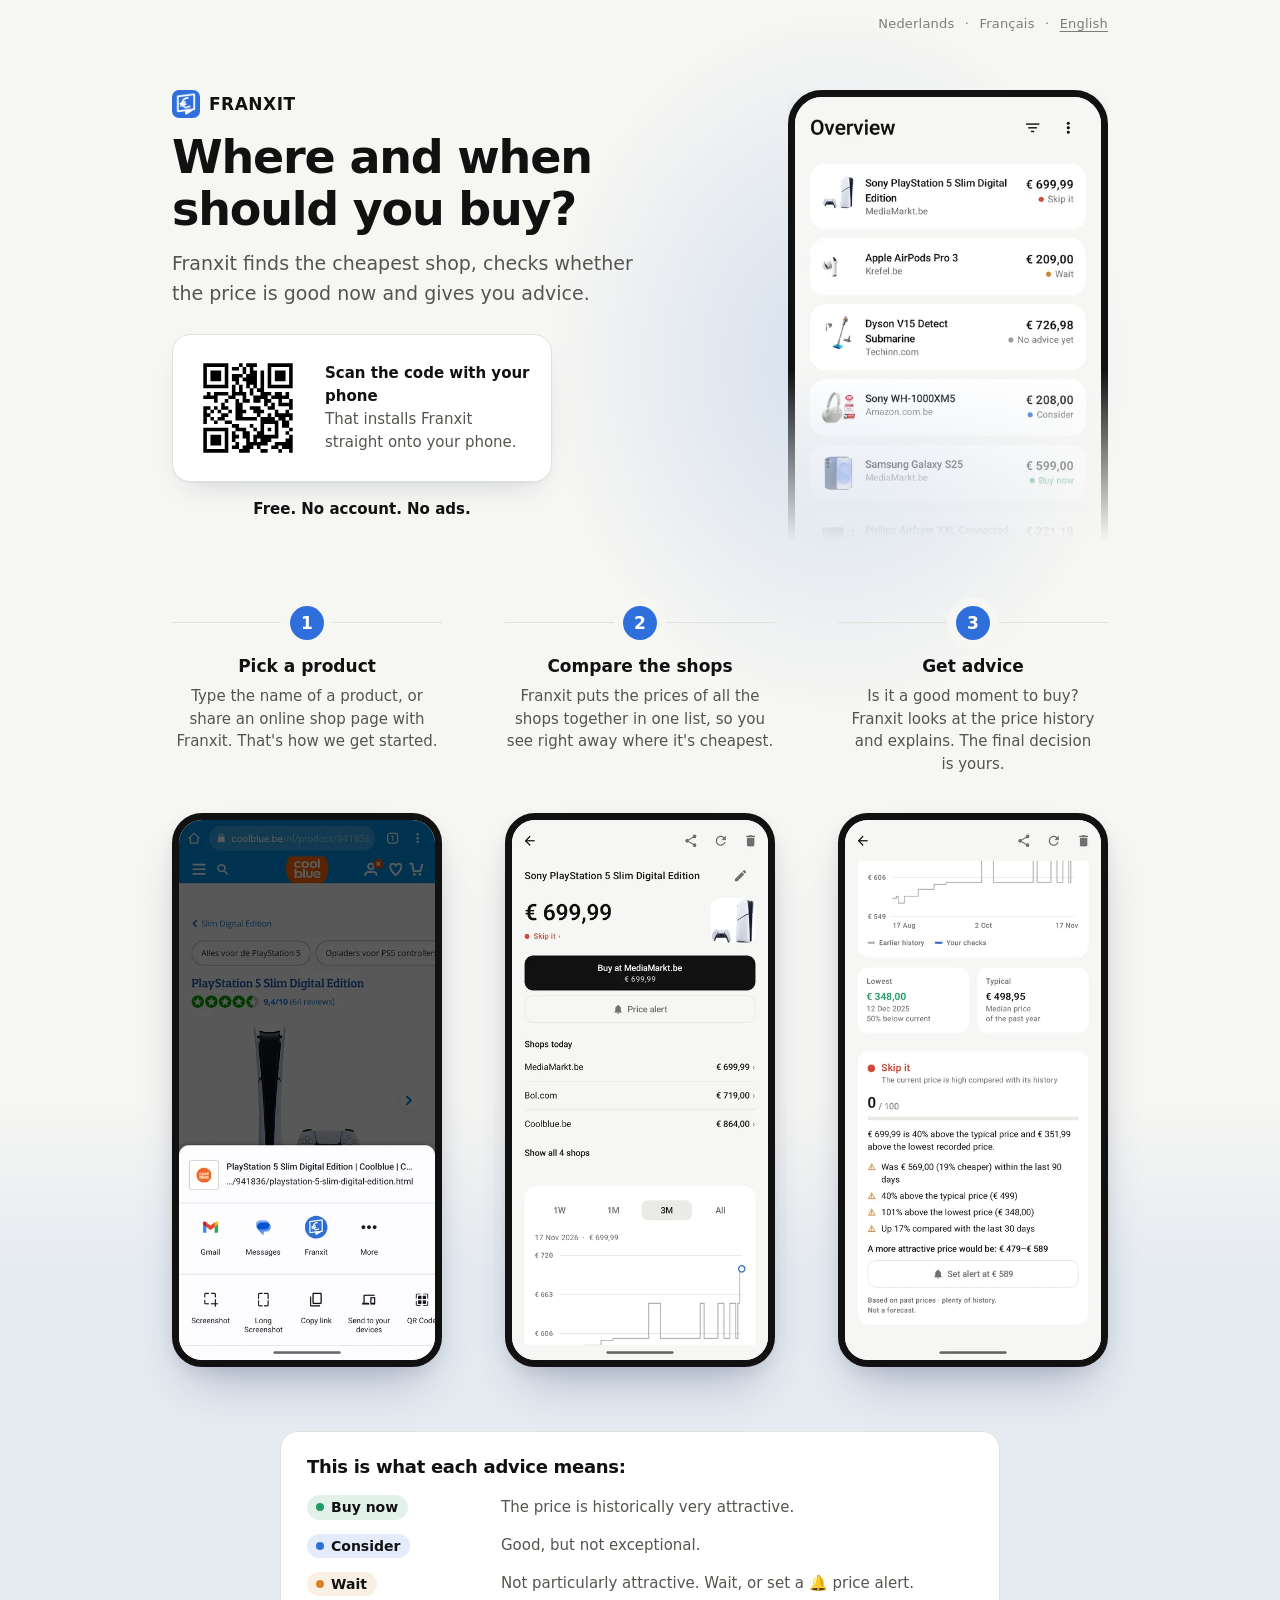
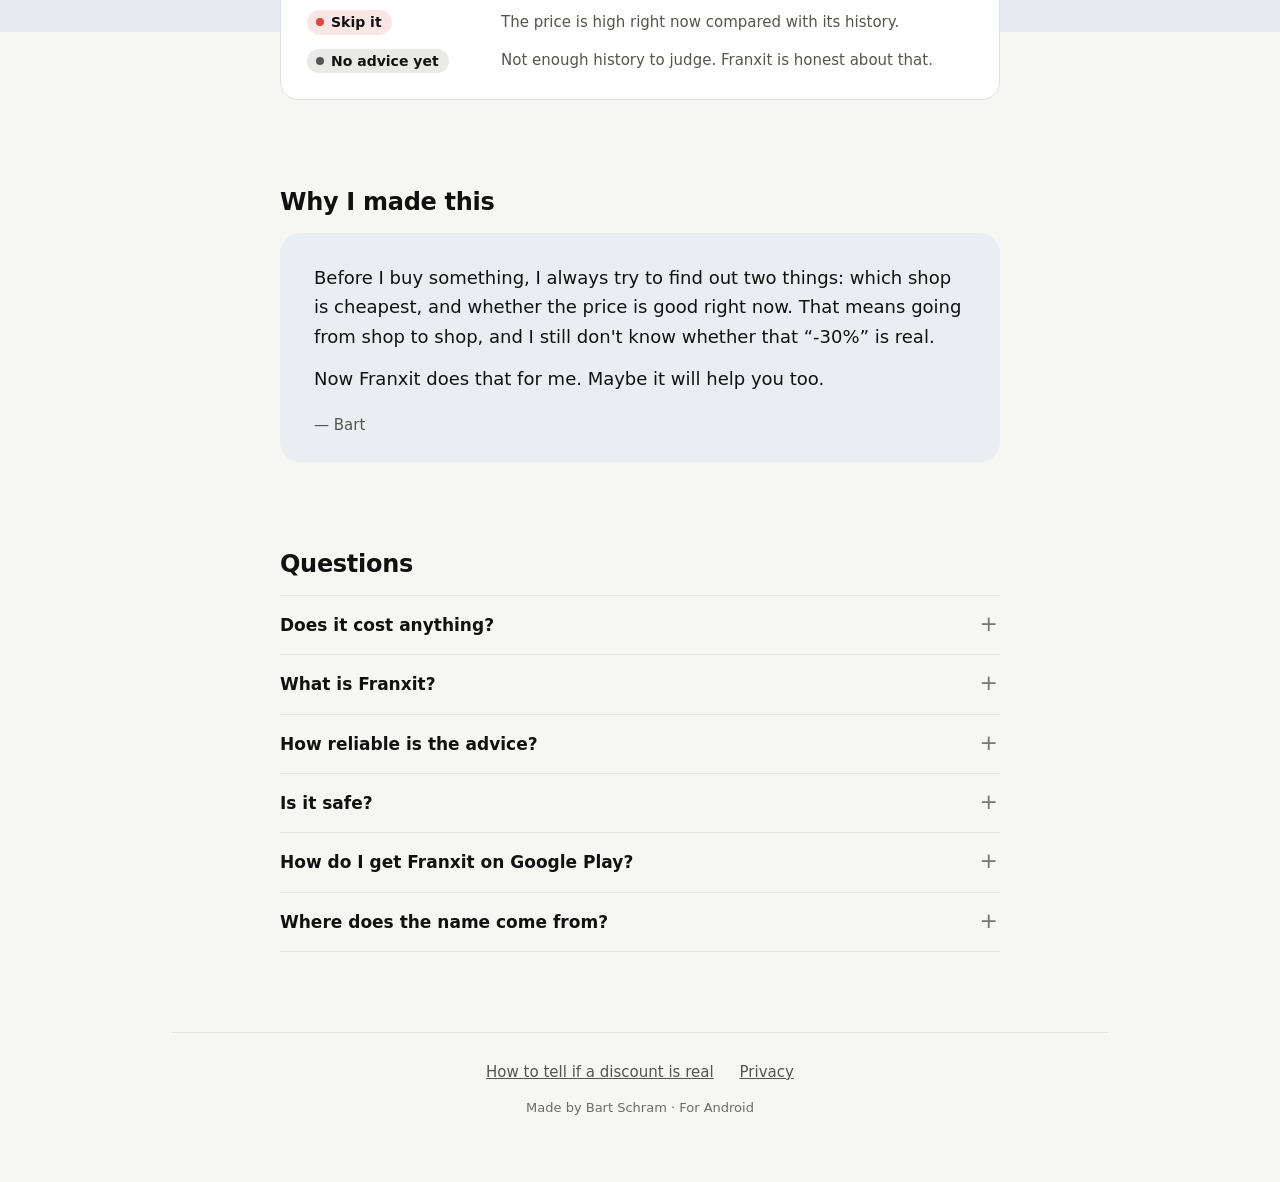
<file: index.html>
<!doctype html>
<html lang="nl">
<head>
<meta charset="utf-8">
<meta name="viewport" content="width=device-width, initial-scale=1">
<title>Franxit – gratis Android-app: waar en wanneer koop je best?</title>
<meta name="description" content="Zie in welke winkel het goedkoopst is en of de prijs nu goed zit: nu kopen of wachten. Gratis, zonder account en zonder reclame, voor Android.">
<meta name="theme-color" content="#2f6fdb">
<meta property="og:type" content="website">
<meta property="og:url" content="https://franxit.be/">
<meta property="og:locale" content="nl_BE">
<meta property="og:title" content="Franxit: waar en wanneer koop je best?">
<meta property="og:description" content="Zie in welke winkel het goedkoopst is en of de prijs nu goed zit: nu kopen of wachten. Gratis, zonder account en zonder reclame, voor Android.">
<meta property="og:image" content="https://franxit.be/preview.png?v=3">
<meta property="og:image:width" content="1200">
<meta property="og:image:height" content="630">
<meta property="og:site_name" content="Franxit">
<meta property="og:image:alt" content="Franxit: waar en wanneer koop je best?">
<meta name="twitter:card" content="summary_large_image">
<meta name="twitter:title" content="Franxit: waar en wanneer koop je best?">
<meta name="twitter:description" content="Zie in welke winkel het goedkoopst is en of de prijs nu goed zit: nu kopen of wachten. Gratis, zonder account en zonder reclame, voor Android.">
<meta name="twitter:image" content="https://franxit.be/preview.png?v=3">
<link rel="canonical" href="https://franxit.be/">
<meta name="robots" content="index,follow,max-snippet:-1,max-image-preview:large,max-video-preview:-1">
<script type="application/ld+json">{"@context": "https://schema.org", "@type": "SoftwareApplication", "name": "Franxit", "url": "https://franxit.be/", "inLanguage": "nl", "applicationCategory": "ShoppingApplication", "operatingSystem": "Android 8.0 or newer", "description": "Zie in welke winkel het goedkoopst is en of de prijs nu goed zit: nu kopen of wachten. Gratis, zonder account en zonder reclame, voor Android.", "image": "https://franxit.be/icon.png", "installUrl": "https://play.google.com/store/apps/details?id=com.bartschram.franxit", "offers": {"@type": "Offer", "price": "0", "priceCurrency": "EUR"}, "screenshot": ["https://franxit.be/screens/share.webp", "https://franxit.be/screens/nl/overview.webp", "https://franxit.be/screens/nl/advice.webp", "https://franxit.be/screens/nl/details.webp"], "featureList": ["Kies een product", "Vergelijk de winkels", "Krijg advies", "Volg het op"], "dateModified": "2026-11-20"}</script>
<script type="application/ld+json">{"@context": "https://schema.org", "@type": "WebSite", "name": "Franxit", "url": "https://franxit.be/", "inLanguage": "nl"}</script>
<script type="application/ld+json">{"@context": "https://schema.org", "@type": "FAQPage", "inLanguage": "nl", "mainEntity": [{"@type": "Question", "name": "Kost het iets?", "acceptedAnswer": {"@type": "Answer", "text": "Nee. Geen abonnement en geen reclame."}}, {"@type": "Question", "name": "Wat is Franxit?", "acceptedAnswer": {"@type": "Answer", "text": "Franxit is een gratis Android-app voor wie iets wil kopen. Je kiest een product. Franxit zoekt de goedkoopste winkel, kijkt of de prijs nu goed zit en geeft advies, zoals “nu kopen” of “wachten”. Geen account en geen reclame."}}, {"@type": "Question", "name": "Hoe betrouwbaar is het advies?", "acceptedAnswer": {"@type": "Answer", "text": "Zo betrouwbaar als de prijsgeschiedenis. Heeft een product te weinig geschiedenis, dan zegt Franxit “Nog geen advies” in plaats van te gokken. Het advies rust op wat er al gebeurd is, niet op een voorspelling."}}, {"@type": "Question", "name": "Is het veilig?", "acceptedAnswer": {"@type": "Answer", "text": "Franxit vraagt enkel toegang tot internet en meldingen. Er is geen account en je producten blijven op je gsm. De app meet niets over hoe je ze gebruikt. Het volledige verhaal staat hier."}}, {"@type": "Question", "name": "Hoe krijg ik Franxit via Google Play?", "acceptedAnswer": {"@type": "Answer", "text": "Franxit zit nog in early access. Stuur een mailtje naar hello@franxit.be met het e-mailadres van je Google-account. Dan krijg je toegang en kan je de app installeren via Google Play. Is Franxit voor iedereen beschikbaar, dan staat het gewoon in de Play Store."}}, {"@type": "Question", "name": "Waar komt de naam vandaan?", "acceptedAnswer": {"@type": "Answer", "text": "Van de Belgische frank en het Engelse “sit”. Op je geld blijven zitten tot het de moeite is."}}]}</script>
<link rel="alternate" hreflang="nl" href="https://franxit.be/">
<link rel="alternate" hreflang="fr" href="https://franxit.be/fr/">
<link rel="alternate" hreflang="en" href="https://franxit.be/en/">
<link rel="alternate" hreflang="x-default" href="https://franxit.be/">
<link rel="icon" href="/favicon.ico" sizes="48x48">
<link rel="icon" type="image/png" href="icon.png" sizes="256x256">
<link rel="apple-touch-icon" href="icon.png">
<script>try{if(!localStorage.getItem("lang")){var l=(navigator.language||"").slice(0,2);if(l==="fr")location.replace("/fr/");else if(l==="en")location.replace("/en/");}}catch(e){}</script>
<script>(function(){var u=navigator.userAgent||"",d=document.documentElement;d.className=/iPhone|iPad|iPod/.test(u)||(/Macintosh/.test(u)&&navigator.maxTouchPoints>1)?"ios":/Android/.test(u)?"android":"desktop";})();</script>
<style>
  :root {
    --bg: #f6f6f3; --card: #ffffff; --ink: #111111; --muted: #5d5d58; --line: #e2e2dc;
    --blue: #2f6fdb; --on-blue: #ffffff; --green: #1f9d61; --orange: #d9822b; --red: #d9483b;
    --track: #e6e6e0;
  }
  @media (prefers-color-scheme: dark) {
    :root { --bg: #0f0f10; --card: #1a1a1c; --ink: #f2f2ee; --muted: #a2a29c; --line: #2c2c2f; --track: #2e2e31; }
  }
  * { box-sizing: border-box; }
  /* No lonely words at the end of a line: short texts are balanced, longer ones kept even. */
  h1, h2, .lead, .sub, .note, .calm, .source, figcaption, .feature strong, .advice .what, summary { text-wrap: balance; }
  p, li, .feature p, details p, .advice p { text-wrap: pretty; }
  html { scroll-behavior: smooth; }
  body { margin: 0; background: var(--bg); color: var(--ink); font: 17px/1.55 system-ui, -apple-system, "Segoe UI", Roboto, sans-serif; }
  main { max-width: 1200px; margin: 0 auto; padding: 0 22px 64px; }
  .narrow { max-width: none; }
  a { color: var(--blue); }

  .hero { padding: 36px 0 8px; text-align: center; }
  .hero-shot { margin: 34px auto 0; width: 230px; height: 300px; overflow: hidden; -webkit-mask-image: linear-gradient(#000 70%, transparent); mask-image: linear-gradient(#000 70%, transparent); }
  .hero-shot img { display: block; width: 100%; height: auto; border: 7px solid #111; border-radius: 34px; box-shadow: 0 8px 24px rgba(0,0,0,.14); background: var(--card); }
  @media (min-width: 900px) {
    .hero { display: grid; grid-template-columns: 1fr 340px; gap: 96px; align-items: center; text-align: left; padding: 40px 0 0; }
    .hero-shot { margin: 0; width: 380px; height: 590px; overflow: hidden; -webkit-mask-image: linear-gradient(#000 80%, transparent); mask-image: linear-gradient(#000 80%, transparent); }
    .hero .lead { margin-left: 0; }
    h1 { font-size: 56px; }
    .lead { font-size: 21px; }
    h2 { margin-top: 96px; font-size: 28px; }
    .desktop .qr { max-width: 520px; }
    .qr img { width: 160px; height: 160px; }
    .hero .calm, .hero .source { max-width: 520px; }
    .desktop .copy { display: block; width: 100%; max-width: 440px; text-align: center; }
    .desktop .qr, .calm, .source { margin-left: 0; margin-right: 0; text-align: left; }
    .desktop .hero .qr { margin: 0 0 14px; }
    .hero .calm, .hero .source { margin-left: 0; margin-right: 0; max-width: 440px; text-align: center; }
  }
  .logo { width: 84px; height: 84px; border-radius: 21px; display: block; margin: 0 auto 18px; box-shadow: 0 6px 20px rgba(47,111,219,.28); }
  .brand { display: flex; align-items: center; justify-content: center; gap: 9px; font-weight: 700; letter-spacing: .5px; color: var(--ink); margin: 0 0 14px; }
  .brand img { width: 28px; height: 28px; border-radius: 7px; }
  @media (min-width: 900px) { .brand { justify-content: flex-start; } }
  h1 { font-size: 36px; line-height: 1.12; margin: 0 0 14px; letter-spacing: -0.6px; }
  .lead { color: var(--muted); font-size: 19px; margin: 0 auto 26px; max-width: 540px; }
  .get { display: block; max-width: 440px; margin: 0 auto; text-align: left; text-decoration: none; color: var(--ink); background: var(--card); border: 1px solid var(--line); border-radius: 18px; padding: 16px; }
  .get-top { display: flex; align-items: center; gap: 14px; }
  .get-icon { width: 52px; height: 52px; border-radius: 13px; flex: none; }
  .get-text strong { display: block; font-size: 18px; line-height: 1.25; }
  .get-text small { display: block; color: var(--muted); font-size: 14px; line-height: 1.4; margin-top: 3px; }
  .get-text small span { display: block; white-space: nowrap; }
  .get-text small #meta:empty, .get-text small #meta:not(.on) { display: none; }
  .get-go { display: block; margin-top: 14px; text-align: center; background: var(--blue); color: var(--on-blue); font-weight: 600; font-size: 17px; padding: 12px; border-radius: 12px; }
  .get:hover .get-go { filter: brightness(1.06); }
  .source { color: var(--muted); font-size: 14px; text-align: center; margin: 6px auto 0; max-width: 440px; }
  .version { color: var(--muted); font-size: 14px; text-align: center; margin: 10px 0 0; min-height: 1.4em; }
  .calm { color: var(--ink); font-size: 15px; font-weight: 600; text-align: center; margin: 16px auto 0; max-width: 420px; }

  .ios-note, .qr { display: none; }
  .ios .ios-note { display: block; max-width: 440px; margin: 0 auto 14px; background: var(--card); border: 1px solid var(--line); border-radius: 14px; padding: 12px 16px; font-size: 15px; color: var(--muted); text-align: left; }
  .ios .get, .ios .source { display: none; }
  .desktop .qr { display: flex; align-items: center; gap: 16px; max-width: 440px; margin: 0 auto 14px; text-align: left; color: var(--muted); font-size: 15px; background: var(--card); border: 1px solid var(--line); border-radius: 18px; padding: 14px 16px; }
  .qr strong { color: var(--ink); }
  .qr img { width: 124px; height: 124px; flex: none; background: #fff; image-rendering: pixelated; }
.steps { list-style: none; padding: 0; margin: 20px 0 0; display: grid; gap: 20px; counter-reset: s; }
  .steps li { counter-increment: s; display: grid; grid-template-columns: 34px 1fr; gap: 14px; align-items: start; margin: 0; }
  .steps li::before { content: counter(s); width: 34px; height: 34px; border-radius: 50%; background: var(--blue); color: var(--on-blue); font-weight: 700; display: grid; place-items: center; }
  @media (min-width: 900px) { .steps { grid-template-columns: repeat(3, 1fr); gap: 32px; } .steps li { grid-template-columns: 1fr; gap: 12px; align-content: start; } }
    .steps strong { display: block; }
  a:focus-visible, summary:focus-visible { outline: 3px solid var(--blue); outline-offset: 3px; border-radius: 6px; }
  .steps span { color: var(--muted); font-size: 15px; }
  .dl2 { display: block; max-width: 440px; margin: 16px auto 0; text-align: center; background: var(--blue); color: var(--on-blue); font-weight: 600; padding: 12px; border-radius: 12px; text-decoration: none; }
  .ios .dl2, .desktop .dl2, .desktop .get, .desktop .source { display: none; }
  .share { display: inline-block; margin-top: 10px; }

  h2 { font-size: 24px; line-height: 1.2; margin: 64px 0 8px; letter-spacing: -0.3px; }
  .sub { color: var(--muted); margin: 0 0 20px; }
  .note { color: var(--muted); font-size: 14px; margin: 12px 0 0; }

  /* The advice card, as the app shows it */
  .advice { background: var(--card); border: 1px solid var(--line); border-radius: 20px; padding: 18px 20px; }
  .advice .head { display: flex; align-items: flex-start; gap: 10px; }
  .advice .dot { flex: none; width: 10px; height: 10px; border-radius: 50%; background: var(--green); margin-top: 9px; }
  .advice .title { font-size: 21px; font-weight: 600; color: var(--green); line-height: 1.3; }
  .advice .what { color: var(--muted); font-size: 14px; margin-top: 1px; }
  .bar { margin: 14px 0 12px; height: 8px; border-radius: 6px; background: var(--track); overflow: hidden; }
  .bar span { display: block; height: 100%; width: 82%; background: var(--green); border-radius: 6px; }
  .advice p { margin: 0 0 10px; font-size: 16px; }
  .reasons { list-style: none; padding: 0; margin: 0 0 12px; }
  .reasons li { position: relative; padding-left: 22px; margin: 0 0 6px; font-size: 15px; }
  .reasons li::before { content: "+"; position: absolute; left: 4px; top: 0; font-weight: 700; color: var(--green); }
  .advice .foot { color: var(--muted); font-size: 13px; margin: 0; }

  .shots { display: flex; gap: 14px; overflow-x: auto; scroll-snap-type: x mandatory; margin: 0 -22px; padding: 4px 22px 14px; scrollbar-width: none; }
  .shots::-webkit-scrollbar { display: none; }
  .phone { flex: 0 0 70%; scroll-snap-align: center; margin: 0; text-align: center; }
  .phone img { display: block; width: 100%; height: auto; border: 7px solid #111; border-radius: 30px; box-shadow: 0 8px 24px rgba(0,0,0,.14); background: var(--card); }
  .phone figcaption { color: var(--muted); font-size: 14px; margin-top: 10px; }
  .dots { display: flex; justify-content: center; gap: 7px; margin: 2px 0 0; }
  .dots span { width: 7px; height: 7px; border-radius: 50%; background: var(--line); }
  .dots span.on { background: var(--ink); }
  /* Tablet or a narrow window: two by two, nothing to scroll. On a computer all four in a row. */
  @media (min-width: 900px) { .shots { display: grid; grid-template-columns: 1fr 1fr; gap: 24px; overflow: visible; margin: 0; padding: 4px 0 14px; } .phone { flex: none; } .dots { display: none; } }
  @media (min-width: 900px) { .shots { grid-template-columns: repeat(3, minmax(0, 330px)); justify-content: space-between; } .phone { max-width: 330px; } }
    /* The advice names: the label with its dot, and its explanation under it. The same on every screen and in every language. */
  /* The five advice names as coloured labels, each with its explanation. The same on every screen and language. */
  .advice-h { margin: 36px 0 14px; font-weight: 700; font-size: 17px; }
  .legend { list-style: none; padding: 0; margin: 0; display: grid; gap: 12px; }
  .legend li { display: grid; grid-template-columns: 1fr; gap: 3px; margin: 0; font-size: 15px; line-height: 1.45; }
  .legend strong { justify-self: start; display: inline-flex; align-items: center; gap: 7px; padding: 2px 10px 2px 9px; border-radius: 999px; font-size: 14px; font-weight: 600; background: color-mix(in srgb, var(--c) 13%, transparent); }
  .legend i { flex: none; width: 8px; height: 8px; border-radius: 50%; background: var(--c); }
  .legend span { color: var(--muted); }
  @media (min-width: 900px) { .legend li { grid-template-columns: 170px 1fr; gap: 16px; align-items: center; } }

    .features { display: grid; gap: 28px 40px; grid-template-columns: 1fr; padding: 0; margin: 0; list-style: none; }
  @media (min-width: 560px) { .features { grid-template-columns: 1fr 1fr; } }
  @media (min-width: 900px) { .features { grid-template-columns: repeat(4, 1fr); } }
  .feature { margin: 0; padding-top: 14px; border-top: 1px solid var(--line); }
  .feature strong { display: block; font-size: 17px; margin-bottom: 4px; text-wrap: wrap; }
  .feature p { margin: 0; color: var(--muted); font-size: 15px; }

  /* The story: plain text, no panel. */
  .story p { font-size: 17px; line-height: 1.65; margin: 0 0 12px; }
  @media (min-width: 900px) { .story p { font-size: 18px; } }
  .signature { color: var(--muted); font-size: 15px !important; margin: 16px 0 0 !important; }
  .signature::before { content: "— "; }

    .card { background: var(--card); border: 1px solid var(--line); border-radius: 18px; padding: 18px 20px; }
  .card p { margin: 0 0 10px; } .card p:last-child { margin: 0; }
  ol { padding-left: 22px; margin: 0; } li { margin: 0 0 10px; }
  .small { color: var(--muted); font-size: 15px; }

  details { border-top: 1px solid var(--line); padding: 0; margin: 0; }
  details:last-of-type { border-bottom: 1px solid var(--line); }
  summary { cursor: pointer; font-weight: 600; padding: 16px 0; list-style: none; position: relative; padding-right: 28px; }
  summary::-webkit-details-marker { display: none; }
  summary::after { content: "+"; position: absolute; right: 2px; top: 11px; font-size: 22px; font-weight: 400; color: var(--muted); }
  details[open] summary::after { content: "–"; }
  details p { margin: 0 0 14px; color: var(--muted); }

  footer { margin-top: 56px; color: var(--muted); font-size: 14px; text-align: center; }
  footer p { margin: 0 0 6px; }
  footer a { color: var(--muted); }

  /* The language choice: there for whoever looks for it, not competing with the page. */
  .langs { text-align: right; font-size: 13px; padding-top: 6px; color: var(--muted); opacity: .75; letter-spacing: .2px; }
  .langs { margin-right: -6px; }
  .langs a { color: var(--muted); text-decoration: none; display: inline-block; padding: 8px 6px; }
  .langs a:hover { text-decoration: underline; opacity: 1; }
  .langs b { color: var(--muted); font-weight: 500; display: inline-block; padding: 8px 6px; text-decoration: underline; text-underline-offset: 3px; }

  /* On a computer the whole width is used: the blocks sit side by side instead of in one narrow column. */
  @media (min-width: 900px) {
    .legend { grid-template-columns: repeat(5, 1fr); gap: 28px; }
    .legend li { grid-template-columns: 1fr; gap: 8px; align-items: start; align-content: start; }
    .story { display: grid; grid-template-columns: 1.5fr 1fr; column-gap: 64px; padding: 34px 40px 30px 36px; }
    .story::before { left: 32px; }
    .story p { margin: 0; }
    .story p:first-of-type { grid-row: 1 / span 2; }
    .story p:nth-of-type(2) { padding-top: 14px; align-self: start; font-size: 22px; line-height: 1.5; }
    .story .signature { align-self: end; margin: 0 !important; }
    .install { padding: 26px 32px; }
    .install ol { display: grid; grid-template-columns: repeat(3, 1fr); gap: 36px; list-style: none; padding: 0; counter-reset: i; }
    .install ol li { counter-increment: i; margin: 0; }
    .install ol li::before { content: counter(i); display: grid; place-items: center; width: 30px; height: 30px; border-radius: 50%; background: var(--blue); color: var(--on-blue); font-weight: 700; margin-bottom: 10px; }
    .install .small { margin-top: 22px !important; }
    .faq { display: grid; grid-template-columns: 1fr 1fr; column-gap: 56px; align-items: start; }
    .faq details:last-of-type { border-bottom: 0; }
    .faq details:nth-last-of-type(-n+2) { border-bottom: 1px solid var(--line); }
  }

  @media (min-width: 900px) { footer { margin-top: 80px; padding-top: 28px; border-top: 1px solid var(--line); } }

  /* Each screen has its step on top. */
  .step { display: grid; grid-template-columns: 34px 1fr; gap: 14px; align-items: start; text-align: left; margin-bottom: 18px; }
  .step b { width: 34px; height: 34px; border-radius: 50%; background: var(--blue); color: var(--on-blue); display: grid; place-items: center; }
  .step strong { display: block; }
  .step span { color: var(--muted); font-size: 15px; display: block; }
  .phone figcaption { display: none; }
  .minor { font-size: 20px; }
  .copy, .closing { display: none; }
  .copy { font: inherit; font-size: 14px; color: var(--muted); background: none; border: 0; padding: 8px 0 0; cursor: pointer; text-decoration: underline; text-underline-offset: 3px; }
  .desktop .copy { display: inline-block; }
  .desktop .closing { display: block; }
  .closing { margin: 96px 0 0; padding: 44px 24px; border-radius: 24px; text-align: center; background: color-mix(in srgb, var(--blue) 9%, var(--bg)); }
  .closing h2 { margin: 0 0 22px; }
  .closing-qr { display: inline-flex; align-items: center; gap: 22px; text-align: left; color: var(--muted); font-size: 15px; background: var(--card); border: 1px solid var(--line); border-radius: 18px; padding: 16px 22px; }
  .closing-qr strong { color: var(--ink); }
  .closing-qr img { width: 140px; height: 140px; image-rendering: pixelated; background: #fff; }
  @media (min-width: 900px) {
    .hero { grid-template-columns: minmax(0, 1fr) 380px; gap: 64px; }
    .hero-shot { position: relative; }
    .step { min-height: 92px; }
    .minor { margin-top: 80px; }
  }

  @media (min-width: 900px) { .desktop .hero .qr { max-width: 440px; } .desktop .hero .qr img { width: 150px; height: 150px; flex: none; } }

  .story { padding: 0; }
  @media (min-width: 900px) {
    .story { display: block; max-width: 760px; }
    .story p, .story p:nth-of-type(2) { font-size: 18px; line-height: 1.65; padding: 0; margin: 0 0 12px; grid-row: auto; }
  }
  details p { margin: 0 0 12px; }
  .install-steps { margin: 0 0 12px; padding-left: 22px; color: var(--muted); }
  .install-steps li { margin: 0 0 8px; }
  .install-steps strong { color: var(--ink); }

  /* Phone: the cards line up on the left margin, only the next one peeks in (faded), nothing is cut off on the left. */
  @media (max-width: 899px) {
    .shots { gap: 24px; scroll-padding-left: 22px; -webkit-mask-image: linear-gradient(to right, #000 86%, transparent); mask-image: linear-gradient(to right, #000 86%, transparent); }
    .shots.end { -webkit-mask-image: none; mask-image: none; }
    .phone { flex: 0 0 76%; scroll-snap-align: start; }
  }

  /* Every step text box is as tall as the tallest one, so the screens below start on the same line. */
  .phone { display: flex; flex-direction: column; }
  .step { flex: 1 1 auto; align-content: start; }
  .phone img { flex: none; }

  /* The overview: in the carousel as the last card on phones and tablets, big in the hero on a computer. */
  .step.plain { grid-template-columns: 1fr; }
  @media (max-width: 899px) { .hero-shot { display: none; } }
  @media (min-width: 900px) { .phone.extra { display: none; } }

  .wide .shots { margin-top: 56px; }
  @media (min-width: 900px) { .wide .shots { margin-top: 72px; } }

  /* The step text sits under its screen. */
  .step { margin: 18px 0 0; flex: none; }
  .phone img { order: 0; }

  /* Finishing touches */
  :root { --muted: #55554f; }
  @media (prefers-color-scheme: dark) { :root { --muted: #a8a8a2; } }
  .advice-h { margin-top: 48px; font-size: 18px; }
  @media (min-width: 900px) {
    .step span, .legend span, details p, .install-steps { font-size: 16px; }
    .legend li { font-size: 16px; }
    .advice-h { margin-top: 72px; }
    .hero-copy { padding-bottom: 28px; }
    .story { columns: 2; column-gap: 56px; max-width: none; display: block; }
    .story p { break-inside: avoid; }
    .story .signature { column-span: all; margin-top: 8px !important; }
    footer { display: flex; flex-wrap: wrap; justify-content: center; gap: 0; }
    footer p { margin: 0; }
    footer p + p::before { content: "·"; margin: 0 12px; }
  }
  @media (min-width: 900px) {
    footer .share { margin-top: 0; }
    .story p:nth-of-type(2) { font-size: 22px; line-height: 1.5; }
  }

  /* Polish: depth, a soft glow behind the hero phone, and phones that still show up in dark mode. */
  :root { color-scheme: light dark; }
  ::selection { background: color-mix(in srgb, var(--blue) 25%, transparent); }
  .hero { position: relative; }
  .phone img, .hero-shot img { box-shadow: 0 28px 50px -18px rgba(22, 44, 96, .30), 0 6px 16px rgba(0, 0, 0, .07); }
  .qr, .get, .ios .ios-note { box-shadow: 0 1px 2px rgba(0, 0, 0, .04), 0 14px 30px -18px rgba(22, 44, 96, .25); }
  .step b { box-shadow: 0 0 0 5px color-mix(in srgb, var(--blue) 14%, transparent); }
  @media (min-width: 900px) {
    .hero::before { content: ""; position: absolute; right: -20px; top: -30px; width: 580px; height: 700px; z-index: -1; pointer-events: none;
      background: radial-gradient(closest-side, color-mix(in srgb, var(--blue) 17%, transparent), transparent); }
    h1 { letter-spacing: -1.2px; }
    .hero-shot { -webkit-mask-image: linear-gradient(#000 62%, transparent); mask-image: linear-gradient(#000 62%, transparent); }
  }
  @media (prefers-color-scheme: dark) {
    .phone img, .hero-shot img { border-color: #3a3a40; box-shadow: 0 28px 50px -18px rgba(0, 0, 0, .8), 0 0 0 1px #4a4a52; }
    .qr, .get { box-shadow: none; }
  }
  .qr img { border-radius: 10px; }

  /* Dark mode: no grey fade on the hero phone, a clean rounded cut instead. */
  @media (prefers-color-scheme: dark) and (min-width: 900px) {
    .hero-shot { -webkit-mask-image: none; mask-image: none; border-radius: 36px; box-shadow: 0 0 0 1px #4a4a52, 0 28px 50px -18px rgba(0,0,0,.8); }
    .hero-shot img { box-shadow: none; border-bottom: 0; border-radius: 36px 36px 0 0; }
  }
  @media (min-width: 900px) { .story p:nth-of-type(2) { font-size: 18px; line-height: 1.65; } }
  .step { margin-top: 34px; }

  /* Steps: above their screen on tablet and computer; on a phone one shared caption under the carousel follows the screen in view. */
  .step { margin: 0 0 24px; flex: 1 1 auto; }
  .live { display: none; }
  @media (max-width: 899px) {
    .phone .step { display: none; }
    .phone { flex: 0 0 66%; }
    .live { display: block; margin-top: 18px; min-height: 96px; }
    .live .live-step { display: none; margin: 0; }
    .live .live-step.on { display: grid; }
  }
  @media (max-width: 899px) { .shots { padding-bottom: 36px; margin-bottom: -22px; } }

  @media (max-width: 899px) { .live { min-height: 128px; } }
  @media (max-width: 899px) { .dots { margin-top: 18px; } }
  /* Phone: the chosen screen snaps to the middle, a sliver of its neighbours on both sides. */
  @media (max-width: 899px) {
    .shots { padding-left: 17vw; padding-right: 17vw; scroll-padding: 0; gap: 20px;
      -webkit-mask-image: linear-gradient(to right, transparent, #000 9%, #000 91%, transparent); mask-image: linear-gradient(to right, transparent, #000 9%, #000 91%, transparent); }
    .shots.end { -webkit-mask-image: linear-gradient(to right, transparent, #000 9%, #000 91%, transparent); mask-image: linear-gradient(to right, transparent, #000 9%, #000 91%, transparent); }
    .phone { flex: 0 0 66vw; scroll-snap-align: center; }
  }
  /* Phone: tighter rhythm between the blocks, and the shared caption is only as tall as its longest step. */
  @media (max-width: 899px) {
    .live { display: grid; min-height: 0; margin-top: 10px; }
    .live .live-step, .live .live-step.on { display: grid; grid-area: 1 / 1; visibility: hidden; }
    .live .live-step.on { visibility: visible; }
    .wide .shots { margin-top: 36px; }
    .advice-h { margin-top: 36px; }
    h2 { margin-top: 44px; }
    .dots { margin-top: 14px; }
    footer { margin-top: 40px; }
  }

  /* Desktop: a narrower, centred column. The FAQ, story and legend stack instead of sitting side by side. */
  @media (min-width: 900px) {
    main { max-width: 980px; }
    .hero { grid-template-columns: minmax(0, 1fr) 320px; gap: 56px; }
    .hero-shot { width: 320px; height: 500px; }
    h1 { font-size: 46px; }
    .shots { grid-template-columns: repeat(3, minmax(0, 270px)); }
    .phone { max-width: 270px; }
    .narrow { max-width: 720px; margin-left: auto; margin-right: auto; }
    .legend { grid-template-columns: 1fr; gap: 14px; max-width: 720px; margin-left: auto; margin-right: auto; }
    .advice-h { max-width: 720px; margin-left: auto; margin-right: auto; }
    .legend li { grid-template-columns: 190px 1fr; gap: 18px; align-items: center; }
    .story { columns: 1; max-width: none; }
    .story p, .story p:nth-of-type(2) { font-size: 18px; }
    .faq { grid-template-columns: 1fr; }
    .faq details:nth-last-of-type(-n+2) { border-bottom: 0; }
    .faq details:last-of-type { border-bottom: 1px solid var(--line); }
  }

  .sr-only { position: absolute; width: 1px; height: 1px; margin: -1px; padding: 0; overflow: hidden; clip: rect(0 0 0 0); white-space: nowrap; border: 0; }

  /* Desktop and tablet: each step is anchored to its screen, same width, with a thin rule on top; less air above. */
  @media (min-width: 900px) {
    .phone .step { width: 100%; padding-top: 16px; border-top: 1px solid var(--line); margin-bottom: 20px; align-content: start; }
    .step b { box-shadow: none; }
    .wide .shots { margin-top: 48px; }
  }

  /* Footer: the links on one line, the small print under it. */
  footer, footer p { display: block; }
  footer .foot-links { display: flex; flex-wrap: wrap; justify-content: center; gap: 8px 26px; margin: 0 0 14px; font-size: 15px; }
  footer .foot-links a { margin: 0; white-space: nowrap; }
  footer .foot-meta { margin: 0; font-size: 13px; opacity: .85; }
  footer p + p::before { content: none; }
  @media (max-width: 899px) { footer .foot-links { flex-direction: column; align-items: center; gap: 10px; } }

  @media (max-width: 899px) { .dots { margin-top: 4px; } .live { margin-top: 28px; } }
  @media (max-width: 899px) { .shots { padding-bottom: 72px; margin-bottom: -58px; } }

  /* Last refinements: fewer questions, the legend as a quiet card on desktop, the story as a soft panel, the date on its own line. */
  .story { background: color-mix(in srgb, var(--blue) 6%, var(--bg)); border-radius: 20px; padding: 24px 24px 18px; }
  .story p:last-child { margin-bottom: 0; }
  #updated { display: block; margin-top: 4px; }
  @media (min-width: 900px) {
    .legend-card { max-width: none; margin: 72px 0 0; background: var(--card); border: 1px solid var(--line); border-radius: 18px; padding: 26px 30px 28px; }
    .legend-card .advice-h { margin: 0 0 18px; max-width: none; }
    .legend-card .legend { max-width: none; margin: 0; }
    .hero-shot { height: 450px; }
    .story { padding: 30px 34px 24px; }
  }

  /* Phone: label on the left, explanation on the right, so the list is about half as tall. */
  @media (max-width: 899px) {
    .legend { gap: 16px; }
    .legend li { grid-template-columns: 42% 1fr; gap: 14px; align-items: start; font-size: 15px; line-height: 1.45; }
    .legend strong { white-space: normal; align-items: center; }
    .legend span { padding-top: 2px; }
  }
  @media (max-width: 899px) { .legend li { grid-template-columns: 40% 1fr; gap: 12px; } .legend strong { border-radius: 16px; padding: 4px 11px 4px 10px; } }
  /* Phone, second attempt: a plain coloured dot and bold label, the explanation right under it; no pills, tight rhythm. */
  @media (max-width: 899px) {
    .legend { gap: 14px; }
    .legend li { grid-template-columns: 1fr; gap: 1px; font-size: 15px; line-height: 1.45; }
    .legend strong { background: none; border-radius: 0; padding: 0; gap: 9px; font-size: 16px; display: flex; justify-self: start; }
    .legend i { width: 9px; height: 9px; }
    .legend span { padding: 0 0 0 18px; }
  }

  /* Phone: the phone is sized to the available height so it and its caption fit together (see the nudge in the page script). */
  @media (max-width: 899px) {
    .shots { --pw: min(66vw, 360px, calc((100svh - 190px) / 2.05)); padding-left: calc((100vw - var(--pw)) / 2); padding-right: calc((100vw - var(--pw)) / 2); }
    .phone { flex: 0 0 var(--pw); }
  }

  /* Desktop refinements: hero text and phone share their top edge, even spacing before the legend, one-line footer, the money question first. */
  @media (min-width: 900px) {
    .hero { align-items: start; }
    .hero-copy { padding-bottom: 0; }
    .legend-card { margin-top: 48px; }
    footer .foot-meta #updated { display: inline; margin: 0; }
    footer .foot-meta #updated:not(:empty)::before { content: " · "; }
  }

  .ios-note .ios-b { display: block; margin-top: 6px; }

  /* Desktop legend: every row is as tall as the tallest, so the labels sit at an even distance. */
  @media (min-width: 900px) {
    .legend-card .legend { gap: 14px; }
    .legend-card .legend li { grid-template-columns: 190px 1fr; }
    .legend-card .legend li { align-items: center; align-content: center; }
  }

  /* Desktop polish: no lone words on the last line of a step, a hover cue on the questions, a slightly higher start, equal section headings. */
  @media (min-width: 900px) {
    .step span { text-wrap: pretty; }
    summary::after { right: 2px; color: var(--ink); opacity: .55; }
    summary:hover { color: var(--blue); }
    summary:hover::after { opacity: 1; }
    details[open] summary::after { opacity: 1; }
    .hero { padding-top: 22px; }
    .wide .shots { margin-top: 40px; }
    h2, .minor { font-size: 24px; margin-top: 88px; margin-bottom: 16px; }
  }

  /* Desktop: number and title on one line, the text under them over the full column width, so it stays short (three lines). */
  @media (min-width: 900px) {
    .phone .step > div { display: contents; }
    .phone .step { grid-template-columns: 34px 1fr; column-gap: 14px; row-gap: 8px; align-items: center; }
    .phone .step strong { grid-column: 2; align-self: center; }
    .phone .step span { grid-column: 1 / -1; }
    .phone .step { min-height: 0; }
  }
  @media (min-width: 900px) { .phone .step span { font-size: 15px; line-height: 1.5; } }

  /* Desktop, final: the number sits centred on the thin line above each step, title and text centred under it. */
  @media (min-width: 900px) {
    .phone .step { display: block; position: relative; text-align: center; padding-top: 30px; }
    .phone .step > div { display: block; }
    .phone .step b { position: absolute; top: -17px; left: 50%; transform: translateX(-50%); box-shadow: 0 0 0 9px var(--bg); }
    .phone .step strong { display: block; margin-bottom: 6px; }
    .phone .step span { display: block; max-width: 270px; margin: 0 auto; }
  }
  @media (min-width: 900px) { .wide .shots { margin-top: 68px; } }
  @media (min-width: 900px) { .wide .shots { margin-top: 88px; } }
  @media (min-width: 900px) { .phone .step { margin-bottom: 38px; } }

  /* Desktop: a smaller QR code and a narrower card around it. */
  @media (min-width: 900px) {
    .desktop .hero .qr { max-width: 380px; padding: 14px 20px 14px 16px; gap: 18px; }
    .desktop .hero .qr img { width: 118px; height: 118px; }
    .hero .calm, .hero .source { max-width: 380px; }
  }
  @media (min-width: 900px) { .hero { padding-top: 48px; } }
  @media (min-width: 900px) { .wide .shots { margin-top: 78px; } }

  /* Desktop: the legend card has the same width as the story and the questions under it. */
  @media (min-width: 900px) {
    .legend-card { max-width: 720px; margin-left: auto; margin-right: auto; padding: 24px 26px 26px; }
    .legend-card .legend li { grid-template-columns: 182px 1fr; gap: 12px; }
    .legend-card .legend li span { font-size: 15px; }
  }
  @media (min-width: 900px) { .legend-card { margin-top: 74px; } }

  /* The band: full width, light blue like the story panel; it starts two thirds down the phones and ends three quarters down the legend card. */
  html { overflow-x: clip; }
  .bandwrap { position: relative; isolation: isolate; }
  @media (min-width: 900px) {
    .bandwrap::before { content: ""; position: absolute; z-index: -1; left: 50%; width: 100vw; margin-left: -50vw; top: var(--band-top, 0); height: var(--band-h, 0);
      background: linear-gradient(to bottom, transparent 0, color-mix(in srgb, var(--blue) 8%, var(--bg)) 170px); }
  }
  @media (min-width: 900px) { .legend-card { margin-top: 50px; } }

  /* Phone rhythm: more air between the blocks, a heading sits closer to its own content than to the block above, a bit more room around the buttons. */
  @media (max-width: 899px) {
    h2 { margin-top: 60px; margin-bottom: 14px; }
    .advice-h { margin-top: 46px; margin-bottom: 16px; }
    .hero .lead { margin-bottom: 30px; }
    .calm { margin-top: 18px; }
    .dl2 { margin-top: 30px; }
    footer { margin-top: 44px; }
  }

  /* Footer. Desktop: the small print on one line with dots. Phone: a thin rule, the links side by side, every small-print line a complete sentence. */
  footer .foot-meta span { display: inline; }
  @media (min-width: 900px) {
    footer .foot-meta span + span::before { content: " · "; }
    footer .foot-meta #updated:empty::before { content: none; }
  }
  @media (max-width: 899px) {
    footer { margin-top: 48px; padding-top: 28px; border-top: 1px solid var(--line); }
    footer .foot-links { flex-direction: row; flex-wrap: wrap; justify-content: center; gap: 10px 24px; margin-bottom: 18px; }
    footer .foot-meta span, footer .foot-meta #updated { display: block; margin: 0; line-height: 1.7; }
    footer .foot-meta #updated::before { content: none; }
    main { padding-bottom: 36px; }
  }
  @media (max-width: 899px) { .faq details:last-of-type { border-bottom: 0; } }
</style>
</head>
<body>
<main>

  <nav class="langs" aria-label="Language"><b>Nederlands</b> · <a href="/fr/" hreflang="fr" data-lang="fr">Français</a> · <a href="/en/" hreflang="en" data-lang="en">English</a></nav>

  <section class="hero">
   <div class="hero-copy">
    <p class="brand"><img src="icon.png" alt="" width="28" height="28">FRANXIT</p>
    <h1>Waar en wanneer koop je best?</h1>
    <p class="lead">Franxit zoekt de goedkoopste winkel, kijkt of de prijs nu goed zit en geeft je advies.</p>
    <p class="ios-note"><span>Franxit werkt helaas nog niet op iPhone.</span> <span class="ios-b">Heb je een Android-gsm? Ga daarmee naar franxit.be om het te installeren.</span></p>
    <div class="qr"><img src="qr.svg" alt="QR-code naar franxit.be" width="160" height="160"><span><strong>Scan de code met je gsm</strong><br>Dan installeer je Franxit meteen op je telefoon.</span></div>
    <a class="get" id="download" href="https://play.google.com/store/apps/details?id=com.bartschram.franxit">
      <span class="get-top">
        <img class="get-icon" src="icon.png" alt="">
        <span class="get-text"><strong>Franxit voor Android</strong><small><span>Android 8 of nieuwer</span></small></span>
      </span>
      <span class="get-go">Ophalen op Google Play</span>
    </a>
    <p class="calm">Gratis. Geen account. Geen reclame.</p>
    <p class="source">Franxit zit in early access. Toegang aanvragen kan via <a href="mailto:hello@franxit.be">hello@franxit.be</a>.</p>
   </div>
   <div class="hero-shot"><img src="screens/nl/overview.webp?v=0b0e60ac" alt="Franxit-overzicht met producten en hun advies" width="460" height="969" fetchpriority="high"></div>
  </section>

  <section class="wide">
  <h2 class="sr-only">Zo werkt het</h2>

  <div class="bandwrap" id="bandwrap">
  <div class="shots" id="shots">
    <figure class="phone"><div class="step"><b>1</b><div><strong>Kies een product</strong><span>Typ de naam van een product, of deel de pagina van een webshop met Franxit. Zo gaan we van start.</span></div></div><img src="screens/share.webp?v=479d4881" alt="Een winkelpagina delen met Franxit" width="460" height="969" loading="lazy"></figure>
    <figure class="phone"><div class="step"><b>2</b><div><strong>Vergelijk de winkels</strong><span>Franxit zet de prijzen van alle winkels onder elkaar, zodat je meteen ziet waar je het goedkoopst koopt.</span></div></div><img src="screens/nl/advice.webp?v=c82d7d6b" alt="Productscherm met de goedkoopste winkel" width="460" height="969" loading="lazy"></figure>
    <figure class="phone"><div class="step"><b>3</b><div><strong>Krijg advies</strong><span>Is het een goed moment om te kopen? Franxit legt uit, op basis van de prijsgeschiedenis. Jij beslist zelf.</span></div></div><img src="screens/nl/details.webp?v=efcc8a6c" alt="Advies met uitleg en prijsgeschiedenis" width="460" height="969" loading="lazy"></figure>
    <figure class="phone extra"><div class="step"><b>4</b><div><strong>Volg het op</strong><span>Al je producten op één scherm. Geef je maximumprijs aan en krijg een melding wanneer het zover is.</span></div></div><img src="screens/nl/overview.webp?v=0b0e60ac" alt="Franxit-overzicht met producten en hun advies" width="460" height="969" loading="lazy"></figure>
  </div>
  <div class="dots" id="dots" aria-hidden="true"><span></span><span></span><span></span><span></span></div>
  <div class="live" id="live" aria-live="polite">
    <div class="step live-step on"><b>1</b><div><strong>Kies een product</strong><span>Typ de naam van een product, of deel de pagina van een webshop met Franxit. Zo gaan we van start.</span></div></div>
    <div class="step live-step"><b>2</b><div><strong>Vergelijk de winkels</strong><span>Franxit zet de prijzen van alle winkels onder elkaar, zodat je meteen ziet waar je het goedkoopst koopt.</span></div></div>
    <div class="step live-step"><b>3</b><div><strong>Krijg advies</strong><span>Is het een goed moment om te kopen? Franxit legt uit, op basis van de prijsgeschiedenis. Jij beslist zelf.</span></div></div>
    <div class="step live-step"><b>4</b><div><strong>Volg het op</strong><span>Al je producten op één scherm. Geef je maximumprijs aan en krijg een melding wanneer het zover is.</span></div></div>
  </div>
  <div class="legend-card">
  <h2 class="advice-h">Dit betekent elk advies:</h2>
  <ul class="legend">
    <li><strong style="--c:var(--green)"><i></i>Nu kopen</strong><span>De prijs is historisch erg aantrekkelijk.</span></li>
    <li><strong style="--c:var(--blue)"><i></i>Overwegen</strong><span>Goed, maar niet uitzonderlijk.</span></li>
    <li><strong style="--c:var(--orange)"><i></i>Wachten</strong><span>Niet bijzonder aantrekkelijk. Wacht, of zet een 🔔 prijsalert.</span></li>
    <li><strong style="--c:var(--red)"><i></i>Beter niet</strong><span>De prijs is nu hoog vergeleken met de prijsgeschiedenis.</span></li>
    <li><strong style="--c:var(--muted)"><i></i>Nog geen advies</strong><span>Te weinig geschiedenis om te oordelen. Franxit is daar eerlijk over.</span></li>
  </ul>
  </div>
  </div>

  </section>

  <section class="narrow">
  <h2>Waarom ik dit maakte</h2>
  <div class="story">
    <p>Voor ik iets koop, probeer ik telkens twee dingen uit te zoeken: in welke winkel het goedkoopst is en of de prijs nu goed zit. Dat betekent winkel na winkel afgaan, en dan weet ik nog niet of die “-30%” wel echt is.</p>
    <p>Nu doet Franxit dat voor mij. Misschien helpt het jou ook.</p>
    <p class="signature">Bart</p>
  </div>

  <h2 class="minor">Vragen</h2>
  <div class="faq">
  <details>
    <summary>Kost het iets?</summary>
    <p>Nee. Geen abonnement en geen reclame.</p>
  </details>
  <details>
    <summary>Wat is Franxit?</summary>
    <p>Franxit is een gratis Android-app voor wie iets wil kopen. Je kiest een product. Franxit zoekt de goedkoopste winkel, kijkt of de prijs nu goed zit en geeft advies, zoals “nu kopen” of “wachten”. Geen account en geen reclame.</p>
  </details>
  <details>
    <summary>Hoe betrouwbaar is het advies?</summary>
    <p>Zo betrouwbaar als de prijsgeschiedenis. Heeft een product te weinig geschiedenis, dan zegt Franxit “Nog geen advies” in plaats van te gokken. Het advies rust op wat er al gebeurd is, niet op een voorspelling.</p>
  </details>
  <details>
    <summary>Is het veilig?</summary>
    <p>Franxit vraagt enkel toegang tot internet en meldingen. Er is geen account en je producten blijven op je gsm. De app meet niets over hoe je ze gebruikt. <a href="privacy.html#nl">Het volledige verhaal staat hier</a>.</p>
  </details>
  <details>
    <summary>Hoe krijg ik Franxit via Google Play?</summary>
    <p>Franxit zit nog in early access. Stuur een mailtje naar <a href="mailto:hello@franxit.be">hello@franxit.be</a> met het e-mailadres van je Google-account. Dan krijg je toegang en kan je de app installeren via Google Play. Is Franxit voor iedereen beschikbaar, dan staat het gewoon in de Play Store.</p>
  </details>
  <details>
    <summary>Waar komt de naam vandaan?</summary>
    <p>Van de Belgische frank en het Engelse “sit”. Op je geld blijven zitten tot het de moeite is.</p>
  </details>
  </div>

  <a class="dl2" href="https://play.google.com/store/apps/details?id=com.bartschram.franxit">Ophalen op Google Play</a>

  </section>

  <footer>
    <nav class="foot-links" aria-label="Links">
      <a href="/korting/">Hoe herken je een echte korting?</a>
      <a href="privacy.html#nl">Privacy</a>
    </nav>
    <p class="foot-meta"><span>Gemaakt door Bart Schram</span><span>Voor Android</span></p>
  </footer>
</main>
<script>
  // Remember a language chosen by hand, so the page doesn't switch it back.
  document.querySelectorAll(".langs a").forEach(function (a) {
    a.addEventListener("click", function () { try { localStorage.setItem("lang", a.getAttribute("data-lang")); } catch (e) {} });
  });
  try { localStorage.setItem("lang", "nl"); } catch (e) {}
  // Phone: when you stop scrolling with the phone screen in view (all but its last 10%) but its caption cut off at the bottom,
  // nudge the page down just enough to show it. Never upwards, never when it is already visible.
  (function () {
    var sh = document.getElementById("shots"), lv = document.getElementById("live");
    if (!sh || !lv || !window.matchMedia) return;
    var timer;
    function nudge() {
      if (!matchMedia("(max-width: 899px)").matches || matchMedia("(prefers-reduced-motion: reduce)").matches) return;
      var vh = window.innerHeight; if (vh < 520) return;
      var ph = sh.querySelector(".phone img"); if (!ph) return;
      var pr = ph.getBoundingClientRect(), top = sh.getBoundingClientRect().top, bottom = lv.getBoundingClientRect().bottom;
      if (pr.top < 0 || pr.bottom > vh + pr.height * 0.1 || top < 14) return;   // phone in view (its last 10% may still be below), never when already past it
      var need = bottom - (vh - 16), room = top - 14;               // how far to go, how far we may go
      var d = Math.min(need, room);
      if (d > 6) window.scrollBy({ top: d, behavior: "smooth" });
    }
    window.addEventListener("scroll", function () { clearTimeout(timer); timer = setTimeout(nudge, 160); }, { passive: true });
  })();
  // Desktop: a soft band behind the lower half of the phones and the whole legend card.
  (function () {
    var w = document.getElementById("bandwrap");
    if (!w || !window.matchMedia) return;
    function band() {
      var ph = w.querySelector(".phone img"), card = w.querySelector(".legend-card");
      if (!ph || !card || !matchMedia("(min-width: 900px)").matches) return;
      var wr = w.getBoundingClientRect(), p = ph.getBoundingClientRect(), c = card.getBoundingClientRect();
      var top = p.top - wr.top + p.height * 0.52, bottom = c.top - wr.top + c.height * 0.75;   // fades in from just over half of the phones, ends behind the legend card
      w.style.setProperty("--band-top", Math.round(top) + "px");
      w.style.setProperty("--band-h", Math.max(0, Math.round(bottom - top)) + "px");
    }
    band();
    window.addEventListener("resize", band);
    window.addEventListener("load", band);
    if (document.fonts && document.fonts.ready) document.fonts.ready.then(band);
    if (window.ResizeObserver) new ResizeObserver(band).observe(w);
  })();
  // A link to the install steps opens them.
  function openInstall() { if (location.hash === "#installeren") { var d = document.getElementById("installeren"); if (d) d.open = true; } }
  window.addEventListener("hashchange", openInstall);
  // Dots under the screens (phones only): which one is in view.
  (function () {
    var s = document.getElementById("shots"), d = document.querySelectorAll("#dots span");
    if (!s || !d.length) return;
    function mark() {
      var w = s.scrollWidth - s.clientWidth, i = w > 0 ? Math.round(s.scrollLeft / w * (d.length - 1)) : 0;
      d.forEach(function (x, n) { x.className = n === i ? "on" : ""; });
      s.className = "shots" + (w > 0 && s.scrollLeft >= w - 4 ? " end" : "");
      document.querySelectorAll("#live .live-step").forEach(function (x, n) { x.className = "step live-step" + (n === i ? " on" : ""); });
    }
    s.addEventListener("scroll", mark, { passive: true }); mark();
  })();
</script>
</body>
</html>
</file>
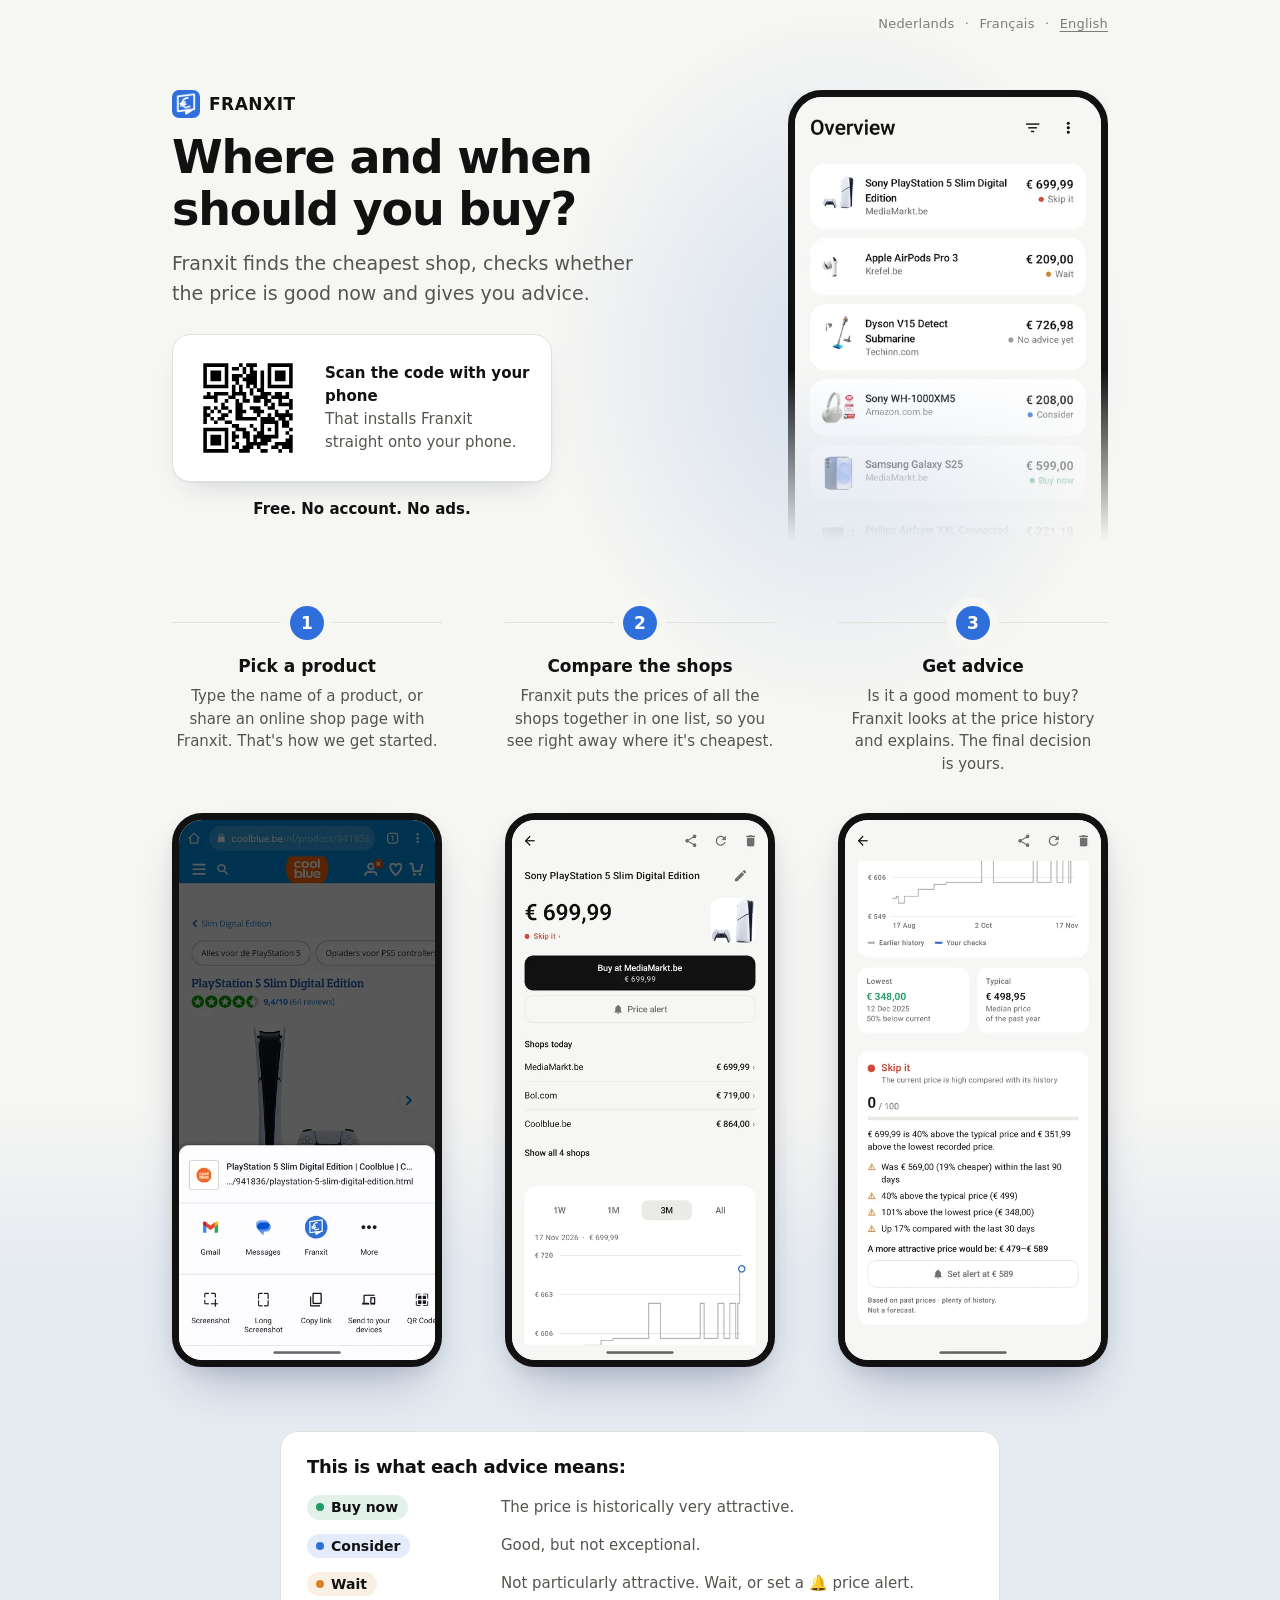
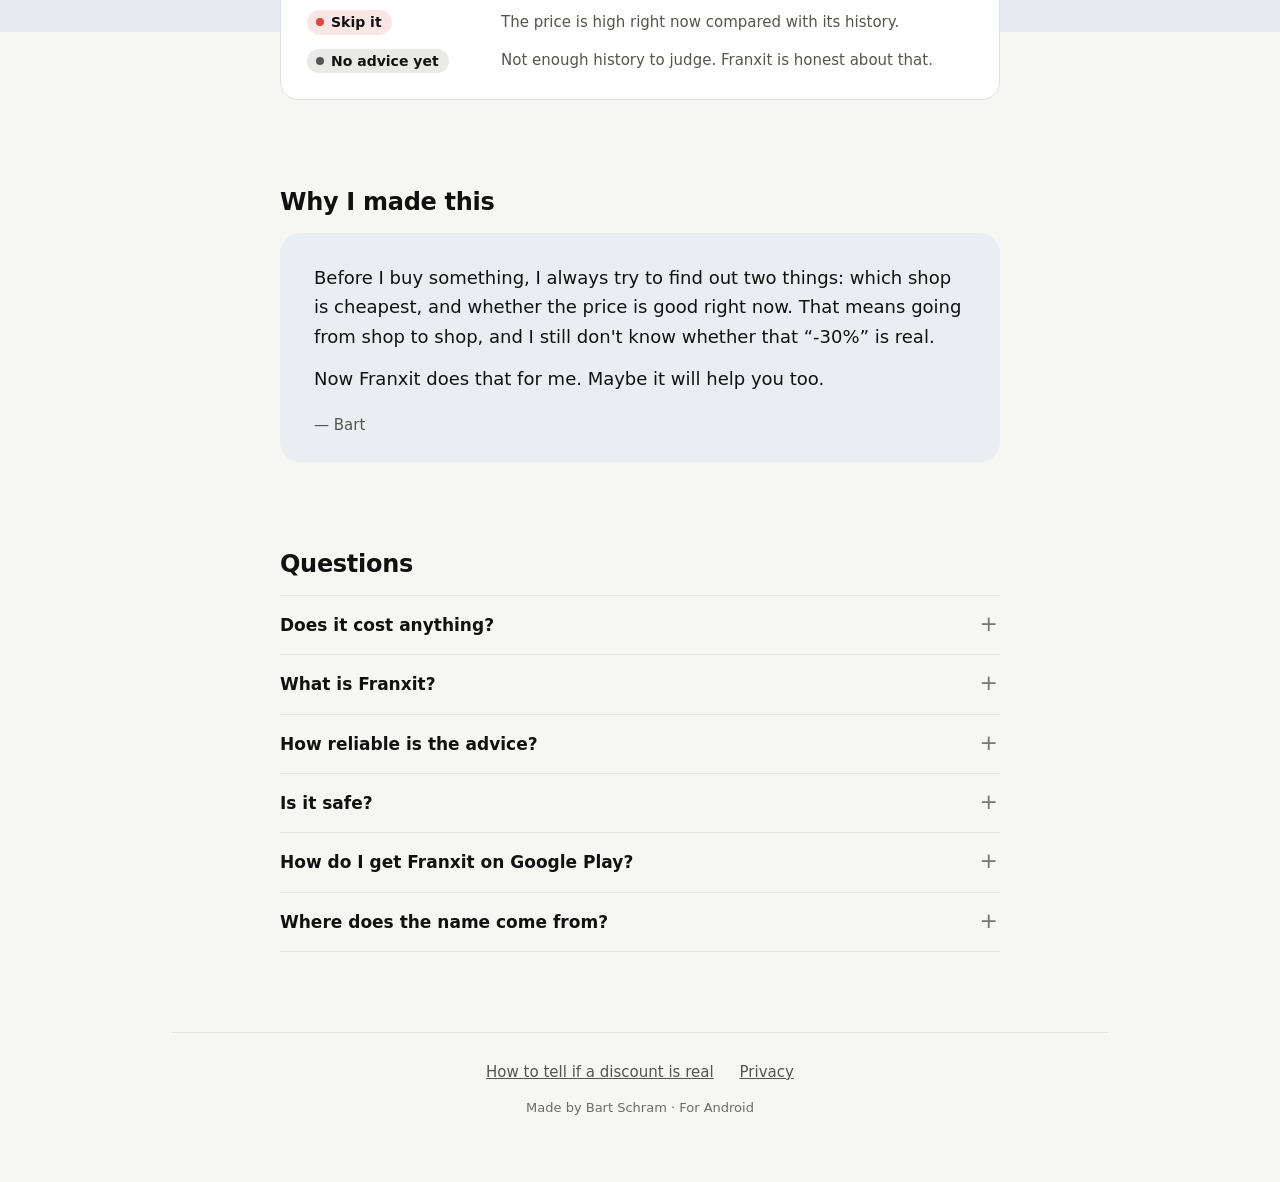
<file: en/index.html>
<!doctype html>
<html lang="en">
<head>
<meta charset="utf-8">
<meta name="viewport" content="width=device-width, initial-scale=1">
<title>Franxit – free Android app: where and when to buy?</title>
<meta name="description" content="See which shop is cheapest and whether the price is good now: buy or wait. Free, with no account and no ads, for Android.">
<meta name="theme-color" content="#2f6fdb">
<meta property="og:type" content="website">
<meta property="og:url" content="https://franxit.be/en/">
<meta property="og:locale" content="en_GB">
<meta property="og:title" content="Franxit: where and when to buy?">
<meta property="og:description" content="See which shop is cheapest and whether the price is good now: buy or wait. Free, with no account and no ads, for Android.">
<meta property="og:image" content="https://franxit.be/preview-en.png?v=3">
<meta property="og:image:width" content="1200">
<meta property="og:image:height" content="630">
<meta property="og:site_name" content="Franxit">
<meta property="og:image:alt" content="Franxit: where and when to buy?">
<meta name="twitter:card" content="summary_large_image">
<meta name="twitter:title" content="Franxit: where and when to buy?">
<meta name="twitter:description" content="See which shop is cheapest and whether the price is good now: buy or wait. Free, with no account and no ads, for Android.">
<meta name="twitter:image" content="https://franxit.be/preview-en.png?v=3">
<link rel="canonical" href="https://franxit.be/en/">
<meta name="robots" content="index,follow,max-snippet:-1,max-image-preview:large,max-video-preview:-1">
<script type="application/ld+json">{"@context": "https://schema.org", "@type": "SoftwareApplication", "name": "Franxit", "url": "https://franxit.be/en/", "inLanguage": "en", "applicationCategory": "ShoppingApplication", "operatingSystem": "Android 8.0 or newer", "description": "See which shop is cheapest and whether the price is good now: buy or wait. Free, with no account and no ads, for Android.", "image": "https://franxit.be/icon.png", "installUrl": "https://play.google.com/store/apps/details?id=com.bartschram.franxit", "offers": {"@type": "Offer", "price": "0", "priceCurrency": "EUR"}, "screenshot": ["https://franxit.be/screens/share.webp", "https://franxit.be/screens/en/overview.webp", "https://franxit.be/screens/en/advice.webp", "https://franxit.be/screens/en/details.webp"], "featureList": ["Pick a product", "Compare the shops", "Get advice", "Keep track"], "dateModified": "2026-11-20"}</script>
<script type="application/ld+json">{"@context": "https://schema.org", "@type": "WebSite", "name": "Franxit", "url": "https://franxit.be/", "inLanguage": "en"}</script>
<script type="application/ld+json">{"@context": "https://schema.org", "@type": "FAQPage", "inLanguage": "en", "mainEntity": [{"@type": "Question", "name": "Does it cost anything?", "acceptedAnswer": {"@type": "Answer", "text": "No. No subscription and no ads."}}, {"@type": "Question", "name": "What is Franxit?", "acceptedAnswer": {"@type": "Answer", "text": "Franxit is a free Android app for anyone about to buy something. You pick a product. Franxit finds the cheapest shop, checks whether the price is good right now and gives advice, like “buy now” or “wait”. No account and no ads."}}, {"@type": "Question", "name": "How reliable is the advice?", "acceptedAnswer": {"@type": "Answer", "text": "As reliable as the price history. If a product has too little history, Franxit says “No advice yet” instead of guessing. The advice rests on what has already happened, not on a prediction."}}, {"@type": "Question", "name": "Is it safe?", "acceptedAnswer": {"@type": "Answer", "text": "Franxit only asks for internet access and notifications. There's no account and your products stay on your phone. The app measures nothing about how you use it. The full story is here."}}, {"@type": "Question", "name": "How do I get Franxit on Google Play?", "acceptedAnswer": {"@type": "Answer", "text": "Franxit is still in early access. Send an email to hello@franxit.be with the email address of your Google account. You then get access and can install the app through Google Play. Once Franxit is available to everyone, it will simply be in the Play Store."}}, {"@type": "Question", "name": "Where does the name come from?", "acceptedAnswer": {"@type": "Answer", "text": "From the Belgian franc and the English “sit”. Sitting on your money until it's worth it."}}]}</script>
<link rel="alternate" hreflang="nl" href="https://franxit.be/">
<link rel="alternate" hreflang="fr" href="https://franxit.be/fr/">
<link rel="alternate" hreflang="en" href="https://franxit.be/en/">
<link rel="alternate" hreflang="x-default" href="https://franxit.be/">
<link rel="icon" href="/favicon.ico" sizes="48x48">
<link rel="icon" type="image/png" href="../icon.png" sizes="256x256">
<link rel="apple-touch-icon" href="../icon.png">
<script>(function(){var u=navigator.userAgent||"",d=document.documentElement;d.className=/iPhone|iPad|iPod/.test(u)||(/Macintosh/.test(u)&&navigator.maxTouchPoints>1)?"ios":/Android/.test(u)?"android":"desktop";})();</script>
<style>
  :root {
    --bg: #f6f6f3; --card: #ffffff; --ink: #111111; --muted: #5d5d58; --line: #e2e2dc;
    --blue: #2f6fdb; --on-blue: #ffffff; --green: #1f9d61; --orange: #d9822b; --red: #d9483b;
    --track: #e6e6e0;
  }
  @media (prefers-color-scheme: dark) {
    :root { --bg: #0f0f10; --card: #1a1a1c; --ink: #f2f2ee; --muted: #a2a29c; --line: #2c2c2f; --track: #2e2e31; }
  }
  * { box-sizing: border-box; }
  /* No lonely words at the end of a line: short texts are balanced, longer ones kept even. */
  h1, h2, .lead, .sub, .note, .calm, .source, figcaption, .feature strong, .advice .what, summary { text-wrap: balance; }
  p, li, .feature p, details p, .advice p { text-wrap: pretty; }
  html { scroll-behavior: smooth; }
  body { margin: 0; background: var(--bg); color: var(--ink); font: 17px/1.55 system-ui, -apple-system, "Segoe UI", Roboto, sans-serif; }
  main { max-width: 1200px; margin: 0 auto; padding: 0 22px 64px; }
  .narrow { max-width: none; }
  a { color: var(--blue); }

  .hero { padding: 36px 0 8px; text-align: center; }
  .hero-shot { margin: 34px auto 0; width: 230px; height: 300px; overflow: hidden; -webkit-mask-image: linear-gradient(#000 70%, transparent); mask-image: linear-gradient(#000 70%, transparent); }
  .hero-shot img { display: block; width: 100%; height: auto; border: 7px solid #111; border-radius: 34px; box-shadow: 0 8px 24px rgba(0,0,0,.14); background: var(--card); }
  @media (min-width: 900px) {
    .hero { display: grid; grid-template-columns: 1fr 340px; gap: 96px; align-items: center; text-align: left; padding: 40px 0 0; }
    .hero-shot { margin: 0; width: 380px; height: 590px; overflow: hidden; -webkit-mask-image: linear-gradient(#000 80%, transparent); mask-image: linear-gradient(#000 80%, transparent); }
    .hero .lead { margin-left: 0; }
    h1 { font-size: 56px; }
    .lead { font-size: 21px; }
    h2 { margin-top: 96px; font-size: 28px; }
    .desktop .qr { max-width: 520px; }
    .qr img { width: 160px; height: 160px; }
    .hero .calm, .hero .source { max-width: 520px; }
    .desktop .copy { display: block; width: 100%; max-width: 440px; text-align: center; }
    .desktop .qr, .calm, .source { margin-left: 0; margin-right: 0; text-align: left; }
    .desktop .hero .qr { margin: 0 0 14px; }
    .hero .calm, .hero .source { margin-left: 0; margin-right: 0; max-width: 440px; text-align: center; }
  }
  .logo { width: 84px; height: 84px; border-radius: 21px; display: block; margin: 0 auto 18px; box-shadow: 0 6px 20px rgba(47,111,219,.28); }
  .brand { display: flex; align-items: center; justify-content: center; gap: 9px; font-weight: 700; letter-spacing: .5px; color: var(--ink); margin: 0 0 14px; }
  .brand img { width: 28px; height: 28px; border-radius: 7px; }
  @media (min-width: 900px) { .brand { justify-content: flex-start; } }
  h1 { font-size: 36px; line-height: 1.12; margin: 0 0 14px; letter-spacing: -0.6px; }
  .lead { color: var(--muted); font-size: 19px; margin: 0 auto 26px; max-width: 540px; }
  .get { display: block; max-width: 440px; margin: 0 auto; text-align: left; text-decoration: none; color: var(--ink); background: var(--card); border: 1px solid var(--line); border-radius: 18px; padding: 16px; }
  .get-top { display: flex; align-items: center; gap: 14px; }
  .get-icon { width: 52px; height: 52px; border-radius: 13px; flex: none; }
  .get-text strong { display: block; font-size: 18px; line-height: 1.25; }
  .get-text small { display: block; color: var(--muted); font-size: 14px; line-height: 1.4; margin-top: 3px; }
  .get-text small span { display: block; white-space: nowrap; }
  .get-text small #meta:empty, .get-text small #meta:not(.on) { display: none; }
  .get-go { display: block; margin-top: 14px; text-align: center; background: var(--blue); color: var(--on-blue); font-weight: 600; font-size: 17px; padding: 12px; border-radius: 12px; }
  .get:hover .get-go { filter: brightness(1.06); }
  .source { color: var(--muted); font-size: 14px; text-align: center; margin: 6px auto 0; max-width: 440px; }
  .version { color: var(--muted); font-size: 14px; text-align: center; margin: 10px 0 0; min-height: 1.4em; }
  .calm { color: var(--ink); font-size: 15px; font-weight: 600; text-align: center; margin: 16px auto 0; max-width: 420px; }

  .ios-note, .qr { display: none; }
  .ios .ios-note { display: block; max-width: 440px; margin: 0 auto 14px; background: var(--card); border: 1px solid var(--line); border-radius: 14px; padding: 12px 16px; font-size: 15px; color: var(--muted); text-align: left; }
  .ios .get, .ios .source { display: none; }
  .desktop .qr { display: flex; align-items: center; gap: 16px; max-width: 440px; margin: 0 auto 14px; text-align: left; color: var(--muted); font-size: 15px; background: var(--card); border: 1px solid var(--line); border-radius: 18px; padding: 14px 16px; }
  .qr strong { color: var(--ink); }
  .qr img { width: 124px; height: 124px; flex: none; background: #fff; image-rendering: pixelated; }
.steps { list-style: none; padding: 0; margin: 20px 0 0; display: grid; gap: 20px; counter-reset: s; }
  .steps li { counter-increment: s; display: grid; grid-template-columns: 34px 1fr; gap: 14px; align-items: start; margin: 0; }
  .steps li::before { content: counter(s); width: 34px; height: 34px; border-radius: 50%; background: var(--blue); color: var(--on-blue); font-weight: 700; display: grid; place-items: center; }
  @media (min-width: 900px) { .steps { grid-template-columns: repeat(3, 1fr); gap: 32px; } .steps li { grid-template-columns: 1fr; gap: 12px; align-content: start; } }
    .steps strong { display: block; }
  a:focus-visible, summary:focus-visible { outline: 3px solid var(--blue); outline-offset: 3px; border-radius: 6px; }
  .steps span { color: var(--muted); font-size: 15px; }
  .dl2 { display: block; max-width: 440px; margin: 16px auto 0; text-align: center; background: var(--blue); color: var(--on-blue); font-weight: 600; padding: 12px; border-radius: 12px; text-decoration: none; }
  .ios .dl2, .desktop .dl2, .desktop .get, .desktop .source { display: none; }
  .share { display: inline-block; margin-top: 10px; }

  h2 { font-size: 24px; line-height: 1.2; margin: 64px 0 8px; letter-spacing: -0.3px; }
  .sub { color: var(--muted); margin: 0 0 20px; }
  .note { color: var(--muted); font-size: 14px; margin: 12px 0 0; }

  /* The advice card, as the app shows it */
  .advice { background: var(--card); border: 1px solid var(--line); border-radius: 20px; padding: 18px 20px; }
  .advice .head { display: flex; align-items: flex-start; gap: 10px; }
  .advice .dot { flex: none; width: 10px; height: 10px; border-radius: 50%; background: var(--green); margin-top: 9px; }
  .advice .title { font-size: 21px; font-weight: 600; color: var(--green); line-height: 1.3; }
  .advice .what { color: var(--muted); font-size: 14px; margin-top: 1px; }
  .bar { margin: 14px 0 12px; height: 8px; border-radius: 6px; background: var(--track); overflow: hidden; }
  .bar span { display: block; height: 100%; width: 82%; background: var(--green); border-radius: 6px; }
  .advice p { margin: 0 0 10px; font-size: 16px; }
  .reasons { list-style: none; padding: 0; margin: 0 0 12px; }
  .reasons li { position: relative; padding-left: 22px; margin: 0 0 6px; font-size: 15px; }
  .reasons li::before { content: "+"; position: absolute; left: 4px; top: 0; font-weight: 700; color: var(--green); }
  .advice .foot { color: var(--muted); font-size: 13px; margin: 0; }

  .shots { display: flex; gap: 14px; overflow-x: auto; scroll-snap-type: x mandatory; margin: 0 -22px; padding: 4px 22px 14px; scrollbar-width: none; }
  .shots::-webkit-scrollbar { display: none; }
  .phone { flex: 0 0 70%; scroll-snap-align: center; margin: 0; text-align: center; }
  .phone img { display: block; width: 100%; height: auto; border: 7px solid #111; border-radius: 30px; box-shadow: 0 8px 24px rgba(0,0,0,.14); background: var(--card); }
  .phone figcaption { color: var(--muted); font-size: 14px; margin-top: 10px; }
  .dots { display: flex; justify-content: center; gap: 7px; margin: 2px 0 0; }
  .dots span { width: 7px; height: 7px; border-radius: 50%; background: var(--line); }
  .dots span.on { background: var(--ink); }
  /* Tablet or a narrow window: two by two, nothing to scroll. On a computer all four in a row. */
  @media (min-width: 900px) { .shots { display: grid; grid-template-columns: 1fr 1fr; gap: 24px; overflow: visible; margin: 0; padding: 4px 0 14px; } .phone { flex: none; } .dots { display: none; } }
  @media (min-width: 900px) { .shots { grid-template-columns: repeat(3, minmax(0, 330px)); justify-content: space-between; } .phone { max-width: 330px; } }
    /* The advice names: the label with its dot, and its explanation under it. The same on every screen and in every language. */
  /* The five advice names as coloured labels, each with its explanation. The same on every screen and language. */
  .advice-h { margin: 36px 0 14px; font-weight: 700; font-size: 17px; }
  .legend { list-style: none; padding: 0; margin: 0; display: grid; gap: 12px; }
  .legend li { display: grid; grid-template-columns: 1fr; gap: 3px; margin: 0; font-size: 15px; line-height: 1.45; }
  .legend strong { justify-self: start; display: inline-flex; align-items: center; gap: 7px; padding: 2px 10px 2px 9px; border-radius: 999px; font-size: 14px; font-weight: 600; background: color-mix(in srgb, var(--c) 13%, transparent); }
  .legend i { flex: none; width: 8px; height: 8px; border-radius: 50%; background: var(--c); }
  .legend span { color: var(--muted); }
  @media (min-width: 900px) { .legend li { grid-template-columns: 170px 1fr; gap: 16px; align-items: center; } }

    .features { display: grid; gap: 28px 40px; grid-template-columns: 1fr; padding: 0; margin: 0; list-style: none; }
  @media (min-width: 560px) { .features { grid-template-columns: 1fr 1fr; } }
  @media (min-width: 900px) { .features { grid-template-columns: repeat(4, 1fr); } }
  .feature { margin: 0; padding-top: 14px; border-top: 1px solid var(--line); }
  .feature strong { display: block; font-size: 17px; margin-bottom: 4px; text-wrap: wrap; }
  .feature p { margin: 0; color: var(--muted); font-size: 15px; }

  /* The story: plain text, no panel. */
  .story p { font-size: 17px; line-height: 1.65; margin: 0 0 12px; }
  @media (min-width: 900px) { .story p { font-size: 18px; } }
  .signature { color: var(--muted); font-size: 15px !important; margin: 16px 0 0 !important; }
  .signature::before { content: "— "; }

    .card { background: var(--card); border: 1px solid var(--line); border-radius: 18px; padding: 18px 20px; }
  .card p { margin: 0 0 10px; } .card p:last-child { margin: 0; }
  ol { padding-left: 22px; margin: 0; } li { margin: 0 0 10px; }
  .small { color: var(--muted); font-size: 15px; }

  details { border-top: 1px solid var(--line); padding: 0; margin: 0; }
  details:last-of-type { border-bottom: 1px solid var(--line); }
  summary { cursor: pointer; font-weight: 600; padding: 16px 0; list-style: none; position: relative; padding-right: 28px; }
  summary::-webkit-details-marker { display: none; }
  summary::after { content: "+"; position: absolute; right: 2px; top: 11px; font-size: 22px; font-weight: 400; color: var(--muted); }
  details[open] summary::after { content: "–"; }
  details p { margin: 0 0 14px; color: var(--muted); }

  footer { margin-top: 56px; color: var(--muted); font-size: 14px; text-align: center; }
  footer p { margin: 0 0 6px; }
  footer a { color: var(--muted); }

  /* The language choice: there for whoever looks for it, not competing with the page. */
  .langs { text-align: right; font-size: 13px; padding-top: 6px; color: var(--muted); opacity: .75; letter-spacing: .2px; }
  .langs { margin-right: -6px; }
  .langs a { color: var(--muted); text-decoration: none; display: inline-block; padding: 8px 6px; }
  .langs a:hover { text-decoration: underline; opacity: 1; }
  .langs b { color: var(--muted); font-weight: 500; display: inline-block; padding: 8px 6px; text-decoration: underline; text-underline-offset: 3px; }

  /* On a computer the whole width is used: the blocks sit side by side instead of in one narrow column. */
  @media (min-width: 900px) {
    .legend { grid-template-columns: repeat(5, 1fr); gap: 28px; }
    .legend li { grid-template-columns: 1fr; gap: 8px; align-items: start; align-content: start; }
    .story { display: grid; grid-template-columns: 1.5fr 1fr; column-gap: 64px; padding: 34px 40px 30px 36px; }
    .story::before { left: 32px; }
    .story p { margin: 0; }
    .story p:first-of-type { grid-row: 1 / span 2; }
    .story p:nth-of-type(2) { padding-top: 14px; align-self: start; font-size: 22px; line-height: 1.5; }
    .story .signature { align-self: end; margin: 0 !important; }
    .install { padding: 26px 32px; }
    .install ol { display: grid; grid-template-columns: repeat(3, 1fr); gap: 36px; list-style: none; padding: 0; counter-reset: i; }
    .install ol li { counter-increment: i; margin: 0; }
    .install ol li::before { content: counter(i); display: grid; place-items: center; width: 30px; height: 30px; border-radius: 50%; background: var(--blue); color: var(--on-blue); font-weight: 700; margin-bottom: 10px; }
    .install .small { margin-top: 22px !important; }
    .faq { display: grid; grid-template-columns: 1fr 1fr; column-gap: 56px; align-items: start; }
    .faq details:last-of-type { border-bottom: 0; }
    .faq details:nth-last-of-type(-n+2) { border-bottom: 1px solid var(--line); }
  }

  @media (min-width: 900px) { footer { margin-top: 80px; padding-top: 28px; border-top: 1px solid var(--line); } }

  /* Each screen has its step on top. */
  .step { display: grid; grid-template-columns: 34px 1fr; gap: 14px; align-items: start; text-align: left; margin-bottom: 18px; }
  .step b { width: 34px; height: 34px; border-radius: 50%; background: var(--blue); color: var(--on-blue); display: grid; place-items: center; }
  .step strong { display: block; }
  .step span { color: var(--muted); font-size: 15px; display: block; }
  .phone figcaption { display: none; }
  .minor { font-size: 20px; }
  .copy, .closing { display: none; }
  .copy { font: inherit; font-size: 14px; color: var(--muted); background: none; border: 0; padding: 8px 0 0; cursor: pointer; text-decoration: underline; text-underline-offset: 3px; }
  .desktop .copy { display: inline-block; }
  .desktop .closing { display: block; }
  .closing { margin: 96px 0 0; padding: 44px 24px; border-radius: 24px; text-align: center; background: color-mix(in srgb, var(--blue) 9%, var(--bg)); }
  .closing h2 { margin: 0 0 22px; }
  .closing-qr { display: inline-flex; align-items: center; gap: 22px; text-align: left; color: var(--muted); font-size: 15px; background: var(--card); border: 1px solid var(--line); border-radius: 18px; padding: 16px 22px; }
  .closing-qr strong { color: var(--ink); }
  .closing-qr img { width: 140px; height: 140px; image-rendering: pixelated; background: #fff; }
  @media (min-width: 900px) {
    .hero { grid-template-columns: minmax(0, 1fr) 380px; gap: 64px; }
    .hero-shot { position: relative; }
    .step { min-height: 92px; }
    .minor { margin-top: 80px; }
  }

  @media (min-width: 900px) { .desktop .hero .qr { max-width: 440px; } .desktop .hero .qr img { width: 150px; height: 150px; flex: none; } }

  .story { padding: 0; }
  @media (min-width: 900px) {
    .story { display: block; max-width: 760px; }
    .story p, .story p:nth-of-type(2) { font-size: 18px; line-height: 1.65; padding: 0; margin: 0 0 12px; grid-row: auto; }
  }
  details p { margin: 0 0 12px; }
  .install-steps { margin: 0 0 12px; padding-left: 22px; color: var(--muted); }
  .install-steps li { margin: 0 0 8px; }
  .install-steps strong { color: var(--ink); }

  /* Phone: the cards line up on the left margin, only the next one peeks in (faded), nothing is cut off on the left. */
  @media (max-width: 899px) {
    .shots { gap: 24px; scroll-padding-left: 22px; -webkit-mask-image: linear-gradient(to right, #000 86%, transparent); mask-image: linear-gradient(to right, #000 86%, transparent); }
    .shots.end { -webkit-mask-image: none; mask-image: none; }
    .phone { flex: 0 0 76%; scroll-snap-align: start; }
  }

  /* Every step text box is as tall as the tallest one, so the screens below start on the same line. */
  .phone { display: flex; flex-direction: column; }
  .step { flex: 1 1 auto; align-content: start; }
  .phone img { flex: none; }

  /* The overview: in the carousel as the last card on phones and tablets, big in the hero on a computer. */
  .step.plain { grid-template-columns: 1fr; }
  @media (max-width: 899px) { .hero-shot { display: none; } }
  @media (min-width: 900px) { .phone.extra { display: none; } }

  .wide .shots { margin-top: 56px; }
  @media (min-width: 900px) { .wide .shots { margin-top: 72px; } }

  /* The step text sits under its screen. */
  .step { margin: 18px 0 0; flex: none; }
  .phone img { order: 0; }

  /* Finishing touches */
  :root { --muted: #55554f; }
  @media (prefers-color-scheme: dark) { :root { --muted: #a8a8a2; } }
  .advice-h { margin-top: 48px; font-size: 18px; }
  @media (min-width: 900px) {
    .step span, .legend span, details p, .install-steps { font-size: 16px; }
    .legend li { font-size: 16px; }
    .advice-h { margin-top: 72px; }
    .hero-copy { padding-bottom: 28px; }
    .story { columns: 2; column-gap: 56px; max-width: none; display: block; }
    .story p { break-inside: avoid; }
    .story .signature { column-span: all; margin-top: 8px !important; }
    footer { display: flex; flex-wrap: wrap; justify-content: center; gap: 0; }
    footer p { margin: 0; }
    footer p + p::before { content: "·"; margin: 0 12px; }
  }
  @media (min-width: 900px) {
    footer .share { margin-top: 0; }
    .story p:nth-of-type(2) { font-size: 22px; line-height: 1.5; }
  }

  /* Polish: depth, a soft glow behind the hero phone, and phones that still show up in dark mode. */
  :root { color-scheme: light dark; }
  ::selection { background: color-mix(in srgb, var(--blue) 25%, transparent); }
  .hero { position: relative; }
  .phone img, .hero-shot img { box-shadow: 0 28px 50px -18px rgba(22, 44, 96, .30), 0 6px 16px rgba(0, 0, 0, .07); }
  .qr, .get, .ios .ios-note { box-shadow: 0 1px 2px rgba(0, 0, 0, .04), 0 14px 30px -18px rgba(22, 44, 96, .25); }
  .step b { box-shadow: 0 0 0 5px color-mix(in srgb, var(--blue) 14%, transparent); }
  @media (min-width: 900px) {
    .hero::before { content: ""; position: absolute; right: -20px; top: -30px; width: 580px; height: 700px; z-index: -1; pointer-events: none;
      background: radial-gradient(closest-side, color-mix(in srgb, var(--blue) 17%, transparent), transparent); }
    h1 { letter-spacing: -1.2px; }
    .hero-shot { -webkit-mask-image: linear-gradient(#000 62%, transparent); mask-image: linear-gradient(#000 62%, transparent); }
  }
  @media (prefers-color-scheme: dark) {
    .phone img, .hero-shot img { border-color: #3a3a40; box-shadow: 0 28px 50px -18px rgba(0, 0, 0, .8), 0 0 0 1px #4a4a52; }
    .qr, .get { box-shadow: none; }
  }
  .qr img { border-radius: 10px; }

  /* Dark mode: no grey fade on the hero phone, a clean rounded cut instead. */
  @media (prefers-color-scheme: dark) and (min-width: 900px) {
    .hero-shot { -webkit-mask-image: none; mask-image: none; border-radius: 36px; box-shadow: 0 0 0 1px #4a4a52, 0 28px 50px -18px rgba(0,0,0,.8); }
    .hero-shot img { box-shadow: none; border-bottom: 0; border-radius: 36px 36px 0 0; }
  }
  @media (min-width: 900px) { .story p:nth-of-type(2) { font-size: 18px; line-height: 1.65; } }
  .step { margin-top: 34px; }

  /* Steps: above their screen on tablet and computer; on a phone one shared caption under the carousel follows the screen in view. */
  .step { margin: 0 0 24px; flex: 1 1 auto; }
  .live { display: none; }
  @media (max-width: 899px) {
    .phone .step { display: none; }
    .phone { flex: 0 0 66%; }
    .live { display: block; margin-top: 18px; min-height: 96px; }
    .live .live-step { display: none; margin: 0; }
    .live .live-step.on { display: grid; }
  }
  @media (max-width: 899px) { .shots { padding-bottom: 36px; margin-bottom: -22px; } }

  @media (max-width: 899px) { .live { min-height: 128px; } }
  @media (max-width: 899px) { .dots { margin-top: 18px; } }
  /* Phone: the chosen screen snaps to the middle, a sliver of its neighbours on both sides. */
  @media (max-width: 899px) {
    .shots { padding-left: 17vw; padding-right: 17vw; scroll-padding: 0; gap: 20px;
      -webkit-mask-image: linear-gradient(to right, transparent, #000 9%, #000 91%, transparent); mask-image: linear-gradient(to right, transparent, #000 9%, #000 91%, transparent); }
    .shots.end { -webkit-mask-image: linear-gradient(to right, transparent, #000 9%, #000 91%, transparent); mask-image: linear-gradient(to right, transparent, #000 9%, #000 91%, transparent); }
    .phone { flex: 0 0 66vw; scroll-snap-align: center; }
  }
  /* Phone: tighter rhythm between the blocks, and the shared caption is only as tall as its longest step. */
  @media (max-width: 899px) {
    .live { display: grid; min-height: 0; margin-top: 10px; }
    .live .live-step, .live .live-step.on { display: grid; grid-area: 1 / 1; visibility: hidden; }
    .live .live-step.on { visibility: visible; }
    .wide .shots { margin-top: 36px; }
    .advice-h { margin-top: 36px; }
    h2 { margin-top: 44px; }
    .dots { margin-top: 14px; }
    footer { margin-top: 40px; }
  }

  /* Desktop: a narrower, centred column. The FAQ, story and legend stack instead of sitting side by side. */
  @media (min-width: 900px) {
    main { max-width: 980px; }
    .hero { grid-template-columns: minmax(0, 1fr) 320px; gap: 56px; }
    .hero-shot { width: 320px; height: 500px; }
    h1 { font-size: 46px; }
    .shots { grid-template-columns: repeat(3, minmax(0, 270px)); }
    .phone { max-width: 270px; }
    .narrow { max-width: 720px; margin-left: auto; margin-right: auto; }
    .legend { grid-template-columns: 1fr; gap: 14px; max-width: 720px; margin-left: auto; margin-right: auto; }
    .advice-h { max-width: 720px; margin-left: auto; margin-right: auto; }
    .legend li { grid-template-columns: 190px 1fr; gap: 18px; align-items: center; }
    .story { columns: 1; max-width: none; }
    .story p, .story p:nth-of-type(2) { font-size: 18px; }
    .faq { grid-template-columns: 1fr; }
    .faq details:nth-last-of-type(-n+2) { border-bottom: 0; }
    .faq details:last-of-type { border-bottom: 1px solid var(--line); }
  }

  .sr-only { position: absolute; width: 1px; height: 1px; margin: -1px; padding: 0; overflow: hidden; clip: rect(0 0 0 0); white-space: nowrap; border: 0; }

  /* Desktop and tablet: each step is anchored to its screen, same width, with a thin rule on top; less air above. */
  @media (min-width: 900px) {
    .phone .step { width: 100%; padding-top: 16px; border-top: 1px solid var(--line); margin-bottom: 20px; align-content: start; }
    .step b { box-shadow: none; }
    .wide .shots { margin-top: 48px; }
  }

  /* Footer: the links on one line, the small print under it. */
  footer, footer p { display: block; }
  footer .foot-links { display: flex; flex-wrap: wrap; justify-content: center; gap: 8px 26px; margin: 0 0 14px; font-size: 15px; }
  footer .foot-links a { margin: 0; white-space: nowrap; }
  footer .foot-meta { margin: 0; font-size: 13px; opacity: .85; }
  footer p + p::before { content: none; }
  @media (max-width: 899px) { footer .foot-links { flex-direction: column; align-items: center; gap: 10px; } }

  @media (max-width: 899px) { .dots { margin-top: 4px; } .live { margin-top: 28px; } }
  @media (max-width: 899px) { .shots { padding-bottom: 72px; margin-bottom: -58px; } }

  /* Last refinements: fewer questions, the legend as a quiet card on desktop, the story as a soft panel, the date on its own line. */
  .story { background: color-mix(in srgb, var(--blue) 6%, var(--bg)); border-radius: 20px; padding: 24px 24px 18px; }
  .story p:last-child { margin-bottom: 0; }
  #updated { display: block; margin-top: 4px; }
  @media (min-width: 900px) {
    .legend-card { max-width: none; margin: 72px 0 0; background: var(--card); border: 1px solid var(--line); border-radius: 18px; padding: 26px 30px 28px; }
    .legend-card .advice-h { margin: 0 0 18px; max-width: none; }
    .legend-card .legend { max-width: none; margin: 0; }
    .hero-shot { height: 450px; }
    .story { padding: 30px 34px 24px; }
  }

  /* Phone: label on the left, explanation on the right, so the list is about half as tall. */
  @media (max-width: 899px) {
    .legend { gap: 16px; }
    .legend li { grid-template-columns: 42% 1fr; gap: 14px; align-items: start; font-size: 15px; line-height: 1.45; }
    .legend strong { white-space: normal; align-items: center; }
    .legend span { padding-top: 2px; }
  }
  @media (max-width: 899px) { .legend li { grid-template-columns: 40% 1fr; gap: 12px; } .legend strong { border-radius: 16px; padding: 4px 11px 4px 10px; } }
  /* Phone, second attempt: a plain coloured dot and bold label, the explanation right under it; no pills, tight rhythm. */
  @media (max-width: 899px) {
    .legend { gap: 14px; }
    .legend li { grid-template-columns: 1fr; gap: 1px; font-size: 15px; line-height: 1.45; }
    .legend strong { background: none; border-radius: 0; padding: 0; gap: 9px; font-size: 16px; display: flex; justify-self: start; }
    .legend i { width: 9px; height: 9px; }
    .legend span { padding: 0 0 0 18px; }
  }

  /* Phone: the phone is sized to the available height so it and its caption fit together (see the nudge in the page script). */
  @media (max-width: 899px) {
    .shots { --pw: min(66vw, 360px, calc((100svh - 190px) / 2.05)); padding-left: calc((100vw - var(--pw)) / 2); padding-right: calc((100vw - var(--pw)) / 2); }
    .phone { flex: 0 0 var(--pw); }
  }

  /* Desktop refinements: hero text and phone share their top edge, even spacing before the legend, one-line footer, the money question first. */
  @media (min-width: 900px) {
    .hero { align-items: start; }
    .hero-copy { padding-bottom: 0; }
    .legend-card { margin-top: 48px; }
    footer .foot-meta #updated { display: inline; margin: 0; }
    footer .foot-meta #updated:not(:empty)::before { content: " · "; }
  }

  .ios-note .ios-b { display: block; margin-top: 6px; }

  /* Desktop legend: every row is as tall as the tallest, so the labels sit at an even distance. */
  @media (min-width: 900px) {
    .legend-card .legend { gap: 14px; }
    .legend-card .legend li { grid-template-columns: 190px 1fr; }
    .legend-card .legend li { align-items: center; align-content: center; }
  }

  /* Desktop polish: no lone words on the last line of a step, a hover cue on the questions, a slightly higher start, equal section headings. */
  @media (min-width: 900px) {
    .step span { text-wrap: pretty; }
    summary::after { right: 2px; color: var(--ink); opacity: .55; }
    summary:hover { color: var(--blue); }
    summary:hover::after { opacity: 1; }
    details[open] summary::after { opacity: 1; }
    .hero { padding-top: 22px; }
    .wide .shots { margin-top: 40px; }
    h2, .minor { font-size: 24px; margin-top: 88px; margin-bottom: 16px; }
  }

  /* Desktop: number and title on one line, the text under them over the full column width, so it stays short (three lines). */
  @media (min-width: 900px) {
    .phone .step > div { display: contents; }
    .phone .step { grid-template-columns: 34px 1fr; column-gap: 14px; row-gap: 8px; align-items: center; }
    .phone .step strong { grid-column: 2; align-self: center; }
    .phone .step span { grid-column: 1 / -1; }
    .phone .step { min-height: 0; }
  }
  @media (min-width: 900px) { .phone .step span { font-size: 15px; line-height: 1.5; } }

  /* Desktop, final: the number sits centred on the thin line above each step, title and text centred under it. */
  @media (min-width: 900px) {
    .phone .step { display: block; position: relative; text-align: center; padding-top: 30px; }
    .phone .step > div { display: block; }
    .phone .step b { position: absolute; top: -17px; left: 50%; transform: translateX(-50%); box-shadow: 0 0 0 9px var(--bg); }
    .phone .step strong { display: block; margin-bottom: 6px; }
    .phone .step span { display: block; max-width: 270px; margin: 0 auto; }
  }
  @media (min-width: 900px) { .wide .shots { margin-top: 68px; } }
  @media (min-width: 900px) { .wide .shots { margin-top: 88px; } }
  @media (min-width: 900px) { .phone .step { margin-bottom: 38px; } }

  /* Desktop: a smaller QR code and a narrower card around it. */
  @media (min-width: 900px) {
    .desktop .hero .qr { max-width: 380px; padding: 14px 20px 14px 16px; gap: 18px; }
    .desktop .hero .qr img { width: 118px; height: 118px; }
    .hero .calm, .hero .source { max-width: 380px; }
  }
  @media (min-width: 900px) { .hero { padding-top: 48px; } }
  @media (min-width: 900px) { .wide .shots { margin-top: 78px; } }

  /* Desktop: the legend card has the same width as the story and the questions under it. */
  @media (min-width: 900px) {
    .legend-card { max-width: 720px; margin-left: auto; margin-right: auto; padding: 24px 26px 26px; }
    .legend-card .legend li { grid-template-columns: 182px 1fr; gap: 12px; }
    .legend-card .legend li span { font-size: 15px; }
  }
  @media (min-width: 900px) { .legend-card { margin-top: 74px; } }

  /* The band: full width, light blue like the story panel; it starts two thirds down the phones and ends three quarters down the legend card. */
  html { overflow-x: clip; }
  .bandwrap { position: relative; isolation: isolate; }
  @media (min-width: 900px) {
    .bandwrap::before { content: ""; position: absolute; z-index: -1; left: 50%; width: 100vw; margin-left: -50vw; top: var(--band-top, 0); height: var(--band-h, 0);
      background: linear-gradient(to bottom, transparent 0, color-mix(in srgb, var(--blue) 8%, var(--bg)) 170px); }
  }
  @media (min-width: 900px) { .legend-card { margin-top: 50px; } }

  /* Phone rhythm: more air between the blocks, a heading sits closer to its own content than to the block above, a bit more room around the buttons. */
  @media (max-width: 899px) {
    h2 { margin-top: 60px; margin-bottom: 14px; }
    .advice-h { margin-top: 46px; margin-bottom: 16px; }
    .hero .lead { margin-bottom: 30px; }
    .calm { margin-top: 18px; }
    .dl2 { margin-top: 30px; }
    footer { margin-top: 44px; }
  }

  /* Footer. Desktop: the small print on one line with dots. Phone: a thin rule, the links side by side, every small-print line a complete sentence. */
  footer .foot-meta span { display: inline; }
  @media (min-width: 900px) {
    footer .foot-meta span + span::before { content: " · "; }
    footer .foot-meta #updated:empty::before { content: none; }
  }
  @media (max-width: 899px) {
    footer { margin-top: 48px; padding-top: 28px; border-top: 1px solid var(--line); }
    footer .foot-links { flex-direction: row; flex-wrap: wrap; justify-content: center; gap: 10px 24px; margin-bottom: 18px; }
    footer .foot-meta span, footer .foot-meta #updated { display: block; margin: 0; line-height: 1.7; }
    footer .foot-meta #updated::before { content: none; }
    main { padding-bottom: 36px; }
  }
  @media (max-width: 899px) { .faq details:last-of-type { border-bottom: 0; } }
</style>
</head>
<body>
<main>

  <nav class="langs" aria-label="Language"><a href="/" hreflang="nl" data-lang="nl">Nederlands</a> · <a href="/fr/" hreflang="fr" data-lang="fr">Français</a> · <b>English</b></nav>

  <section class="hero">
   <div class="hero-copy">
    <p class="brand"><img src="../icon.png" alt="" width="28" height="28">FRANXIT</p>
    <h1>Where and when should you buy?</h1>
    <p class="lead">Franxit finds the cheapest shop, checks whether the price is good now and gives you advice.</p>
    <p class="ios-note"><span>Franxit unfortunately doesn't work on iPhone yet.</span> <span class="ios-b">Got an Android phone? Go to franxit.be on it to install.</span></p>
    <div class="qr"><img src="../qr.svg" alt="QR code to franxit.be" width="160" height="160"><span><strong>Scan the code with your phone</strong><br>That installs Franxit straight onto your phone.</span></div>
    <a class="get" id="download" href="https://play.google.com/store/apps/details?id=com.bartschram.franxit">
      <span class="get-top">
        <img class="get-icon" src="../icon.png" alt="">
        <span class="get-text"><strong>Franxit for Android</strong><small><span>Android 8 or newer</span></small></span>
      </span>
      <span class="get-go">Get it on Google Play</span>
    </a>
    <p class="calm">Free. No account. No ads.</p>
    <p class="source">Franxit is in early access. Request access at <a href="mailto:hello@franxit.be">hello@franxit.be</a>.</p>
   </div>
   <div class="hero-shot"><img src="../screens/en/overview.webp?v=a24243c1" alt="Franxit overview with products and their advice" width="460" height="969" fetchpriority="high"></div>
  </section>

  <section class="wide">
  <h2 class="sr-only">How it works</h2>

  <div class="bandwrap" id="bandwrap">
  <div class="shots" id="shots">
    <figure class="phone"><div class="step"><b>1</b><div><strong>Pick a product</strong><span>Type the name of a product, or share an online shop page with Franxit. That's how we get started.</span></div></div><img src="../screens/share.webp?v=479d4881" alt="Sharing a shop page with Franxit" width="460" height="969" loading="lazy"></figure>
    <figure class="phone"><div class="step"><b>2</b><div><strong>Compare the shops</strong><span>Franxit puts the prices of all the shops together in one list, so you see right away where it's cheapest.</span></div></div><img src="../screens/en/advice.webp?v=e0182332" alt="Product screen with the cheapest shop" width="460" height="969" loading="lazy"></figure>
    <figure class="phone"><div class="step"><b>3</b><div><strong>Get advice</strong><span>Is it a good moment to buy? Franxit looks at the price history and explains. The final decision is yours.</span></div></div><img src="../screens/en/details.webp?v=ded0316a" alt="Advice with explanation and price history" width="460" height="969" loading="lazy"></figure>
    <figure class="phone extra"><div class="step"><b>4</b><div><strong>Keep track</strong><span>All your products on one screen. Set your maximum price and get notified when it's reached.</span></div></div><img src="../screens/en/overview.webp?v=a24243c1" alt="Franxit overview with products and their advice" width="460" height="969" loading="lazy"></figure>
  </div>
  <div class="dots" id="dots" aria-hidden="true"><span></span><span></span><span></span><span></span></div>
  <div class="live" id="live" aria-live="polite">
    <div class="step live-step on"><b>1</b><div><strong>Pick a product</strong><span>Type the name of a product, or share an online shop page with Franxit. That's how we get started.</span></div></div>
    <div class="step live-step"><b>2</b><div><strong>Compare the shops</strong><span>Franxit puts the prices of all the shops together in one list, so you see right away where it's cheapest.</span></div></div>
    <div class="step live-step"><b>3</b><div><strong>Get advice</strong><span>Is it a good moment to buy? Franxit looks at the price history and explains. The final decision is yours.</span></div></div>
    <div class="step live-step"><b>4</b><div><strong>Keep track</strong><span>All your products on one screen. Set your maximum price and get notified when it's reached.</span></div></div>
  </div>
  <div class="legend-card">
  <h2 class="advice-h">This is what each advice means:</h2>
  <ul class="legend">
    <li><strong style="--c:var(--green)"><i></i>Buy now</strong><span>The price is historically very attractive.</span></li>
    <li><strong style="--c:var(--blue)"><i></i>Consider</strong><span>Good, but not exceptional.</span></li>
    <li><strong style="--c:var(--orange)"><i></i>Wait</strong><span>Not particularly attractive. Wait, or set a 🔔 price alert.</span></li>
    <li><strong style="--c:var(--red)"><i></i>Skip it</strong><span>The price is high right now compared with its history.</span></li>
    <li><strong style="--c:var(--muted)"><i></i>No advice yet</strong><span>Not enough history to judge. Franxit is honest about that.</span></li>
  </ul>
  </div>
  </div>

  </section>

  <section class="narrow">
  <h2>Why I made this</h2>
  <div class="story">
    <p>Before I buy something, I always try to find out two things: which shop is cheapest, and whether the price is good right now. That means going from shop to shop, and I still don't know whether that “-30%” is real.</p>
    <p>Now Franxit does that for me. Maybe it will help you too.</p>
    <p class="signature">Bart</p>
  </div>

  <h2 class="minor">Questions</h2>
  <div class="faq">
  <details>
    <summary>Does it cost anything?</summary>
    <p>No. No subscription and no ads.</p>
  </details>
  <details>
    <summary>What is Franxit?</summary>
    <p>Franxit is a free Android app for anyone about to buy something. You pick a product. Franxit finds the cheapest shop, checks whether the price is good right now and gives advice, like “buy now” or “wait”. No account and no ads.</p>
  </details>
  <details>
    <summary>How reliable is the advice?</summary>
    <p>As reliable as the price history. If a product has too little history, Franxit says “No advice yet” instead of guessing. The advice rests on what has already happened, not on a prediction.</p>
  </details>
  <details>
    <summary>Is it safe?</summary>
    <p>Franxit only asks for internet access and notifications. There's no account and your products stay on your phone. The app measures nothing about how you use it. <a href="../privacy.html#en">The full story is here</a>.</p>
  </details>
  <details>
    <summary>How do I get Franxit on Google Play?</summary>
    <p>Franxit is still in early access. Send an email to <a href="mailto:hello@franxit.be">hello@franxit.be</a> with the email address of your Google account. You then get access and can install the app through Google Play. Once Franxit is available to everyone, it will simply be in the Play Store.</p>
  </details>
  <details>
    <summary>Where does the name come from?</summary>
    <p>From the Belgian franc and the English “sit”. Sitting on your money until it's worth it.</p>
  </details>
  </div>

  <a class="dl2" href="https://play.google.com/store/apps/details?id=com.bartschram.franxit">Get it on Google Play</a>

  </section>

  <footer>
    <nav class="foot-links" aria-label="Links">
      <a href="/en/real-discounts/">How to tell if a discount is real</a>
      <a href="../privacy.html#en">Privacy</a>
    </nav>
    <p class="foot-meta"><span>Made by Bart Schram</span><span>For Android</span></p>
  </footer>
</main>
<script>
  // Remember a language chosen by hand, so the page doesn't switch it back.
  document.querySelectorAll(".langs a").forEach(function (a) {
    a.addEventListener("click", function () { try { localStorage.setItem("lang", a.getAttribute("data-lang")); } catch (e) {} });
  });
  try { localStorage.setItem("lang", "en"); } catch (e) {}
  // Phone: when you stop scrolling with the phone screen in view (all but its last 10%) but its caption cut off at the bottom,
  // nudge the page down just enough to show it. Never upwards, never when it is already visible.
  (function () {
    var sh = document.getElementById("shots"), lv = document.getElementById("live");
    if (!sh || !lv || !window.matchMedia) return;
    var timer;
    function nudge() {
      if (!matchMedia("(max-width: 899px)").matches || matchMedia("(prefers-reduced-motion: reduce)").matches) return;
      var vh = window.innerHeight; if (vh < 520) return;
      var ph = sh.querySelector(".phone img"); if (!ph) return;
      var pr = ph.getBoundingClientRect(), top = sh.getBoundingClientRect().top, bottom = lv.getBoundingClientRect().bottom;
      if (pr.top < 0 || pr.bottom > vh + pr.height * 0.1 || top < 14) return;   // phone in view (its last 10% may still be below), never when already past it
      var need = bottom - (vh - 16), room = top - 14;               // how far to go, how far we may go
      var d = Math.min(need, room);
      if (d > 6) window.scrollBy({ top: d, behavior: "smooth" });
    }
    window.addEventListener("scroll", function () { clearTimeout(timer); timer = setTimeout(nudge, 160); }, { passive: true });
  })();
  // Desktop: a soft band behind the lower half of the phones and the whole legend card.
  (function () {
    var w = document.getElementById("bandwrap");
    if (!w || !window.matchMedia) return;
    function band() {
      var ph = w.querySelector(".phone img"), card = w.querySelector(".legend-card");
      if (!ph || !card || !matchMedia("(min-width: 900px)").matches) return;
      var wr = w.getBoundingClientRect(), p = ph.getBoundingClientRect(), c = card.getBoundingClientRect();
      var top = p.top - wr.top + p.height * 0.52, bottom = c.top - wr.top + c.height * 0.75;   // fades in from just over half of the phones, ends behind the legend card
      w.style.setProperty("--band-top", Math.round(top) + "px");
      w.style.setProperty("--band-h", Math.max(0, Math.round(bottom - top)) + "px");
    }
    band();
    window.addEventListener("resize", band);
    window.addEventListener("load", band);
    if (document.fonts && document.fonts.ready) document.fonts.ready.then(band);
    if (window.ResizeObserver) new ResizeObserver(band).observe(w);
  })();
  // A link to the install steps opens them.
  function openInstall() { if (location.hash === "#installeren") { var d = document.getElementById("installeren"); if (d) d.open = true; } }
  window.addEventListener("hashchange", openInstall);
  // Dots under the screens (phones only): which one is in view.
  (function () {
    var s = document.getElementById("shots"), d = document.querySelectorAll("#dots span");
    if (!s || !d.length) return;
    function mark() {
      var w = s.scrollWidth - s.clientWidth, i = w > 0 ? Math.round(s.scrollLeft / w * (d.length - 1)) : 0;
      d.forEach(function (x, n) { x.className = n === i ? "on" : ""; });
      s.className = "shots" + (w > 0 && s.scrollLeft >= w - 4 ? " end" : "");
      document.querySelectorAll("#live .live-step").forEach(function (x, n) { x.className = "step live-step" + (n === i ? " on" : ""); });
    }
    s.addEventListener("scroll", mark, { passive: true }); mark();
  })();
</script>
</body>
</html>
</file>
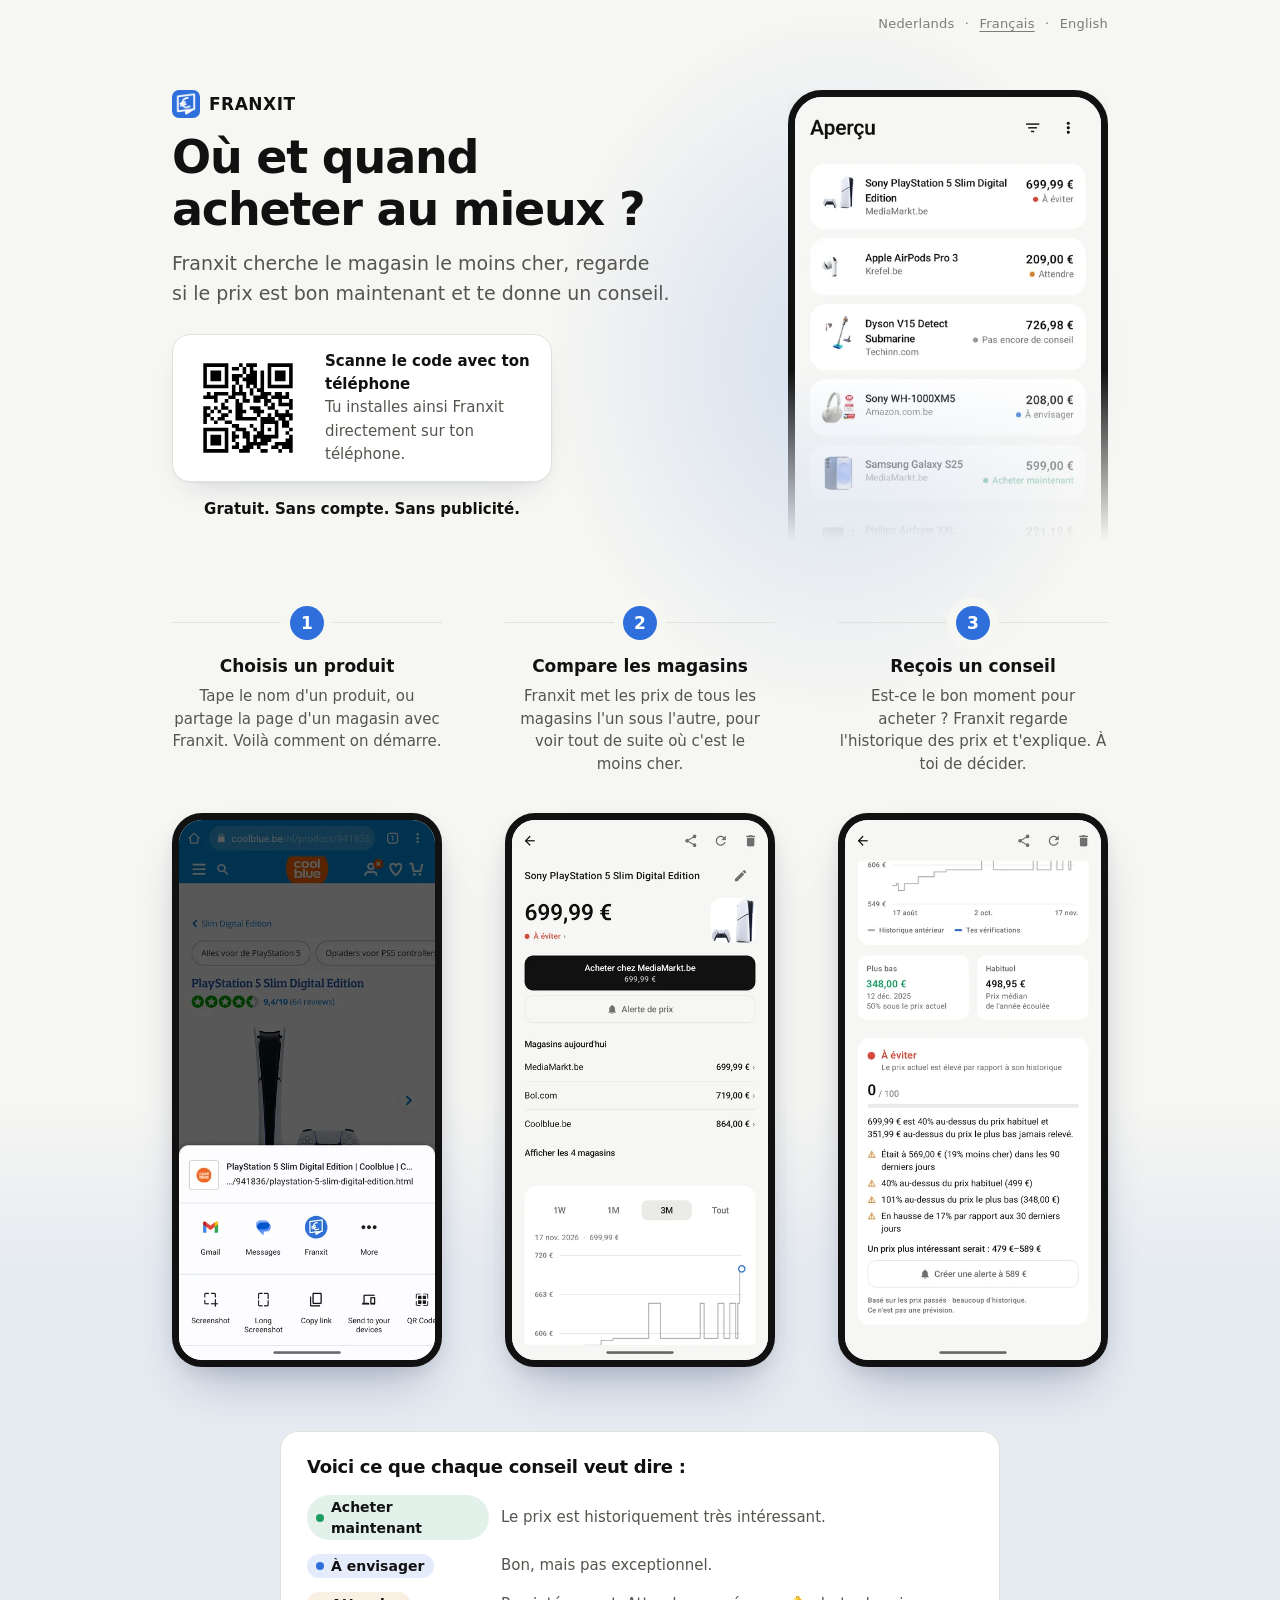
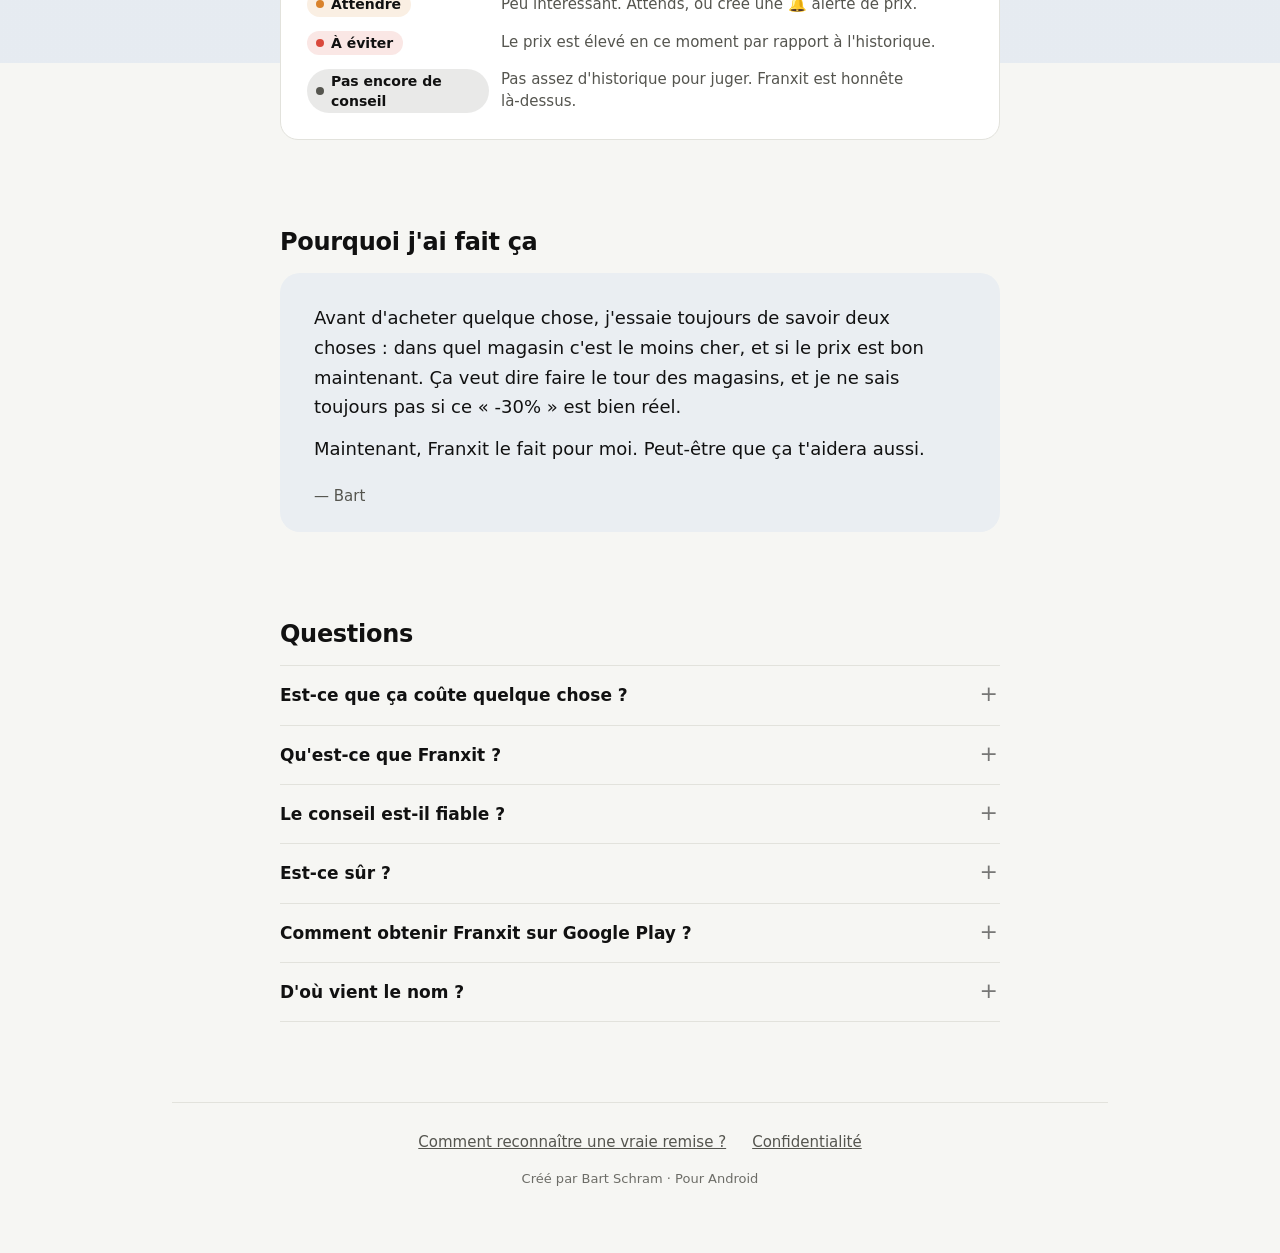
<file: fr/index.html>
<!doctype html>
<html lang="fr">
<head>
<meta charset="utf-8">
<meta name="viewport" content="width=device-width, initial-scale=1">
<title>Franxit – appli Android gratuite : où et quand acheter au mieux ?</title>
<meta name="description" content="Vois où c'est le moins cher et si le prix est bon maintenant : acheter ou attendre. Gratuit, sans compte et sans publicité, pour Android.">
<meta name="theme-color" content="#2f6fdb">
<meta property="og:type" content="website">
<meta property="og:url" content="https://franxit.be/fr/">
<meta property="og:locale" content="fr_BE">
<meta property="og:title" content="Franxit : où et quand acheter au mieux ?">
<meta property="og:description" content="Vois où c'est le moins cher et si le prix est bon maintenant : acheter ou attendre. Gratuit, sans compte et sans publicité, pour Android.">
<meta property="og:image" content="https://franxit.be/preview-fr.png?v=3">
<meta property="og:image:width" content="1200">
<meta property="og:image:height" content="630">
<meta property="og:site_name" content="Franxit">
<meta property="og:image:alt" content="Franxit : où et quand acheter au mieux ?">
<meta name="twitter:card" content="summary_large_image">
<meta name="twitter:title" content="Franxit : où et quand acheter au mieux ?">
<meta name="twitter:description" content="Vois où c'est le moins cher et si le prix est bon maintenant : acheter ou attendre. Gratuit, sans compte et sans publicité, pour Android.">
<meta name="twitter:image" content="https://franxit.be/preview-fr.png?v=3">
<link rel="canonical" href="https://franxit.be/fr/">
<meta name="robots" content="index,follow,max-snippet:-1,max-image-preview:large,max-video-preview:-1">
<script type="application/ld+json">{"@context": "https://schema.org", "@type": "SoftwareApplication", "name": "Franxit", "url": "https://franxit.be/fr/", "inLanguage": "fr", "applicationCategory": "ShoppingApplication", "operatingSystem": "Android 8.0 or newer", "description": "Vois où c'est le moins cher et si le prix est bon maintenant : acheter ou attendre. Gratuit, sans compte et sans publicité, pour Android.", "image": "https://franxit.be/icon.png", "installUrl": "https://play.google.com/store/apps/details?id=com.bartschram.franxit", "offers": {"@type": "Offer", "price": "0", "priceCurrency": "EUR"}, "screenshot": ["https://franxit.be/screens/share.webp", "https://franxit.be/screens/fr/overview.webp", "https://franxit.be/screens/fr/advice.webp", "https://franxit.be/screens/fr/details.webp"], "featureList": ["Choisis un produit", "Compare les magasins", "Reçois un conseil", "Suis tes produits"], "dateModified": "2026-11-20"}</script>
<script type="application/ld+json">{"@context": "https://schema.org", "@type": "WebSite", "name": "Franxit", "url": "https://franxit.be/", "inLanguage": "fr"}</script>
<script type="application/ld+json">{"@context": "https://schema.org", "@type": "FAQPage", "inLanguage": "fr", "mainEntity": [{"@type": "Question", "name": "Est-ce que ça coûte quelque chose ?", "acceptedAnswer": {"@type": "Answer", "text": "Non. Pas d'abonnement et pas de publicité."}}, {"@type": "Question", "name": "Qu'est-ce que Franxit ?", "acceptedAnswer": {"@type": "Answer", "text": "Franxit est une appli Android gratuite pour celles et ceux qui veulent acheter quelque chose. Tu choisis un produit. Franxit trouve le magasin le moins cher, regarde si le prix est bon en ce moment et donne un conseil, comme « acheter maintenant » ou « attendre ». Pas de compte et pas de publicité."}}, {"@type": "Question", "name": "Le conseil est-il fiable ?", "acceptedAnswer": {"@type": "Answer", "text": "Aussi fiable que l'historique des prix. Si un produit a trop peu d'historique, Franxit dit « Pas encore de conseil » au lieu de deviner. Le conseil repose sur ce qui s'est déjà passé, pas sur une prédiction."}}, {"@type": "Question", "name": "Est-ce sûr ?", "acceptedAnswer": {"@type": "Answer", "text": "Franxit demande seulement l'accès à internet et aux notifications. Il n'y a pas de compte et tes produits restent sur ton téléphone. L'appli ne mesure rien de la façon dont tu l'utilises. Toute l'histoire est ici."}}, {"@type": "Question", "name": "Comment obtenir Franxit sur Google Play ?", "acceptedAnswer": {"@type": "Answer", "text": "Franxit est encore en accès anticipé. Envoie un mail à hello@franxit.be avec l'adresse e-mail de ton compte Google. Tu reçois alors l'accès et tu peux installer l'appli via Google Play. Quand Franxit sera disponible pour tout le monde, il sera simplement dans le Play Store."}}, {"@type": "Question", "name": "D'où vient le nom ?", "acceptedAnswer": {"@type": "Answer", "text": "Du franc belge et de l'anglais « sit ». Rester assis sur son argent jusqu'à ce que ça en vaille la peine."}}]}</script>
<link rel="alternate" hreflang="nl" href="https://franxit.be/">
<link rel="alternate" hreflang="fr" href="https://franxit.be/fr/">
<link rel="alternate" hreflang="en" href="https://franxit.be/en/">
<link rel="alternate" hreflang="x-default" href="https://franxit.be/">
<link rel="icon" href="/favicon.ico" sizes="48x48">
<link rel="icon" type="image/png" href="../icon.png" sizes="256x256">
<link rel="apple-touch-icon" href="../icon.png">
<script>(function(){var u=navigator.userAgent||"",d=document.documentElement;d.className=/iPhone|iPad|iPod/.test(u)||(/Macintosh/.test(u)&&navigator.maxTouchPoints>1)?"ios":/Android/.test(u)?"android":"desktop";})();</script>
<style>
  :root {
    --bg: #f6f6f3; --card: #ffffff; --ink: #111111; --muted: #5d5d58; --line: #e2e2dc;
    --blue: #2f6fdb; --on-blue: #ffffff; --green: #1f9d61; --orange: #d9822b; --red: #d9483b;
    --track: #e6e6e0;
  }
  @media (prefers-color-scheme: dark) {
    :root { --bg: #0f0f10; --card: #1a1a1c; --ink: #f2f2ee; --muted: #a2a29c; --line: #2c2c2f; --track: #2e2e31; }
  }
  * { box-sizing: border-box; }
  /* No lonely words at the end of a line: short texts are balanced, longer ones kept even. */
  h1, h2, .lead, .sub, .note, .calm, .source, figcaption, .feature strong, .advice .what, summary { text-wrap: balance; }
  p, li, .feature p, details p, .advice p { text-wrap: pretty; }
  html { scroll-behavior: smooth; }
  body { margin: 0; background: var(--bg); color: var(--ink); font: 17px/1.55 system-ui, -apple-system, "Segoe UI", Roboto, sans-serif; }
  main { max-width: 1200px; margin: 0 auto; padding: 0 22px 64px; }
  .narrow { max-width: none; }
  a { color: var(--blue); }

  .hero { padding: 36px 0 8px; text-align: center; }
  .hero-shot { margin: 34px auto 0; width: 230px; height: 300px; overflow: hidden; -webkit-mask-image: linear-gradient(#000 70%, transparent); mask-image: linear-gradient(#000 70%, transparent); }
  .hero-shot img { display: block; width: 100%; height: auto; border: 7px solid #111; border-radius: 34px; box-shadow: 0 8px 24px rgba(0,0,0,.14); background: var(--card); }
  @media (min-width: 900px) {
    .hero { display: grid; grid-template-columns: 1fr 340px; gap: 96px; align-items: center; text-align: left; padding: 40px 0 0; }
    .hero-shot { margin: 0; width: 380px; height: 590px; overflow: hidden; -webkit-mask-image: linear-gradient(#000 80%, transparent); mask-image: linear-gradient(#000 80%, transparent); }
    .hero .lead { margin-left: 0; }
    h1 { font-size: 56px; }
    .lead { font-size: 21px; }
    h2 { margin-top: 96px; font-size: 28px; }
    .desktop .qr { max-width: 520px; }
    .qr img { width: 160px; height: 160px; }
    .hero .calm, .hero .source { max-width: 520px; }
    .desktop .copy { display: block; width: 100%; max-width: 440px; text-align: center; }
    .desktop .qr, .calm, .source { margin-left: 0; margin-right: 0; text-align: left; }
    .desktop .hero .qr { margin: 0 0 14px; }
    .hero .calm, .hero .source { margin-left: 0; margin-right: 0; max-width: 440px; text-align: center; }
  }
  .logo { width: 84px; height: 84px; border-radius: 21px; display: block; margin: 0 auto 18px; box-shadow: 0 6px 20px rgba(47,111,219,.28); }
  .brand { display: flex; align-items: center; justify-content: center; gap: 9px; font-weight: 700; letter-spacing: .5px; color: var(--ink); margin: 0 0 14px; }
  .brand img { width: 28px; height: 28px; border-radius: 7px; }
  @media (min-width: 900px) { .brand { justify-content: flex-start; } }
  h1 { font-size: 36px; line-height: 1.12; margin: 0 0 14px; letter-spacing: -0.6px; }
  .lead { color: var(--muted); font-size: 19px; margin: 0 auto 26px; max-width: 540px; }
  .get { display: block; max-width: 440px; margin: 0 auto; text-align: left; text-decoration: none; color: var(--ink); background: var(--card); border: 1px solid var(--line); border-radius: 18px; padding: 16px; }
  .get-top { display: flex; align-items: center; gap: 14px; }
  .get-icon { width: 52px; height: 52px; border-radius: 13px; flex: none; }
  .get-text strong { display: block; font-size: 18px; line-height: 1.25; }
  .get-text small { display: block; color: var(--muted); font-size: 14px; line-height: 1.4; margin-top: 3px; }
  .get-text small span { display: block; white-space: nowrap; }
  .get-text small #meta:empty, .get-text small #meta:not(.on) { display: none; }
  .get-go { display: block; margin-top: 14px; text-align: center; background: var(--blue); color: var(--on-blue); font-weight: 600; font-size: 17px; padding: 12px; border-radius: 12px; }
  .get:hover .get-go { filter: brightness(1.06); }
  .source { color: var(--muted); font-size: 14px; text-align: center; margin: 6px auto 0; max-width: 440px; }
  .version { color: var(--muted); font-size: 14px; text-align: center; margin: 10px 0 0; min-height: 1.4em; }
  .calm { color: var(--ink); font-size: 15px; font-weight: 600; text-align: center; margin: 16px auto 0; max-width: 420px; }

  .ios-note, .qr { display: none; }
  .ios .ios-note { display: block; max-width: 440px; margin: 0 auto 14px; background: var(--card); border: 1px solid var(--line); border-radius: 14px; padding: 12px 16px; font-size: 15px; color: var(--muted); text-align: left; }
  .ios .get, .ios .source { display: none; }
  .desktop .qr { display: flex; align-items: center; gap: 16px; max-width: 440px; margin: 0 auto 14px; text-align: left; color: var(--muted); font-size: 15px; background: var(--card); border: 1px solid var(--line); border-radius: 18px; padding: 14px 16px; }
  .qr strong { color: var(--ink); }
  .qr img { width: 124px; height: 124px; flex: none; background: #fff; image-rendering: pixelated; }
.steps { list-style: none; padding: 0; margin: 20px 0 0; display: grid; gap: 20px; counter-reset: s; }
  .steps li { counter-increment: s; display: grid; grid-template-columns: 34px 1fr; gap: 14px; align-items: start; margin: 0; }
  .steps li::before { content: counter(s); width: 34px; height: 34px; border-radius: 50%; background: var(--blue); color: var(--on-blue); font-weight: 700; display: grid; place-items: center; }
  @media (min-width: 900px) { .steps { grid-template-columns: repeat(3, 1fr); gap: 32px; } .steps li { grid-template-columns: 1fr; gap: 12px; align-content: start; } }
    .steps strong { display: block; }
  a:focus-visible, summary:focus-visible { outline: 3px solid var(--blue); outline-offset: 3px; border-radius: 6px; }
  .steps span { color: var(--muted); font-size: 15px; }
  .dl2 { display: block; max-width: 440px; margin: 16px auto 0; text-align: center; background: var(--blue); color: var(--on-blue); font-weight: 600; padding: 12px; border-radius: 12px; text-decoration: none; }
  .ios .dl2, .desktop .dl2, .desktop .get, .desktop .source { display: none; }
  .share { display: inline-block; margin-top: 10px; }

  h2 { font-size: 24px; line-height: 1.2; margin: 64px 0 8px; letter-spacing: -0.3px; }
  .sub { color: var(--muted); margin: 0 0 20px; }
  .note { color: var(--muted); font-size: 14px; margin: 12px 0 0; }

  /* The advice card, as the app shows it */
  .advice { background: var(--card); border: 1px solid var(--line); border-radius: 20px; padding: 18px 20px; }
  .advice .head { display: flex; align-items: flex-start; gap: 10px; }
  .advice .dot { flex: none; width: 10px; height: 10px; border-radius: 50%; background: var(--green); margin-top: 9px; }
  .advice .title { font-size: 21px; font-weight: 600; color: var(--green); line-height: 1.3; }
  .advice .what { color: var(--muted); font-size: 14px; margin-top: 1px; }
  .bar { margin: 14px 0 12px; height: 8px; border-radius: 6px; background: var(--track); overflow: hidden; }
  .bar span { display: block; height: 100%; width: 82%; background: var(--green); border-radius: 6px; }
  .advice p { margin: 0 0 10px; font-size: 16px; }
  .reasons { list-style: none; padding: 0; margin: 0 0 12px; }
  .reasons li { position: relative; padding-left: 22px; margin: 0 0 6px; font-size: 15px; }
  .reasons li::before { content: "+"; position: absolute; left: 4px; top: 0; font-weight: 700; color: var(--green); }
  .advice .foot { color: var(--muted); font-size: 13px; margin: 0; }

  .shots { display: flex; gap: 14px; overflow-x: auto; scroll-snap-type: x mandatory; margin: 0 -22px; padding: 4px 22px 14px; scrollbar-width: none; }
  .shots::-webkit-scrollbar { display: none; }
  .phone { flex: 0 0 70%; scroll-snap-align: center; margin: 0; text-align: center; }
  .phone img { display: block; width: 100%; height: auto; border: 7px solid #111; border-radius: 30px; box-shadow: 0 8px 24px rgba(0,0,0,.14); background: var(--card); }
  .phone figcaption { color: var(--muted); font-size: 14px; margin-top: 10px; }
  .dots { display: flex; justify-content: center; gap: 7px; margin: 2px 0 0; }
  .dots span { width: 7px; height: 7px; border-radius: 50%; background: var(--line); }
  .dots span.on { background: var(--ink); }
  /* Tablet or a narrow window: two by two, nothing to scroll. On a computer all four in a row. */
  @media (min-width: 900px) { .shots { display: grid; grid-template-columns: 1fr 1fr; gap: 24px; overflow: visible; margin: 0; padding: 4px 0 14px; } .phone { flex: none; } .dots { display: none; } }
  @media (min-width: 900px) { .shots { grid-template-columns: repeat(3, minmax(0, 330px)); justify-content: space-between; } .phone { max-width: 330px; } }
    /* The advice names: the label with its dot, and its explanation under it. The same on every screen and in every language. */
  /* The five advice names as coloured labels, each with its explanation. The same on every screen and language. */
  .advice-h { margin: 36px 0 14px; font-weight: 700; font-size: 17px; }
  .legend { list-style: none; padding: 0; margin: 0; display: grid; gap: 12px; }
  .legend li { display: grid; grid-template-columns: 1fr; gap: 3px; margin: 0; font-size: 15px; line-height: 1.45; }
  .legend strong { justify-self: start; display: inline-flex; align-items: center; gap: 7px; padding: 2px 10px 2px 9px; border-radius: 999px; font-size: 14px; font-weight: 600; background: color-mix(in srgb, var(--c) 13%, transparent); }
  .legend i { flex: none; width: 8px; height: 8px; border-radius: 50%; background: var(--c); }
  .legend span { color: var(--muted); }
  @media (min-width: 900px) { .legend li { grid-template-columns: 170px 1fr; gap: 16px; align-items: center; } }

    .features { display: grid; gap: 28px 40px; grid-template-columns: 1fr; padding: 0; margin: 0; list-style: none; }
  @media (min-width: 560px) { .features { grid-template-columns: 1fr 1fr; } }
  @media (min-width: 900px) { .features { grid-template-columns: repeat(4, 1fr); } }
  .feature { margin: 0; padding-top: 14px; border-top: 1px solid var(--line); }
  .feature strong { display: block; font-size: 17px; margin-bottom: 4px; text-wrap: wrap; }
  .feature p { margin: 0; color: var(--muted); font-size: 15px; }

  /* The story: plain text, no panel. */
  .story p { font-size: 17px; line-height: 1.65; margin: 0 0 12px; }
  @media (min-width: 900px) { .story p { font-size: 18px; } }
  .signature { color: var(--muted); font-size: 15px !important; margin: 16px 0 0 !important; }
  .signature::before { content: "— "; }

    .card { background: var(--card); border: 1px solid var(--line); border-radius: 18px; padding: 18px 20px; }
  .card p { margin: 0 0 10px; } .card p:last-child { margin: 0; }
  ol { padding-left: 22px; margin: 0; } li { margin: 0 0 10px; }
  .small { color: var(--muted); font-size: 15px; }

  details { border-top: 1px solid var(--line); padding: 0; margin: 0; }
  details:last-of-type { border-bottom: 1px solid var(--line); }
  summary { cursor: pointer; font-weight: 600; padding: 16px 0; list-style: none; position: relative; padding-right: 28px; }
  summary::-webkit-details-marker { display: none; }
  summary::after { content: "+"; position: absolute; right: 2px; top: 11px; font-size: 22px; font-weight: 400; color: var(--muted); }
  details[open] summary::after { content: "–"; }
  details p { margin: 0 0 14px; color: var(--muted); }

  footer { margin-top: 56px; color: var(--muted); font-size: 14px; text-align: center; }
  footer p { margin: 0 0 6px; }
  footer a { color: var(--muted); }

  /* The language choice: there for whoever looks for it, not competing with the page. */
  .langs { text-align: right; font-size: 13px; padding-top: 6px; color: var(--muted); opacity: .75; letter-spacing: .2px; }
  .langs { margin-right: -6px; }
  .langs a { color: var(--muted); text-decoration: none; display: inline-block; padding: 8px 6px; }
  .langs a:hover { text-decoration: underline; opacity: 1; }
  .langs b { color: var(--muted); font-weight: 500; display: inline-block; padding: 8px 6px; text-decoration: underline; text-underline-offset: 3px; }

  /* On a computer the whole width is used: the blocks sit side by side instead of in one narrow column. */
  @media (min-width: 900px) {
    .legend { grid-template-columns: repeat(5, 1fr); gap: 28px; }
    .legend li { grid-template-columns: 1fr; gap: 8px; align-items: start; align-content: start; }
    .story { display: grid; grid-template-columns: 1.5fr 1fr; column-gap: 64px; padding: 34px 40px 30px 36px; }
    .story::before { left: 32px; }
    .story p { margin: 0; }
    .story p:first-of-type { grid-row: 1 / span 2; }
    .story p:nth-of-type(2) { padding-top: 14px; align-self: start; font-size: 22px; line-height: 1.5; }
    .story .signature { align-self: end; margin: 0 !important; }
    .install { padding: 26px 32px; }
    .install ol { display: grid; grid-template-columns: repeat(3, 1fr); gap: 36px; list-style: none; padding: 0; counter-reset: i; }
    .install ol li { counter-increment: i; margin: 0; }
    .install ol li::before { content: counter(i); display: grid; place-items: center; width: 30px; height: 30px; border-radius: 50%; background: var(--blue); color: var(--on-blue); font-weight: 700; margin-bottom: 10px; }
    .install .small { margin-top: 22px !important; }
    .faq { display: grid; grid-template-columns: 1fr 1fr; column-gap: 56px; align-items: start; }
    .faq details:last-of-type { border-bottom: 0; }
    .faq details:nth-last-of-type(-n+2) { border-bottom: 1px solid var(--line); }
  }

  @media (min-width: 900px) { footer { margin-top: 80px; padding-top: 28px; border-top: 1px solid var(--line); } }

  /* Each screen has its step on top. */
  .step { display: grid; grid-template-columns: 34px 1fr; gap: 14px; align-items: start; text-align: left; margin-bottom: 18px; }
  .step b { width: 34px; height: 34px; border-radius: 50%; background: var(--blue); color: var(--on-blue); display: grid; place-items: center; }
  .step strong { display: block; }
  .step span { color: var(--muted); font-size: 15px; display: block; }
  .phone figcaption { display: none; }
  .minor { font-size: 20px; }
  .copy, .closing { display: none; }
  .copy { font: inherit; font-size: 14px; color: var(--muted); background: none; border: 0; padding: 8px 0 0; cursor: pointer; text-decoration: underline; text-underline-offset: 3px; }
  .desktop .copy { display: inline-block; }
  .desktop .closing { display: block; }
  .closing { margin: 96px 0 0; padding: 44px 24px; border-radius: 24px; text-align: center; background: color-mix(in srgb, var(--blue) 9%, var(--bg)); }
  .closing h2 { margin: 0 0 22px; }
  .closing-qr { display: inline-flex; align-items: center; gap: 22px; text-align: left; color: var(--muted); font-size: 15px; background: var(--card); border: 1px solid var(--line); border-radius: 18px; padding: 16px 22px; }
  .closing-qr strong { color: var(--ink); }
  .closing-qr img { width: 140px; height: 140px; image-rendering: pixelated; background: #fff; }
  @media (min-width: 900px) {
    .hero { grid-template-columns: minmax(0, 1fr) 380px; gap: 64px; }
    .hero-shot { position: relative; }
    .step { min-height: 92px; }
    .minor { margin-top: 80px; }
  }

  @media (min-width: 900px) { .desktop .hero .qr { max-width: 440px; } .desktop .hero .qr img { width: 150px; height: 150px; flex: none; } }

  .story { padding: 0; }
  @media (min-width: 900px) {
    .story { display: block; max-width: 760px; }
    .story p, .story p:nth-of-type(2) { font-size: 18px; line-height: 1.65; padding: 0; margin: 0 0 12px; grid-row: auto; }
  }
  details p { margin: 0 0 12px; }
  .install-steps { margin: 0 0 12px; padding-left: 22px; color: var(--muted); }
  .install-steps li { margin: 0 0 8px; }
  .install-steps strong { color: var(--ink); }

  /* Phone: the cards line up on the left margin, only the next one peeks in (faded), nothing is cut off on the left. */
  @media (max-width: 899px) {
    .shots { gap: 24px; scroll-padding-left: 22px; -webkit-mask-image: linear-gradient(to right, #000 86%, transparent); mask-image: linear-gradient(to right, #000 86%, transparent); }
    .shots.end { -webkit-mask-image: none; mask-image: none; }
    .phone { flex: 0 0 76%; scroll-snap-align: start; }
  }

  /* Every step text box is as tall as the tallest one, so the screens below start on the same line. */
  .phone { display: flex; flex-direction: column; }
  .step { flex: 1 1 auto; align-content: start; }
  .phone img { flex: none; }

  /* The overview: in the carousel as the last card on phones and tablets, big in the hero on a computer. */
  .step.plain { grid-template-columns: 1fr; }
  @media (max-width: 899px) { .hero-shot { display: none; } }
  @media (min-width: 900px) { .phone.extra { display: none; } }

  .wide .shots { margin-top: 56px; }
  @media (min-width: 900px) { .wide .shots { margin-top: 72px; } }

  /* The step text sits under its screen. */
  .step { margin: 18px 0 0; flex: none; }
  .phone img { order: 0; }

  /* Finishing touches */
  :root { --muted: #55554f; }
  @media (prefers-color-scheme: dark) { :root { --muted: #a8a8a2; } }
  .advice-h { margin-top: 48px; font-size: 18px; }
  @media (min-width: 900px) {
    .step span, .legend span, details p, .install-steps { font-size: 16px; }
    .legend li { font-size: 16px; }
    .advice-h { margin-top: 72px; }
    .hero-copy { padding-bottom: 28px; }
    .story { columns: 2; column-gap: 56px; max-width: none; display: block; }
    .story p { break-inside: avoid; }
    .story .signature { column-span: all; margin-top: 8px !important; }
    footer { display: flex; flex-wrap: wrap; justify-content: center; gap: 0; }
    footer p { margin: 0; }
    footer p + p::before { content: "·"; margin: 0 12px; }
  }
  @media (min-width: 900px) {
    footer .share { margin-top: 0; }
    .story p:nth-of-type(2) { font-size: 22px; line-height: 1.5; }
  }

  /* Polish: depth, a soft glow behind the hero phone, and phones that still show up in dark mode. */
  :root { color-scheme: light dark; }
  ::selection { background: color-mix(in srgb, var(--blue) 25%, transparent); }
  .hero { position: relative; }
  .phone img, .hero-shot img { box-shadow: 0 28px 50px -18px rgba(22, 44, 96, .30), 0 6px 16px rgba(0, 0, 0, .07); }
  .qr, .get, .ios .ios-note { box-shadow: 0 1px 2px rgba(0, 0, 0, .04), 0 14px 30px -18px rgba(22, 44, 96, .25); }
  .step b { box-shadow: 0 0 0 5px color-mix(in srgb, var(--blue) 14%, transparent); }
  @media (min-width: 900px) {
    .hero::before { content: ""; position: absolute; right: -20px; top: -30px; width: 580px; height: 700px; z-index: -1; pointer-events: none;
      background: radial-gradient(closest-side, color-mix(in srgb, var(--blue) 17%, transparent), transparent); }
    h1 { letter-spacing: -1.2px; }
    .hero-shot { -webkit-mask-image: linear-gradient(#000 62%, transparent); mask-image: linear-gradient(#000 62%, transparent); }
  }
  @media (prefers-color-scheme: dark) {
    .phone img, .hero-shot img { border-color: #3a3a40; box-shadow: 0 28px 50px -18px rgba(0, 0, 0, .8), 0 0 0 1px #4a4a52; }
    .qr, .get { box-shadow: none; }
  }
  .qr img { border-radius: 10px; }

  /* Dark mode: no grey fade on the hero phone, a clean rounded cut instead. */
  @media (prefers-color-scheme: dark) and (min-width: 900px) {
    .hero-shot { -webkit-mask-image: none; mask-image: none; border-radius: 36px; box-shadow: 0 0 0 1px #4a4a52, 0 28px 50px -18px rgba(0,0,0,.8); }
    .hero-shot img { box-shadow: none; border-bottom: 0; border-radius: 36px 36px 0 0; }
  }
  @media (min-width: 900px) { .story p:nth-of-type(2) { font-size: 18px; line-height: 1.65; } }
  .step { margin-top: 34px; }

  /* Steps: above their screen on tablet and computer; on a phone one shared caption under the carousel follows the screen in view. */
  .step { margin: 0 0 24px; flex: 1 1 auto; }
  .live { display: none; }
  @media (max-width: 899px) {
    .phone .step { display: none; }
    .phone { flex: 0 0 66%; }
    .live { display: block; margin-top: 18px; min-height: 96px; }
    .live .live-step { display: none; margin: 0; }
    .live .live-step.on { display: grid; }
  }
  @media (max-width: 899px) { .shots { padding-bottom: 36px; margin-bottom: -22px; } }

  @media (max-width: 899px) { .live { min-height: 128px; } }
  @media (max-width: 899px) { .dots { margin-top: 18px; } }
  /* Phone: the chosen screen snaps to the middle, a sliver of its neighbours on both sides. */
  @media (max-width: 899px) {
    .shots { padding-left: 17vw; padding-right: 17vw; scroll-padding: 0; gap: 20px;
      -webkit-mask-image: linear-gradient(to right, transparent, #000 9%, #000 91%, transparent); mask-image: linear-gradient(to right, transparent, #000 9%, #000 91%, transparent); }
    .shots.end { -webkit-mask-image: linear-gradient(to right, transparent, #000 9%, #000 91%, transparent); mask-image: linear-gradient(to right, transparent, #000 9%, #000 91%, transparent); }
    .phone { flex: 0 0 66vw; scroll-snap-align: center; }
  }
  /* Phone: tighter rhythm between the blocks, and the shared caption is only as tall as its longest step. */
  @media (max-width: 899px) {
    .live { display: grid; min-height: 0; margin-top: 10px; }
    .live .live-step, .live .live-step.on { display: grid; grid-area: 1 / 1; visibility: hidden; }
    .live .live-step.on { visibility: visible; }
    .wide .shots { margin-top: 36px; }
    .advice-h { margin-top: 36px; }
    h2 { margin-top: 44px; }
    .dots { margin-top: 14px; }
    footer { margin-top: 40px; }
  }

  /* Desktop: a narrower, centred column. The FAQ, story and legend stack instead of sitting side by side. */
  @media (min-width: 900px) {
    main { max-width: 980px; }
    .hero { grid-template-columns: minmax(0, 1fr) 320px; gap: 56px; }
    .hero-shot { width: 320px; height: 500px; }
    h1 { font-size: 46px; }
    .shots { grid-template-columns: repeat(3, minmax(0, 270px)); }
    .phone { max-width: 270px; }
    .narrow { max-width: 720px; margin-left: auto; margin-right: auto; }
    .legend { grid-template-columns: 1fr; gap: 14px; max-width: 720px; margin-left: auto; margin-right: auto; }
    .advice-h { max-width: 720px; margin-left: auto; margin-right: auto; }
    .legend li { grid-template-columns: 190px 1fr; gap: 18px; align-items: center; }
    .story { columns: 1; max-width: none; }
    .story p, .story p:nth-of-type(2) { font-size: 18px; }
    .faq { grid-template-columns: 1fr; }
    .faq details:nth-last-of-type(-n+2) { border-bottom: 0; }
    .faq details:last-of-type { border-bottom: 1px solid var(--line); }
  }

  .sr-only { position: absolute; width: 1px; height: 1px; margin: -1px; padding: 0; overflow: hidden; clip: rect(0 0 0 0); white-space: nowrap; border: 0; }

  /* Desktop and tablet: each step is anchored to its screen, same width, with a thin rule on top; less air above. */
  @media (min-width: 900px) {
    .phone .step { width: 100%; padding-top: 16px; border-top: 1px solid var(--line); margin-bottom: 20px; align-content: start; }
    .step b { box-shadow: none; }
    .wide .shots { margin-top: 48px; }
  }

  /* Footer: the links on one line, the small print under it. */
  footer, footer p { display: block; }
  footer .foot-links { display: flex; flex-wrap: wrap; justify-content: center; gap: 8px 26px; margin: 0 0 14px; font-size: 15px; }
  footer .foot-links a { margin: 0; white-space: nowrap; }
  footer .foot-meta { margin: 0; font-size: 13px; opacity: .85; }
  footer p + p::before { content: none; }
  @media (max-width: 899px) { footer .foot-links { flex-direction: column; align-items: center; gap: 10px; } }

  @media (max-width: 899px) { .dots { margin-top: 4px; } .live { margin-top: 28px; } }
  @media (max-width: 899px) { .shots { padding-bottom: 72px; margin-bottom: -58px; } }

  /* Last refinements: fewer questions, the legend as a quiet card on desktop, the story as a soft panel, the date on its own line. */
  .story { background: color-mix(in srgb, var(--blue) 6%, var(--bg)); border-radius: 20px; padding: 24px 24px 18px; }
  .story p:last-child { margin-bottom: 0; }
  #updated { display: block; margin-top: 4px; }
  @media (min-width: 900px) {
    .legend-card { max-width: none; margin: 72px 0 0; background: var(--card); border: 1px solid var(--line); border-radius: 18px; padding: 26px 30px 28px; }
    .legend-card .advice-h { margin: 0 0 18px; max-width: none; }
    .legend-card .legend { max-width: none; margin: 0; }
    .hero-shot { height: 450px; }
    .story { padding: 30px 34px 24px; }
  }

  /* Phone: label on the left, explanation on the right, so the list is about half as tall. */
  @media (max-width: 899px) {
    .legend { gap: 16px; }
    .legend li { grid-template-columns: 42% 1fr; gap: 14px; align-items: start; font-size: 15px; line-height: 1.45; }
    .legend strong { white-space: normal; align-items: center; }
    .legend span { padding-top: 2px; }
  }
  @media (max-width: 899px) { .legend li { grid-template-columns: 40% 1fr; gap: 12px; } .legend strong { border-radius: 16px; padding: 4px 11px 4px 10px; } }
  /* Phone, second attempt: a plain coloured dot and bold label, the explanation right under it; no pills, tight rhythm. */
  @media (max-width: 899px) {
    .legend { gap: 14px; }
    .legend li { grid-template-columns: 1fr; gap: 1px; font-size: 15px; line-height: 1.45; }
    .legend strong { background: none; border-radius: 0; padding: 0; gap: 9px; font-size: 16px; display: flex; justify-self: start; }
    .legend i { width: 9px; height: 9px; }
    .legend span { padding: 0 0 0 18px; }
  }

  /* Phone: the phone is sized to the available height so it and its caption fit together (see the nudge in the page script). */
  @media (max-width: 899px) {
    .shots { --pw: min(66vw, 360px, calc((100svh - 190px) / 2.05)); padding-left: calc((100vw - var(--pw)) / 2); padding-right: calc((100vw - var(--pw)) / 2); }
    .phone { flex: 0 0 var(--pw); }
  }

  /* Desktop refinements: hero text and phone share their top edge, even spacing before the legend, one-line footer, the money question first. */
  @media (min-width: 900px) {
    .hero { align-items: start; }
    .hero-copy { padding-bottom: 0; }
    .legend-card { margin-top: 48px; }
    footer .foot-meta #updated { display: inline; margin: 0; }
    footer .foot-meta #updated:not(:empty)::before { content: " · "; }
  }

  .ios-note .ios-b { display: block; margin-top: 6px; }

  /* Desktop legend: every row is as tall as the tallest, so the labels sit at an even distance. */
  @media (min-width: 900px) {
    .legend-card .legend { gap: 14px; }
    .legend-card .legend li { grid-template-columns: 190px 1fr; }
    .legend-card .legend li { align-items: center; align-content: center; }
  }

  /* Desktop polish: no lone words on the last line of a step, a hover cue on the questions, a slightly higher start, equal section headings. */
  @media (min-width: 900px) {
    .step span { text-wrap: pretty; }
    summary::after { right: 2px; color: var(--ink); opacity: .55; }
    summary:hover { color: var(--blue); }
    summary:hover::after { opacity: 1; }
    details[open] summary::after { opacity: 1; }
    .hero { padding-top: 22px; }
    .wide .shots { margin-top: 40px; }
    h2, .minor { font-size: 24px; margin-top: 88px; margin-bottom: 16px; }
  }

  /* Desktop: number and title on one line, the text under them over the full column width, so it stays short (three lines). */
  @media (min-width: 900px) {
    .phone .step > div { display: contents; }
    .phone .step { grid-template-columns: 34px 1fr; column-gap: 14px; row-gap: 8px; align-items: center; }
    .phone .step strong { grid-column: 2; align-self: center; }
    .phone .step span { grid-column: 1 / -1; }
    .phone .step { min-height: 0; }
  }
  @media (min-width: 900px) { .phone .step span { font-size: 15px; line-height: 1.5; } }

  /* Desktop, final: the number sits centred on the thin line above each step, title and text centred under it. */
  @media (min-width: 900px) {
    .phone .step { display: block; position: relative; text-align: center; padding-top: 30px; }
    .phone .step > div { display: block; }
    .phone .step b { position: absolute; top: -17px; left: 50%; transform: translateX(-50%); box-shadow: 0 0 0 9px var(--bg); }
    .phone .step strong { display: block; margin-bottom: 6px; }
    .phone .step span { display: block; max-width: 270px; margin: 0 auto; }
  }
  @media (min-width: 900px) { .wide .shots { margin-top: 68px; } }
  @media (min-width: 900px) { .wide .shots { margin-top: 88px; } }
  @media (min-width: 900px) { .phone .step { margin-bottom: 38px; } }

  /* Desktop: a smaller QR code and a narrower card around it. */
  @media (min-width: 900px) {
    .desktop .hero .qr { max-width: 380px; padding: 14px 20px 14px 16px; gap: 18px; }
    .desktop .hero .qr img { width: 118px; height: 118px; }
    .hero .calm, .hero .source { max-width: 380px; }
  }
  @media (min-width: 900px) { .hero { padding-top: 48px; } }
  @media (min-width: 900px) { .wide .shots { margin-top: 78px; } }

  /* Desktop: the legend card has the same width as the story and the questions under it. */
  @media (min-width: 900px) {
    .legend-card { max-width: 720px; margin-left: auto; margin-right: auto; padding: 24px 26px 26px; }
    .legend-card .legend li { grid-template-columns: 182px 1fr; gap: 12px; }
    .legend-card .legend li span { font-size: 15px; }
  }
  @media (min-width: 900px) { .legend-card { margin-top: 74px; } }

  /* The band: full width, light blue like the story panel; it starts two thirds down the phones and ends three quarters down the legend card. */
  html { overflow-x: clip; }
  .bandwrap { position: relative; isolation: isolate; }
  @media (min-width: 900px) {
    .bandwrap::before { content: ""; position: absolute; z-index: -1; left: 50%; width: 100vw; margin-left: -50vw; top: var(--band-top, 0); height: var(--band-h, 0);
      background: linear-gradient(to bottom, transparent 0, color-mix(in srgb, var(--blue) 8%, var(--bg)) 170px); }
  }
  @media (min-width: 900px) { .legend-card { margin-top: 50px; } }

  /* Phone rhythm: more air between the blocks, a heading sits closer to its own content than to the block above, a bit more room around the buttons. */
  @media (max-width: 899px) {
    h2 { margin-top: 60px; margin-bottom: 14px; }
    .advice-h { margin-top: 46px; margin-bottom: 16px; }
    .hero .lead { margin-bottom: 30px; }
    .calm { margin-top: 18px; }
    .dl2 { margin-top: 30px; }
    footer { margin-top: 44px; }
  }

  /* Footer. Desktop: the small print on one line with dots. Phone: a thin rule, the links side by side, every small-print line a complete sentence. */
  footer .foot-meta span { display: inline; }
  @media (min-width: 900px) {
    footer .foot-meta span + span::before { content: " · "; }
    footer .foot-meta #updated:empty::before { content: none; }
  }
  @media (max-width: 899px) {
    footer { margin-top: 48px; padding-top: 28px; border-top: 1px solid var(--line); }
    footer .foot-links { flex-direction: row; flex-wrap: wrap; justify-content: center; gap: 10px 24px; margin-bottom: 18px; }
    footer .foot-meta span, footer .foot-meta #updated { display: block; margin: 0; line-height: 1.7; }
    footer .foot-meta #updated::before { content: none; }
    main { padding-bottom: 36px; }
  }
  @media (max-width: 899px) { .faq details:last-of-type { border-bottom: 0; } }
</style>
</head>
<body>
<main>

  <nav class="langs" aria-label="Language"><a href="/" hreflang="nl" data-lang="nl">Nederlands</a> · <b>Français</b> · <a href="/en/" hreflang="en" data-lang="en">English</a></nav>

  <section class="hero">
   <div class="hero-copy">
    <p class="brand"><img src="../icon.png" alt="" width="28" height="28">FRANXIT</p>
    <h1>Où et quand acheter au mieux ?</h1>
    <p class="lead">Franxit cherche le magasin le moins cher, regarde si le prix est bon maintenant et te donne un conseil.</p>
    <p class="ios-note"><span>Franxit ne fonctionne hélas pas encore sur iPhone.</span> <span class="ios-b">Tu as un téléphone Android ? Utilise-le pour aller sur franxit.be et l'installer.</span></p>
    <div class="qr"><img src="../qr.svg" alt="Code QR vers franxit.be" width="160" height="160"><span><strong>Scanne le code avec ton téléphone</strong><br>Tu installes ainsi Franxit directement sur ton téléphone.</span></div>
    <a class="get" id="download" href="https://play.google.com/store/apps/details?id=com.bartschram.franxit">
      <span class="get-top">
        <img class="get-icon" src="../icon.png" alt="">
        <span class="get-text"><strong>Franxit pour Android</strong><small><span>Android 8 ou plus récent</span></small></span>
      </span>
      <span class="get-go">Disponible sur Google Play</span>
    </a>
    <p class="calm">Gratuit. Sans compte. Sans publicité.</p>
    <p class="source">Franxit est en accès anticipé. Demande l'accès via <a href="mailto:hello@franxit.be">hello@franxit.be</a>.</p>
   </div>
   <div class="hero-shot"><img src="../screens/fr/overview.webp?v=accd3209" alt="Aperçu de Franxit avec les produits et leur conseil" width="460" height="969" fetchpriority="high"></div>
  </section>

  <section class="wide">
  <h2 class="sr-only">Comment ça marche</h2>

  <div class="bandwrap" id="bandwrap">
  <div class="shots" id="shots">
    <figure class="phone"><div class="step"><b>1</b><div><strong>Choisis un produit</strong><span>Tape le nom d'un produit, ou partage la page d'un magasin avec Franxit. Voilà comment on démarre.</span></div></div><img src="../screens/share.webp?v=479d4881" alt="Partager une page de magasin avec Franxit" width="460" height="969" loading="lazy"></figure>
    <figure class="phone"><div class="step"><b>2</b><div><strong>Compare les magasins</strong><span>Franxit met les prix de tous les magasins l'un sous l'autre, pour voir tout de suite où c'est le moins cher.</span></div></div><img src="../screens/fr/advice.webp?v=32bad1f6" alt="Écran d'un produit avec le magasin le moins cher" width="460" height="969" loading="lazy"></figure>
    <figure class="phone"><div class="step"><b>3</b><div><strong>Reçois un conseil</strong><span>Est-ce le bon moment pour acheter ? Franxit regarde l'historique des prix et t'explique. À toi de décider.</span></div></div><img src="../screens/fr/details.webp?v=8c03989f" alt="Conseil expliqué et historique des prix" width="460" height="969" loading="lazy"></figure>
    <figure class="phone extra"><div class="step"><b>4</b><div><strong>Suis tes produits</strong><span>Tous tes produits sur un seul écran. Indique ton prix maximum et reçois une alerte le moment venu.</span></div></div><img src="../screens/fr/overview.webp?v=accd3209" alt="Aperçu de Franxit avec les produits et leur conseil" width="460" height="969" loading="lazy"></figure>
  </div>
  <div class="dots" id="dots" aria-hidden="true"><span></span><span></span><span></span><span></span></div>
  <div class="live" id="live" aria-live="polite">
    <div class="step live-step on"><b>1</b><div><strong>Choisis un produit</strong><span>Tape le nom d'un produit, ou partage la page d'un magasin avec Franxit. Voilà comment on démarre.</span></div></div>
    <div class="step live-step"><b>2</b><div><strong>Compare les magasins</strong><span>Franxit met les prix de tous les magasins l'un sous l'autre, pour voir tout de suite où c'est le moins cher.</span></div></div>
    <div class="step live-step"><b>3</b><div><strong>Reçois un conseil</strong><span>Est-ce le bon moment pour acheter ? Franxit regarde l'historique des prix et t'explique. À toi de décider.</span></div></div>
    <div class="step live-step"><b>4</b><div><strong>Suis tes produits</strong><span>Tous tes produits sur un seul écran. Indique ton prix maximum et reçois une alerte le moment venu.</span></div></div>
  </div>
  <div class="legend-card">
  <h2 class="advice-h">Voici ce que chaque conseil veut dire :</h2>
  <ul class="legend">
    <li><strong style="--c:var(--green)"><i></i>Acheter maintenant</strong><span>Le prix est historiquement très intéressant.</span></li>
    <li><strong style="--c:var(--blue)"><i></i>À envisager</strong><span>Bon, mais pas exceptionnel.</span></li>
    <li><strong style="--c:var(--orange)"><i></i>Attendre</strong><span>Peu intéressant. Attends, ou crée une 🔔 alerte de prix.</span></li>
    <li><strong style="--c:var(--red)"><i></i>À éviter</strong><span>Le prix est élevé en ce moment par rapport à l'historique.</span></li>
    <li><strong style="--c:var(--muted)"><i></i>Pas encore de conseil</strong><span>Pas assez d'historique pour juger. Franxit est honnête là-dessus.</span></li>
  </ul>
  </div>
  </div>

  </section>

  <section class="narrow">
  <h2>Pourquoi j'ai fait ça</h2>
  <div class="story">
    <p>Avant d'acheter quelque chose, j'essaie toujours de savoir deux choses : dans quel magasin c'est le moins cher, et si le prix est bon maintenant. Ça veut dire faire le tour des magasins, et je ne sais toujours pas si ce « -30% » est bien réel.</p>
    <p>Maintenant, Franxit le fait pour moi. Peut-être que ça t'aidera aussi.</p>
    <p class="signature">Bart</p>
  </div>

  <h2 class="minor">Questions</h2>
  <div class="faq">
  <details>
    <summary>Est-ce que ça coûte quelque chose ?</summary>
    <p>Non. Pas d'abonnement et pas de publicité.</p>
  </details>
  <details>
    <summary>Qu'est-ce que Franxit ?</summary>
    <p>Franxit est une appli Android gratuite pour celles et ceux qui veulent acheter quelque chose. Tu choisis un produit. Franxit trouve le magasin le moins cher, regarde si le prix est bon en ce moment et donne un conseil, comme « acheter maintenant » ou « attendre ». Pas de compte et pas de publicité.</p>
  </details>
  <details>
    <summary>Le conseil est-il fiable ?</summary>
    <p>Aussi fiable que l'historique des prix. Si un produit a trop peu d'historique, Franxit dit « Pas encore de conseil » au lieu de deviner. Le conseil repose sur ce qui s'est déjà passé, pas sur une prédiction.</p>
  </details>
  <details>
    <summary>Est-ce sûr ?</summary>
    <p>Franxit demande seulement l'accès à internet et aux notifications. Il n'y a pas de compte et tes produits restent sur ton téléphone. L'appli ne mesure rien de la façon dont tu l'utilises. <a href="../privacy.html#fr">Toute l'histoire est ici</a>.</p>
  </details>
  <details>
    <summary>Comment obtenir Franxit sur Google Play ?</summary>
    <p>Franxit est encore en accès anticipé. Envoie un mail à <a href="mailto:hello@franxit.be">hello@franxit.be</a> avec l'adresse e-mail de ton compte Google. Tu reçois alors l'accès et tu peux installer l'appli via Google Play. Quand Franxit sera disponible pour tout le monde, il sera simplement dans le Play Store.</p>
  </details>
  <details>
    <summary>D'où vient le nom ?</summary>
    <p>Du franc belge et de l'anglais « sit ». Rester assis sur son argent jusqu'à ce que ça en vaille la peine.</p>
  </details>
  </div>

  <a class="dl2" href="https://play.google.com/store/apps/details?id=com.bartschram.franxit">Disponible sur Google Play</a>

  </section>

  <footer>
    <nav class="foot-links" aria-label="Links">
      <a href="/fr/remise/">Comment reconnaître une vraie remise ?</a>
      <a href="../privacy.html#fr">Confidentialité</a>
    </nav>
    <p class="foot-meta"><span>Créé par Bart Schram</span><span>Pour Android</span></p>
  </footer>
</main>
<script>
  // Remember a language chosen by hand, so the page doesn't switch it back.
  document.querySelectorAll(".langs a").forEach(function (a) {
    a.addEventListener("click", function () { try { localStorage.setItem("lang", a.getAttribute("data-lang")); } catch (e) {} });
  });
  try { localStorage.setItem("lang", "fr"); } catch (e) {}
  // Phone: when you stop scrolling with the phone screen in view (all but its last 10%) but its caption cut off at the bottom,
  // nudge the page down just enough to show it. Never upwards, never when it is already visible.
  (function () {
    var sh = document.getElementById("shots"), lv = document.getElementById("live");
    if (!sh || !lv || !window.matchMedia) return;
    var timer;
    function nudge() {
      if (!matchMedia("(max-width: 899px)").matches || matchMedia("(prefers-reduced-motion: reduce)").matches) return;
      var vh = window.innerHeight; if (vh < 520) return;
      var ph = sh.querySelector(".phone img"); if (!ph) return;
      var pr = ph.getBoundingClientRect(), top = sh.getBoundingClientRect().top, bottom = lv.getBoundingClientRect().bottom;
      if (pr.top < 0 || pr.bottom > vh + pr.height * 0.1 || top < 14) return;   // phone in view (its last 10% may still be below), never when already past it
      var need = bottom - (vh - 16), room = top - 14;               // how far to go, how far we may go
      var d = Math.min(need, room);
      if (d > 6) window.scrollBy({ top: d, behavior: "smooth" });
    }
    window.addEventListener("scroll", function () { clearTimeout(timer); timer = setTimeout(nudge, 160); }, { passive: true });
  })();
  // Desktop: a soft band behind the lower half of the phones and the whole legend card.
  (function () {
    var w = document.getElementById("bandwrap");
    if (!w || !window.matchMedia) return;
    function band() {
      var ph = w.querySelector(".phone img"), card = w.querySelector(".legend-card");
      if (!ph || !card || !matchMedia("(min-width: 900px)").matches) return;
      var wr = w.getBoundingClientRect(), p = ph.getBoundingClientRect(), c = card.getBoundingClientRect();
      var top = p.top - wr.top + p.height * 0.52, bottom = c.top - wr.top + c.height * 0.75;   // fades in from just over half of the phones, ends behind the legend card
      w.style.setProperty("--band-top", Math.round(top) + "px");
      w.style.setProperty("--band-h", Math.max(0, Math.round(bottom - top)) + "px");
    }
    band();
    window.addEventListener("resize", band);
    window.addEventListener("load", band);
    if (document.fonts && document.fonts.ready) document.fonts.ready.then(band);
    if (window.ResizeObserver) new ResizeObserver(band).observe(w);
  })();
  // A link to the install steps opens them.
  function openInstall() { if (location.hash === "#installeren") { var d = document.getElementById("installeren"); if (d) d.open = true; } }
  window.addEventListener("hashchange", openInstall);
  // Dots under the screens (phones only): which one is in view.
  (function () {
    var s = document.getElementById("shots"), d = document.querySelectorAll("#dots span");
    if (!s || !d.length) return;
    function mark() {
      var w = s.scrollWidth - s.clientWidth, i = w > 0 ? Math.round(s.scrollLeft / w * (d.length - 1)) : 0;
      d.forEach(function (x, n) { x.className = n === i ? "on" : ""; });
      s.className = "shots" + (w > 0 && s.scrollLeft >= w - 4 ? " end" : "");
      document.querySelectorAll("#live .live-step").forEach(function (x, n) { x.className = "step live-step" + (n === i ? " on" : ""); });
    }
    s.addEventListener("scroll", mark, { passive: true }); mark();
  })();
</script>
</body>
</html>
</file>
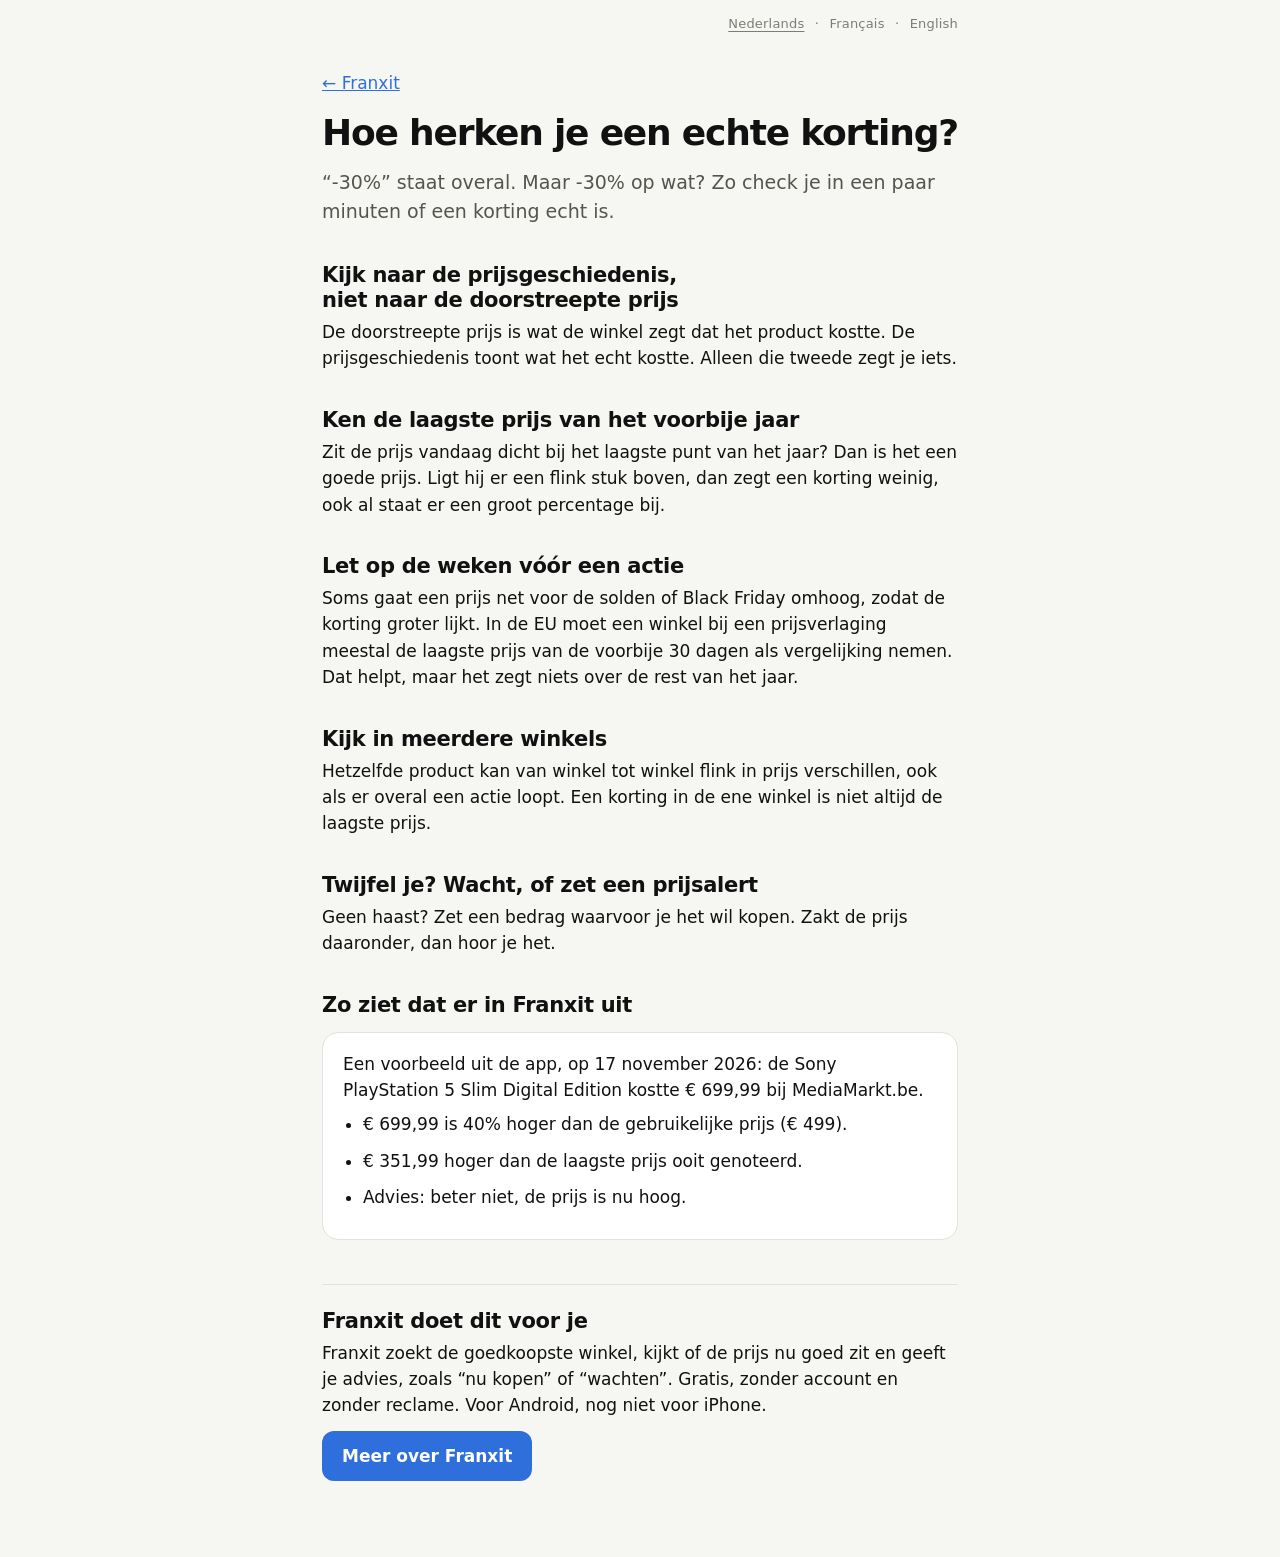
<file: korting/index.html>
<!doctype html>
<html lang="nl">
<head>
<meta charset="utf-8">
<meta name="viewport" content="width=device-width, initial-scale=1">
<title>Hoe herken je een echte korting? Zo check je het in 5 minuten · Franxit</title>
<meta name="description" content="“-30%” staat overal, maar -30% op wat? Zo check je met de prijsgeschiedenis of een korting echt is, en wanneer je beter wacht.">
<meta name="theme-color" content="#2f6fdb">
<meta name="robots" content="index,follow,max-snippet:-1,max-image-preview:large">
<link rel="canonical" href="https://franxit.be/korting/">
<link rel="alternate" hreflang="nl" href="https://franxit.be/korting/">
<link rel="alternate" hreflang="fr" href="https://franxit.be/fr/remise/">
<link rel="alternate" hreflang="en" href="https://franxit.be/en/real-discounts/">
<link rel="alternate" hreflang="x-default" href="https://franxit.be/korting/">
<meta property="og:type" content="article">
<meta property="og:site_name" content="Franxit">
<meta property="og:url" content="https://franxit.be/korting/">
<meta property="og:locale" content="nl_BE">
<meta property="og:title" content="Hoe herken je een echte korting?">
<meta property="og:description" content="“-30%” staat overal, maar -30% op wat? Zo check je met de prijsgeschiedenis of een korting echt is, en wanneer je beter wacht.">
<meta property="og:image" content="https://franxit.be/preview.png?v=3">
<meta name="twitter:card" content="summary_large_image">
<link rel="icon" href="/favicon.ico" sizes="48x48"><link rel="icon" type="image/png" href="/icon.png" sizes="256x256">
<link rel="apple-touch-icon" href="/icon.png">
<script type="application/ld+json">{"@context": "https://schema.org", "@type": "Article", "headline": "Hoe herken je een echte korting?", "description": "“-30%” staat overal, maar -30% op wat? Zo check je met de prijsgeschiedenis of een korting echt is, en wanneer je beter wacht.", "inLanguage": "nl", "datePublished": "2026-11-17", "dateModified": "2026-11-20", "mainEntityOfPage": "https://franxit.be/korting/", "image": "https://franxit.be/screens/nl/details.webp", "author": {"@type": "Organization", "name": "Franxit", "url": "https://franxit.be/"}, "publisher": {"@type": "Organization", "name": "Franxit", "url": "https://franxit.be/", "logo": {"@type": "ImageObject", "url": "https://franxit.be/icon.png"}}}</script>
<style>
  :root {
    --bg: #f6f6f3; --card: #ffffff; --ink: #111111; --muted: #5d5d58; --line: #e2e2dc;
    --blue: #2f6fdb; --on-blue: #ffffff; --green: #1f9d61; --orange: #d9822b; --red: #d9483b;
    --track: #e6e6e0;
  }
  @media (prefers-color-scheme: dark) {
    :root { --bg: #0f0f10; --card: #1a1a1c; --ink: #f2f2ee; --muted: #a2a29c; --line: #2c2c2f; --track: #2e2e31; }
  }
  * { box-sizing: border-box; }
  /* No lonely words at the end of a line: short texts are balanced, longer ones kept even. */
  h1, h2, .lead, .sub, .note, .calm, .source, figcaption, .feature strong, .advice .what, summary { text-wrap: balance; }
  p, li, .feature p, details p, .advice p { text-wrap: pretty; }
  html { scroll-behavior: smooth; }
  body { margin: 0; background: var(--bg); color: var(--ink); font: 17px/1.55 system-ui, -apple-system, "Segoe UI", Roboto, sans-serif; }
  main { max-width: 1200px; margin: 0 auto; padding: 0 22px 64px; }
  .narrow { max-width: none; }
  a { color: var(--blue); }

  .hero { padding: 36px 0 8px; text-align: center; }
  .hero-shot { margin: 34px auto 0; width: 230px; height: 300px; overflow: hidden; -webkit-mask-image: linear-gradient(#000 70%, transparent); mask-image: linear-gradient(#000 70%, transparent); }
  .hero-shot img { display: block; width: 100%; height: auto; border: 7px solid #111; border-radius: 34px; box-shadow: 0 8px 24px rgba(0,0,0,.14); background: var(--card); }
  @media (min-width: 900px) {
    .hero { display: grid; grid-template-columns: 1fr 340px; gap: 96px; align-items: center; text-align: left; padding: 40px 0 0; }
    .hero-shot { margin: 0; width: 380px; height: 590px; overflow: hidden; -webkit-mask-image: linear-gradient(#000 80%, transparent); mask-image: linear-gradient(#000 80%, transparent); }
    .hero .lead { margin-left: 0; }
    h1 { font-size: 56px; }
    .lead { font-size: 21px; }
    h2 { margin-top: 96px; font-size: 28px; }
    .desktop .qr { max-width: 520px; }
    .qr img { width: 160px; height: 160px; }
    .hero .calm, .hero .source { max-width: 520px; }
    .desktop .copy { display: block; width: 100%; max-width: 440px; text-align: center; }
    .desktop .qr, .calm, .source { margin-left: 0; margin-right: 0; text-align: left; }
    .desktop .hero .qr { margin: 0 0 14px; }
    .hero .calm, .hero .source { margin-left: 0; margin-right: 0; max-width: 440px; text-align: center; }
  }
  .logo { width: 84px; height: 84px; border-radius: 21px; display: block; margin: 0 auto 18px; box-shadow: 0 6px 20px rgba(47,111,219,.28); }
  .brand { display: flex; align-items: center; justify-content: center; gap: 9px; font-weight: 700; letter-spacing: .5px; color: var(--ink); margin: 0 0 14px; }
  .brand img { width: 28px; height: 28px; border-radius: 7px; }
  @media (min-width: 900px) { .brand { justify-content: flex-start; } }
  h1 { font-size: 36px; line-height: 1.12; margin: 0 0 14px; letter-spacing: -0.6px; }
  .lead { color: var(--muted); font-size: 19px; margin: 0 auto 26px; max-width: 540px; }
  .get { display: block; max-width: 440px; margin: 0 auto; text-align: left; text-decoration: none; color: var(--ink); background: var(--card); border: 1px solid var(--line); border-radius: 18px; padding: 16px; }
  .get-top { display: flex; align-items: center; gap: 14px; }
  .get-icon { width: 52px; height: 52px; border-radius: 13px; flex: none; }
  .get-text strong { display: block; font-size: 18px; line-height: 1.25; }
  .get-text small { display: block; color: var(--muted); font-size: 14px; line-height: 1.4; margin-top: 3px; }
  .get-text small span { display: block; white-space: nowrap; }
  .get-text small #meta:empty, .get-text small #meta:not(.on) { display: none; }
  .get-go { display: block; margin-top: 14px; text-align: center; background: var(--blue); color: var(--on-blue); font-weight: 600; font-size: 17px; padding: 12px; border-radius: 12px; }
  .get:hover .get-go { filter: brightness(1.06); }
  .source { color: var(--muted); font-size: 14px; text-align: center; margin: 6px auto 0; max-width: 440px; }
  .version { color: var(--muted); font-size: 14px; text-align: center; margin: 10px 0 0; min-height: 1.4em; }
  .calm { color: var(--ink); font-size: 15px; font-weight: 600; text-align: center; margin: 16px auto 0; max-width: 420px; }

  .ios-note, .qr { display: none; }
  .ios .ios-note { display: block; max-width: 440px; margin: 0 auto 14px; background: var(--card); border: 1px solid var(--line); border-radius: 14px; padding: 12px 16px; font-size: 15px; color: var(--muted); text-align: left; }
  .ios .get, .ios .source { display: none; }
  .desktop .qr { display: flex; align-items: center; gap: 16px; max-width: 440px; margin: 0 auto 14px; text-align: left; color: var(--muted); font-size: 15px; background: var(--card); border: 1px solid var(--line); border-radius: 18px; padding: 14px 16px; }
  .qr strong { color: var(--ink); }
  .qr img { width: 124px; height: 124px; flex: none; background: #fff; image-rendering: pixelated; }
.steps { list-style: none; padding: 0; margin: 20px 0 0; display: grid; gap: 20px; counter-reset: s; }
  .steps li { counter-increment: s; display: grid; grid-template-columns: 34px 1fr; gap: 14px; align-items: start; margin: 0; }
  .steps li::before { content: counter(s); width: 34px; height: 34px; border-radius: 50%; background: var(--blue); color: var(--on-blue); font-weight: 700; display: grid; place-items: center; }
  @media (min-width: 900px) { .steps { grid-template-columns: repeat(3, 1fr); gap: 32px; } .steps li { grid-template-columns: 1fr; gap: 12px; align-content: start; } }
    .steps strong { display: block; }
  a:focus-visible, summary:focus-visible { outline: 3px solid var(--blue); outline-offset: 3px; border-radius: 6px; }
  .steps span { color: var(--muted); font-size: 15px; }
  .dl2 { display: block; max-width: 440px; margin: 16px auto 0; text-align: center; background: var(--blue); color: var(--on-blue); font-weight: 600; padding: 12px; border-radius: 12px; text-decoration: none; }
  .ios .dl2, .desktop .dl2, .desktop .get, .desktop .source { display: none; }
  .share { display: inline-block; margin-top: 10px; }

  h2 { font-size: 24px; line-height: 1.2; margin: 64px 0 8px; letter-spacing: -0.3px; }
  .sub { color: var(--muted); margin: 0 0 20px; }
  .note { color: var(--muted); font-size: 14px; margin: 12px 0 0; }

  /* The advice card, as the app shows it */
  .advice { background: var(--card); border: 1px solid var(--line); border-radius: 20px; padding: 18px 20px; }
  .advice .head { display: flex; align-items: flex-start; gap: 10px; }
  .advice .dot { flex: none; width: 10px; height: 10px; border-radius: 50%; background: var(--green); margin-top: 9px; }
  .advice .title { font-size: 21px; font-weight: 600; color: var(--green); line-height: 1.3; }
  .advice .what { color: var(--muted); font-size: 14px; margin-top: 1px; }
  .bar { margin: 14px 0 12px; height: 8px; border-radius: 6px; background: var(--track); overflow: hidden; }
  .bar span { display: block; height: 100%; width: 82%; background: var(--green); border-radius: 6px; }
  .advice p { margin: 0 0 10px; font-size: 16px; }
  .reasons { list-style: none; padding: 0; margin: 0 0 12px; }
  .reasons li { position: relative; padding-left: 22px; margin: 0 0 6px; font-size: 15px; }
  .reasons li::before { content: "+"; position: absolute; left: 4px; top: 0; font-weight: 700; color: var(--green); }
  .advice .foot { color: var(--muted); font-size: 13px; margin: 0; }

  .shots { display: flex; gap: 14px; overflow-x: auto; scroll-snap-type: x mandatory; margin: 0 -22px; padding: 4px 22px 14px; scrollbar-width: none; }
  .shots::-webkit-scrollbar { display: none; }
  .phone { flex: 0 0 70%; scroll-snap-align: center; margin: 0; text-align: center; }
  .phone img { display: block; width: 100%; height: auto; border: 7px solid #111; border-radius: 30px; box-shadow: 0 8px 24px rgba(0,0,0,.14); background: var(--card); }
  .phone figcaption { color: var(--muted); font-size: 14px; margin-top: 10px; }
  .dots { display: flex; justify-content: center; gap: 7px; margin: 2px 0 0; }
  .dots span { width: 7px; height: 7px; border-radius: 50%; background: var(--line); }
  .dots span.on { background: var(--ink); }
  /* Tablet or a narrow window: two by two, nothing to scroll. On a computer all four in a row. */
  @media (min-width: 900px) { .shots { display: grid; grid-template-columns: 1fr 1fr; gap: 24px; overflow: visible; margin: 0; padding: 4px 0 14px; } .phone { flex: none; } .dots { display: none; } }
  @media (min-width: 900px) { .shots { grid-template-columns: repeat(3, minmax(0, 330px)); justify-content: space-between; } .phone { max-width: 330px; } }
    /* The advice names: the label with its dot, and its explanation under it. The same on every screen and in every language. */
  /* The five advice names as coloured labels, each with its explanation. The same on every screen and language. */
  .advice-h { margin: 36px 0 14px; font-weight: 700; font-size: 17px; }
  .legend { list-style: none; padding: 0; margin: 0; display: grid; gap: 12px; }
  .legend li { display: grid; grid-template-columns: 1fr; gap: 3px; margin: 0; font-size: 15px; line-height: 1.45; }
  .legend strong { justify-self: start; display: inline-flex; align-items: center; gap: 7px; padding: 2px 10px 2px 9px; border-radius: 999px; font-size: 14px; font-weight: 600; background: color-mix(in srgb, var(--c) 13%, transparent); }
  .legend i { flex: none; width: 8px; height: 8px; border-radius: 50%; background: var(--c); }
  .legend span { color: var(--muted); }
  @media (min-width: 900px) { .legend li { grid-template-columns: 170px 1fr; gap: 16px; align-items: center; } }

    .features { display: grid; gap: 28px 40px; grid-template-columns: 1fr; padding: 0; margin: 0; list-style: none; }
  @media (min-width: 560px) { .features { grid-template-columns: 1fr 1fr; } }
  @media (min-width: 900px) { .features { grid-template-columns: repeat(4, 1fr); } }
  .feature { margin: 0; padding-top: 14px; border-top: 1px solid var(--line); }
  .feature strong { display: block; font-size: 17px; margin-bottom: 4px; text-wrap: wrap; }
  .feature p { margin: 0; color: var(--muted); font-size: 15px; }

  /* The story: plain text, no panel. */
  .story p { font-size: 17px; line-height: 1.65; margin: 0 0 12px; }
  @media (min-width: 900px) { .story p { font-size: 18px; } }
  .signature { color: var(--muted); font-size: 15px !important; margin: 16px 0 0 !important; }
  .signature::before { content: "— "; }

    .card { background: var(--card); border: 1px solid var(--line); border-radius: 18px; padding: 18px 20px; }
  .card p { margin: 0 0 10px; } .card p:last-child { margin: 0; }
  ol { padding-left: 22px; margin: 0; } li { margin: 0 0 10px; }
  .small { color: var(--muted); font-size: 15px; }

  details { border-top: 1px solid var(--line); padding: 0; margin: 0; }
  details:last-of-type { border-bottom: 1px solid var(--line); }
  summary { cursor: pointer; font-weight: 600; padding: 16px 0; list-style: none; position: relative; padding-right: 28px; }
  summary::-webkit-details-marker { display: none; }
  summary::after { content: "+"; position: absolute; right: 2px; top: 11px; font-size: 22px; font-weight: 400; color: var(--muted); }
  details[open] summary::after { content: "–"; }
  details p { margin: 0 0 14px; color: var(--muted); }

  footer { margin-top: 56px; color: var(--muted); font-size: 14px; text-align: center; }
  footer p { margin: 0 0 6px; }
  footer a { color: var(--muted); }

  /* The language choice: there for whoever looks for it, not competing with the page. */
  .langs { text-align: right; font-size: 13px; padding-top: 6px; color: var(--muted); opacity: .75; letter-spacing: .2px; }
  .langs { margin-right: -6px; }
  .langs a { color: var(--muted); text-decoration: none; display: inline-block; padding: 8px 6px; }
  .langs a:hover { text-decoration: underline; opacity: 1; }
  .langs b { color: var(--muted); font-weight: 500; display: inline-block; padding: 8px 6px; text-decoration: underline; text-underline-offset: 3px; }

  /* On a computer the whole width is used: the blocks sit side by side instead of in one narrow column. */
  @media (min-width: 900px) {
    .legend { grid-template-columns: repeat(5, 1fr); gap: 28px; }
    .legend li { grid-template-columns: 1fr; gap: 8px; align-items: start; align-content: start; }
    .story { display: grid; grid-template-columns: 1.5fr 1fr; column-gap: 64px; padding: 34px 40px 30px 36px; }
    .story::before { left: 32px; }
    .story p { margin: 0; }
    .story p:first-of-type { grid-row: 1 / span 2; }
    .story p:nth-of-type(2) { padding-top: 14px; align-self: start; font-size: 22px; line-height: 1.5; }
    .story .signature { align-self: end; margin: 0 !important; }
    .install { padding: 26px 32px; }
    .install ol { display: grid; grid-template-columns: repeat(3, 1fr); gap: 36px; list-style: none; padding: 0; counter-reset: i; }
    .install ol li { counter-increment: i; margin: 0; }
    .install ol li::before { content: counter(i); display: grid; place-items: center; width: 30px; height: 30px; border-radius: 50%; background: var(--blue); color: var(--on-blue); font-weight: 700; margin-bottom: 10px; }
    .install .small { margin-top: 22px !important; }
    .faq { display: grid; grid-template-columns: 1fr 1fr; column-gap: 56px; align-items: start; }
    .faq details:last-of-type { border-bottom: 0; }
    .faq details:nth-last-of-type(-n+2) { border-bottom: 1px solid var(--line); }
  }

  @media (min-width: 900px) { footer { margin-top: 80px; padding-top: 28px; border-top: 1px solid var(--line); } }

  /* Each screen has its step on top. */
  .step { display: grid; grid-template-columns: 34px 1fr; gap: 14px; align-items: start; text-align: left; margin-bottom: 18px; }
  .step b { width: 34px; height: 34px; border-radius: 50%; background: var(--blue); color: var(--on-blue); display: grid; place-items: center; }
  .step strong { display: block; }
  .step span { color: var(--muted); font-size: 15px; display: block; }
  .phone figcaption { display: none; }
  .minor { font-size: 20px; }
  .copy, .closing { display: none; }
  .copy { font: inherit; font-size: 14px; color: var(--muted); background: none; border: 0; padding: 8px 0 0; cursor: pointer; text-decoration: underline; text-underline-offset: 3px; }
  .desktop .copy { display: inline-block; }
  .desktop .closing { display: block; }
  .closing { margin: 96px 0 0; padding: 44px 24px; border-radius: 24px; text-align: center; background: color-mix(in srgb, var(--blue) 9%, var(--bg)); }
  .closing h2 { margin: 0 0 22px; }
  .closing-qr { display: inline-flex; align-items: center; gap: 22px; text-align: left; color: var(--muted); font-size: 15px; background: var(--card); border: 1px solid var(--line); border-radius: 18px; padding: 16px 22px; }
  .closing-qr strong { color: var(--ink); }
  .closing-qr img { width: 140px; height: 140px; image-rendering: pixelated; background: #fff; }
  @media (min-width: 900px) {
    .hero { grid-template-columns: minmax(0, 1fr) 380px; gap: 64px; }
    .hero-shot { position: relative; }
    .step { min-height: 92px; }
    .minor { margin-top: 80px; }
  }

  @media (min-width: 900px) { .desktop .hero .qr { max-width: 440px; } .desktop .hero .qr img { width: 150px; height: 150px; flex: none; } }

  .story { padding: 0; }
  @media (min-width: 900px) {
    .story { display: block; max-width: 760px; }
    .story p, .story p:nth-of-type(2) { font-size: 18px; line-height: 1.65; padding: 0; margin: 0 0 12px; grid-row: auto; }
  }
  details p { margin: 0 0 12px; }
  .install-steps { margin: 0 0 12px; padding-left: 22px; color: var(--muted); }
  .install-steps li { margin: 0 0 8px; }
  .install-steps strong { color: var(--ink); }

  /* Phone: the cards line up on the left margin, only the next one peeks in (faded), nothing is cut off on the left. */
  @media (max-width: 899px) {
    .shots { gap: 24px; scroll-padding-left: 22px; -webkit-mask-image: linear-gradient(to right, #000 86%, transparent); mask-image: linear-gradient(to right, #000 86%, transparent); }
    .shots.end { -webkit-mask-image: none; mask-image: none; }
    .phone { flex: 0 0 76%; scroll-snap-align: start; }
  }

  /* Every step text box is as tall as the tallest one, so the screens below start on the same line. */
  .phone { display: flex; flex-direction: column; }
  .step { flex: 1 1 auto; align-content: start; }
  .phone img { flex: none; }

  /* The overview: in the carousel as the last card on phones and tablets, big in the hero on a computer. */
  .step.plain { grid-template-columns: 1fr; }
  @media (max-width: 899px) { .hero-shot { display: none; } }
  @media (min-width: 900px) { .phone.extra { display: none; } }

  .wide .shots { margin-top: 56px; }
  @media (min-width: 900px) { .wide .shots { margin-top: 72px; } }

  /* The step text sits under its screen. */
  .step { margin: 18px 0 0; flex: none; }
  .phone img { order: 0; }

  /* Finishing touches */
  :root { --muted: #55554f; }
  @media (prefers-color-scheme: dark) { :root { --muted: #a8a8a2; } }
  .advice-h { margin-top: 48px; font-size: 18px; }
  @media (min-width: 900px) {
    .step span, .legend span, details p, .install-steps { font-size: 16px; }
    .legend li { font-size: 16px; }
    .advice-h { margin-top: 72px; }
    .hero-copy { padding-bottom: 28px; }
    .story { columns: 2; column-gap: 56px; max-width: none; display: block; }
    .story p { break-inside: avoid; }
    .story .signature { column-span: all; margin-top: 8px !important; }
    footer { display: flex; flex-wrap: wrap; justify-content: center; gap: 0; }
    footer p { margin: 0; }
    footer p + p::before { content: "·"; margin: 0 12px; }
  }
  @media (min-width: 900px) {
    footer .share { margin-top: 0; }
    .story p:nth-of-type(2) { font-size: 22px; line-height: 1.5; }
  }

  /* Polish: depth, a soft glow behind the hero phone, and phones that still show up in dark mode. */
  :root { color-scheme: light dark; }
  ::selection { background: color-mix(in srgb, var(--blue) 25%, transparent); }
  .hero { position: relative; }
  .phone img, .hero-shot img { box-shadow: 0 28px 50px -18px rgba(22, 44, 96, .30), 0 6px 16px rgba(0, 0, 0, .07); }
  .qr, .get, .ios .ios-note { box-shadow: 0 1px 2px rgba(0, 0, 0, .04), 0 14px 30px -18px rgba(22, 44, 96, .25); }
  .step b { box-shadow: 0 0 0 5px color-mix(in srgb, var(--blue) 14%, transparent); }
  @media (min-width: 900px) {
    .hero::before { content: ""; position: absolute; right: -20px; top: -30px; width: 580px; height: 700px; z-index: -1; pointer-events: none;
      background: radial-gradient(closest-side, color-mix(in srgb, var(--blue) 17%, transparent), transparent); }
    h1 { letter-spacing: -1.2px; }
    .hero-shot { -webkit-mask-image: linear-gradient(#000 62%, transparent); mask-image: linear-gradient(#000 62%, transparent); }
  }
  @media (prefers-color-scheme: dark) {
    .phone img, .hero-shot img { border-color: #3a3a40; box-shadow: 0 28px 50px -18px rgba(0, 0, 0, .8), 0 0 0 1px #4a4a52; }
    .qr, .get { box-shadow: none; }
  }
  .qr img { border-radius: 10px; }

  /* Dark mode: no grey fade on the hero phone, a clean rounded cut instead. */
  @media (prefers-color-scheme: dark) and (min-width: 900px) {
    .hero-shot { -webkit-mask-image: none; mask-image: none; border-radius: 36px; box-shadow: 0 0 0 1px #4a4a52, 0 28px 50px -18px rgba(0,0,0,.8); }
    .hero-shot img { box-shadow: none; border-bottom: 0; border-radius: 36px 36px 0 0; }
  }
  @media (min-width: 900px) { .story p:nth-of-type(2) { font-size: 18px; line-height: 1.65; } }
  .step { margin-top: 34px; }

  /* Steps: above their screen on tablet and computer; on a phone one shared caption under the carousel follows the screen in view. */
  .step { margin: 0 0 24px; flex: 1 1 auto; }
  .live { display: none; }
  @media (max-width: 899px) {
    .phone .step { display: none; }
    .phone { flex: 0 0 66%; }
    .live { display: block; margin-top: 18px; min-height: 96px; }
    .live .live-step { display: none; margin: 0; }
    .live .live-step.on { display: grid; }
  }
  @media (max-width: 899px) { .shots { padding-bottom: 36px; margin-bottom: -22px; } }

  @media (max-width: 899px) { .live { min-height: 128px; } }
  @media (max-width: 899px) { .dots { margin-top: 18px; } }
  /* Phone: the chosen screen snaps to the middle, a sliver of its neighbours on both sides. */
  @media (max-width: 899px) {
    .shots { padding-left: 17vw; padding-right: 17vw; scroll-padding: 0; gap: 20px;
      -webkit-mask-image: linear-gradient(to right, transparent, #000 9%, #000 91%, transparent); mask-image: linear-gradient(to right, transparent, #000 9%, #000 91%, transparent); }
    .shots.end { -webkit-mask-image: linear-gradient(to right, transparent, #000 9%, #000 91%, transparent); mask-image: linear-gradient(to right, transparent, #000 9%, #000 91%, transparent); }
    .phone { flex: 0 0 66vw; scroll-snap-align: center; }
  }
  /* Phone: tighter rhythm between the blocks, and the shared caption is only as tall as its longest step. */
  @media (max-width: 899px) {
    .live { display: grid; min-height: 0; margin-top: 10px; }
    .live .live-step, .live .live-step.on { display: grid; grid-area: 1 / 1; visibility: hidden; }
    .live .live-step.on { visibility: visible; }
    .wide .shots { margin-top: 36px; }
    .advice-h { margin-top: 36px; }
    h2 { margin-top: 44px; }
    .dots { margin-top: 14px; }
    footer { margin-top: 40px; }
  }

  /* Desktop: a narrower, centred column. The FAQ, story and legend stack instead of sitting side by side. */
  @media (min-width: 900px) {
    main { max-width: 980px; }
    .hero { grid-template-columns: minmax(0, 1fr) 320px; gap: 56px; }
    .hero-shot { width: 320px; height: 500px; }
    h1 { font-size: 46px; }
    .shots { grid-template-columns: repeat(3, minmax(0, 270px)); }
    .phone { max-width: 270px; }
    .narrow { max-width: 720px; margin-left: auto; margin-right: auto; }
    .legend { grid-template-columns: 1fr; gap: 14px; max-width: 720px; margin-left: auto; margin-right: auto; }
    .advice-h { max-width: 720px; margin-left: auto; margin-right: auto; }
    .legend li { grid-template-columns: 190px 1fr; gap: 18px; align-items: center; }
    .story { columns: 1; max-width: none; }
    .story p, .story p:nth-of-type(2) { font-size: 18px; }
    .faq { grid-template-columns: 1fr; }
    .faq details:nth-last-of-type(-n+2) { border-bottom: 0; }
    .faq details:last-of-type { border-bottom: 1px solid var(--line); }
  }

  .sr-only { position: absolute; width: 1px; height: 1px; margin: -1px; padding: 0; overflow: hidden; clip: rect(0 0 0 0); white-space: nowrap; border: 0; }

  /* Desktop and tablet: each step is anchored to its screen, same width, with a thin rule on top; less air above. */
  @media (min-width: 900px) {
    .phone .step { width: 100%; padding-top: 16px; border-top: 1px solid var(--line); margin-bottom: 20px; align-content: start; }
    .step b { box-shadow: none; }
    .wide .shots { margin-top: 48px; }
  }

  /* Footer: the links on one line, the small print under it. */
  footer, footer p { display: block; }
  footer .foot-links { display: flex; flex-wrap: wrap; justify-content: center; gap: 8px 26px; margin: 0 0 14px; font-size: 15px; }
  footer .foot-links a { margin: 0; white-space: nowrap; }
  footer .foot-meta { margin: 0; font-size: 13px; opacity: .85; }
  footer p + p::before { content: none; }
  @media (max-width: 899px) { footer .foot-links { flex-direction: column; align-items: center; gap: 10px; } }

  @media (max-width: 899px) { .dots { margin-top: 4px; } .live { margin-top: 28px; } }
  @media (max-width: 899px) { .shots { padding-bottom: 72px; margin-bottom: -58px; } }

  /* Last refinements: fewer questions, the legend as a quiet card on desktop, the story as a soft panel, the date on its own line. */
  .story { background: color-mix(in srgb, var(--blue) 6%, var(--bg)); border-radius: 20px; padding: 24px 24px 18px; }
  .story p:last-child { margin-bottom: 0; }
  #updated { display: block; margin-top: 4px; }
  @media (min-width: 900px) {
    .legend-card { max-width: none; margin: 72px 0 0; background: var(--card); border: 1px solid var(--line); border-radius: 18px; padding: 26px 30px 28px; }
    .legend-card .advice-h { margin: 0 0 18px; max-width: none; }
    .legend-card .legend { max-width: none; margin: 0; }
    .hero-shot { height: 450px; }
    .story { padding: 30px 34px 24px; }
  }

  /* Phone: label on the left, explanation on the right, so the list is about half as tall. */
  @media (max-width: 899px) {
    .legend { gap: 16px; }
    .legend li { grid-template-columns: 42% 1fr; gap: 14px; align-items: start; font-size: 15px; line-height: 1.45; }
    .legend strong { white-space: normal; align-items: center; }
    .legend span { padding-top: 2px; }
  }
  @media (max-width: 899px) { .legend li { grid-template-columns: 40% 1fr; gap: 12px; } .legend strong { border-radius: 16px; padding: 4px 11px 4px 10px; } }
  /* Phone, second attempt: a plain coloured dot and bold label, the explanation right under it; no pills, tight rhythm. */
  @media (max-width: 899px) {
    .legend { gap: 14px; }
    .legend li { grid-template-columns: 1fr; gap: 1px; font-size: 15px; line-height: 1.45; }
    .legend strong { background: none; border-radius: 0; padding: 0; gap: 9px; font-size: 16px; display: flex; justify-self: start; }
    .legend i { width: 9px; height: 9px; }
    .legend span { padding: 0 0 0 18px; }
  }

  /* Phone: the phone is sized to the available height so it and its caption fit together (see the nudge in the page script). */
  @media (max-width: 899px) {
    .shots { --pw: min(66vw, 360px, calc((100svh - 190px) / 2.05)); padding-left: calc((100vw - var(--pw)) / 2); padding-right: calc((100vw - var(--pw)) / 2); }
    .phone { flex: 0 0 var(--pw); }
  }

  /* Desktop refinements: hero text and phone share their top edge, even spacing before the legend, one-line footer, the money question first. */
  @media (min-width: 900px) {
    .hero { align-items: start; }
    .hero-copy { padding-bottom: 0; }
    .legend-card { margin-top: 48px; }
    footer .foot-meta #updated { display: inline; margin: 0; }
    footer .foot-meta #updated:not(:empty)::before { content: " · "; }
  }

  .ios-note .ios-b { display: block; margin-top: 6px; }

  /* Desktop legend: every row is as tall as the tallest, so the labels sit at an even distance. */
  @media (min-width: 900px) {
    .legend-card .legend { gap: 14px; }
    .legend-card .legend li { grid-template-columns: 190px 1fr; }
    .legend-card .legend li { align-items: center; align-content: center; }
  }

  /* Desktop polish: no lone words on the last line of a step, a hover cue on the questions, a slightly higher start, equal section headings. */
  @media (min-width: 900px) {
    .step span { text-wrap: pretty; }
    summary::after { right: 2px; color: var(--ink); opacity: .55; }
    summary:hover { color: var(--blue); }
    summary:hover::after { opacity: 1; }
    details[open] summary::after { opacity: 1; }
    .hero { padding-top: 22px; }
    .wide .shots { margin-top: 40px; }
    h2, .minor { font-size: 24px; margin-top: 88px; margin-bottom: 16px; }
  }

  /* Desktop: number and title on one line, the text under them over the full column width, so it stays short (three lines). */
  @media (min-width: 900px) {
    .phone .step > div { display: contents; }
    .phone .step { grid-template-columns: 34px 1fr; column-gap: 14px; row-gap: 8px; align-items: center; }
    .phone .step strong { grid-column: 2; align-self: center; }
    .phone .step span { grid-column: 1 / -1; }
    .phone .step { min-height: 0; }
  }
  @media (min-width: 900px) { .phone .step span { font-size: 15px; line-height: 1.5; } }

  /* Desktop, final: the number sits centred on the thin line above each step, title and text centred under it. */
  @media (min-width: 900px) {
    .phone .step { display: block; position: relative; text-align: center; padding-top: 30px; }
    .phone .step > div { display: block; }
    .phone .step b { position: absolute; top: -17px; left: 50%; transform: translateX(-50%); box-shadow: 0 0 0 9px var(--bg); }
    .phone .step strong { display: block; margin-bottom: 6px; }
    .phone .step span { display: block; max-width: 270px; margin: 0 auto; }
  }
  @media (min-width: 900px) { .wide .shots { margin-top: 68px; } }
  @media (min-width: 900px) { .wide .shots { margin-top: 88px; } }
  @media (min-width: 900px) { .phone .step { margin-bottom: 38px; } }

  /* Desktop: a smaller QR code and a narrower card around it. */
  @media (min-width: 900px) {
    .desktop .hero .qr { max-width: 380px; padding: 14px 20px 14px 16px; gap: 18px; }
    .desktop .hero .qr img { width: 118px; height: 118px; }
    .hero .calm, .hero .source { max-width: 380px; }
  }
  @media (min-width: 900px) { .hero { padding-top: 48px; } }
  @media (min-width: 900px) { .wide .shots { margin-top: 78px; } }

  /* Desktop: the legend card has the same width as the story and the questions under it. */
  @media (min-width: 900px) {
    .legend-card { max-width: 720px; margin-left: auto; margin-right: auto; padding: 24px 26px 26px; }
    .legend-card .legend li { grid-template-columns: 182px 1fr; gap: 12px; }
    .legend-card .legend li span { font-size: 15px; }
  }
  @media (min-width: 900px) { .legend-card { margin-top: 74px; } }

  /* The band: full width, light blue like the story panel; it starts two thirds down the phones and ends three quarters down the legend card. */
  html { overflow-x: clip; }
  .bandwrap { position: relative; isolation: isolate; }
  @media (min-width: 900px) {
    .bandwrap::before { content: ""; position: absolute; z-index: -1; left: 50%; width: 100vw; margin-left: -50vw; top: var(--band-top, 0); height: var(--band-h, 0);
      background: linear-gradient(to bottom, transparent 0, color-mix(in srgb, var(--blue) 8%, var(--bg)) 170px); }
  }
  @media (min-width: 900px) { .legend-card { margin-top: 50px; } }

  /* Phone rhythm: more air between the blocks, a heading sits closer to its own content than to the block above, a bit more room around the buttons. */
  @media (max-width: 899px) {
    h2 { margin-top: 60px; margin-bottom: 14px; }
    .advice-h { margin-top: 46px; margin-bottom: 16px; }
    .hero .lead { margin-bottom: 30px; }
    .calm { margin-top: 18px; }
    .dl2 { margin-top: 30px; }
    footer { margin-top: 44px; }
  }

  /* Footer. Desktop: the small print on one line with dots. Phone: a thin rule, the links side by side, every small-print line a complete sentence. */
  footer .foot-meta span { display: inline; }
  @media (min-width: 900px) {
    footer .foot-meta span + span::before { content: " · "; }
    footer .foot-meta #updated:empty::before { content: none; }
  }
  @media (max-width: 899px) {
    footer { margin-top: 48px; padding-top: 28px; border-top: 1px solid var(--line); }
    footer .foot-links { flex-direction: row; flex-wrap: wrap; justify-content: center; gap: 10px 24px; margin-bottom: 18px; }
    footer .foot-meta span, footer .foot-meta #updated { display: block; margin: 0; line-height: 1.7; }
    footer .foot-meta #updated::before { content: none; }
    main { padding-bottom: 36px; }
  }
  @media (max-width: 899px) { .faq details:last-of-type { border-bottom: 0; } }

  main { max-width: 680px; } article h1 { font-size: 36px; margin: 8px 0 14px; } article h2 { font-size: 21px; margin: 36px 0 6px; }
  article p { margin: 0 0 12px; } .intro { font-size: 19px; color: var(--muted); }
  .example { background: var(--card); border: 1px solid var(--line); border-radius: 16px; padding: 18px 20px; margin: 14px 0; }
  .example ul { margin: 8px 0 0; padding-left: 20px; } .cta { margin-top: 44px; padding-top: 24px; border-top: 1px solid var(--line); }
  .btn { display: inline-block; background: var(--blue); color: var(--on-blue); text-decoration: none; font-weight: 600; padding: 12px 20px; border-radius: 12px; }
</style>
</head>
<body>
<main>
  <nav class="langs" aria-label="Language"><b>Nederlands</b> · <a href="/fr/remise/" hreflang="fr">Français</a> · <a href="/en/real-discounts/" hreflang="en">English</a></nav>
  <p style="margin-top:28px"><a href="/">← Franxit</a></p>
  <article>
  <h1>Hoe herken je een echte korting?</h1>
  <p class="intro">“-30%” staat overal. Maar -30% op wat? Zo check je in een paar minuten of een korting echt is.</p>
  <h2>Kijk naar de prijsgeschiedenis, niet naar de doorstreepte prijs</h2>
  <p>De doorstreepte prijs is wat de winkel zegt dat het product kostte. De prijsgeschiedenis toont wat het echt kostte. Alleen die tweede zegt je iets.</p>
  <h2>Ken de laagste prijs van het voorbije jaar</h2>
  <p>Zit de prijs vandaag dicht bij het laagste punt van het jaar? Dan is het een goede prijs. Ligt hij er een flink stuk boven, dan zegt een korting weinig, ook al staat er een groot percentage bij.</p>
  <h2>Let op de weken vóór een actie</h2>
  <p>Soms gaat een prijs net voor de solden of Black Friday omhoog, zodat de korting groter lijkt. In de EU moet een winkel bij een prijsverlaging meestal de laagste prijs van de voorbije 30 dagen als vergelijking nemen. Dat helpt, maar het zegt niets over de rest van het jaar.</p>
  <h2>Kijk in meerdere winkels</h2>
  <p>Hetzelfde product kan van winkel tot winkel flink in prijs verschillen, ook als er overal een actie loopt. Een korting in de ene winkel is niet altijd de laagste prijs.</p>
  <h2>Twijfel je? Wacht, of zet een prijsalert</h2>
  <p>Geen haast? Zet een bedrag waarvoor je het wil kopen. Zakt de prijs daaronder, dan hoor je het.</p>
  <h2>Zo ziet dat er in Franxit uit</h2>
  <div class="example">
    <p style="margin:0">Een voorbeeld uit de app, op 17 november 2026: de Sony PlayStation 5 Slim Digital Edition kostte € 699,99 bij MediaMarkt.be.</p>
  <ul>
    <li>€ 699,99 is 40% hoger dan de gebruikelijke prijs (€ 499).</li>
    <li>€ 351,99 hoger dan de laagste prijs ooit genoteerd.</li>
    <li>Advies: beter niet, de prijs is nu hoog.</li>
  </ul>
  </div>
  <div class="cta">
    <h2 style="margin-top:0">Franxit doet dit voor je</h2>
    <p>Franxit zoekt de goedkoopste winkel, kijkt of de prijs nu goed zit en geeft je advies, zoals “nu kopen” of “wachten”. Gratis, zonder account en zonder reclame. Voor Android, nog niet voor iPhone.</p>
    <p><a class="btn" href="/">Meer over Franxit</a></p>
  </div>
  </article>
</main>
</body>
</html>
</file>
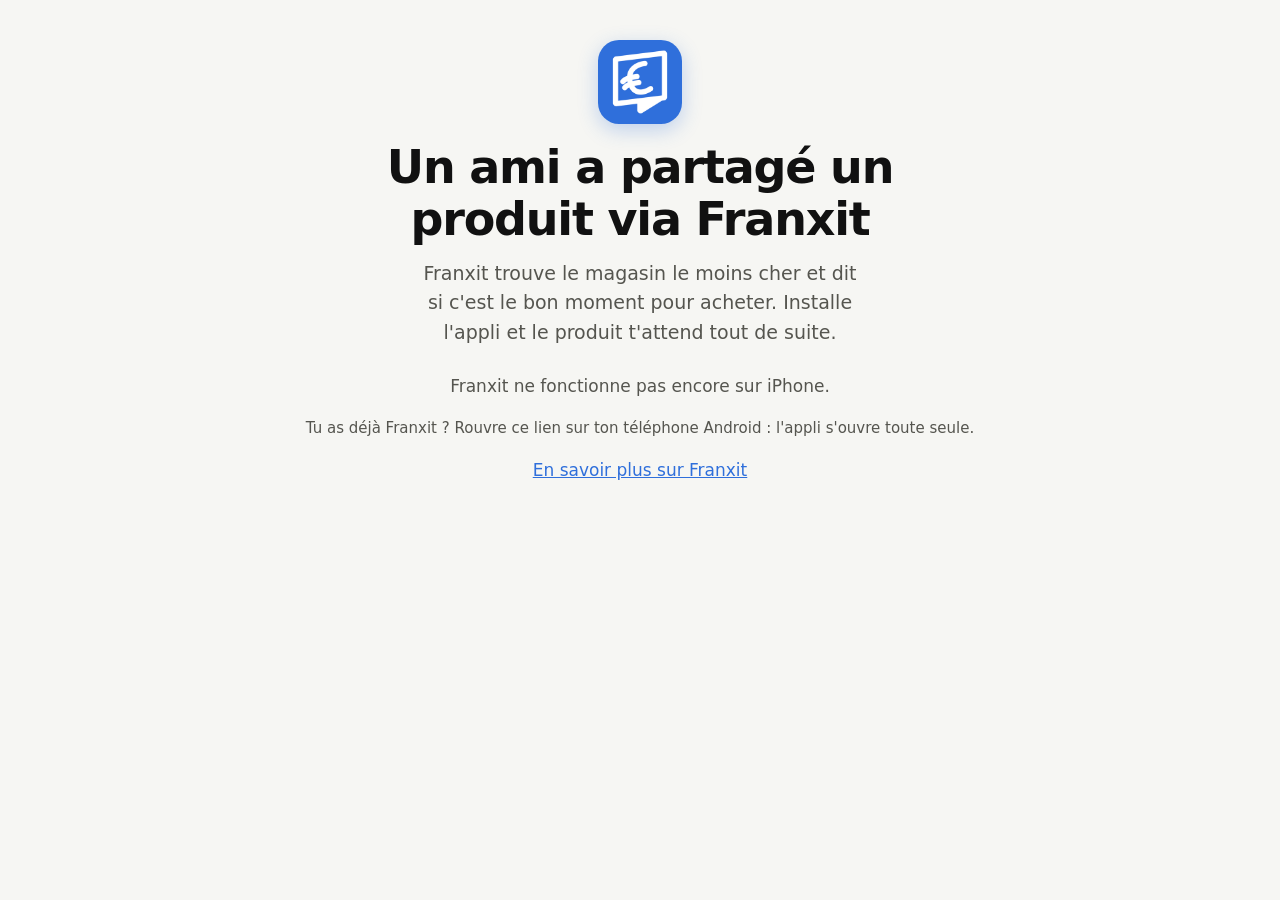
<file: p/index.html>
<!doctype html>
<html lang="nl">
<head>
<meta charset="utf-8">
<meta name="viewport" content="width=device-width, initial-scale=1">
<meta name="robots" content="noindex">
<title>Franxit</title>
<meta name="theme-color" content="#2f6fdb">
<meta property="og:type" content="website">
<meta property="og:title" content="Franxit">
<meta property="og:description" content="Een vriend deelde een product via Franxit · Un ami a partagé un produit via Franxit · A friend shared a product through Franxit">
<meta property="og:image" content="https://franxit.be/preview-en.png?v=3">
<link rel="icon" href="/favicon.ico" sizes="48x48">
<link rel="icon" type="image/png" href="../icon.png" sizes="256x256">
<style>
  :root {
    --bg: #f6f6f3; --card: #ffffff; --ink: #111111; --muted: #5d5d58; --line: #e2e2dc;
    --blue: #2f6fdb; --on-blue: #ffffff; --green: #1f9d61; --orange: #d9822b; --red: #d9483b;
    --track: #e6e6e0;
  }
  @media (prefers-color-scheme: dark) {
    :root { --bg: #0f0f10; --card: #1a1a1c; --ink: #f2f2ee; --muted: #a2a29c; --line: #2c2c2f; --track: #2e2e31; }
  }
  * { box-sizing: border-box; }
  /* No lonely words at the end of a line: short texts are balanced, longer ones kept even. */
  h1, h2, .lead, .sub, .note, .calm, .source, figcaption, .feature strong, .advice .what, summary { text-wrap: balance; }
  p, li, .feature p, details p, .advice p { text-wrap: pretty; }
  html { scroll-behavior: smooth; }
  body { margin: 0; background: var(--bg); color: var(--ink); font: 17px/1.55 system-ui, -apple-system, "Segoe UI", Roboto, sans-serif; }
  main { max-width: 1200px; margin: 0 auto; padding: 0 22px 64px; }
  .narrow { max-width: none; }
  a { color: var(--blue); }

  .hero { padding: 36px 0 8px; text-align: center; }
  .hero-shot { margin: 34px auto 0; width: 230px; height: 300px; overflow: hidden; -webkit-mask-image: linear-gradient(#000 70%, transparent); mask-image: linear-gradient(#000 70%, transparent); }
  .hero-shot img { display: block; width: 100%; height: auto; border: 7px solid #111; border-radius: 34px; box-shadow: 0 8px 24px rgba(0,0,0,.14); background: var(--card); }
  @media (min-width: 900px) {
    .hero { display: grid; grid-template-columns: 1fr 340px; gap: 96px; align-items: center; text-align: left; padding: 40px 0 0; }
    .hero-shot { margin: 0; width: 380px; height: 590px; overflow: hidden; -webkit-mask-image: linear-gradient(#000 80%, transparent); mask-image: linear-gradient(#000 80%, transparent); }
    .hero .lead { margin-left: 0; }
    h1 { font-size: 56px; }
    .lead { font-size: 21px; }
    h2 { margin-top: 96px; font-size: 28px; }
    .desktop .qr { max-width: 520px; }
    .qr img { width: 160px; height: 160px; }
    .hero .calm, .hero .source { max-width: 520px; }
    .desktop .copy { display: block; width: 100%; max-width: 440px; text-align: center; }
    .desktop .qr, .calm, .source { margin-left: 0; margin-right: 0; text-align: left; }
    .desktop .hero .qr { margin: 0 0 14px; }
    .hero .calm, .hero .source { margin-left: 0; margin-right: 0; max-width: 440px; text-align: center; }
  }
  .logo { width: 84px; height: 84px; border-radius: 21px; display: block; margin: 0 auto 18px; box-shadow: 0 6px 20px rgba(47,111,219,.28); }
  .brand { display: flex; align-items: center; justify-content: center; gap: 9px; font-weight: 700; letter-spacing: .5px; color: var(--ink); margin: 0 0 14px; }
  .brand img { width: 28px; height: 28px; border-radius: 7px; }
  @media (min-width: 900px) { .brand { justify-content: flex-start; } }
  h1 { font-size: 36px; line-height: 1.12; margin: 0 0 14px; letter-spacing: -0.6px; }
  .lead { color: var(--muted); font-size: 19px; margin: 0 auto 26px; max-width: 540px; }
  .get { display: block; max-width: 440px; margin: 0 auto; text-align: left; text-decoration: none; color: var(--ink); background: var(--card); border: 1px solid var(--line); border-radius: 18px; padding: 16px; }
  .get-top { display: flex; align-items: center; gap: 14px; }
  .get-icon { width: 52px; height: 52px; border-radius: 13px; flex: none; }
  .get-text strong { display: block; font-size: 18px; line-height: 1.25; }
  .get-text small { display: block; color: var(--muted); font-size: 14px; line-height: 1.4; margin-top: 3px; }
  .get-text small span { display: block; white-space: nowrap; }
  .get-text small #meta:empty, .get-text small #meta:not(.on) { display: none; }
  .get-go { display: block; margin-top: 14px; text-align: center; background: var(--blue); color: var(--on-blue); font-weight: 600; font-size: 17px; padding: 12px; border-radius: 12px; }
  .get:hover .get-go { filter: brightness(1.06); }
  .source { color: var(--muted); font-size: 14px; text-align: center; margin: 6px auto 0; max-width: 440px; }
  .version { color: var(--muted); font-size: 14px; text-align: center; margin: 10px 0 0; min-height: 1.4em; }
  .calm { color: var(--ink); font-size: 15px; font-weight: 600; text-align: center; margin: 16px auto 0; max-width: 420px; }

  .ios-note, .qr { display: none; }
  .ios .ios-note { display: block; max-width: 440px; margin: 0 auto 14px; background: var(--card); border: 1px solid var(--line); border-radius: 14px; padding: 12px 16px; font-size: 15px; color: var(--muted); text-align: left; }
  .ios .get, .ios .source { display: none; }
  .desktop .qr { display: flex; align-items: center; gap: 16px; max-width: 440px; margin: 0 auto 14px; text-align: left; color: var(--muted); font-size: 15px; background: var(--card); border: 1px solid var(--line); border-radius: 18px; padding: 14px 16px; }
  .qr strong { color: var(--ink); }
  .qr img { width: 124px; height: 124px; flex: none; background: #fff; image-rendering: pixelated; }
.steps { list-style: none; padding: 0; margin: 20px 0 0; display: grid; gap: 20px; counter-reset: s; }
  .steps li { counter-increment: s; display: grid; grid-template-columns: 34px 1fr; gap: 14px; align-items: start; margin: 0; }
  .steps li::before { content: counter(s); width: 34px; height: 34px; border-radius: 50%; background: var(--blue); color: var(--on-blue); font-weight: 700; display: grid; place-items: center; }
  @media (min-width: 900px) { .steps { grid-template-columns: repeat(3, 1fr); gap: 32px; } .steps li { grid-template-columns: 1fr; gap: 12px; align-content: start; } }
    .steps strong { display: block; }
  a:focus-visible, summary:focus-visible { outline: 3px solid var(--blue); outline-offset: 3px; border-radius: 6px; }
  .steps span { color: var(--muted); font-size: 15px; }
  .dl2 { display: block; max-width: 440px; margin: 16px auto 0; text-align: center; background: var(--blue); color: var(--on-blue); font-weight: 600; padding: 12px; border-radius: 12px; text-decoration: none; }
  .ios .dl2, .desktop .dl2, .desktop .get, .desktop .source { display: none; }
  .share { display: inline-block; margin-top: 10px; }

  h2 { font-size: 24px; line-height: 1.2; margin: 64px 0 8px; letter-spacing: -0.3px; }
  .sub { color: var(--muted); margin: 0 0 20px; }
  .note { color: var(--muted); font-size: 14px; margin: 12px 0 0; }

  /* The advice card, as the app shows it */
  .advice { background: var(--card); border: 1px solid var(--line); border-radius: 20px; padding: 18px 20px; }
  .advice .head { display: flex; align-items: flex-start; gap: 10px; }
  .advice .dot { flex: none; width: 10px; height: 10px; border-radius: 50%; background: var(--green); margin-top: 9px; }
  .advice .title { font-size: 21px; font-weight: 600; color: var(--green); line-height: 1.3; }
  .advice .what { color: var(--muted); font-size: 14px; margin-top: 1px; }
  .bar { margin: 14px 0 12px; height: 8px; border-radius: 6px; background: var(--track); overflow: hidden; }
  .bar span { display: block; height: 100%; width: 82%; background: var(--green); border-radius: 6px; }
  .advice p { margin: 0 0 10px; font-size: 16px; }
  .reasons { list-style: none; padding: 0; margin: 0 0 12px; }
  .reasons li { position: relative; padding-left: 22px; margin: 0 0 6px; font-size: 15px; }
  .reasons li::before { content: "+"; position: absolute; left: 4px; top: 0; font-weight: 700; color: var(--green); }
  .advice .foot { color: var(--muted); font-size: 13px; margin: 0; }

  .shots { display: flex; gap: 14px; overflow-x: auto; scroll-snap-type: x mandatory; margin: 0 -22px; padding: 4px 22px 14px; scrollbar-width: none; }
  .shots::-webkit-scrollbar { display: none; }
  .phone { flex: 0 0 70%; scroll-snap-align: center; margin: 0; text-align: center; }
  .phone img { display: block; width: 100%; height: auto; border: 7px solid #111; border-radius: 30px; box-shadow: 0 8px 24px rgba(0,0,0,.14); background: var(--card); }
  .phone figcaption { color: var(--muted); font-size: 14px; margin-top: 10px; }
  .dots { display: flex; justify-content: center; gap: 7px; margin: 2px 0 0; }
  .dots span { width: 7px; height: 7px; border-radius: 50%; background: var(--line); }
  .dots span.on { background: var(--ink); }
  /* Tablet or a narrow window: two by two, nothing to scroll. On a computer all four in a row. */
  @media (min-width: 900px) { .shots { display: grid; grid-template-columns: 1fr 1fr; gap: 24px; overflow: visible; margin: 0; padding: 4px 0 14px; } .phone { flex: none; } .dots { display: none; } }
  @media (min-width: 900px) { .shots { grid-template-columns: repeat(3, minmax(0, 330px)); justify-content: space-between; } .phone { max-width: 330px; } }
    /* The advice names: the label with its dot, and its explanation under it. The same on every screen and in every language. */
  /* The five advice names as coloured labels, each with its explanation. The same on every screen and language. */
  .advice-h { margin: 36px 0 14px; font-weight: 700; font-size: 17px; }
  .legend { list-style: none; padding: 0; margin: 0; display: grid; gap: 12px; }
  .legend li { display: grid; grid-template-columns: 1fr; gap: 3px; margin: 0; font-size: 15px; line-height: 1.45; }
  .legend strong { justify-self: start; display: inline-flex; align-items: center; gap: 7px; padding: 2px 10px 2px 9px; border-radius: 999px; font-size: 14px; font-weight: 600; background: color-mix(in srgb, var(--c) 13%, transparent); }
  .legend i { flex: none; width: 8px; height: 8px; border-radius: 50%; background: var(--c); }
  .legend span { color: var(--muted); }
  @media (min-width: 900px) { .legend li { grid-template-columns: 170px 1fr; gap: 16px; align-items: center; } }

    .features { display: grid; gap: 28px 40px; grid-template-columns: 1fr; padding: 0; margin: 0; list-style: none; }
  @media (min-width: 560px) { .features { grid-template-columns: 1fr 1fr; } }
  @media (min-width: 900px) { .features { grid-template-columns: repeat(4, 1fr); } }
  .feature { margin: 0; padding-top: 14px; border-top: 1px solid var(--line); }
  .feature strong { display: block; font-size: 17px; margin-bottom: 4px; text-wrap: wrap; }
  .feature p { margin: 0; color: var(--muted); font-size: 15px; }

  /* The story: plain text, no panel. */
  .story p { font-size: 17px; line-height: 1.65; margin: 0 0 12px; }
  @media (min-width: 900px) { .story p { font-size: 18px; } }
  .signature { color: var(--muted); font-size: 15px !important; margin: 16px 0 0 !important; }
  .signature::before { content: "— "; }

    .card { background: var(--card); border: 1px solid var(--line); border-radius: 18px; padding: 18px 20px; }
  .card p { margin: 0 0 10px; } .card p:last-child { margin: 0; }
  ol { padding-left: 22px; margin: 0; } li { margin: 0 0 10px; }
  .small { color: var(--muted); font-size: 15px; }

  details { border-top: 1px solid var(--line); padding: 0; margin: 0; }
  details:last-of-type { border-bottom: 1px solid var(--line); }
  summary { cursor: pointer; font-weight: 600; padding: 16px 0; list-style: none; position: relative; padding-right: 28px; }
  summary::-webkit-details-marker { display: none; }
  summary::after { content: "+"; position: absolute; right: 2px; top: 11px; font-size: 22px; font-weight: 400; color: var(--muted); }
  details[open] summary::after { content: "–"; }
  details p { margin: 0 0 14px; color: var(--muted); }

  footer { margin-top: 56px; color: var(--muted); font-size: 14px; text-align: center; }
  footer p { margin: 0 0 6px; }
  footer a { color: var(--muted); }

  /* The language choice: there for whoever looks for it, not competing with the page. */
  .langs { text-align: right; font-size: 13px; padding-top: 6px; color: var(--muted); opacity: .75; letter-spacing: .2px; }
  .langs { margin-right: -6px; }
  .langs a { color: var(--muted); text-decoration: none; display: inline-block; padding: 8px 6px; }
  .langs a:hover { text-decoration: underline; opacity: 1; }
  .langs b { color: var(--muted); font-weight: 500; display: inline-block; padding: 8px 6px; text-decoration: underline; text-underline-offset: 3px; }

  /* On a computer the whole width is used: the blocks sit side by side instead of in one narrow column. */
  @media (min-width: 900px) {
    .legend { grid-template-columns: repeat(5, 1fr); gap: 28px; }
    .legend li { grid-template-columns: 1fr; gap: 8px; align-items: start; align-content: start; }
    .story { display: grid; grid-template-columns: 1.5fr 1fr; column-gap: 64px; padding: 34px 40px 30px 36px; }
    .story::before { left: 32px; }
    .story p { margin: 0; }
    .story p:first-of-type { grid-row: 1 / span 2; }
    .story p:nth-of-type(2) { padding-top: 14px; align-self: start; font-size: 22px; line-height: 1.5; }
    .story .signature { align-self: end; margin: 0 !important; }
    .install { padding: 26px 32px; }
    .install ol { display: grid; grid-template-columns: repeat(3, 1fr); gap: 36px; list-style: none; padding: 0; counter-reset: i; }
    .install ol li { counter-increment: i; margin: 0; }
    .install ol li::before { content: counter(i); display: grid; place-items: center; width: 30px; height: 30px; border-radius: 50%; background: var(--blue); color: var(--on-blue); font-weight: 700; margin-bottom: 10px; }
    .install .small { margin-top: 22px !important; }
    .faq { display: grid; grid-template-columns: 1fr 1fr; column-gap: 56px; align-items: start; }
    .faq details:last-of-type { border-bottom: 0; }
    .faq details:nth-last-of-type(-n+2) { border-bottom: 1px solid var(--line); }
  }

  @media (min-width: 900px) { footer { margin-top: 80px; padding-top: 28px; border-top: 1px solid var(--line); } }

  /* Each screen has its step on top. */
  .step { display: grid; grid-template-columns: 34px 1fr; gap: 14px; align-items: start; text-align: left; margin-bottom: 18px; }
  .step b { width: 34px; height: 34px; border-radius: 50%; background: var(--blue); color: var(--on-blue); display: grid; place-items: center; }
  .step strong { display: block; }
  .step span { color: var(--muted); font-size: 15px; display: block; }
  .phone figcaption { display: none; }
  .minor { font-size: 20px; }
  .copy, .closing { display: none; }
  .copy { font: inherit; font-size: 14px; color: var(--muted); background: none; border: 0; padding: 8px 0 0; cursor: pointer; text-decoration: underline; text-underline-offset: 3px; }
  .desktop .copy { display: inline-block; }
  .desktop .closing { display: block; }
  .closing { margin: 96px 0 0; padding: 44px 24px; border-radius: 24px; text-align: center; background: color-mix(in srgb, var(--blue) 9%, var(--bg)); }
  .closing h2 { margin: 0 0 22px; }
  .closing-qr { display: inline-flex; align-items: center; gap: 22px; text-align: left; color: var(--muted); font-size: 15px; background: var(--card); border: 1px solid var(--line); border-radius: 18px; padding: 16px 22px; }
  .closing-qr strong { color: var(--ink); }
  .closing-qr img { width: 140px; height: 140px; image-rendering: pixelated; background: #fff; }
  @media (min-width: 900px) {
    .hero { grid-template-columns: minmax(0, 1fr) 380px; gap: 64px; }
    .hero-shot { position: relative; }
    .step { min-height: 92px; }
    .minor { margin-top: 80px; }
  }

  @media (min-width: 900px) { .desktop .hero .qr { max-width: 440px; } .desktop .hero .qr img { width: 150px; height: 150px; flex: none; } }

  .story { padding: 0; }
  @media (min-width: 900px) {
    .story { display: block; max-width: 760px; }
    .story p, .story p:nth-of-type(2) { font-size: 18px; line-height: 1.65; padding: 0; margin: 0 0 12px; grid-row: auto; }
  }
  details p { margin: 0 0 12px; }
  .install-steps { margin: 0 0 12px; padding-left: 22px; color: var(--muted); }
  .install-steps li { margin: 0 0 8px; }
  .install-steps strong { color: var(--ink); }

  /* Phone: the cards line up on the left margin, only the next one peeks in (faded), nothing is cut off on the left. */
  @media (max-width: 899px) {
    .shots { gap: 24px; scroll-padding-left: 22px; -webkit-mask-image: linear-gradient(to right, #000 86%, transparent); mask-image: linear-gradient(to right, #000 86%, transparent); }
    .shots.end { -webkit-mask-image: none; mask-image: none; }
    .phone { flex: 0 0 76%; scroll-snap-align: start; }
  }

  /* Every step text box is as tall as the tallest one, so the screens below start on the same line. */
  .phone { display: flex; flex-direction: column; }
  .step { flex: 1 1 auto; align-content: start; }
  .phone img { flex: none; }

  /* The overview: in the carousel as the last card on phones and tablets, big in the hero on a computer. */
  .step.plain { grid-template-columns: 1fr; }
  @media (max-width: 899px) { .hero-shot { display: none; } }
  @media (min-width: 900px) { .phone.extra { display: none; } }

  .wide .shots { margin-top: 56px; }
  @media (min-width: 900px) { .wide .shots { margin-top: 72px; } }

  /* The step text sits under its screen. */
  .step { margin: 18px 0 0; flex: none; }
  .phone img { order: 0; }

  /* Finishing touches */
  :root { --muted: #55554f; }
  @media (prefers-color-scheme: dark) { :root { --muted: #a8a8a2; } }
  .advice-h { margin-top: 48px; font-size: 18px; }
  @media (min-width: 900px) {
    .step span, .legend span, details p, .install-steps { font-size: 16px; }
    .legend li { font-size: 16px; }
    .advice-h { margin-top: 72px; }
    .hero-copy { padding-bottom: 28px; }
    .story { columns: 2; column-gap: 56px; max-width: none; display: block; }
    .story p { break-inside: avoid; }
    .story .signature { column-span: all; margin-top: 8px !important; }
    footer { display: flex; flex-wrap: wrap; justify-content: center; gap: 0; }
    footer p { margin: 0; }
    footer p + p::before { content: "·"; margin: 0 12px; }
  }
  @media (min-width: 900px) {
    footer .share { margin-top: 0; }
    .story p:nth-of-type(2) { font-size: 22px; line-height: 1.5; }
  }

  /* Polish: depth, a soft glow behind the hero phone, and phones that still show up in dark mode. */
  :root { color-scheme: light dark; }
  ::selection { background: color-mix(in srgb, var(--blue) 25%, transparent); }
  .hero { position: relative; }
  .phone img, .hero-shot img { box-shadow: 0 28px 50px -18px rgba(22, 44, 96, .30), 0 6px 16px rgba(0, 0, 0, .07); }
  .qr, .get, .ios .ios-note { box-shadow: 0 1px 2px rgba(0, 0, 0, .04), 0 14px 30px -18px rgba(22, 44, 96, .25); }
  .step b { box-shadow: 0 0 0 5px color-mix(in srgb, var(--blue) 14%, transparent); }
  @media (min-width: 900px) {
    .hero::before { content: ""; position: absolute; right: -20px; top: -30px; width: 580px; height: 700px; z-index: -1; pointer-events: none;
      background: radial-gradient(closest-side, color-mix(in srgb, var(--blue) 17%, transparent), transparent); }
    h1 { letter-spacing: -1.2px; }
    .hero-shot { -webkit-mask-image: linear-gradient(#000 62%, transparent); mask-image: linear-gradient(#000 62%, transparent); }
  }
  @media (prefers-color-scheme: dark) {
    .phone img, .hero-shot img { border-color: #3a3a40; box-shadow: 0 28px 50px -18px rgba(0, 0, 0, .8), 0 0 0 1px #4a4a52; }
    .qr, .get { box-shadow: none; }
  }
  .qr img { border-radius: 10px; }

  /* Dark mode: no grey fade on the hero phone, a clean rounded cut instead. */
  @media (prefers-color-scheme: dark) and (min-width: 900px) {
    .hero-shot { -webkit-mask-image: none; mask-image: none; border-radius: 36px; box-shadow: 0 0 0 1px #4a4a52, 0 28px 50px -18px rgba(0,0,0,.8); }
    .hero-shot img { box-shadow: none; border-bottom: 0; border-radius: 36px 36px 0 0; }
  }
  @media (min-width: 900px) { .story p:nth-of-type(2) { font-size: 18px; line-height: 1.65; } }
  .step { margin-top: 34px; }

  /* Steps: above their screen on tablet and computer; on a phone one shared caption under the carousel follows the screen in view. */
  .step { margin: 0 0 24px; flex: 1 1 auto; }
  .live { display: none; }
  @media (max-width: 899px) {
    .phone .step { display: none; }
    .phone { flex: 0 0 66%; }
    .live { display: block; margin-top: 18px; min-height: 96px; }
    .live .live-step { display: none; margin: 0; }
    .live .live-step.on { display: grid; }
  }
  @media (max-width: 899px) { .shots { padding-bottom: 36px; margin-bottom: -22px; } }

  @media (max-width: 899px) { .live { min-height: 128px; } }
  @media (max-width: 899px) { .dots { margin-top: 18px; } }
  /* Phone: the chosen screen snaps to the middle, a sliver of its neighbours on both sides. */
  @media (max-width: 899px) {
    .shots { padding-left: 17vw; padding-right: 17vw; scroll-padding: 0; gap: 20px;
      -webkit-mask-image: linear-gradient(to right, transparent, #000 9%, #000 91%, transparent); mask-image: linear-gradient(to right, transparent, #000 9%, #000 91%, transparent); }
    .shots.end { -webkit-mask-image: linear-gradient(to right, transparent, #000 9%, #000 91%, transparent); mask-image: linear-gradient(to right, transparent, #000 9%, #000 91%, transparent); }
    .phone { flex: 0 0 66vw; scroll-snap-align: center; }
  }
  /* Phone: tighter rhythm between the blocks, and the shared caption is only as tall as its longest step. */
  @media (max-width: 899px) {
    .live { display: grid; min-height: 0; margin-top: 10px; }
    .live .live-step, .live .live-step.on { display: grid; grid-area: 1 / 1; visibility: hidden; }
    .live .live-step.on { visibility: visible; }
    .wide .shots { margin-top: 36px; }
    .advice-h { margin-top: 36px; }
    h2 { margin-top: 44px; }
    .dots { margin-top: 14px; }
    footer { margin-top: 40px; }
  }

  /* Desktop: a narrower, centred column. The FAQ, story and legend stack instead of sitting side by side. */
  @media (min-width: 900px) {
    main { max-width: 980px; }
    .hero { grid-template-columns: minmax(0, 1fr) 320px; gap: 56px; }
    .hero-shot { width: 320px; height: 500px; }
    h1 { font-size: 46px; }
    .shots { grid-template-columns: repeat(3, minmax(0, 270px)); }
    .phone { max-width: 270px; }
    .narrow { max-width: 720px; margin-left: auto; margin-right: auto; }
    .legend { grid-template-columns: 1fr; gap: 14px; max-width: 720px; margin-left: auto; margin-right: auto; }
    .advice-h { max-width: 720px; margin-left: auto; margin-right: auto; }
    .legend li { grid-template-columns: 190px 1fr; gap: 18px; align-items: center; }
    .story { columns: 1; max-width: none; }
    .story p, .story p:nth-of-type(2) { font-size: 18px; }
    .faq { grid-template-columns: 1fr; }
    .faq details:nth-last-of-type(-n+2) { border-bottom: 0; }
    .faq details:last-of-type { border-bottom: 1px solid var(--line); }
  }

  .sr-only { position: absolute; width: 1px; height: 1px; margin: -1px; padding: 0; overflow: hidden; clip: rect(0 0 0 0); white-space: nowrap; border: 0; }

  /* Desktop and tablet: each step is anchored to its screen, same width, with a thin rule on top; less air above. */
  @media (min-width: 900px) {
    .phone .step { width: 100%; padding-top: 16px; border-top: 1px solid var(--line); margin-bottom: 20px; align-content: start; }
    .step b { box-shadow: none; }
    .wide .shots { margin-top: 48px; }
  }

  /* Footer: the links on one line, the small print under it. */
  footer, footer p { display: block; }
  footer .foot-links { display: flex; flex-wrap: wrap; justify-content: center; gap: 8px 26px; margin: 0 0 14px; font-size: 15px; }
  footer .foot-links a { margin: 0; white-space: nowrap; }
  footer .foot-meta { margin: 0; font-size: 13px; opacity: .85; }
  footer p + p::before { content: none; }
  @media (max-width: 899px) { footer .foot-links { flex-direction: column; align-items: center; gap: 10px; } }

  @media (max-width: 899px) { .dots { margin-top: 4px; } .live { margin-top: 28px; } }
  @media (max-width: 899px) { .shots { padding-bottom: 72px; margin-bottom: -58px; } }

  /* Last refinements: fewer questions, the legend as a quiet card on desktop, the story as a soft panel, the date on its own line. */
  .story { background: color-mix(in srgb, var(--blue) 6%, var(--bg)); border-radius: 20px; padding: 24px 24px 18px; }
  .story p:last-child { margin-bottom: 0; }
  #updated { display: block; margin-top: 4px; }
  @media (min-width: 900px) {
    .legend-card { max-width: none; margin: 72px 0 0; background: var(--card); border: 1px solid var(--line); border-radius: 18px; padding: 26px 30px 28px; }
    .legend-card .advice-h { margin: 0 0 18px; max-width: none; }
    .legend-card .legend { max-width: none; margin: 0; }
    .hero-shot { height: 450px; }
    .story { padding: 30px 34px 24px; }
  }

  /* Phone: label on the left, explanation on the right, so the list is about half as tall. */
  @media (max-width: 899px) {
    .legend { gap: 16px; }
    .legend li { grid-template-columns: 42% 1fr; gap: 14px; align-items: start; font-size: 15px; line-height: 1.45; }
    .legend strong { white-space: normal; align-items: center; }
    .legend span { padding-top: 2px; }
  }
  @media (max-width: 899px) { .legend li { grid-template-columns: 40% 1fr; gap: 12px; } .legend strong { border-radius: 16px; padding: 4px 11px 4px 10px; } }
  /* Phone, second attempt: a plain coloured dot and bold label, the explanation right under it; no pills, tight rhythm. */
  @media (max-width: 899px) {
    .legend { gap: 14px; }
    .legend li { grid-template-columns: 1fr; gap: 1px; font-size: 15px; line-height: 1.45; }
    .legend strong { background: none; border-radius: 0; padding: 0; gap: 9px; font-size: 16px; display: flex; justify-self: start; }
    .legend i { width: 9px; height: 9px; }
    .legend span { padding: 0 0 0 18px; }
  }

  /* Phone: the phone is sized to the available height so it and its caption fit together (see the nudge in the page script). */
  @media (max-width: 899px) {
    .shots { --pw: min(66vw, 360px, calc((100svh - 190px) / 2.05)); padding-left: calc((100vw - var(--pw)) / 2); padding-right: calc((100vw - var(--pw)) / 2); }
    .phone { flex: 0 0 var(--pw); }
  }

  /* Desktop refinements: hero text and phone share their top edge, even spacing before the legend, one-line footer, the money question first. */
  @media (min-width: 900px) {
    .hero { align-items: start; }
    .hero-copy { padding-bottom: 0; }
    .legend-card { margin-top: 48px; }
    footer .foot-meta #updated { display: inline; margin: 0; }
    footer .foot-meta #updated:not(:empty)::before { content: " · "; }
  }

  .ios-note .ios-b { display: block; margin-top: 6px; }

  /* Desktop legend: every row is as tall as the tallest, so the labels sit at an even distance. */
  @media (min-width: 900px) {
    .legend-card .legend { gap: 14px; }
    .legend-card .legend li { grid-template-columns: 190px 1fr; }
    .legend-card .legend li { align-items: center; align-content: center; }
  }

  /* Desktop polish: no lone words on the last line of a step, a hover cue on the questions, a slightly higher start, equal section headings. */
  @media (min-width: 900px) {
    .step span { text-wrap: pretty; }
    summary::after { right: 2px; color: var(--ink); opacity: .55; }
    summary:hover { color: var(--blue); }
    summary:hover::after { opacity: 1; }
    details[open] summary::after { opacity: 1; }
    .hero { padding-top: 22px; }
    .wide .shots { margin-top: 40px; }
    h2, .minor { font-size: 24px; margin-top: 88px; margin-bottom: 16px; }
  }

  /* Desktop: number and title on one line, the text under them over the full column width, so it stays short (three lines). */
  @media (min-width: 900px) {
    .phone .step > div { display: contents; }
    .phone .step { grid-template-columns: 34px 1fr; column-gap: 14px; row-gap: 8px; align-items: center; }
    .phone .step strong { grid-column: 2; align-self: center; }
    .phone .step span { grid-column: 1 / -1; }
    .phone .step { min-height: 0; }
  }
  @media (min-width: 900px) { .phone .step span { font-size: 15px; line-height: 1.5; } }

  /* Desktop, final: the number sits centred on the thin line above each step, title and text centred under it. */
  @media (min-width: 900px) {
    .phone .step { display: block; position: relative; text-align: center; padding-top: 30px; }
    .phone .step > div { display: block; }
    .phone .step b { position: absolute; top: -17px; left: 50%; transform: translateX(-50%); box-shadow: 0 0 0 9px var(--bg); }
    .phone .step strong { display: block; margin-bottom: 6px; }
    .phone .step span { display: block; max-width: 270px; margin: 0 auto; }
  }
  @media (min-width: 900px) { .wide .shots { margin-top: 68px; } }
  @media (min-width: 900px) { .wide .shots { margin-top: 88px; } }
  @media (min-width: 900px) { .phone .step { margin-bottom: 38px; } }

  /* Desktop: a smaller QR code and a narrower card around it. */
  @media (min-width: 900px) {
    .desktop .hero .qr { max-width: 380px; padding: 14px 20px 14px 16px; gap: 18px; }
    .desktop .hero .qr img { width: 118px; height: 118px; }
    .hero .calm, .hero .source { max-width: 380px; }
  }
  @media (min-width: 900px) { .hero { padding-top: 48px; } }
  @media (min-width: 900px) { .wide .shots { margin-top: 78px; } }

  /* Desktop: the legend card has the same width as the story and the questions under it. */
  @media (min-width: 900px) {
    .legend-card { max-width: 720px; margin-left: auto; margin-right: auto; padding: 24px 26px 26px; }
    .legend-card .legend li { grid-template-columns: 182px 1fr; gap: 12px; }
    .legend-card .legend li span { font-size: 15px; }
  }
  @media (min-width: 900px) { .legend-card { margin-top: 74px; } }

  /* The band: full width, light blue like the story panel; it starts two thirds down the phones and ends three quarters down the legend card. */
  html { overflow-x: clip; }
  .bandwrap { position: relative; isolation: isolate; }
  @media (min-width: 900px) {
    .bandwrap::before { content: ""; position: absolute; z-index: -1; left: 50%; width: 100vw; margin-left: -50vw; top: var(--band-top, 0); height: var(--band-h, 0);
      background: linear-gradient(to bottom, transparent 0, color-mix(in srgb, var(--blue) 8%, var(--bg)) 170px); }
  }
  @media (min-width: 900px) { .legend-card { margin-top: 50px; } }

  /* Phone rhythm: more air between the blocks, a heading sits closer to its own content than to the block above, a bit more room around the buttons. */
  @media (max-width: 899px) {
    h2 { margin-top: 60px; margin-bottom: 14px; }
    .advice-h { margin-top: 46px; margin-bottom: 16px; }
    .hero .lead { margin-bottom: 30px; }
    .calm { margin-top: 18px; }
    .dl2 { margin-top: 30px; }
    footer { margin-top: 44px; }
  }

  /* Footer. Desktop: the small print on one line with dots. Phone: a thin rule, the links side by side, every small-print line a complete sentence. */
  footer .foot-meta span { display: inline; }
  @media (min-width: 900px) {
    footer .foot-meta span + span::before { content: " · "; }
    footer .foot-meta #updated:empty::before { content: none; }
  }
  @media (max-width: 899px) {
    footer { margin-top: 48px; padding-top: 28px; border-top: 1px solid var(--line); }
    footer .foot-links { flex-direction: row; flex-wrap: wrap; justify-content: center; gap: 10px 24px; margin-bottom: 18px; }
    footer .foot-meta span, footer .foot-meta #updated { display: block; margin: 0; line-height: 1.7; }
    footer .foot-meta #updated::before { content: none; }
    main { padding-bottom: 36px; }
  }
  @media (max-width: 899px) { .faq details:last-of-type { border-bottom: 0; } }

  .logo { border-radius: 21px; display: block; margin: 40px auto 18px; box-shadow: 0 6px 20px rgba(47,111,219,.28); }
  section { text-align: center; }
  .ios-note-p { color: var(--muted); }
  .only-other { display: none; }
  html:not(.android) .only-android { display: none; }
  html:not(.android) .only-other { display: block; }
</style>
<script>(function(){var u=navigator.userAgent||"",d=document.documentElement;d.className=/iPhone|iPad|iPod/.test(u)||(/Macintosh/.test(u)&&navigator.maxTouchPoints>1)?"ios":/Android/.test(u)?"android":"desktop";})();</script>
</head>
<body>
<main>
  <section lang="nl" data-lang="nl" hidden>
    <img class="logo" src="../icon.png" alt="" width="84" height="84">
    <h1>Een vriend deelde een product via Franxit</h1>
    <p class="lead">Franxit zoekt de goedkoopste winkel en zegt of nu een goed moment is om te kopen. Installeer de app en het product staat meteen voor je klaar.</p>
    <a class="dl2 only-android" href="https://play.google.com/store/apps/details?id=com.bartschram.franxit">Franxit op Google Play</a>
    <p class="small only-android">Franxit zit in early access. Toegang aanvragen kan via <a href="mailto:hello@franxit.be">hello@franxit.be</a>.</p>
    <p class="ios-note-p only-other">Franxit werkt nog niet op iPhone.</p>
    <p class="small">Heb je Franxit al? Open deze link dan opnieuw op je Android-gsm: de app opent zelf.</p>
    <p><a href="/">Meer over Franxit</a></p>
  </section>
  <section lang="fr" data-lang="fr" hidden>
    <img class="logo" src="../icon.png" alt="" width="84" height="84">
    <h1>Un ami a partagé un produit via Franxit</h1>
    <p class="lead">Franxit trouve le magasin le moins cher et dit si c'est le bon moment pour acheter. Installe l'appli et le produit t'attend tout de suite.</p>
    <a class="dl2 only-android" href="https://play.google.com/store/apps/details?id=com.bartschram.franxit">Franxit sur Google Play</a>
    <p class="small only-android">Franxit est en accès anticipé. Demande l'accès via <a href="mailto:hello@franxit.be">hello@franxit.be</a>.</p>
    <p class="ios-note-p only-other">Franxit ne fonctionne pas encore sur iPhone.</p>
    <p class="small">Tu as déjà Franxit ? Rouvre ce lien sur ton téléphone Android : l'appli s'ouvre toute seule.</p>
    <p><a href="/fr/">En savoir plus sur Franxit</a></p>
  </section>
  <section lang="en" data-lang="en" hidden>
    <img class="logo" src="../icon.png" alt="" width="84" height="84">
    <h1>A friend shared a product through Franxit</h1>
    <p class="lead">Franxit finds the cheapest shop and tells you whether now is a good moment to buy. Install the app and the product is ready for you straight away.</p>
    <a class="dl2 only-android" href="https://play.google.com/store/apps/details?id=com.bartschram.franxit">Franxit on Google Play</a>
    <p class="small only-android">Franxit is in early access. Request access at <a href="mailto:hello@franxit.be">hello@franxit.be</a>.</p>
    <p class="ios-note-p only-other">Franxit doesn't work on iPhone yet.</p>
    <p class="small">Already have Franxit? Open this link again on your Android phone: the app opens by itself.</p>
    <p><a href="/en/">More about Franxit</a></p>
  </section>
</main>
<script>
  var l = "";
  try { l = localStorage.getItem("lang") || ""; } catch (e) {}
  if (["nl", "fr", "en"].indexOf(l) < 0) l = (navigator.language || "").slice(0, 2);
  if (["nl", "fr", "en"].indexOf(l) < 0) l = "en";
  document.documentElement.lang = l;
  document.querySelector('section[data-lang="' + l + '"]').hidden = false;
</script>
</body>
</html>
</file>
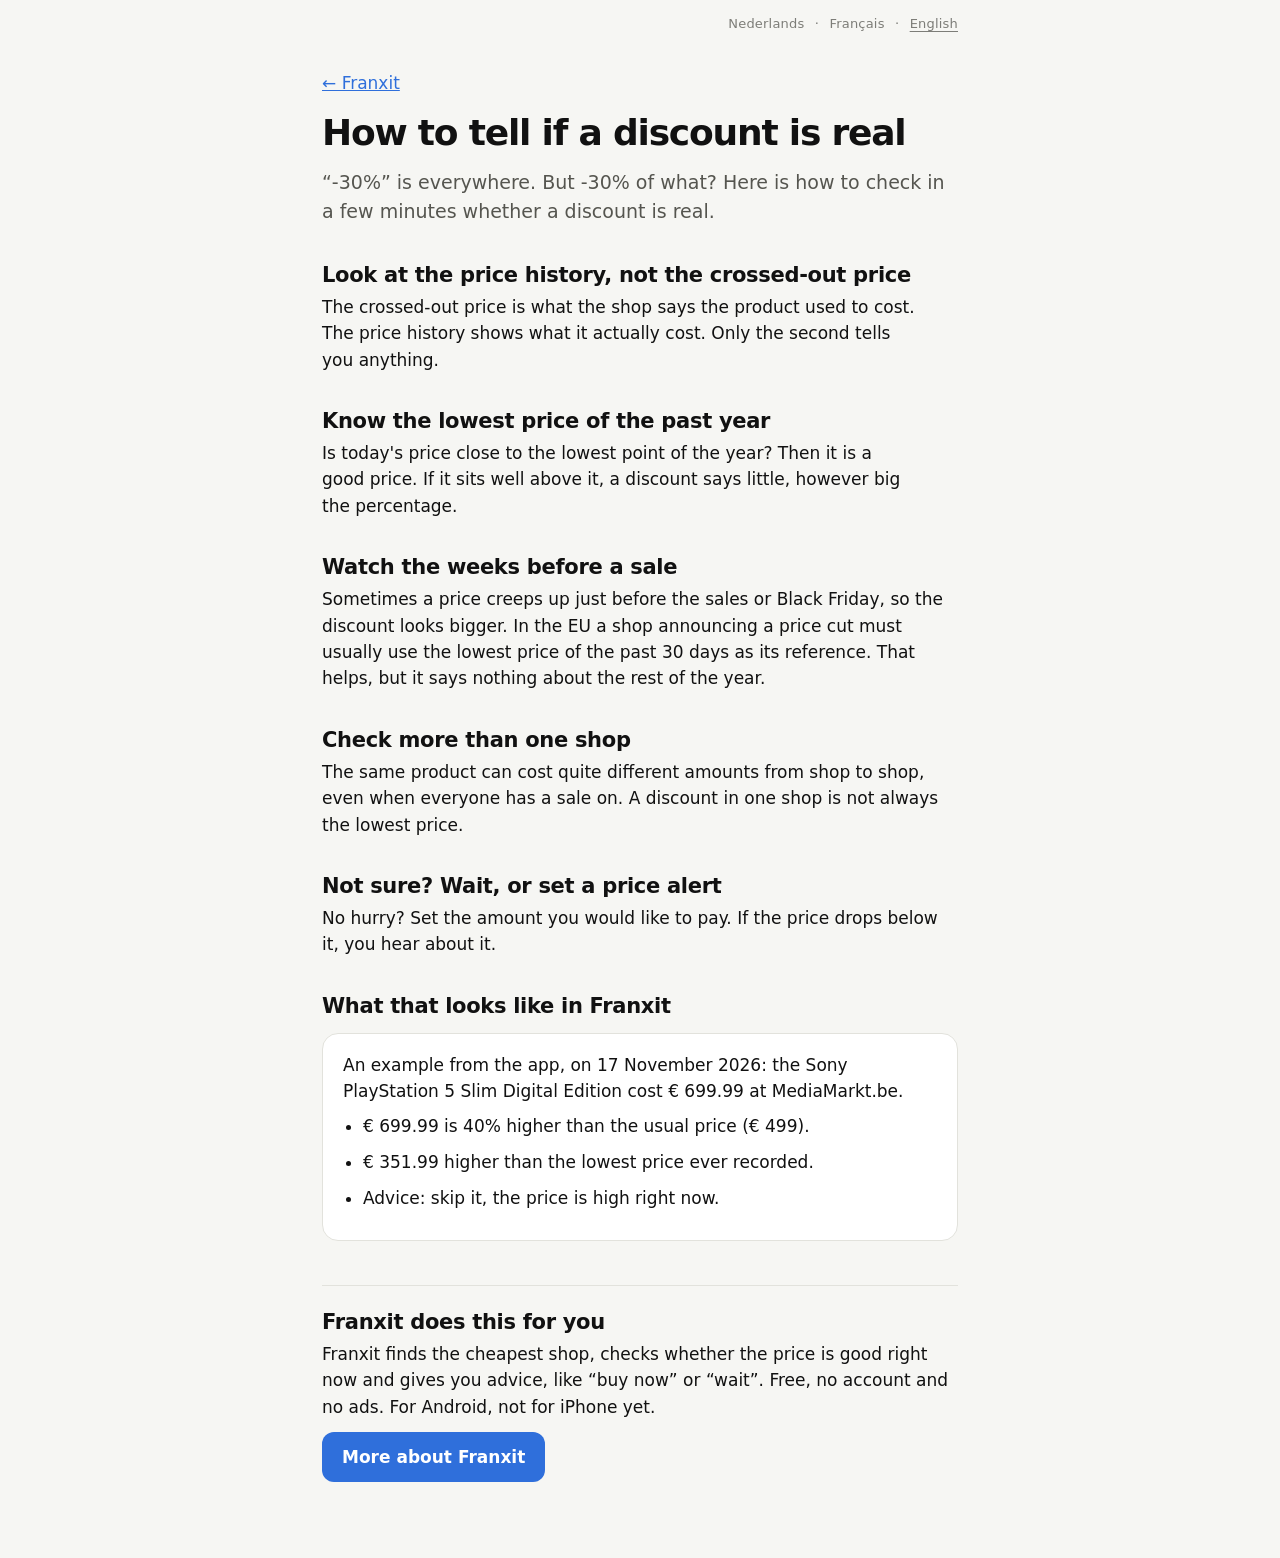
<file: en/real-discounts/index.html>
<!doctype html>
<html lang="en">
<head>
<meta charset="utf-8">
<meta name="viewport" content="width=device-width, initial-scale=1">
<title>How to tell if a discount is real. Check it in 5 minutes · Franxit</title>
<meta name="description" content="“-30%” is everywhere, but -30% of what? Here is how to use price history to check whether a discount is real, and when it is better to wait.">
<meta name="theme-color" content="#2f6fdb">
<meta name="robots" content="index,follow,max-snippet:-1,max-image-preview:large">
<link rel="canonical" href="https://franxit.be/en/real-discounts/">
<link rel="alternate" hreflang="nl" href="https://franxit.be/korting/">
<link rel="alternate" hreflang="fr" href="https://franxit.be/fr/remise/">
<link rel="alternate" hreflang="en" href="https://franxit.be/en/real-discounts/">
<link rel="alternate" hreflang="x-default" href="https://franxit.be/korting/">
<meta property="og:type" content="article">
<meta property="og:site_name" content="Franxit">
<meta property="og:url" content="https://franxit.be/en/real-discounts/">
<meta property="og:locale" content="en_GB">
<meta property="og:title" content="How to tell if a discount is real">
<meta property="og:description" content="“-30%” is everywhere, but -30% of what? Here is how to use price history to check whether a discount is real, and when it is better to wait.">
<meta property="og:image" content="https://franxit.be/preview-en.png?v=3">
<meta name="twitter:card" content="summary_large_image">
<link rel="icon" href="/favicon.ico" sizes="48x48"><link rel="icon" type="image/png" href="/icon.png" sizes="256x256">
<link rel="apple-touch-icon" href="/icon.png">
<script type="application/ld+json">{"@context": "https://schema.org", "@type": "Article", "headline": "How to tell if a discount is real", "description": "“-30%” is everywhere, but -30% of what? Here is how to use price history to check whether a discount is real, and when it is better to wait.", "inLanguage": "en", "datePublished": "2026-11-17", "dateModified": "2026-11-20", "mainEntityOfPage": "https://franxit.be/en/real-discounts/", "image": "https://franxit.be/screens/en/details.webp", "author": {"@type": "Organization", "name": "Franxit", "url": "https://franxit.be/"}, "publisher": {"@type": "Organization", "name": "Franxit", "url": "https://franxit.be/", "logo": {"@type": "ImageObject", "url": "https://franxit.be/icon.png"}}}</script>
<style>
  :root {
    --bg: #f6f6f3; --card: #ffffff; --ink: #111111; --muted: #5d5d58; --line: #e2e2dc;
    --blue: #2f6fdb; --on-blue: #ffffff; --green: #1f9d61; --orange: #d9822b; --red: #d9483b;
    --track: #e6e6e0;
  }
  @media (prefers-color-scheme: dark) {
    :root { --bg: #0f0f10; --card: #1a1a1c; --ink: #f2f2ee; --muted: #a2a29c; --line: #2c2c2f; --track: #2e2e31; }
  }
  * { box-sizing: border-box; }
  /* No lonely words at the end of a line: short texts are balanced, longer ones kept even. */
  h1, h2, .lead, .sub, .note, .calm, .source, figcaption, .feature strong, .advice .what, summary { text-wrap: balance; }
  p, li, .feature p, details p, .advice p { text-wrap: pretty; }
  html { scroll-behavior: smooth; }
  body { margin: 0; background: var(--bg); color: var(--ink); font: 17px/1.55 system-ui, -apple-system, "Segoe UI", Roboto, sans-serif; }
  main { max-width: 1200px; margin: 0 auto; padding: 0 22px 64px; }
  .narrow { max-width: none; }
  a { color: var(--blue); }

  .hero { padding: 36px 0 8px; text-align: center; }
  .hero-shot { margin: 34px auto 0; width: 230px; height: 300px; overflow: hidden; -webkit-mask-image: linear-gradient(#000 70%, transparent); mask-image: linear-gradient(#000 70%, transparent); }
  .hero-shot img { display: block; width: 100%; height: auto; border: 7px solid #111; border-radius: 34px; box-shadow: 0 8px 24px rgba(0,0,0,.14); background: var(--card); }
  @media (min-width: 900px) {
    .hero { display: grid; grid-template-columns: 1fr 340px; gap: 96px; align-items: center; text-align: left; padding: 40px 0 0; }
    .hero-shot { margin: 0; width: 380px; height: 590px; overflow: hidden; -webkit-mask-image: linear-gradient(#000 80%, transparent); mask-image: linear-gradient(#000 80%, transparent); }
    .hero .lead { margin-left: 0; }
    h1 { font-size: 56px; }
    .lead { font-size: 21px; }
    h2 { margin-top: 96px; font-size: 28px; }
    .desktop .qr { max-width: 520px; }
    .qr img { width: 160px; height: 160px; }
    .hero .calm, .hero .source { max-width: 520px; }
    .desktop .copy { display: block; width: 100%; max-width: 440px; text-align: center; }
    .desktop .qr, .calm, .source { margin-left: 0; margin-right: 0; text-align: left; }
    .desktop .hero .qr { margin: 0 0 14px; }
    .hero .calm, .hero .source { margin-left: 0; margin-right: 0; max-width: 440px; text-align: center; }
  }
  .logo { width: 84px; height: 84px; border-radius: 21px; display: block; margin: 0 auto 18px; box-shadow: 0 6px 20px rgba(47,111,219,.28); }
  .brand { display: flex; align-items: center; justify-content: center; gap: 9px; font-weight: 700; letter-spacing: .5px; color: var(--ink); margin: 0 0 14px; }
  .brand img { width: 28px; height: 28px; border-radius: 7px; }
  @media (min-width: 900px) { .brand { justify-content: flex-start; } }
  h1 { font-size: 36px; line-height: 1.12; margin: 0 0 14px; letter-spacing: -0.6px; }
  .lead { color: var(--muted); font-size: 19px; margin: 0 auto 26px; max-width: 540px; }
  .get { display: block; max-width: 440px; margin: 0 auto; text-align: left; text-decoration: none; color: var(--ink); background: var(--card); border: 1px solid var(--line); border-radius: 18px; padding: 16px; }
  .get-top { display: flex; align-items: center; gap: 14px; }
  .get-icon { width: 52px; height: 52px; border-radius: 13px; flex: none; }
  .get-text strong { display: block; font-size: 18px; line-height: 1.25; }
  .get-text small { display: block; color: var(--muted); font-size: 14px; line-height: 1.4; margin-top: 3px; }
  .get-text small span { display: block; white-space: nowrap; }
  .get-text small #meta:empty, .get-text small #meta:not(.on) { display: none; }
  .get-go { display: block; margin-top: 14px; text-align: center; background: var(--blue); color: var(--on-blue); font-weight: 600; font-size: 17px; padding: 12px; border-radius: 12px; }
  .get:hover .get-go { filter: brightness(1.06); }
  .source { color: var(--muted); font-size: 14px; text-align: center; margin: 6px auto 0; max-width: 440px; }
  .version { color: var(--muted); font-size: 14px; text-align: center; margin: 10px 0 0; min-height: 1.4em; }
  .calm { color: var(--ink); font-size: 15px; font-weight: 600; text-align: center; margin: 16px auto 0; max-width: 420px; }

  .ios-note, .qr { display: none; }
  .ios .ios-note { display: block; max-width: 440px; margin: 0 auto 14px; background: var(--card); border: 1px solid var(--line); border-radius: 14px; padding: 12px 16px; font-size: 15px; color: var(--muted); text-align: left; }
  .ios .get, .ios .source { display: none; }
  .desktop .qr { display: flex; align-items: center; gap: 16px; max-width: 440px; margin: 0 auto 14px; text-align: left; color: var(--muted); font-size: 15px; background: var(--card); border: 1px solid var(--line); border-radius: 18px; padding: 14px 16px; }
  .qr strong { color: var(--ink); }
  .qr img { width: 124px; height: 124px; flex: none; background: #fff; image-rendering: pixelated; }
.steps { list-style: none; padding: 0; margin: 20px 0 0; display: grid; gap: 20px; counter-reset: s; }
  .steps li { counter-increment: s; display: grid; grid-template-columns: 34px 1fr; gap: 14px; align-items: start; margin: 0; }
  .steps li::before { content: counter(s); width: 34px; height: 34px; border-radius: 50%; background: var(--blue); color: var(--on-blue); font-weight: 700; display: grid; place-items: center; }
  @media (min-width: 900px) { .steps { grid-template-columns: repeat(3, 1fr); gap: 32px; } .steps li { grid-template-columns: 1fr; gap: 12px; align-content: start; } }
    .steps strong { display: block; }
  a:focus-visible, summary:focus-visible { outline: 3px solid var(--blue); outline-offset: 3px; border-radius: 6px; }
  .steps span { color: var(--muted); font-size: 15px; }
  .dl2 { display: block; max-width: 440px; margin: 16px auto 0; text-align: center; background: var(--blue); color: var(--on-blue); font-weight: 600; padding: 12px; border-radius: 12px; text-decoration: none; }
  .ios .dl2, .desktop .dl2, .desktop .get, .desktop .source { display: none; }
  .share { display: inline-block; margin-top: 10px; }

  h2 { font-size: 24px; line-height: 1.2; margin: 64px 0 8px; letter-spacing: -0.3px; }
  .sub { color: var(--muted); margin: 0 0 20px; }
  .note { color: var(--muted); font-size: 14px; margin: 12px 0 0; }

  /* The advice card, as the app shows it */
  .advice { background: var(--card); border: 1px solid var(--line); border-radius: 20px; padding: 18px 20px; }
  .advice .head { display: flex; align-items: flex-start; gap: 10px; }
  .advice .dot { flex: none; width: 10px; height: 10px; border-radius: 50%; background: var(--green); margin-top: 9px; }
  .advice .title { font-size: 21px; font-weight: 600; color: var(--green); line-height: 1.3; }
  .advice .what { color: var(--muted); font-size: 14px; margin-top: 1px; }
  .bar { margin: 14px 0 12px; height: 8px; border-radius: 6px; background: var(--track); overflow: hidden; }
  .bar span { display: block; height: 100%; width: 82%; background: var(--green); border-radius: 6px; }
  .advice p { margin: 0 0 10px; font-size: 16px; }
  .reasons { list-style: none; padding: 0; margin: 0 0 12px; }
  .reasons li { position: relative; padding-left: 22px; margin: 0 0 6px; font-size: 15px; }
  .reasons li::before { content: "+"; position: absolute; left: 4px; top: 0; font-weight: 700; color: var(--green); }
  .advice .foot { color: var(--muted); font-size: 13px; margin: 0; }

  .shots { display: flex; gap: 14px; overflow-x: auto; scroll-snap-type: x mandatory; margin: 0 -22px; padding: 4px 22px 14px; scrollbar-width: none; }
  .shots::-webkit-scrollbar { display: none; }
  .phone { flex: 0 0 70%; scroll-snap-align: center; margin: 0; text-align: center; }
  .phone img { display: block; width: 100%; height: auto; border: 7px solid #111; border-radius: 30px; box-shadow: 0 8px 24px rgba(0,0,0,.14); background: var(--card); }
  .phone figcaption { color: var(--muted); font-size: 14px; margin-top: 10px; }
  .dots { display: flex; justify-content: center; gap: 7px; margin: 2px 0 0; }
  .dots span { width: 7px; height: 7px; border-radius: 50%; background: var(--line); }
  .dots span.on { background: var(--ink); }
  /* Tablet or a narrow window: two by two, nothing to scroll. On a computer all four in a row. */
  @media (min-width: 900px) { .shots { display: grid; grid-template-columns: 1fr 1fr; gap: 24px; overflow: visible; margin: 0; padding: 4px 0 14px; } .phone { flex: none; } .dots { display: none; } }
  @media (min-width: 900px) { .shots { grid-template-columns: repeat(3, minmax(0, 330px)); justify-content: space-between; } .phone { max-width: 330px; } }
    /* The advice names: the label with its dot, and its explanation under it. The same on every screen and in every language. */
  /* The five advice names as coloured labels, each with its explanation. The same on every screen and language. */
  .advice-h { margin: 36px 0 14px; font-weight: 700; font-size: 17px; }
  .legend { list-style: none; padding: 0; margin: 0; display: grid; gap: 12px; }
  .legend li { display: grid; grid-template-columns: 1fr; gap: 3px; margin: 0; font-size: 15px; line-height: 1.45; }
  .legend strong { justify-self: start; display: inline-flex; align-items: center; gap: 7px; padding: 2px 10px 2px 9px; border-radius: 999px; font-size: 14px; font-weight: 600; background: color-mix(in srgb, var(--c) 13%, transparent); }
  .legend i { flex: none; width: 8px; height: 8px; border-radius: 50%; background: var(--c); }
  .legend span { color: var(--muted); }
  @media (min-width: 900px) { .legend li { grid-template-columns: 170px 1fr; gap: 16px; align-items: center; } }

    .features { display: grid; gap: 28px 40px; grid-template-columns: 1fr; padding: 0; margin: 0; list-style: none; }
  @media (min-width: 560px) { .features { grid-template-columns: 1fr 1fr; } }
  @media (min-width: 900px) { .features { grid-template-columns: repeat(4, 1fr); } }
  .feature { margin: 0; padding-top: 14px; border-top: 1px solid var(--line); }
  .feature strong { display: block; font-size: 17px; margin-bottom: 4px; text-wrap: wrap; }
  .feature p { margin: 0; color: var(--muted); font-size: 15px; }

  /* The story: plain text, no panel. */
  .story p { font-size: 17px; line-height: 1.65; margin: 0 0 12px; }
  @media (min-width: 900px) { .story p { font-size: 18px; } }
  .signature { color: var(--muted); font-size: 15px !important; margin: 16px 0 0 !important; }
  .signature::before { content: "— "; }

    .card { background: var(--card); border: 1px solid var(--line); border-radius: 18px; padding: 18px 20px; }
  .card p { margin: 0 0 10px; } .card p:last-child { margin: 0; }
  ol { padding-left: 22px; margin: 0; } li { margin: 0 0 10px; }
  .small { color: var(--muted); font-size: 15px; }

  details { border-top: 1px solid var(--line); padding: 0; margin: 0; }
  details:last-of-type { border-bottom: 1px solid var(--line); }
  summary { cursor: pointer; font-weight: 600; padding: 16px 0; list-style: none; position: relative; padding-right: 28px; }
  summary::-webkit-details-marker { display: none; }
  summary::after { content: "+"; position: absolute; right: 2px; top: 11px; font-size: 22px; font-weight: 400; color: var(--muted); }
  details[open] summary::after { content: "–"; }
  details p { margin: 0 0 14px; color: var(--muted); }

  footer { margin-top: 56px; color: var(--muted); font-size: 14px; text-align: center; }
  footer p { margin: 0 0 6px; }
  footer a { color: var(--muted); }

  /* The language choice: there for whoever looks for it, not competing with the page. */
  .langs { text-align: right; font-size: 13px; padding-top: 6px; color: var(--muted); opacity: .75; letter-spacing: .2px; }
  .langs { margin-right: -6px; }
  .langs a { color: var(--muted); text-decoration: none; display: inline-block; padding: 8px 6px; }
  .langs a:hover { text-decoration: underline; opacity: 1; }
  .langs b { color: var(--muted); font-weight: 500; display: inline-block; padding: 8px 6px; text-decoration: underline; text-underline-offset: 3px; }

  /* On a computer the whole width is used: the blocks sit side by side instead of in one narrow column. */
  @media (min-width: 900px) {
    .legend { grid-template-columns: repeat(5, 1fr); gap: 28px; }
    .legend li { grid-template-columns: 1fr; gap: 8px; align-items: start; align-content: start; }
    .story { display: grid; grid-template-columns: 1.5fr 1fr; column-gap: 64px; padding: 34px 40px 30px 36px; }
    .story::before { left: 32px; }
    .story p { margin: 0; }
    .story p:first-of-type { grid-row: 1 / span 2; }
    .story p:nth-of-type(2) { padding-top: 14px; align-self: start; font-size: 22px; line-height: 1.5; }
    .story .signature { align-self: end; margin: 0 !important; }
    .install { padding: 26px 32px; }
    .install ol { display: grid; grid-template-columns: repeat(3, 1fr); gap: 36px; list-style: none; padding: 0; counter-reset: i; }
    .install ol li { counter-increment: i; margin: 0; }
    .install ol li::before { content: counter(i); display: grid; place-items: center; width: 30px; height: 30px; border-radius: 50%; background: var(--blue); color: var(--on-blue); font-weight: 700; margin-bottom: 10px; }
    .install .small { margin-top: 22px !important; }
    .faq { display: grid; grid-template-columns: 1fr 1fr; column-gap: 56px; align-items: start; }
    .faq details:last-of-type { border-bottom: 0; }
    .faq details:nth-last-of-type(-n+2) { border-bottom: 1px solid var(--line); }
  }

  @media (min-width: 900px) { footer { margin-top: 80px; padding-top: 28px; border-top: 1px solid var(--line); } }

  /* Each screen has its step on top. */
  .step { display: grid; grid-template-columns: 34px 1fr; gap: 14px; align-items: start; text-align: left; margin-bottom: 18px; }
  .step b { width: 34px; height: 34px; border-radius: 50%; background: var(--blue); color: var(--on-blue); display: grid; place-items: center; }
  .step strong { display: block; }
  .step span { color: var(--muted); font-size: 15px; display: block; }
  .phone figcaption { display: none; }
  .minor { font-size: 20px; }
  .copy, .closing { display: none; }
  .copy { font: inherit; font-size: 14px; color: var(--muted); background: none; border: 0; padding: 8px 0 0; cursor: pointer; text-decoration: underline; text-underline-offset: 3px; }
  .desktop .copy { display: inline-block; }
  .desktop .closing { display: block; }
  .closing { margin: 96px 0 0; padding: 44px 24px; border-radius: 24px; text-align: center; background: color-mix(in srgb, var(--blue) 9%, var(--bg)); }
  .closing h2 { margin: 0 0 22px; }
  .closing-qr { display: inline-flex; align-items: center; gap: 22px; text-align: left; color: var(--muted); font-size: 15px; background: var(--card); border: 1px solid var(--line); border-radius: 18px; padding: 16px 22px; }
  .closing-qr strong { color: var(--ink); }
  .closing-qr img { width: 140px; height: 140px; image-rendering: pixelated; background: #fff; }
  @media (min-width: 900px) {
    .hero { grid-template-columns: minmax(0, 1fr) 380px; gap: 64px; }
    .hero-shot { position: relative; }
    .step { min-height: 92px; }
    .minor { margin-top: 80px; }
  }

  @media (min-width: 900px) { .desktop .hero .qr { max-width: 440px; } .desktop .hero .qr img { width: 150px; height: 150px; flex: none; } }

  .story { padding: 0; }
  @media (min-width: 900px) {
    .story { display: block; max-width: 760px; }
    .story p, .story p:nth-of-type(2) { font-size: 18px; line-height: 1.65; padding: 0; margin: 0 0 12px; grid-row: auto; }
  }
  details p { margin: 0 0 12px; }
  .install-steps { margin: 0 0 12px; padding-left: 22px; color: var(--muted); }
  .install-steps li { margin: 0 0 8px; }
  .install-steps strong { color: var(--ink); }

  /* Phone: the cards line up on the left margin, only the next one peeks in (faded), nothing is cut off on the left. */
  @media (max-width: 899px) {
    .shots { gap: 24px; scroll-padding-left: 22px; -webkit-mask-image: linear-gradient(to right, #000 86%, transparent); mask-image: linear-gradient(to right, #000 86%, transparent); }
    .shots.end { -webkit-mask-image: none; mask-image: none; }
    .phone { flex: 0 0 76%; scroll-snap-align: start; }
  }

  /* Every step text box is as tall as the tallest one, so the screens below start on the same line. */
  .phone { display: flex; flex-direction: column; }
  .step { flex: 1 1 auto; align-content: start; }
  .phone img { flex: none; }

  /* The overview: in the carousel as the last card on phones and tablets, big in the hero on a computer. */
  .step.plain { grid-template-columns: 1fr; }
  @media (max-width: 899px) { .hero-shot { display: none; } }
  @media (min-width: 900px) { .phone.extra { display: none; } }

  .wide .shots { margin-top: 56px; }
  @media (min-width: 900px) { .wide .shots { margin-top: 72px; } }

  /* The step text sits under its screen. */
  .step { margin: 18px 0 0; flex: none; }
  .phone img { order: 0; }

  /* Finishing touches */
  :root { --muted: #55554f; }
  @media (prefers-color-scheme: dark) { :root { --muted: #a8a8a2; } }
  .advice-h { margin-top: 48px; font-size: 18px; }
  @media (min-width: 900px) {
    .step span, .legend span, details p, .install-steps { font-size: 16px; }
    .legend li { font-size: 16px; }
    .advice-h { margin-top: 72px; }
    .hero-copy { padding-bottom: 28px; }
    .story { columns: 2; column-gap: 56px; max-width: none; display: block; }
    .story p { break-inside: avoid; }
    .story .signature { column-span: all; margin-top: 8px !important; }
    footer { display: flex; flex-wrap: wrap; justify-content: center; gap: 0; }
    footer p { margin: 0; }
    footer p + p::before { content: "·"; margin: 0 12px; }
  }
  @media (min-width: 900px) {
    footer .share { margin-top: 0; }
    .story p:nth-of-type(2) { font-size: 22px; line-height: 1.5; }
  }

  /* Polish: depth, a soft glow behind the hero phone, and phones that still show up in dark mode. */
  :root { color-scheme: light dark; }
  ::selection { background: color-mix(in srgb, var(--blue) 25%, transparent); }
  .hero { position: relative; }
  .phone img, .hero-shot img { box-shadow: 0 28px 50px -18px rgba(22, 44, 96, .30), 0 6px 16px rgba(0, 0, 0, .07); }
  .qr, .get, .ios .ios-note { box-shadow: 0 1px 2px rgba(0, 0, 0, .04), 0 14px 30px -18px rgba(22, 44, 96, .25); }
  .step b { box-shadow: 0 0 0 5px color-mix(in srgb, var(--blue) 14%, transparent); }
  @media (min-width: 900px) {
    .hero::before { content: ""; position: absolute; right: -20px; top: -30px; width: 580px; height: 700px; z-index: -1; pointer-events: none;
      background: radial-gradient(closest-side, color-mix(in srgb, var(--blue) 17%, transparent), transparent); }
    h1 { letter-spacing: -1.2px; }
    .hero-shot { -webkit-mask-image: linear-gradient(#000 62%, transparent); mask-image: linear-gradient(#000 62%, transparent); }
  }
  @media (prefers-color-scheme: dark) {
    .phone img, .hero-shot img { border-color: #3a3a40; box-shadow: 0 28px 50px -18px rgba(0, 0, 0, .8), 0 0 0 1px #4a4a52; }
    .qr, .get { box-shadow: none; }
  }
  .qr img { border-radius: 10px; }

  /* Dark mode: no grey fade on the hero phone, a clean rounded cut instead. */
  @media (prefers-color-scheme: dark) and (min-width: 900px) {
    .hero-shot { -webkit-mask-image: none; mask-image: none; border-radius: 36px; box-shadow: 0 0 0 1px #4a4a52, 0 28px 50px -18px rgba(0,0,0,.8); }
    .hero-shot img { box-shadow: none; border-bottom: 0; border-radius: 36px 36px 0 0; }
  }
  @media (min-width: 900px) { .story p:nth-of-type(2) { font-size: 18px; line-height: 1.65; } }
  .step { margin-top: 34px; }

  /* Steps: above their screen on tablet and computer; on a phone one shared caption under the carousel follows the screen in view. */
  .step { margin: 0 0 24px; flex: 1 1 auto; }
  .live { display: none; }
  @media (max-width: 899px) {
    .phone .step { display: none; }
    .phone { flex: 0 0 66%; }
    .live { display: block; margin-top: 18px; min-height: 96px; }
    .live .live-step { display: none; margin: 0; }
    .live .live-step.on { display: grid; }
  }
  @media (max-width: 899px) { .shots { padding-bottom: 36px; margin-bottom: -22px; } }

  @media (max-width: 899px) { .live { min-height: 128px; } }
  @media (max-width: 899px) { .dots { margin-top: 18px; } }
  /* Phone: the chosen screen snaps to the middle, a sliver of its neighbours on both sides. */
  @media (max-width: 899px) {
    .shots { padding-left: 17vw; padding-right: 17vw; scroll-padding: 0; gap: 20px;
      -webkit-mask-image: linear-gradient(to right, transparent, #000 9%, #000 91%, transparent); mask-image: linear-gradient(to right, transparent, #000 9%, #000 91%, transparent); }
    .shots.end { -webkit-mask-image: linear-gradient(to right, transparent, #000 9%, #000 91%, transparent); mask-image: linear-gradient(to right, transparent, #000 9%, #000 91%, transparent); }
    .phone { flex: 0 0 66vw; scroll-snap-align: center; }
  }
  /* Phone: tighter rhythm between the blocks, and the shared caption is only as tall as its longest step. */
  @media (max-width: 899px) {
    .live { display: grid; min-height: 0; margin-top: 10px; }
    .live .live-step, .live .live-step.on { display: grid; grid-area: 1 / 1; visibility: hidden; }
    .live .live-step.on { visibility: visible; }
    .wide .shots { margin-top: 36px; }
    .advice-h { margin-top: 36px; }
    h2 { margin-top: 44px; }
    .dots { margin-top: 14px; }
    footer { margin-top: 40px; }
  }

  /* Desktop: a narrower, centred column. The FAQ, story and legend stack instead of sitting side by side. */
  @media (min-width: 900px) {
    main { max-width: 980px; }
    .hero { grid-template-columns: minmax(0, 1fr) 320px; gap: 56px; }
    .hero-shot { width: 320px; height: 500px; }
    h1 { font-size: 46px; }
    .shots { grid-template-columns: repeat(3, minmax(0, 270px)); }
    .phone { max-width: 270px; }
    .narrow { max-width: 720px; margin-left: auto; margin-right: auto; }
    .legend { grid-template-columns: 1fr; gap: 14px; max-width: 720px; margin-left: auto; margin-right: auto; }
    .advice-h { max-width: 720px; margin-left: auto; margin-right: auto; }
    .legend li { grid-template-columns: 190px 1fr; gap: 18px; align-items: center; }
    .story { columns: 1; max-width: none; }
    .story p, .story p:nth-of-type(2) { font-size: 18px; }
    .faq { grid-template-columns: 1fr; }
    .faq details:nth-last-of-type(-n+2) { border-bottom: 0; }
    .faq details:last-of-type { border-bottom: 1px solid var(--line); }
  }

  .sr-only { position: absolute; width: 1px; height: 1px; margin: -1px; padding: 0; overflow: hidden; clip: rect(0 0 0 0); white-space: nowrap; border: 0; }

  /* Desktop and tablet: each step is anchored to its screen, same width, with a thin rule on top; less air above. */
  @media (min-width: 900px) {
    .phone .step { width: 100%; padding-top: 16px; border-top: 1px solid var(--line); margin-bottom: 20px; align-content: start; }
    .step b { box-shadow: none; }
    .wide .shots { margin-top: 48px; }
  }

  /* Footer: the links on one line, the small print under it. */
  footer, footer p { display: block; }
  footer .foot-links { display: flex; flex-wrap: wrap; justify-content: center; gap: 8px 26px; margin: 0 0 14px; font-size: 15px; }
  footer .foot-links a { margin: 0; white-space: nowrap; }
  footer .foot-meta { margin: 0; font-size: 13px; opacity: .85; }
  footer p + p::before { content: none; }
  @media (max-width: 899px) { footer .foot-links { flex-direction: column; align-items: center; gap: 10px; } }

  @media (max-width: 899px) { .dots { margin-top: 4px; } .live { margin-top: 28px; } }
  @media (max-width: 899px) { .shots { padding-bottom: 72px; margin-bottom: -58px; } }

  /* Last refinements: fewer questions, the legend as a quiet card on desktop, the story as a soft panel, the date on its own line. */
  .story { background: color-mix(in srgb, var(--blue) 6%, var(--bg)); border-radius: 20px; padding: 24px 24px 18px; }
  .story p:last-child { margin-bottom: 0; }
  #updated { display: block; margin-top: 4px; }
  @media (min-width: 900px) {
    .legend-card { max-width: none; margin: 72px 0 0; background: var(--card); border: 1px solid var(--line); border-radius: 18px; padding: 26px 30px 28px; }
    .legend-card .advice-h { margin: 0 0 18px; max-width: none; }
    .legend-card .legend { max-width: none; margin: 0; }
    .hero-shot { height: 450px; }
    .story { padding: 30px 34px 24px; }
  }

  /* Phone: label on the left, explanation on the right, so the list is about half as tall. */
  @media (max-width: 899px) {
    .legend { gap: 16px; }
    .legend li { grid-template-columns: 42% 1fr; gap: 14px; align-items: start; font-size: 15px; line-height: 1.45; }
    .legend strong { white-space: normal; align-items: center; }
    .legend span { padding-top: 2px; }
  }
  @media (max-width: 899px) { .legend li { grid-template-columns: 40% 1fr; gap: 12px; } .legend strong { border-radius: 16px; padding: 4px 11px 4px 10px; } }
  /* Phone, second attempt: a plain coloured dot and bold label, the explanation right under it; no pills, tight rhythm. */
  @media (max-width: 899px) {
    .legend { gap: 14px; }
    .legend li { grid-template-columns: 1fr; gap: 1px; font-size: 15px; line-height: 1.45; }
    .legend strong { background: none; border-radius: 0; padding: 0; gap: 9px; font-size: 16px; display: flex; justify-self: start; }
    .legend i { width: 9px; height: 9px; }
    .legend span { padding: 0 0 0 18px; }
  }

  /* Phone: the phone is sized to the available height so it and its caption fit together (see the nudge in the page script). */
  @media (max-width: 899px) {
    .shots { --pw: min(66vw, 360px, calc((100svh - 190px) / 2.05)); padding-left: calc((100vw - var(--pw)) / 2); padding-right: calc((100vw - var(--pw)) / 2); }
    .phone { flex: 0 0 var(--pw); }
  }

  /* Desktop refinements: hero text and phone share their top edge, even spacing before the legend, one-line footer, the money question first. */
  @media (min-width: 900px) {
    .hero { align-items: start; }
    .hero-copy { padding-bottom: 0; }
    .legend-card { margin-top: 48px; }
    footer .foot-meta #updated { display: inline; margin: 0; }
    footer .foot-meta #updated:not(:empty)::before { content: " · "; }
  }

  .ios-note .ios-b { display: block; margin-top: 6px; }

  /* Desktop legend: every row is as tall as the tallest, so the labels sit at an even distance. */
  @media (min-width: 900px) {
    .legend-card .legend { gap: 14px; }
    .legend-card .legend li { grid-template-columns: 190px 1fr; }
    .legend-card .legend li { align-items: center; align-content: center; }
  }

  /* Desktop polish: no lone words on the last line of a step, a hover cue on the questions, a slightly higher start, equal section headings. */
  @media (min-width: 900px) {
    .step span { text-wrap: pretty; }
    summary::after { right: 2px; color: var(--ink); opacity: .55; }
    summary:hover { color: var(--blue); }
    summary:hover::after { opacity: 1; }
    details[open] summary::after { opacity: 1; }
    .hero { padding-top: 22px; }
    .wide .shots { margin-top: 40px; }
    h2, .minor { font-size: 24px; margin-top: 88px; margin-bottom: 16px; }
  }

  /* Desktop: number and title on one line, the text under them over the full column width, so it stays short (three lines). */
  @media (min-width: 900px) {
    .phone .step > div { display: contents; }
    .phone .step { grid-template-columns: 34px 1fr; column-gap: 14px; row-gap: 8px; align-items: center; }
    .phone .step strong { grid-column: 2; align-self: center; }
    .phone .step span { grid-column: 1 / -1; }
    .phone .step { min-height: 0; }
  }
  @media (min-width: 900px) { .phone .step span { font-size: 15px; line-height: 1.5; } }

  /* Desktop, final: the number sits centred on the thin line above each step, title and text centred under it. */
  @media (min-width: 900px) {
    .phone .step { display: block; position: relative; text-align: center; padding-top: 30px; }
    .phone .step > div { display: block; }
    .phone .step b { position: absolute; top: -17px; left: 50%; transform: translateX(-50%); box-shadow: 0 0 0 9px var(--bg); }
    .phone .step strong { display: block; margin-bottom: 6px; }
    .phone .step span { display: block; max-width: 270px; margin: 0 auto; }
  }
  @media (min-width: 900px) { .wide .shots { margin-top: 68px; } }
  @media (min-width: 900px) { .wide .shots { margin-top: 88px; } }
  @media (min-width: 900px) { .phone .step { margin-bottom: 38px; } }

  /* Desktop: a smaller QR code and a narrower card around it. */
  @media (min-width: 900px) {
    .desktop .hero .qr { max-width: 380px; padding: 14px 20px 14px 16px; gap: 18px; }
    .desktop .hero .qr img { width: 118px; height: 118px; }
    .hero .calm, .hero .source { max-width: 380px; }
  }
  @media (min-width: 900px) { .hero { padding-top: 48px; } }
  @media (min-width: 900px) { .wide .shots { margin-top: 78px; } }

  /* Desktop: the legend card has the same width as the story and the questions under it. */
  @media (min-width: 900px) {
    .legend-card { max-width: 720px; margin-left: auto; margin-right: auto; padding: 24px 26px 26px; }
    .legend-card .legend li { grid-template-columns: 182px 1fr; gap: 12px; }
    .legend-card .legend li span { font-size: 15px; }
  }
  @media (min-width: 900px) { .legend-card { margin-top: 74px; } }

  /* The band: full width, light blue like the story panel; it starts two thirds down the phones and ends three quarters down the legend card. */
  html { overflow-x: clip; }
  .bandwrap { position: relative; isolation: isolate; }
  @media (min-width: 900px) {
    .bandwrap::before { content: ""; position: absolute; z-index: -1; left: 50%; width: 100vw; margin-left: -50vw; top: var(--band-top, 0); height: var(--band-h, 0);
      background: linear-gradient(to bottom, transparent 0, color-mix(in srgb, var(--blue) 8%, var(--bg)) 170px); }
  }
  @media (min-width: 900px) { .legend-card { margin-top: 50px; } }

  /* Phone rhythm: more air between the blocks, a heading sits closer to its own content than to the block above, a bit more room around the buttons. */
  @media (max-width: 899px) {
    h2 { margin-top: 60px; margin-bottom: 14px; }
    .advice-h { margin-top: 46px; margin-bottom: 16px; }
    .hero .lead { margin-bottom: 30px; }
    .calm { margin-top: 18px; }
    .dl2 { margin-top: 30px; }
    footer { margin-top: 44px; }
  }

  /* Footer. Desktop: the small print on one line with dots. Phone: a thin rule, the links side by side, every small-print line a complete sentence. */
  footer .foot-meta span { display: inline; }
  @media (min-width: 900px) {
    footer .foot-meta span + span::before { content: " · "; }
    footer .foot-meta #updated:empty::before { content: none; }
  }
  @media (max-width: 899px) {
    footer { margin-top: 48px; padding-top: 28px; border-top: 1px solid var(--line); }
    footer .foot-links { flex-direction: row; flex-wrap: wrap; justify-content: center; gap: 10px 24px; margin-bottom: 18px; }
    footer .foot-meta span, footer .foot-meta #updated { display: block; margin: 0; line-height: 1.7; }
    footer .foot-meta #updated::before { content: none; }
    main { padding-bottom: 36px; }
  }
  @media (max-width: 899px) { .faq details:last-of-type { border-bottom: 0; } }

  main { max-width: 680px; } article h1 { font-size: 36px; margin: 8px 0 14px; } article h2 { font-size: 21px; margin: 36px 0 6px; }
  article p { margin: 0 0 12px; } .intro { font-size: 19px; color: var(--muted); }
  .example { background: var(--card); border: 1px solid var(--line); border-radius: 16px; padding: 18px 20px; margin: 14px 0; }
  .example ul { margin: 8px 0 0; padding-left: 20px; } .cta { margin-top: 44px; padding-top: 24px; border-top: 1px solid var(--line); }
  .btn { display: inline-block; background: var(--blue); color: var(--on-blue); text-decoration: none; font-weight: 600; padding: 12px 20px; border-radius: 12px; }
</style>
</head>
<body>
<main>
  <nav class="langs" aria-label="Language"><a href="/korting/" hreflang="nl">Nederlands</a> · <a href="/fr/remise/" hreflang="fr">Français</a> · <b>English</b></nav>
  <p style="margin-top:28px"><a href="/en/">← Franxit</a></p>
  <article>
  <h1>How to tell if a discount is real</h1>
  <p class="intro">“-30%” is everywhere. But -30% of what? Here is how to check in a few minutes whether a discount is real.</p>
  <h2>Look at the price history, not the crossed-out price</h2>
  <p>The crossed-out price is what the shop says the product used to cost. The price history shows what it actually cost. Only the second tells you anything.</p>
  <h2>Know the lowest price of the past year</h2>
  <p>Is today's price close to the lowest point of the year? Then it is a good price. If it sits well above it, a discount says little, however big the percentage.</p>
  <h2>Watch the weeks before a sale</h2>
  <p>Sometimes a price creeps up just before the sales or Black Friday, so the discount looks bigger. In the EU a shop announcing a price cut must usually use the lowest price of the past 30 days as its reference. That helps, but it says nothing about the rest of the year.</p>
  <h2>Check more than one shop</h2>
  <p>The same product can cost quite different amounts from shop to shop, even when everyone has a sale on. A discount in one shop is not always the lowest price.</p>
  <h2>Not sure? Wait, or set a price alert</h2>
  <p>No hurry? Set the amount you would like to pay. If the price drops below it, you hear about it.</p>
  <h2>What that looks like in Franxit</h2>
  <div class="example">
    <p style="margin:0">An example from the app, on 17 November 2026: the Sony PlayStation 5 Slim Digital Edition cost € 699.99 at MediaMarkt.be.</p>
  <ul>
    <li>€ 699.99 is 40% higher than the usual price (€ 499).</li>
    <li>€ 351.99 higher than the lowest price ever recorded.</li>
    <li>Advice: skip it, the price is high right now.</li>
  </ul>
  </div>
  <div class="cta">
    <h2 style="margin-top:0">Franxit does this for you</h2>
    <p>Franxit finds the cheapest shop, checks whether the price is good right now and gives you advice, like “buy now” or “wait”. Free, no account and no ads. For Android, not for iPhone yet.</p>
    <p><a class="btn" href="/en/">More about Franxit</a></p>
  </div>
  </article>
</main>
</body>
</html>
</file>
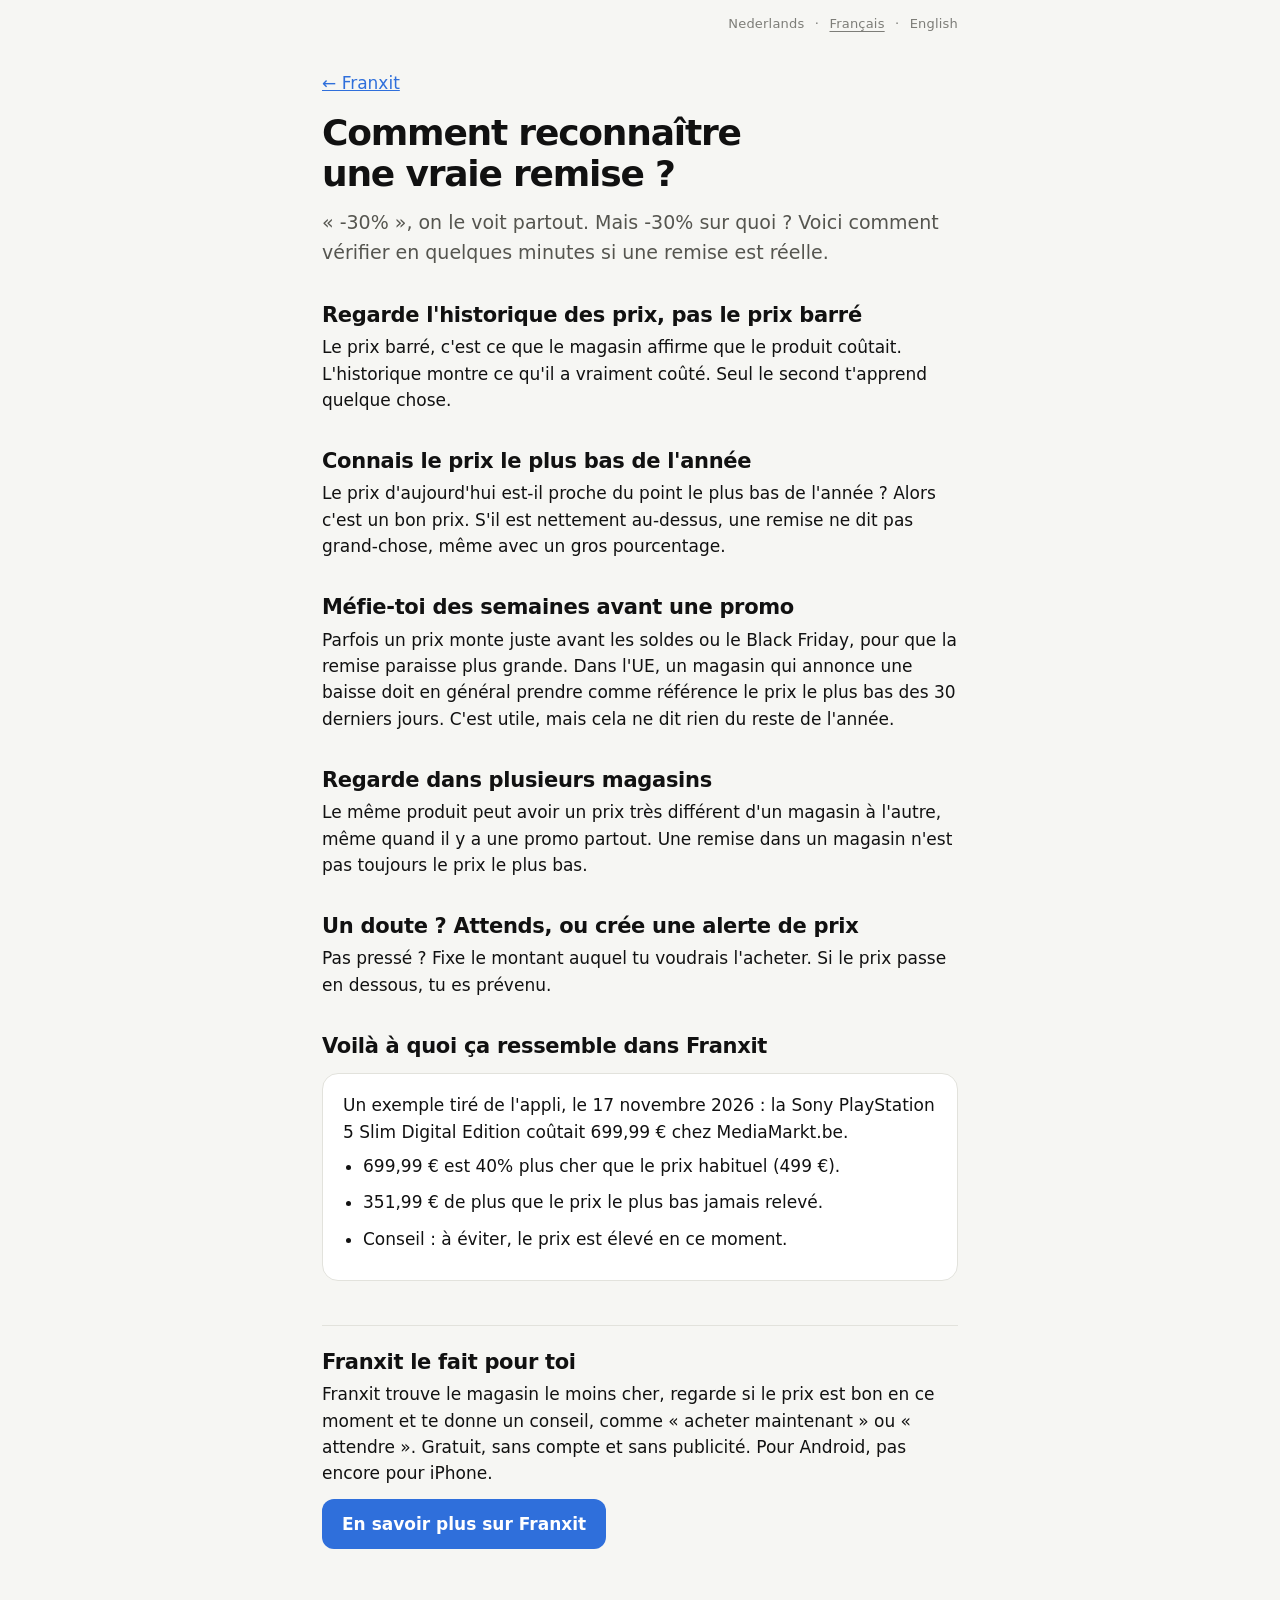
<file: fr/remise/index.html>
<!doctype html>
<html lang="fr">
<head>
<meta charset="utf-8">
<meta name="viewport" content="width=device-width, initial-scale=1">
<title>Comment reconnaître une vraie remise ? Vérifie-le en 5 minutes · Franxit</title>
<meta name="description" content="« -30% », on le voit partout, mais -30% sur quoi ? Voici comment vérifier avec l'historique des prix si une remise est réelle, et quand il vaut mieux attendre.">
<meta name="theme-color" content="#2f6fdb">
<meta name="robots" content="index,follow,max-snippet:-1,max-image-preview:large">
<link rel="canonical" href="https://franxit.be/fr/remise/">
<link rel="alternate" hreflang="nl" href="https://franxit.be/korting/">
<link rel="alternate" hreflang="fr" href="https://franxit.be/fr/remise/">
<link rel="alternate" hreflang="en" href="https://franxit.be/en/real-discounts/">
<link rel="alternate" hreflang="x-default" href="https://franxit.be/korting/">
<meta property="og:type" content="article">
<meta property="og:site_name" content="Franxit">
<meta property="og:url" content="https://franxit.be/fr/remise/">
<meta property="og:locale" content="fr_BE">
<meta property="og:title" content="Comment reconnaître une vraie remise ?">
<meta property="og:description" content="« -30% », on le voit partout, mais -30% sur quoi ? Voici comment vérifier avec l'historique des prix si une remise est réelle, et quand il vaut mieux attendre.">
<meta property="og:image" content="https://franxit.be/preview-fr.png?v=3">
<meta name="twitter:card" content="summary_large_image">
<link rel="icon" href="/favicon.ico" sizes="48x48"><link rel="icon" type="image/png" href="/icon.png" sizes="256x256">
<link rel="apple-touch-icon" href="/icon.png">
<script type="application/ld+json">{"@context": "https://schema.org", "@type": "Article", "headline": "Comment reconnaître une vraie remise ?", "description": "« -30% », on le voit partout, mais -30% sur quoi ? Voici comment vérifier avec l'historique des prix si une remise est réelle, et quand il vaut mieux attendre.", "inLanguage": "fr", "datePublished": "2026-11-17", "dateModified": "2026-11-20", "mainEntityOfPage": "https://franxit.be/fr/remise/", "image": "https://franxit.be/screens/fr/details.webp", "author": {"@type": "Organization", "name": "Franxit", "url": "https://franxit.be/"}, "publisher": {"@type": "Organization", "name": "Franxit", "url": "https://franxit.be/", "logo": {"@type": "ImageObject", "url": "https://franxit.be/icon.png"}}}</script>
<style>
  :root {
    --bg: #f6f6f3; --card: #ffffff; --ink: #111111; --muted: #5d5d58; --line: #e2e2dc;
    --blue: #2f6fdb; --on-blue: #ffffff; --green: #1f9d61; --orange: #d9822b; --red: #d9483b;
    --track: #e6e6e0;
  }
  @media (prefers-color-scheme: dark) {
    :root { --bg: #0f0f10; --card: #1a1a1c; --ink: #f2f2ee; --muted: #a2a29c; --line: #2c2c2f; --track: #2e2e31; }
  }
  * { box-sizing: border-box; }
  /* No lonely words at the end of a line: short texts are balanced, longer ones kept even. */
  h1, h2, .lead, .sub, .note, .calm, .source, figcaption, .feature strong, .advice .what, summary { text-wrap: balance; }
  p, li, .feature p, details p, .advice p { text-wrap: pretty; }
  html { scroll-behavior: smooth; }
  body { margin: 0; background: var(--bg); color: var(--ink); font: 17px/1.55 system-ui, -apple-system, "Segoe UI", Roboto, sans-serif; }
  main { max-width: 1200px; margin: 0 auto; padding: 0 22px 64px; }
  .narrow { max-width: none; }
  a { color: var(--blue); }

  .hero { padding: 36px 0 8px; text-align: center; }
  .hero-shot { margin: 34px auto 0; width: 230px; height: 300px; overflow: hidden; -webkit-mask-image: linear-gradient(#000 70%, transparent); mask-image: linear-gradient(#000 70%, transparent); }
  .hero-shot img { display: block; width: 100%; height: auto; border: 7px solid #111; border-radius: 34px; box-shadow: 0 8px 24px rgba(0,0,0,.14); background: var(--card); }
  @media (min-width: 900px) {
    .hero { display: grid; grid-template-columns: 1fr 340px; gap: 96px; align-items: center; text-align: left; padding: 40px 0 0; }
    .hero-shot { margin: 0; width: 380px; height: 590px; overflow: hidden; -webkit-mask-image: linear-gradient(#000 80%, transparent); mask-image: linear-gradient(#000 80%, transparent); }
    .hero .lead { margin-left: 0; }
    h1 { font-size: 56px; }
    .lead { font-size: 21px; }
    h2 { margin-top: 96px; font-size: 28px; }
    .desktop .qr { max-width: 520px; }
    .qr img { width: 160px; height: 160px; }
    .hero .calm, .hero .source { max-width: 520px; }
    .desktop .copy { display: block; width: 100%; max-width: 440px; text-align: center; }
    .desktop .qr, .calm, .source { margin-left: 0; margin-right: 0; text-align: left; }
    .desktop .hero .qr { margin: 0 0 14px; }
    .hero .calm, .hero .source { margin-left: 0; margin-right: 0; max-width: 440px; text-align: center; }
  }
  .logo { width: 84px; height: 84px; border-radius: 21px; display: block; margin: 0 auto 18px; box-shadow: 0 6px 20px rgba(47,111,219,.28); }
  .brand { display: flex; align-items: center; justify-content: center; gap: 9px; font-weight: 700; letter-spacing: .5px; color: var(--ink); margin: 0 0 14px; }
  .brand img { width: 28px; height: 28px; border-radius: 7px; }
  @media (min-width: 900px) { .brand { justify-content: flex-start; } }
  h1 { font-size: 36px; line-height: 1.12; margin: 0 0 14px; letter-spacing: -0.6px; }
  .lead { color: var(--muted); font-size: 19px; margin: 0 auto 26px; max-width: 540px; }
  .get { display: block; max-width: 440px; margin: 0 auto; text-align: left; text-decoration: none; color: var(--ink); background: var(--card); border: 1px solid var(--line); border-radius: 18px; padding: 16px; }
  .get-top { display: flex; align-items: center; gap: 14px; }
  .get-icon { width: 52px; height: 52px; border-radius: 13px; flex: none; }
  .get-text strong { display: block; font-size: 18px; line-height: 1.25; }
  .get-text small { display: block; color: var(--muted); font-size: 14px; line-height: 1.4; margin-top: 3px; }
  .get-text small span { display: block; white-space: nowrap; }
  .get-text small #meta:empty, .get-text small #meta:not(.on) { display: none; }
  .get-go { display: block; margin-top: 14px; text-align: center; background: var(--blue); color: var(--on-blue); font-weight: 600; font-size: 17px; padding: 12px; border-radius: 12px; }
  .get:hover .get-go { filter: brightness(1.06); }
  .source { color: var(--muted); font-size: 14px; text-align: center; margin: 6px auto 0; max-width: 440px; }
  .version { color: var(--muted); font-size: 14px; text-align: center; margin: 10px 0 0; min-height: 1.4em; }
  .calm { color: var(--ink); font-size: 15px; font-weight: 600; text-align: center; margin: 16px auto 0; max-width: 420px; }

  .ios-note, .qr { display: none; }
  .ios .ios-note { display: block; max-width: 440px; margin: 0 auto 14px; background: var(--card); border: 1px solid var(--line); border-radius: 14px; padding: 12px 16px; font-size: 15px; color: var(--muted); text-align: left; }
  .ios .get, .ios .source { display: none; }
  .desktop .qr { display: flex; align-items: center; gap: 16px; max-width: 440px; margin: 0 auto 14px; text-align: left; color: var(--muted); font-size: 15px; background: var(--card); border: 1px solid var(--line); border-radius: 18px; padding: 14px 16px; }
  .qr strong { color: var(--ink); }
  .qr img { width: 124px; height: 124px; flex: none; background: #fff; image-rendering: pixelated; }
.steps { list-style: none; padding: 0; margin: 20px 0 0; display: grid; gap: 20px; counter-reset: s; }
  .steps li { counter-increment: s; display: grid; grid-template-columns: 34px 1fr; gap: 14px; align-items: start; margin: 0; }
  .steps li::before { content: counter(s); width: 34px; height: 34px; border-radius: 50%; background: var(--blue); color: var(--on-blue); font-weight: 700; display: grid; place-items: center; }
  @media (min-width: 900px) { .steps { grid-template-columns: repeat(3, 1fr); gap: 32px; } .steps li { grid-template-columns: 1fr; gap: 12px; align-content: start; } }
    .steps strong { display: block; }
  a:focus-visible, summary:focus-visible { outline: 3px solid var(--blue); outline-offset: 3px; border-radius: 6px; }
  .steps span { color: var(--muted); font-size: 15px; }
  .dl2 { display: block; max-width: 440px; margin: 16px auto 0; text-align: center; background: var(--blue); color: var(--on-blue); font-weight: 600; padding: 12px; border-radius: 12px; text-decoration: none; }
  .ios .dl2, .desktop .dl2, .desktop .get, .desktop .source { display: none; }
  .share { display: inline-block; margin-top: 10px; }

  h2 { font-size: 24px; line-height: 1.2; margin: 64px 0 8px; letter-spacing: -0.3px; }
  .sub { color: var(--muted); margin: 0 0 20px; }
  .note { color: var(--muted); font-size: 14px; margin: 12px 0 0; }

  /* The advice card, as the app shows it */
  .advice { background: var(--card); border: 1px solid var(--line); border-radius: 20px; padding: 18px 20px; }
  .advice .head { display: flex; align-items: flex-start; gap: 10px; }
  .advice .dot { flex: none; width: 10px; height: 10px; border-radius: 50%; background: var(--green); margin-top: 9px; }
  .advice .title { font-size: 21px; font-weight: 600; color: var(--green); line-height: 1.3; }
  .advice .what { color: var(--muted); font-size: 14px; margin-top: 1px; }
  .bar { margin: 14px 0 12px; height: 8px; border-radius: 6px; background: var(--track); overflow: hidden; }
  .bar span { display: block; height: 100%; width: 82%; background: var(--green); border-radius: 6px; }
  .advice p { margin: 0 0 10px; font-size: 16px; }
  .reasons { list-style: none; padding: 0; margin: 0 0 12px; }
  .reasons li { position: relative; padding-left: 22px; margin: 0 0 6px; font-size: 15px; }
  .reasons li::before { content: "+"; position: absolute; left: 4px; top: 0; font-weight: 700; color: var(--green); }
  .advice .foot { color: var(--muted); font-size: 13px; margin: 0; }

  .shots { display: flex; gap: 14px; overflow-x: auto; scroll-snap-type: x mandatory; margin: 0 -22px; padding: 4px 22px 14px; scrollbar-width: none; }
  .shots::-webkit-scrollbar { display: none; }
  .phone { flex: 0 0 70%; scroll-snap-align: center; margin: 0; text-align: center; }
  .phone img { display: block; width: 100%; height: auto; border: 7px solid #111; border-radius: 30px; box-shadow: 0 8px 24px rgba(0,0,0,.14); background: var(--card); }
  .phone figcaption { color: var(--muted); font-size: 14px; margin-top: 10px; }
  .dots { display: flex; justify-content: center; gap: 7px; margin: 2px 0 0; }
  .dots span { width: 7px; height: 7px; border-radius: 50%; background: var(--line); }
  .dots span.on { background: var(--ink); }
  /* Tablet or a narrow window: two by two, nothing to scroll. On a computer all four in a row. */
  @media (min-width: 900px) { .shots { display: grid; grid-template-columns: 1fr 1fr; gap: 24px; overflow: visible; margin: 0; padding: 4px 0 14px; } .phone { flex: none; } .dots { display: none; } }
  @media (min-width: 900px) { .shots { grid-template-columns: repeat(3, minmax(0, 330px)); justify-content: space-between; } .phone { max-width: 330px; } }
    /* The advice names: the label with its dot, and its explanation under it. The same on every screen and in every language. */
  /* The five advice names as coloured labels, each with its explanation. The same on every screen and language. */
  .advice-h { margin: 36px 0 14px; font-weight: 700; font-size: 17px; }
  .legend { list-style: none; padding: 0; margin: 0; display: grid; gap: 12px; }
  .legend li { display: grid; grid-template-columns: 1fr; gap: 3px; margin: 0; font-size: 15px; line-height: 1.45; }
  .legend strong { justify-self: start; display: inline-flex; align-items: center; gap: 7px; padding: 2px 10px 2px 9px; border-radius: 999px; font-size: 14px; font-weight: 600; background: color-mix(in srgb, var(--c) 13%, transparent); }
  .legend i { flex: none; width: 8px; height: 8px; border-radius: 50%; background: var(--c); }
  .legend span { color: var(--muted); }
  @media (min-width: 900px) { .legend li { grid-template-columns: 170px 1fr; gap: 16px; align-items: center; } }

    .features { display: grid; gap: 28px 40px; grid-template-columns: 1fr; padding: 0; margin: 0; list-style: none; }
  @media (min-width: 560px) { .features { grid-template-columns: 1fr 1fr; } }
  @media (min-width: 900px) { .features { grid-template-columns: repeat(4, 1fr); } }
  .feature { margin: 0; padding-top: 14px; border-top: 1px solid var(--line); }
  .feature strong { display: block; font-size: 17px; margin-bottom: 4px; text-wrap: wrap; }
  .feature p { margin: 0; color: var(--muted); font-size: 15px; }

  /* The story: plain text, no panel. */
  .story p { font-size: 17px; line-height: 1.65; margin: 0 0 12px; }
  @media (min-width: 900px) { .story p { font-size: 18px; } }
  .signature { color: var(--muted); font-size: 15px !important; margin: 16px 0 0 !important; }
  .signature::before { content: "— "; }

    .card { background: var(--card); border: 1px solid var(--line); border-radius: 18px; padding: 18px 20px; }
  .card p { margin: 0 0 10px; } .card p:last-child { margin: 0; }
  ol { padding-left: 22px; margin: 0; } li { margin: 0 0 10px; }
  .small { color: var(--muted); font-size: 15px; }

  details { border-top: 1px solid var(--line); padding: 0; margin: 0; }
  details:last-of-type { border-bottom: 1px solid var(--line); }
  summary { cursor: pointer; font-weight: 600; padding: 16px 0; list-style: none; position: relative; padding-right: 28px; }
  summary::-webkit-details-marker { display: none; }
  summary::after { content: "+"; position: absolute; right: 2px; top: 11px; font-size: 22px; font-weight: 400; color: var(--muted); }
  details[open] summary::after { content: "–"; }
  details p { margin: 0 0 14px; color: var(--muted); }

  footer { margin-top: 56px; color: var(--muted); font-size: 14px; text-align: center; }
  footer p { margin: 0 0 6px; }
  footer a { color: var(--muted); }

  /* The language choice: there for whoever looks for it, not competing with the page. */
  .langs { text-align: right; font-size: 13px; padding-top: 6px; color: var(--muted); opacity: .75; letter-spacing: .2px; }
  .langs { margin-right: -6px; }
  .langs a { color: var(--muted); text-decoration: none; display: inline-block; padding: 8px 6px; }
  .langs a:hover { text-decoration: underline; opacity: 1; }
  .langs b { color: var(--muted); font-weight: 500; display: inline-block; padding: 8px 6px; text-decoration: underline; text-underline-offset: 3px; }

  /* On a computer the whole width is used: the blocks sit side by side instead of in one narrow column. */
  @media (min-width: 900px) {
    .legend { grid-template-columns: repeat(5, 1fr); gap: 28px; }
    .legend li { grid-template-columns: 1fr; gap: 8px; align-items: start; align-content: start; }
    .story { display: grid; grid-template-columns: 1.5fr 1fr; column-gap: 64px; padding: 34px 40px 30px 36px; }
    .story::before { left: 32px; }
    .story p { margin: 0; }
    .story p:first-of-type { grid-row: 1 / span 2; }
    .story p:nth-of-type(2) { padding-top: 14px; align-self: start; font-size: 22px; line-height: 1.5; }
    .story .signature { align-self: end; margin: 0 !important; }
    .install { padding: 26px 32px; }
    .install ol { display: grid; grid-template-columns: repeat(3, 1fr); gap: 36px; list-style: none; padding: 0; counter-reset: i; }
    .install ol li { counter-increment: i; margin: 0; }
    .install ol li::before { content: counter(i); display: grid; place-items: center; width: 30px; height: 30px; border-radius: 50%; background: var(--blue); color: var(--on-blue); font-weight: 700; margin-bottom: 10px; }
    .install .small { margin-top: 22px !important; }
    .faq { display: grid; grid-template-columns: 1fr 1fr; column-gap: 56px; align-items: start; }
    .faq details:last-of-type { border-bottom: 0; }
    .faq details:nth-last-of-type(-n+2) { border-bottom: 1px solid var(--line); }
  }

  @media (min-width: 900px) { footer { margin-top: 80px; padding-top: 28px; border-top: 1px solid var(--line); } }

  /* Each screen has its step on top. */
  .step { display: grid; grid-template-columns: 34px 1fr; gap: 14px; align-items: start; text-align: left; margin-bottom: 18px; }
  .step b { width: 34px; height: 34px; border-radius: 50%; background: var(--blue); color: var(--on-blue); display: grid; place-items: center; }
  .step strong { display: block; }
  .step span { color: var(--muted); font-size: 15px; display: block; }
  .phone figcaption { display: none; }
  .minor { font-size: 20px; }
  .copy, .closing { display: none; }
  .copy { font: inherit; font-size: 14px; color: var(--muted); background: none; border: 0; padding: 8px 0 0; cursor: pointer; text-decoration: underline; text-underline-offset: 3px; }
  .desktop .copy { display: inline-block; }
  .desktop .closing { display: block; }
  .closing { margin: 96px 0 0; padding: 44px 24px; border-radius: 24px; text-align: center; background: color-mix(in srgb, var(--blue) 9%, var(--bg)); }
  .closing h2 { margin: 0 0 22px; }
  .closing-qr { display: inline-flex; align-items: center; gap: 22px; text-align: left; color: var(--muted); font-size: 15px; background: var(--card); border: 1px solid var(--line); border-radius: 18px; padding: 16px 22px; }
  .closing-qr strong { color: var(--ink); }
  .closing-qr img { width: 140px; height: 140px; image-rendering: pixelated; background: #fff; }
  @media (min-width: 900px) {
    .hero { grid-template-columns: minmax(0, 1fr) 380px; gap: 64px; }
    .hero-shot { position: relative; }
    .step { min-height: 92px; }
    .minor { margin-top: 80px; }
  }

  @media (min-width: 900px) { .desktop .hero .qr { max-width: 440px; } .desktop .hero .qr img { width: 150px; height: 150px; flex: none; } }

  .story { padding: 0; }
  @media (min-width: 900px) {
    .story { display: block; max-width: 760px; }
    .story p, .story p:nth-of-type(2) { font-size: 18px; line-height: 1.65; padding: 0; margin: 0 0 12px; grid-row: auto; }
  }
  details p { margin: 0 0 12px; }
  .install-steps { margin: 0 0 12px; padding-left: 22px; color: var(--muted); }
  .install-steps li { margin: 0 0 8px; }
  .install-steps strong { color: var(--ink); }

  /* Phone: the cards line up on the left margin, only the next one peeks in (faded), nothing is cut off on the left. */
  @media (max-width: 899px) {
    .shots { gap: 24px; scroll-padding-left: 22px; -webkit-mask-image: linear-gradient(to right, #000 86%, transparent); mask-image: linear-gradient(to right, #000 86%, transparent); }
    .shots.end { -webkit-mask-image: none; mask-image: none; }
    .phone { flex: 0 0 76%; scroll-snap-align: start; }
  }

  /* Every step text box is as tall as the tallest one, so the screens below start on the same line. */
  .phone { display: flex; flex-direction: column; }
  .step { flex: 1 1 auto; align-content: start; }
  .phone img { flex: none; }

  /* The overview: in the carousel as the last card on phones and tablets, big in the hero on a computer. */
  .step.plain { grid-template-columns: 1fr; }
  @media (max-width: 899px) { .hero-shot { display: none; } }
  @media (min-width: 900px) { .phone.extra { display: none; } }

  .wide .shots { margin-top: 56px; }
  @media (min-width: 900px) { .wide .shots { margin-top: 72px; } }

  /* The step text sits under its screen. */
  .step { margin: 18px 0 0; flex: none; }
  .phone img { order: 0; }

  /* Finishing touches */
  :root { --muted: #55554f; }
  @media (prefers-color-scheme: dark) { :root { --muted: #a8a8a2; } }
  .advice-h { margin-top: 48px; font-size: 18px; }
  @media (min-width: 900px) {
    .step span, .legend span, details p, .install-steps { font-size: 16px; }
    .legend li { font-size: 16px; }
    .advice-h { margin-top: 72px; }
    .hero-copy { padding-bottom: 28px; }
    .story { columns: 2; column-gap: 56px; max-width: none; display: block; }
    .story p { break-inside: avoid; }
    .story .signature { column-span: all; margin-top: 8px !important; }
    footer { display: flex; flex-wrap: wrap; justify-content: center; gap: 0; }
    footer p { margin: 0; }
    footer p + p::before { content: "·"; margin: 0 12px; }
  }
  @media (min-width: 900px) {
    footer .share { margin-top: 0; }
    .story p:nth-of-type(2) { font-size: 22px; line-height: 1.5; }
  }

  /* Polish: depth, a soft glow behind the hero phone, and phones that still show up in dark mode. */
  :root { color-scheme: light dark; }
  ::selection { background: color-mix(in srgb, var(--blue) 25%, transparent); }
  .hero { position: relative; }
  .phone img, .hero-shot img { box-shadow: 0 28px 50px -18px rgba(22, 44, 96, .30), 0 6px 16px rgba(0, 0, 0, .07); }
  .qr, .get, .ios .ios-note { box-shadow: 0 1px 2px rgba(0, 0, 0, .04), 0 14px 30px -18px rgba(22, 44, 96, .25); }
  .step b { box-shadow: 0 0 0 5px color-mix(in srgb, var(--blue) 14%, transparent); }
  @media (min-width: 900px) {
    .hero::before { content: ""; position: absolute; right: -20px; top: -30px; width: 580px; height: 700px; z-index: -1; pointer-events: none;
      background: radial-gradient(closest-side, color-mix(in srgb, var(--blue) 17%, transparent), transparent); }
    h1 { letter-spacing: -1.2px; }
    .hero-shot { -webkit-mask-image: linear-gradient(#000 62%, transparent); mask-image: linear-gradient(#000 62%, transparent); }
  }
  @media (prefers-color-scheme: dark) {
    .phone img, .hero-shot img { border-color: #3a3a40; box-shadow: 0 28px 50px -18px rgba(0, 0, 0, .8), 0 0 0 1px #4a4a52; }
    .qr, .get { box-shadow: none; }
  }
  .qr img { border-radius: 10px; }

  /* Dark mode: no grey fade on the hero phone, a clean rounded cut instead. */
  @media (prefers-color-scheme: dark) and (min-width: 900px) {
    .hero-shot { -webkit-mask-image: none; mask-image: none; border-radius: 36px; box-shadow: 0 0 0 1px #4a4a52, 0 28px 50px -18px rgba(0,0,0,.8); }
    .hero-shot img { box-shadow: none; border-bottom: 0; border-radius: 36px 36px 0 0; }
  }
  @media (min-width: 900px) { .story p:nth-of-type(2) { font-size: 18px; line-height: 1.65; } }
  .step { margin-top: 34px; }

  /* Steps: above their screen on tablet and computer; on a phone one shared caption under the carousel follows the screen in view. */
  .step { margin: 0 0 24px; flex: 1 1 auto; }
  .live { display: none; }
  @media (max-width: 899px) {
    .phone .step { display: none; }
    .phone { flex: 0 0 66%; }
    .live { display: block; margin-top: 18px; min-height: 96px; }
    .live .live-step { display: none; margin: 0; }
    .live .live-step.on { display: grid; }
  }
  @media (max-width: 899px) { .shots { padding-bottom: 36px; margin-bottom: -22px; } }

  @media (max-width: 899px) { .live { min-height: 128px; } }
  @media (max-width: 899px) { .dots { margin-top: 18px; } }
  /* Phone: the chosen screen snaps to the middle, a sliver of its neighbours on both sides. */
  @media (max-width: 899px) {
    .shots { padding-left: 17vw; padding-right: 17vw; scroll-padding: 0; gap: 20px;
      -webkit-mask-image: linear-gradient(to right, transparent, #000 9%, #000 91%, transparent); mask-image: linear-gradient(to right, transparent, #000 9%, #000 91%, transparent); }
    .shots.end { -webkit-mask-image: linear-gradient(to right, transparent, #000 9%, #000 91%, transparent); mask-image: linear-gradient(to right, transparent, #000 9%, #000 91%, transparent); }
    .phone { flex: 0 0 66vw; scroll-snap-align: center; }
  }
  /* Phone: tighter rhythm between the blocks, and the shared caption is only as tall as its longest step. */
  @media (max-width: 899px) {
    .live { display: grid; min-height: 0; margin-top: 10px; }
    .live .live-step, .live .live-step.on { display: grid; grid-area: 1 / 1; visibility: hidden; }
    .live .live-step.on { visibility: visible; }
    .wide .shots { margin-top: 36px; }
    .advice-h { margin-top: 36px; }
    h2 { margin-top: 44px; }
    .dots { margin-top: 14px; }
    footer { margin-top: 40px; }
  }

  /* Desktop: a narrower, centred column. The FAQ, story and legend stack instead of sitting side by side. */
  @media (min-width: 900px) {
    main { max-width: 980px; }
    .hero { grid-template-columns: minmax(0, 1fr) 320px; gap: 56px; }
    .hero-shot { width: 320px; height: 500px; }
    h1 { font-size: 46px; }
    .shots { grid-template-columns: repeat(3, minmax(0, 270px)); }
    .phone { max-width: 270px; }
    .narrow { max-width: 720px; margin-left: auto; margin-right: auto; }
    .legend { grid-template-columns: 1fr; gap: 14px; max-width: 720px; margin-left: auto; margin-right: auto; }
    .advice-h { max-width: 720px; margin-left: auto; margin-right: auto; }
    .legend li { grid-template-columns: 190px 1fr; gap: 18px; align-items: center; }
    .story { columns: 1; max-width: none; }
    .story p, .story p:nth-of-type(2) { font-size: 18px; }
    .faq { grid-template-columns: 1fr; }
    .faq details:nth-last-of-type(-n+2) { border-bottom: 0; }
    .faq details:last-of-type { border-bottom: 1px solid var(--line); }
  }

  .sr-only { position: absolute; width: 1px; height: 1px; margin: -1px; padding: 0; overflow: hidden; clip: rect(0 0 0 0); white-space: nowrap; border: 0; }

  /* Desktop and tablet: each step is anchored to its screen, same width, with a thin rule on top; less air above. */
  @media (min-width: 900px) {
    .phone .step { width: 100%; padding-top: 16px; border-top: 1px solid var(--line); margin-bottom: 20px; align-content: start; }
    .step b { box-shadow: none; }
    .wide .shots { margin-top: 48px; }
  }

  /* Footer: the links on one line, the small print under it. */
  footer, footer p { display: block; }
  footer .foot-links { display: flex; flex-wrap: wrap; justify-content: center; gap: 8px 26px; margin: 0 0 14px; font-size: 15px; }
  footer .foot-links a { margin: 0; white-space: nowrap; }
  footer .foot-meta { margin: 0; font-size: 13px; opacity: .85; }
  footer p + p::before { content: none; }
  @media (max-width: 899px) { footer .foot-links { flex-direction: column; align-items: center; gap: 10px; } }

  @media (max-width: 899px) { .dots { margin-top: 4px; } .live { margin-top: 28px; } }
  @media (max-width: 899px) { .shots { padding-bottom: 72px; margin-bottom: -58px; } }

  /* Last refinements: fewer questions, the legend as a quiet card on desktop, the story as a soft panel, the date on its own line. */
  .story { background: color-mix(in srgb, var(--blue) 6%, var(--bg)); border-radius: 20px; padding: 24px 24px 18px; }
  .story p:last-child { margin-bottom: 0; }
  #updated { display: block; margin-top: 4px; }
  @media (min-width: 900px) {
    .legend-card { max-width: none; margin: 72px 0 0; background: var(--card); border: 1px solid var(--line); border-radius: 18px; padding: 26px 30px 28px; }
    .legend-card .advice-h { margin: 0 0 18px; max-width: none; }
    .legend-card .legend { max-width: none; margin: 0; }
    .hero-shot { height: 450px; }
    .story { padding: 30px 34px 24px; }
  }

  /* Phone: label on the left, explanation on the right, so the list is about half as tall. */
  @media (max-width: 899px) {
    .legend { gap: 16px; }
    .legend li { grid-template-columns: 42% 1fr; gap: 14px; align-items: start; font-size: 15px; line-height: 1.45; }
    .legend strong { white-space: normal; align-items: center; }
    .legend span { padding-top: 2px; }
  }
  @media (max-width: 899px) { .legend li { grid-template-columns: 40% 1fr; gap: 12px; } .legend strong { border-radius: 16px; padding: 4px 11px 4px 10px; } }
  /* Phone, second attempt: a plain coloured dot and bold label, the explanation right under it; no pills, tight rhythm. */
  @media (max-width: 899px) {
    .legend { gap: 14px; }
    .legend li { grid-template-columns: 1fr; gap: 1px; font-size: 15px; line-height: 1.45; }
    .legend strong { background: none; border-radius: 0; padding: 0; gap: 9px; font-size: 16px; display: flex; justify-self: start; }
    .legend i { width: 9px; height: 9px; }
    .legend span { padding: 0 0 0 18px; }
  }

  /* Phone: the phone is sized to the available height so it and its caption fit together (see the nudge in the page script). */
  @media (max-width: 899px) {
    .shots { --pw: min(66vw, 360px, calc((100svh - 190px) / 2.05)); padding-left: calc((100vw - var(--pw)) / 2); padding-right: calc((100vw - var(--pw)) / 2); }
    .phone { flex: 0 0 var(--pw); }
  }

  /* Desktop refinements: hero text and phone share their top edge, even spacing before the legend, one-line footer, the money question first. */
  @media (min-width: 900px) {
    .hero { align-items: start; }
    .hero-copy { padding-bottom: 0; }
    .legend-card { margin-top: 48px; }
    footer .foot-meta #updated { display: inline; margin: 0; }
    footer .foot-meta #updated:not(:empty)::before { content: " · "; }
  }

  .ios-note .ios-b { display: block; margin-top: 6px; }

  /* Desktop legend: every row is as tall as the tallest, so the labels sit at an even distance. */
  @media (min-width: 900px) {
    .legend-card .legend { gap: 14px; }
    .legend-card .legend li { grid-template-columns: 190px 1fr; }
    .legend-card .legend li { align-items: center; align-content: center; }
  }

  /* Desktop polish: no lone words on the last line of a step, a hover cue on the questions, a slightly higher start, equal section headings. */
  @media (min-width: 900px) {
    .step span { text-wrap: pretty; }
    summary::after { right: 2px; color: var(--ink); opacity: .55; }
    summary:hover { color: var(--blue); }
    summary:hover::after { opacity: 1; }
    details[open] summary::after { opacity: 1; }
    .hero { padding-top: 22px; }
    .wide .shots { margin-top: 40px; }
    h2, .minor { font-size: 24px; margin-top: 88px; margin-bottom: 16px; }
  }

  /* Desktop: number and title on one line, the text under them over the full column width, so it stays short (three lines). */
  @media (min-width: 900px) {
    .phone .step > div { display: contents; }
    .phone .step { grid-template-columns: 34px 1fr; column-gap: 14px; row-gap: 8px; align-items: center; }
    .phone .step strong { grid-column: 2; align-self: center; }
    .phone .step span { grid-column: 1 / -1; }
    .phone .step { min-height: 0; }
  }
  @media (min-width: 900px) { .phone .step span { font-size: 15px; line-height: 1.5; } }

  /* Desktop, final: the number sits centred on the thin line above each step, title and text centred under it. */
  @media (min-width: 900px) {
    .phone .step { display: block; position: relative; text-align: center; padding-top: 30px; }
    .phone .step > div { display: block; }
    .phone .step b { position: absolute; top: -17px; left: 50%; transform: translateX(-50%); box-shadow: 0 0 0 9px var(--bg); }
    .phone .step strong { display: block; margin-bottom: 6px; }
    .phone .step span { display: block; max-width: 270px; margin: 0 auto; }
  }
  @media (min-width: 900px) { .wide .shots { margin-top: 68px; } }
  @media (min-width: 900px) { .wide .shots { margin-top: 88px; } }
  @media (min-width: 900px) { .phone .step { margin-bottom: 38px; } }

  /* Desktop: a smaller QR code and a narrower card around it. */
  @media (min-width: 900px) {
    .desktop .hero .qr { max-width: 380px; padding: 14px 20px 14px 16px; gap: 18px; }
    .desktop .hero .qr img { width: 118px; height: 118px; }
    .hero .calm, .hero .source { max-width: 380px; }
  }
  @media (min-width: 900px) { .hero { padding-top: 48px; } }
  @media (min-width: 900px) { .wide .shots { margin-top: 78px; } }

  /* Desktop: the legend card has the same width as the story and the questions under it. */
  @media (min-width: 900px) {
    .legend-card { max-width: 720px; margin-left: auto; margin-right: auto; padding: 24px 26px 26px; }
    .legend-card .legend li { grid-template-columns: 182px 1fr; gap: 12px; }
    .legend-card .legend li span { font-size: 15px; }
  }
  @media (min-width: 900px) { .legend-card { margin-top: 74px; } }

  /* The band: full width, light blue like the story panel; it starts two thirds down the phones and ends three quarters down the legend card. */
  html { overflow-x: clip; }
  .bandwrap { position: relative; isolation: isolate; }
  @media (min-width: 900px) {
    .bandwrap::before { content: ""; position: absolute; z-index: -1; left: 50%; width: 100vw; margin-left: -50vw; top: var(--band-top, 0); height: var(--band-h, 0);
      background: linear-gradient(to bottom, transparent 0, color-mix(in srgb, var(--blue) 8%, var(--bg)) 170px); }
  }
  @media (min-width: 900px) { .legend-card { margin-top: 50px; } }

  /* Phone rhythm: more air between the blocks, a heading sits closer to its own content than to the block above, a bit more room around the buttons. */
  @media (max-width: 899px) {
    h2 { margin-top: 60px; margin-bottom: 14px; }
    .advice-h { margin-top: 46px; margin-bottom: 16px; }
    .hero .lead { margin-bottom: 30px; }
    .calm { margin-top: 18px; }
    .dl2 { margin-top: 30px; }
    footer { margin-top: 44px; }
  }

  /* Footer. Desktop: the small print on one line with dots. Phone: a thin rule, the links side by side, every small-print line a complete sentence. */
  footer .foot-meta span { display: inline; }
  @media (min-width: 900px) {
    footer .foot-meta span + span::before { content: " · "; }
    footer .foot-meta #updated:empty::before { content: none; }
  }
  @media (max-width: 899px) {
    footer { margin-top: 48px; padding-top: 28px; border-top: 1px solid var(--line); }
    footer .foot-links { flex-direction: row; flex-wrap: wrap; justify-content: center; gap: 10px 24px; margin-bottom: 18px; }
    footer .foot-meta span, footer .foot-meta #updated { display: block; margin: 0; line-height: 1.7; }
    footer .foot-meta #updated::before { content: none; }
    main { padding-bottom: 36px; }
  }
  @media (max-width: 899px) { .faq details:last-of-type { border-bottom: 0; } }

  main { max-width: 680px; } article h1 { font-size: 36px; margin: 8px 0 14px; } article h2 { font-size: 21px; margin: 36px 0 6px; }
  article p { margin: 0 0 12px; } .intro { font-size: 19px; color: var(--muted); }
  .example { background: var(--card); border: 1px solid var(--line); border-radius: 16px; padding: 18px 20px; margin: 14px 0; }
  .example ul { margin: 8px 0 0; padding-left: 20px; } .cta { margin-top: 44px; padding-top: 24px; border-top: 1px solid var(--line); }
  .btn { display: inline-block; background: var(--blue); color: var(--on-blue); text-decoration: none; font-weight: 600; padding: 12px 20px; border-radius: 12px; }
</style>
</head>
<body>
<main>
  <nav class="langs" aria-label="Language"><a href="/korting/" hreflang="nl">Nederlands</a> · <b>Français</b> · <a href="/en/real-discounts/" hreflang="en">English</a></nav>
  <p style="margin-top:28px"><a href="/fr/">← Franxit</a></p>
  <article>
  <h1>Comment reconnaître une vraie remise ?</h1>
  <p class="intro">« -30% », on le voit partout. Mais -30% sur quoi ? Voici comment vérifier en quelques minutes si une remise est réelle.</p>
  <h2>Regarde l'historique des prix, pas le prix barré</h2>
  <p>Le prix barré, c'est ce que le magasin affirme que le produit coûtait. L'historique montre ce qu'il a vraiment coûté. Seul le second t'apprend quelque chose.</p>
  <h2>Connais le prix le plus bas de l'année</h2>
  <p>Le prix d'aujourd'hui est-il proche du point le plus bas de l'année ? Alors c'est un bon prix. S'il est nettement au-dessus, une remise ne dit pas grand-chose, même avec un gros pourcentage.</p>
  <h2>Méfie-toi des semaines avant une promo</h2>
  <p>Parfois un prix monte juste avant les soldes ou le Black Friday, pour que la remise paraisse plus grande. Dans l'UE, un magasin qui annonce une baisse doit en général prendre comme référence le prix le plus bas des 30 derniers jours. C'est utile, mais cela ne dit rien du reste de l'année.</p>
  <h2>Regarde dans plusieurs magasins</h2>
  <p>Le même produit peut avoir un prix très différent d'un magasin à l'autre, même quand il y a une promo partout. Une remise dans un magasin n'est pas toujours le prix le plus bas.</p>
  <h2>Un doute ? Attends, ou crée une alerte de prix</h2>
  <p>Pas pressé ? Fixe le montant auquel tu voudrais l'acheter. Si le prix passe en dessous, tu es prévenu.</p>
  <h2>Voilà à quoi ça ressemble dans Franxit</h2>
  <div class="example">
    <p style="margin:0">Un exemple tiré de l'appli, le 17 novembre 2026 : la Sony PlayStation 5 Slim Digital Edition coûtait 699,99 € chez MediaMarkt.be.</p>
  <ul>
    <li>699,99 € est 40% plus cher que le prix habituel (499 €).</li>
    <li>351,99 € de plus que le prix le plus bas jamais relevé.</li>
    <li>Conseil : à éviter, le prix est élevé en ce moment.</li>
  </ul>
  </div>
  <div class="cta">
    <h2 style="margin-top:0">Franxit le fait pour toi</h2>
    <p>Franxit trouve le magasin le moins cher, regarde si le prix est bon en ce moment et te donne un conseil, comme « acheter maintenant » ou « attendre ». Gratuit, sans compte et sans publicité. Pour Android, pas encore pour iPhone.</p>
    <p><a class="btn" href="/fr/">En savoir plus sur Franxit</a></p>
  </div>
  </article>
</main>
</body>
</html>
</file>
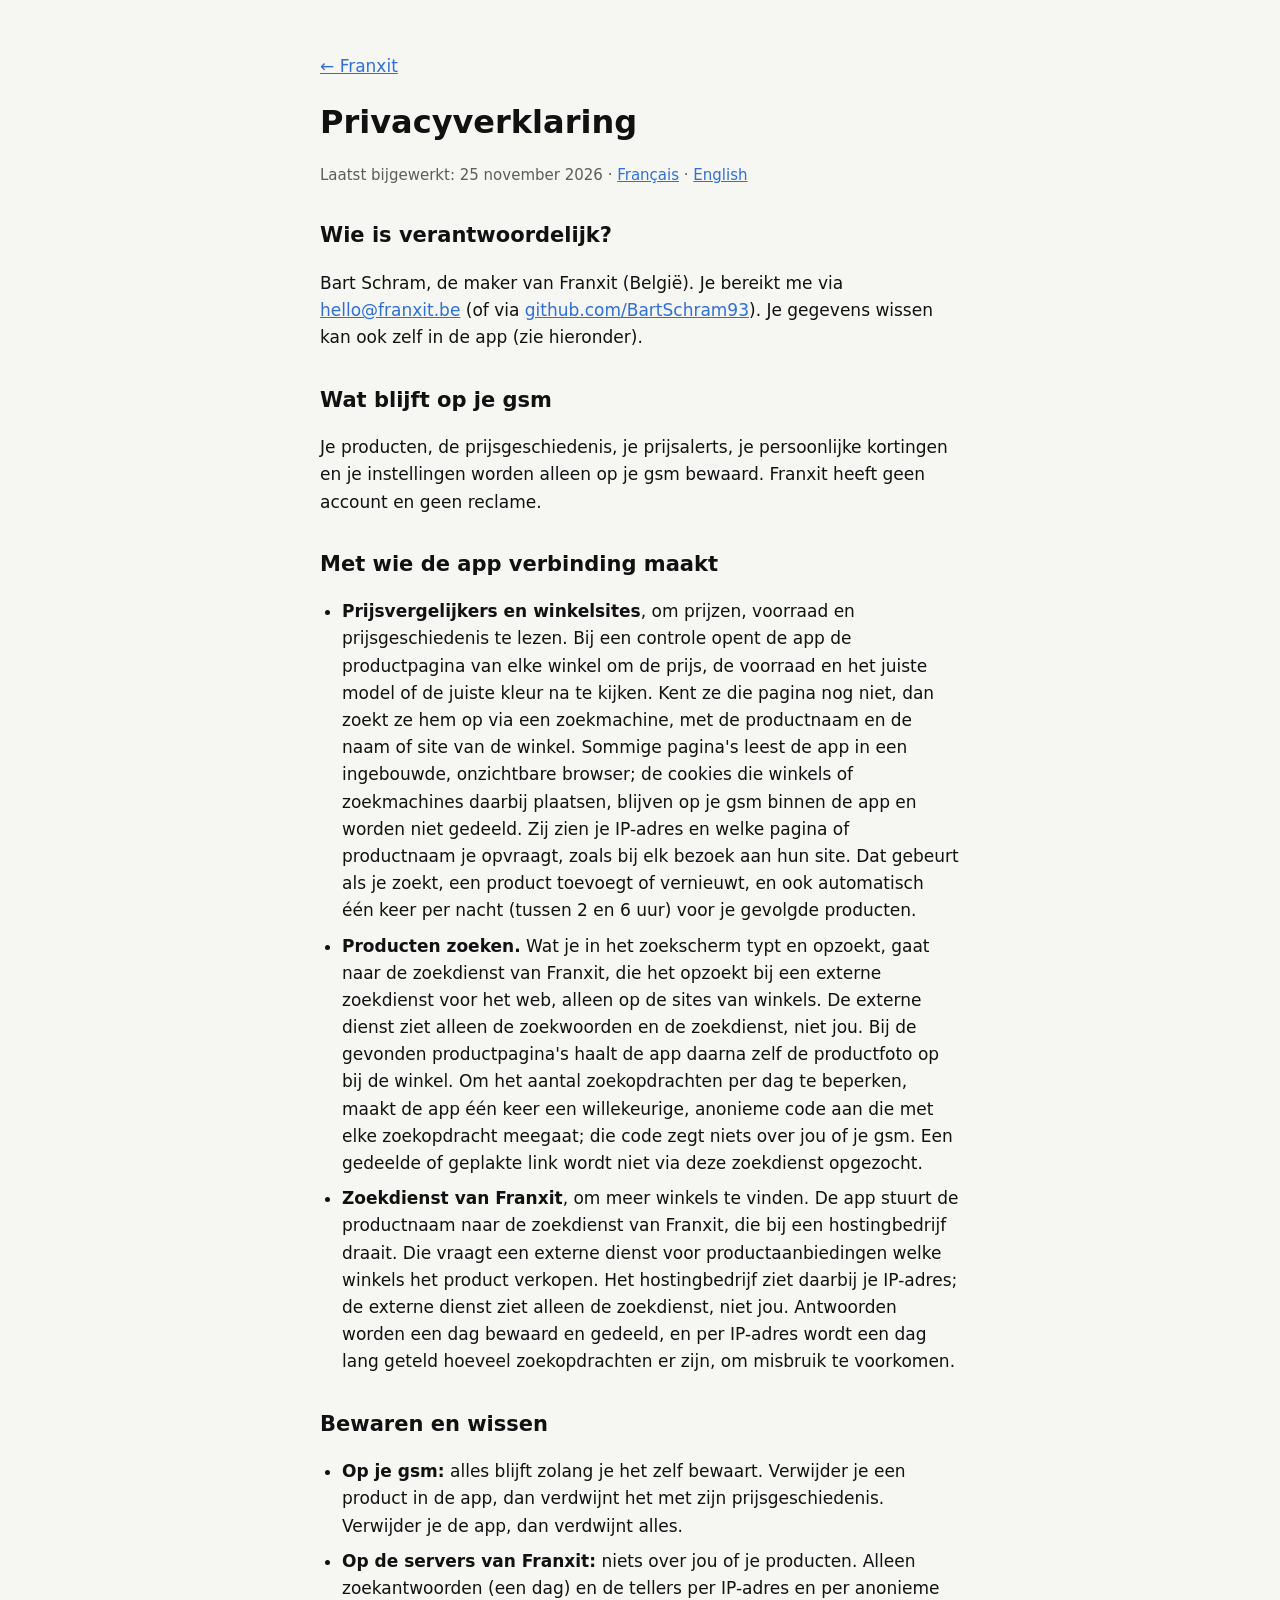
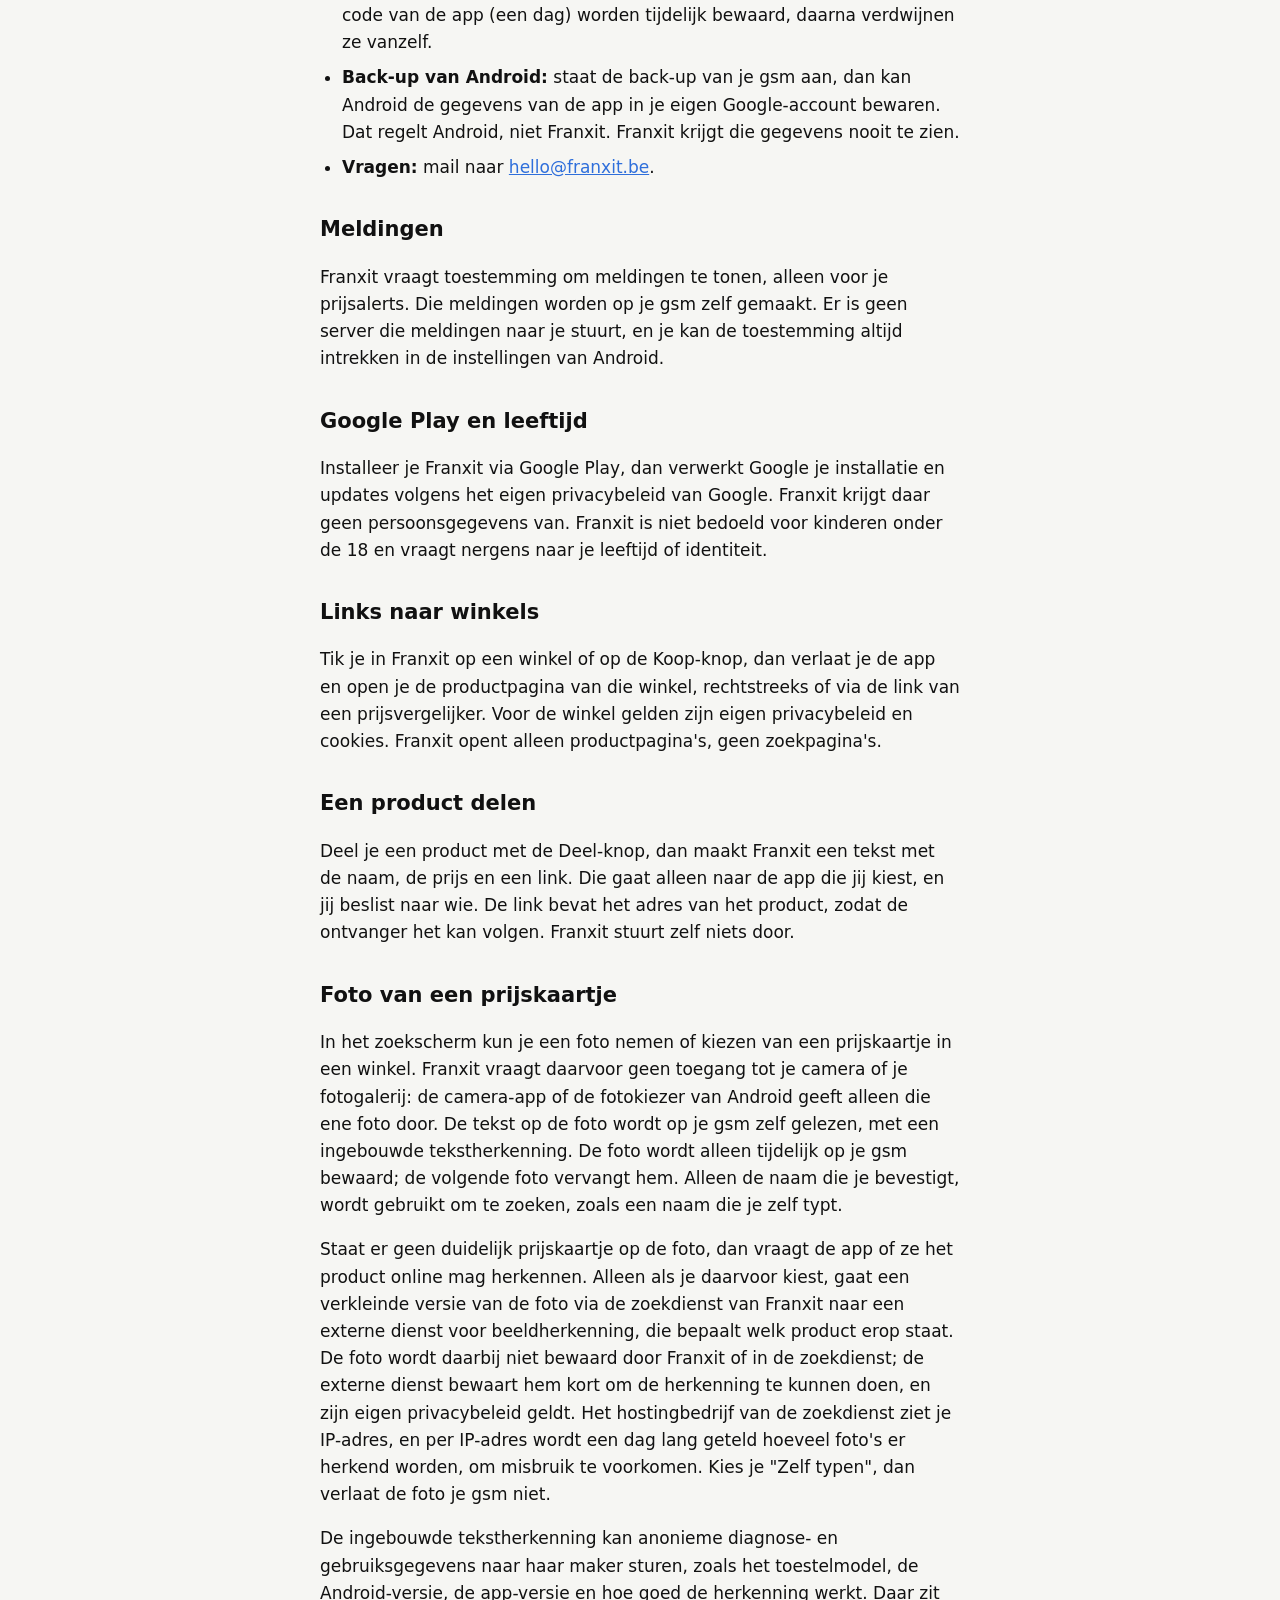
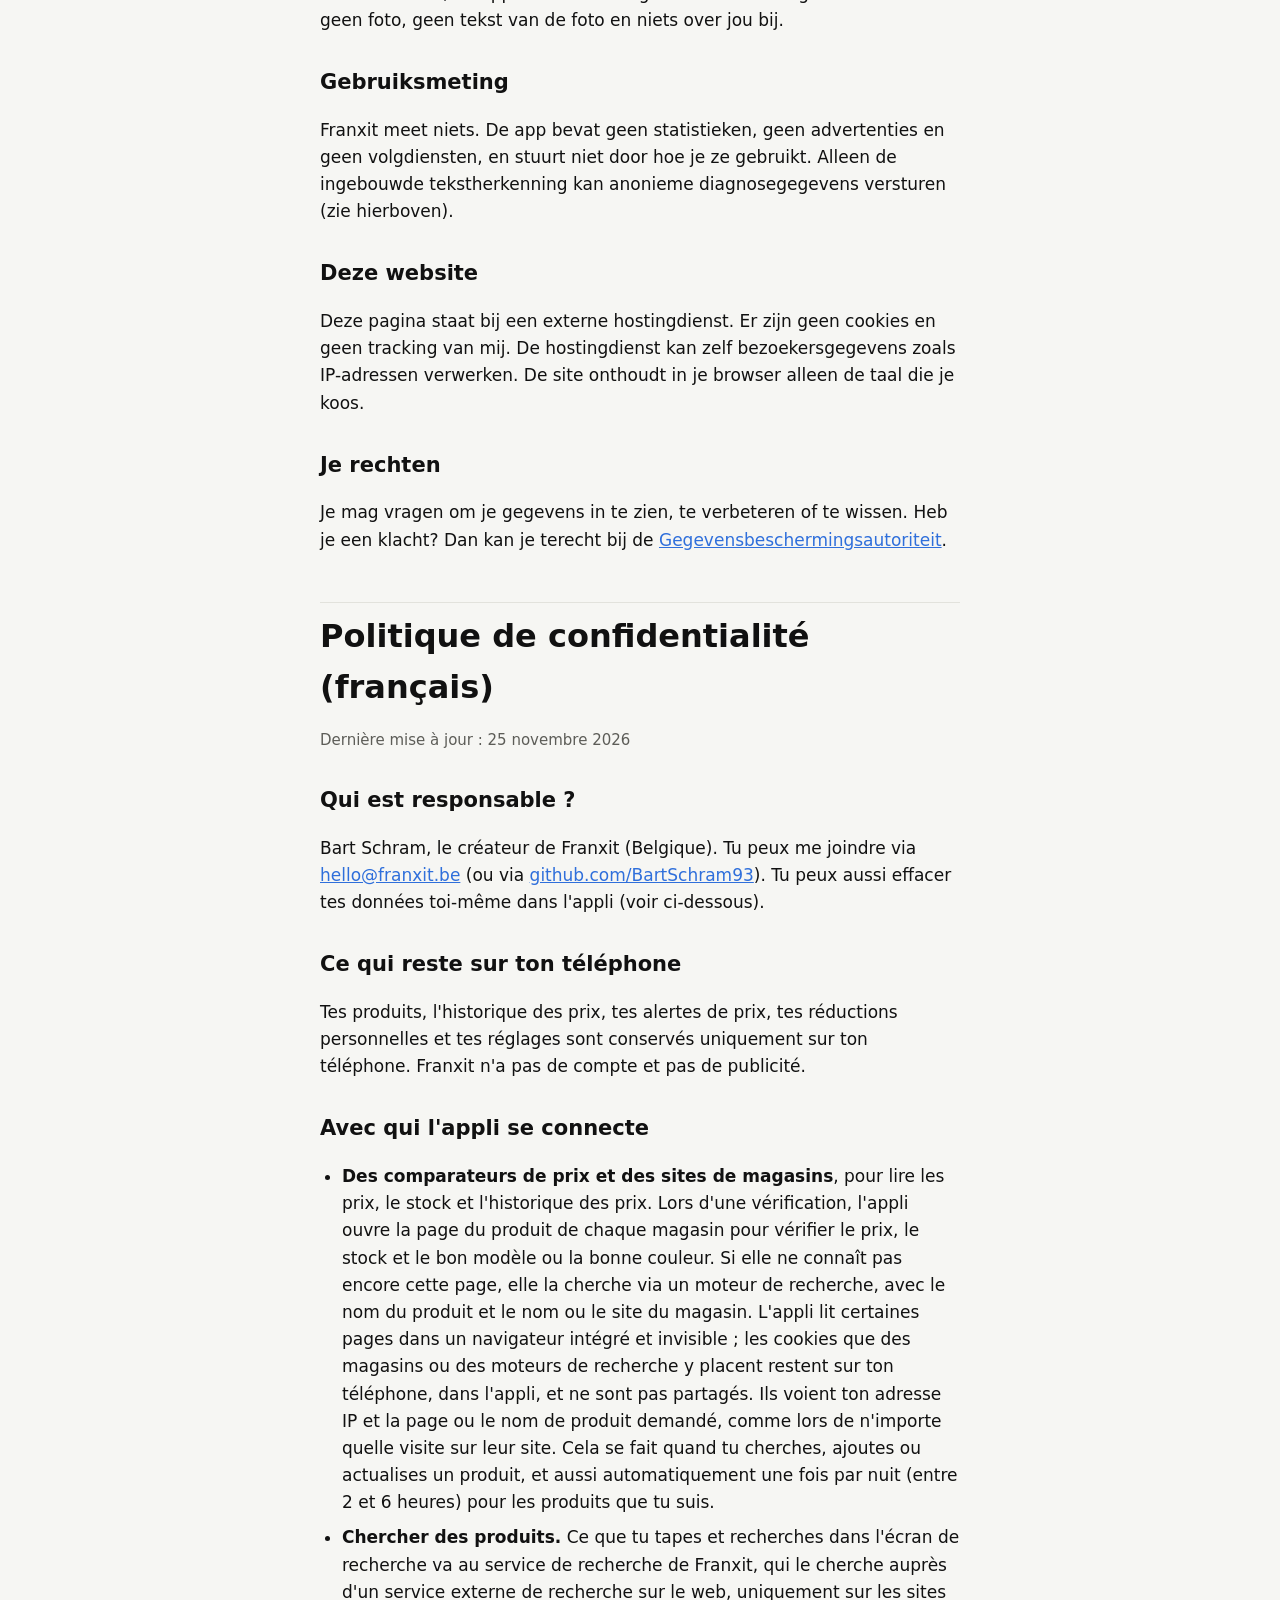
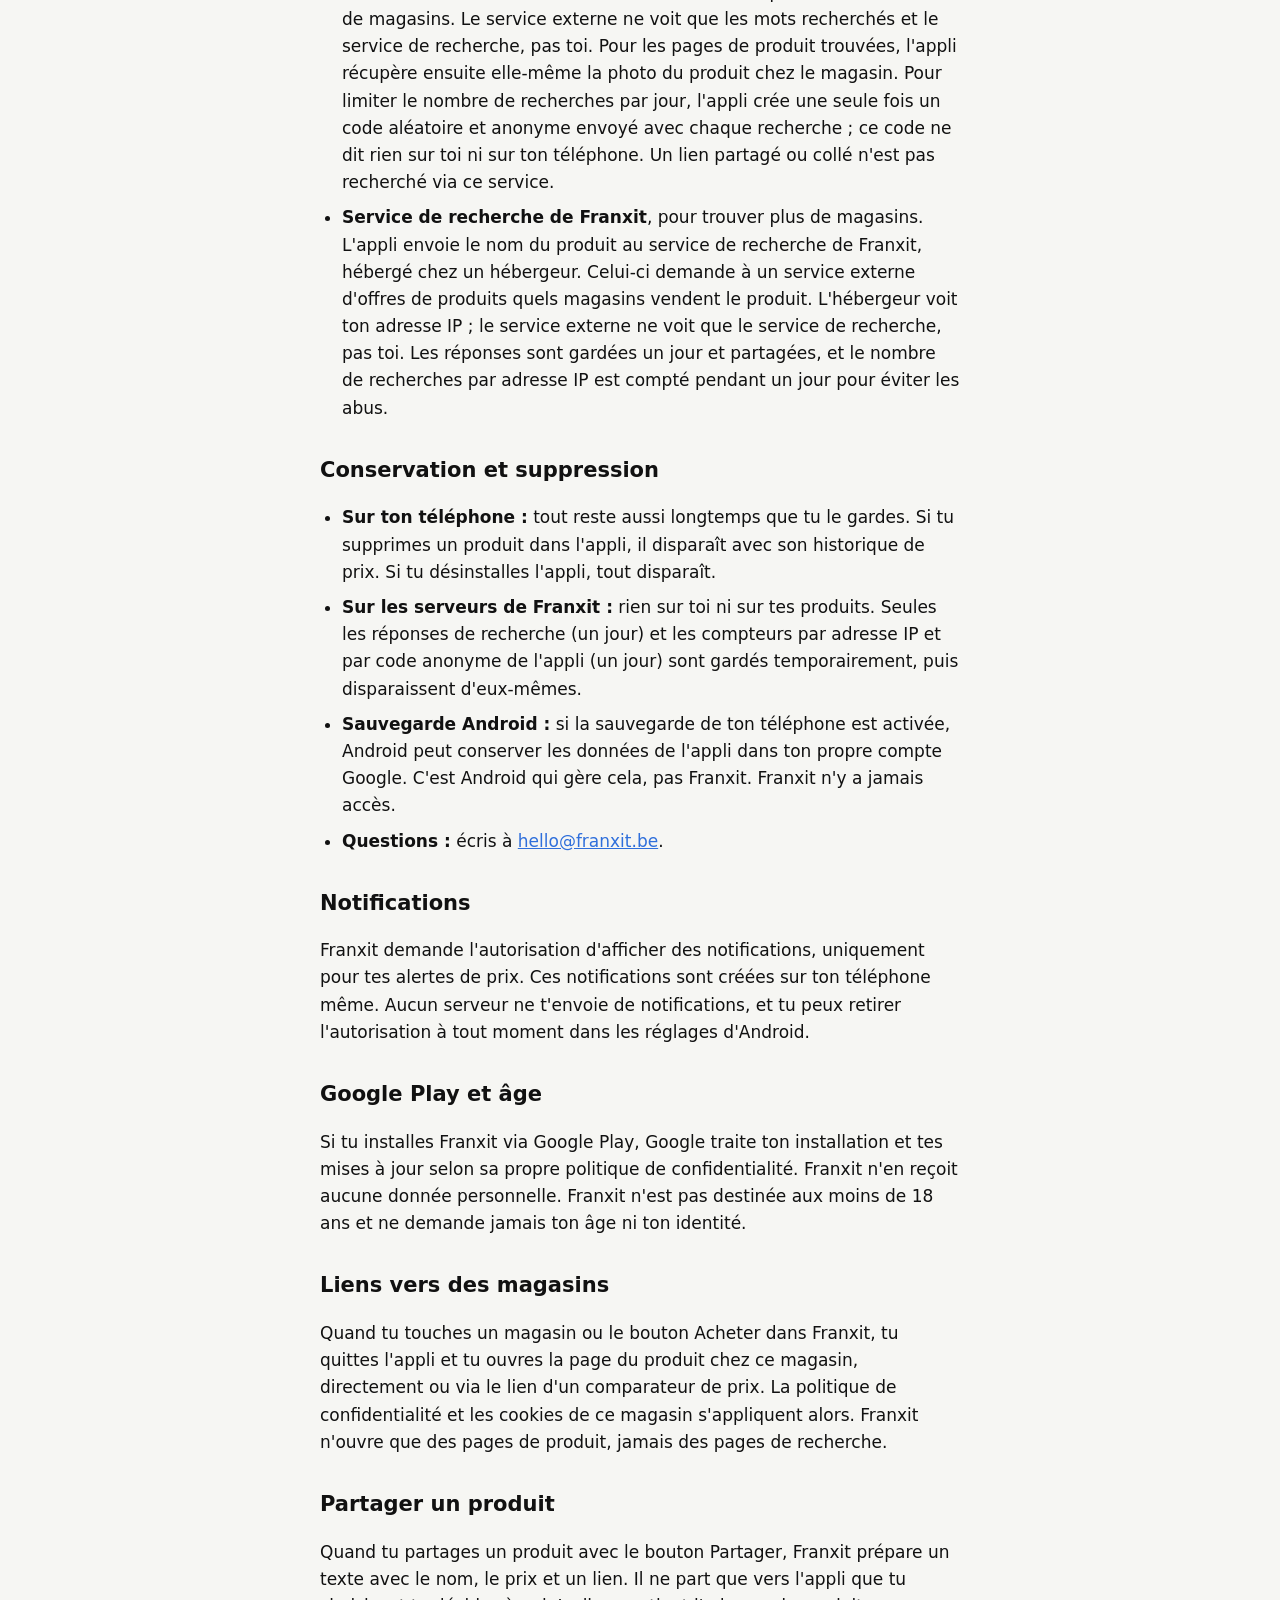
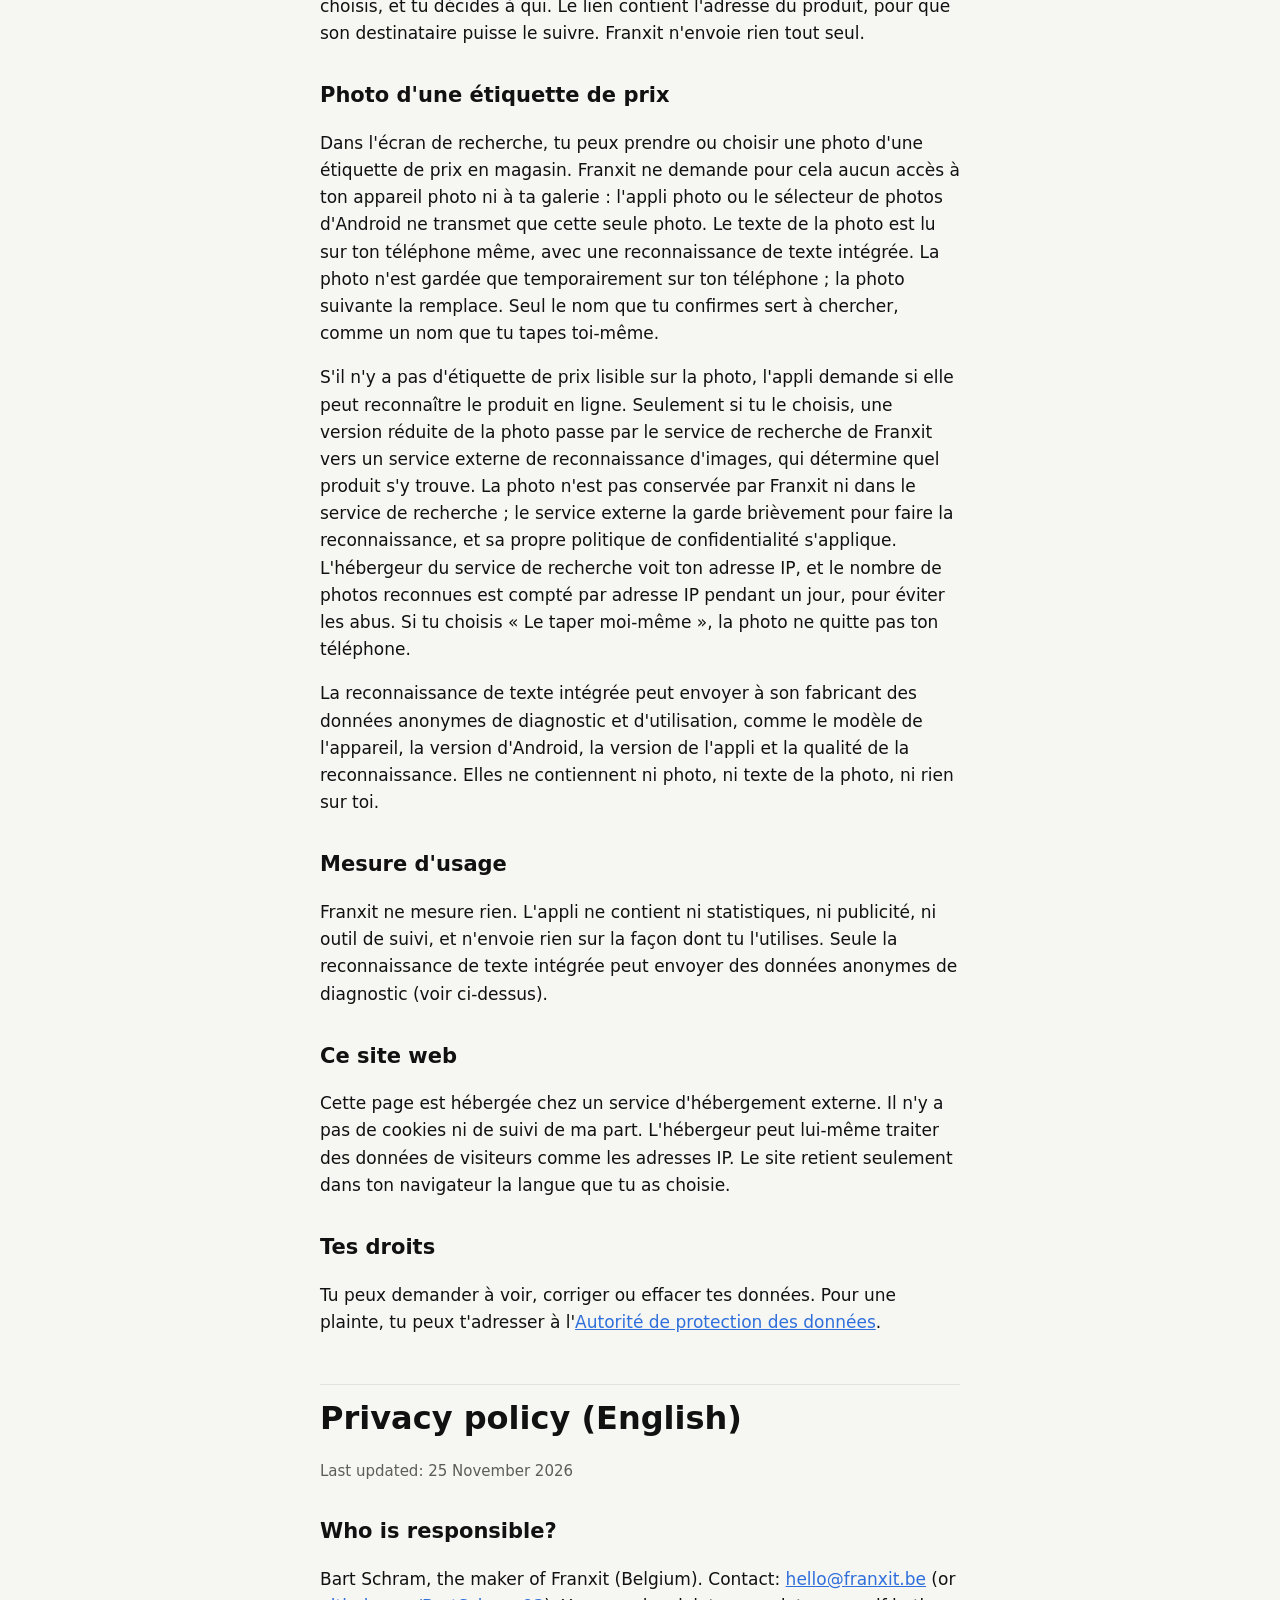
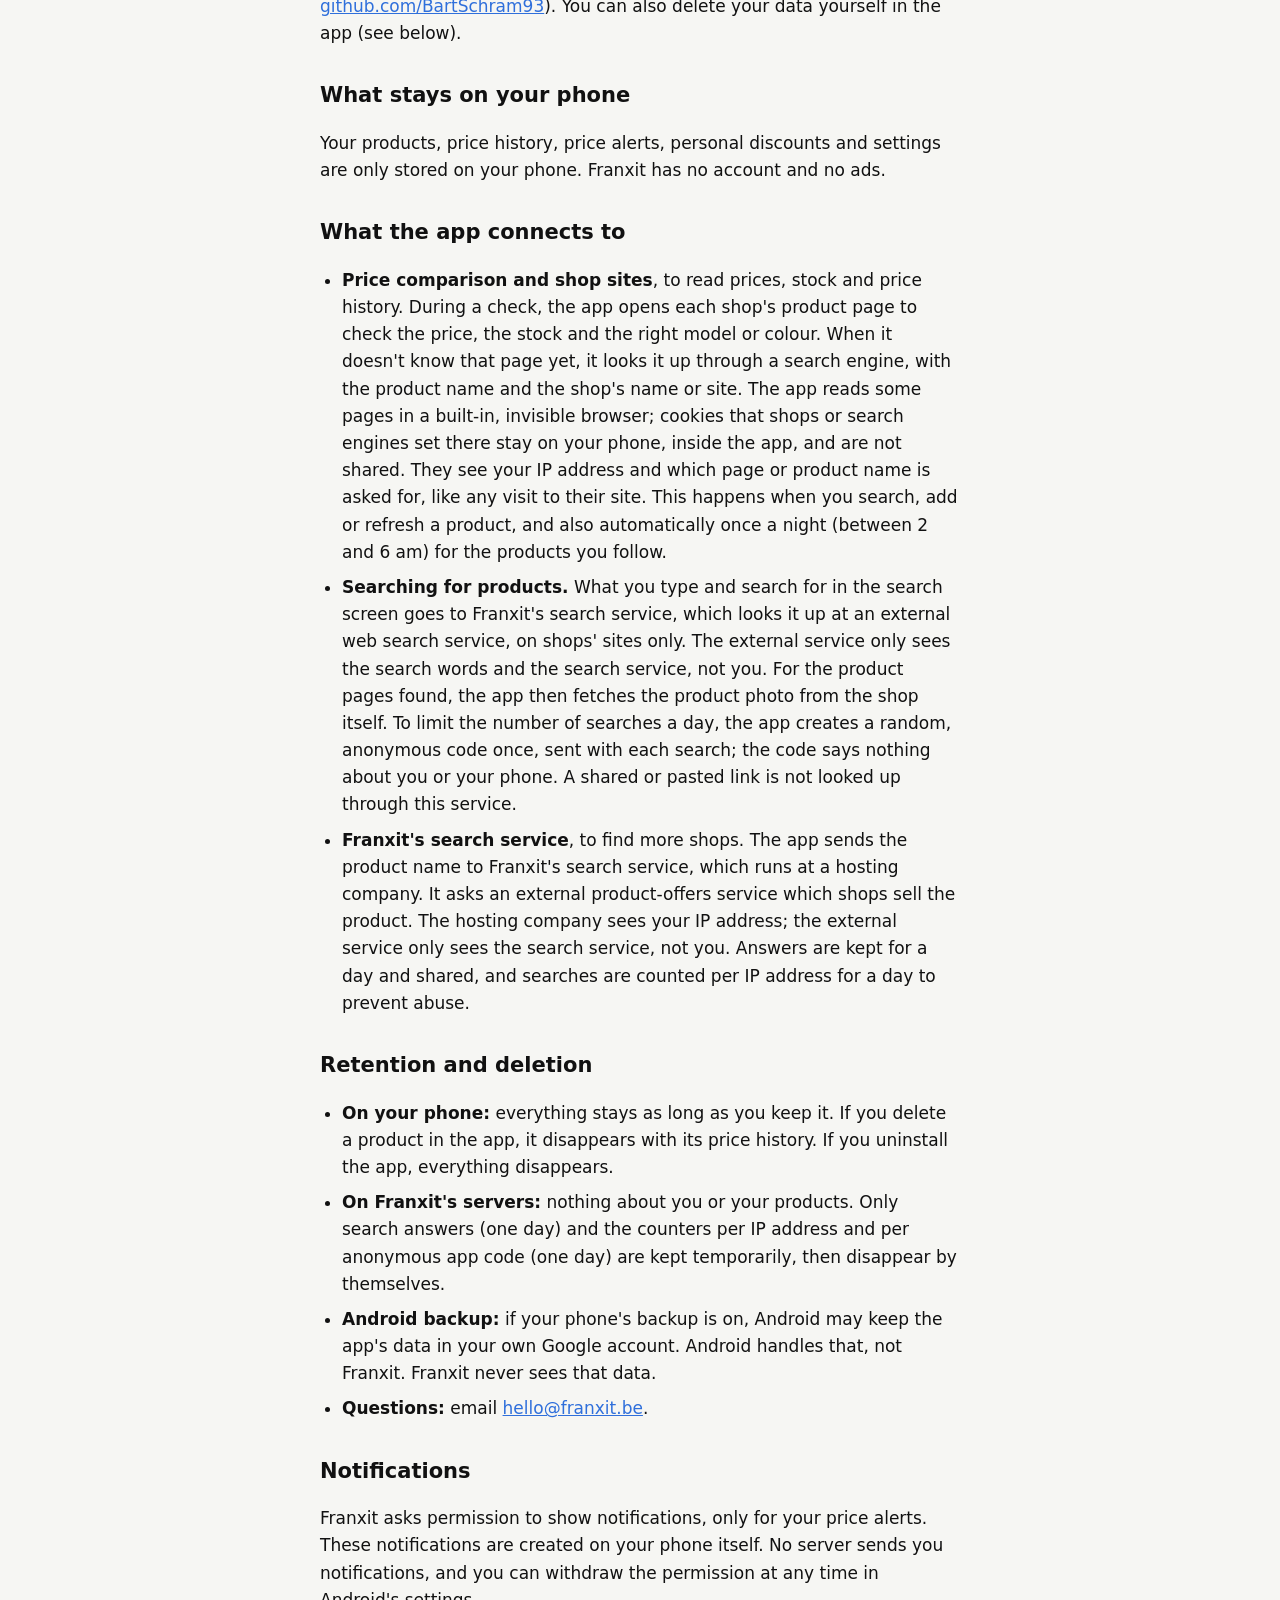
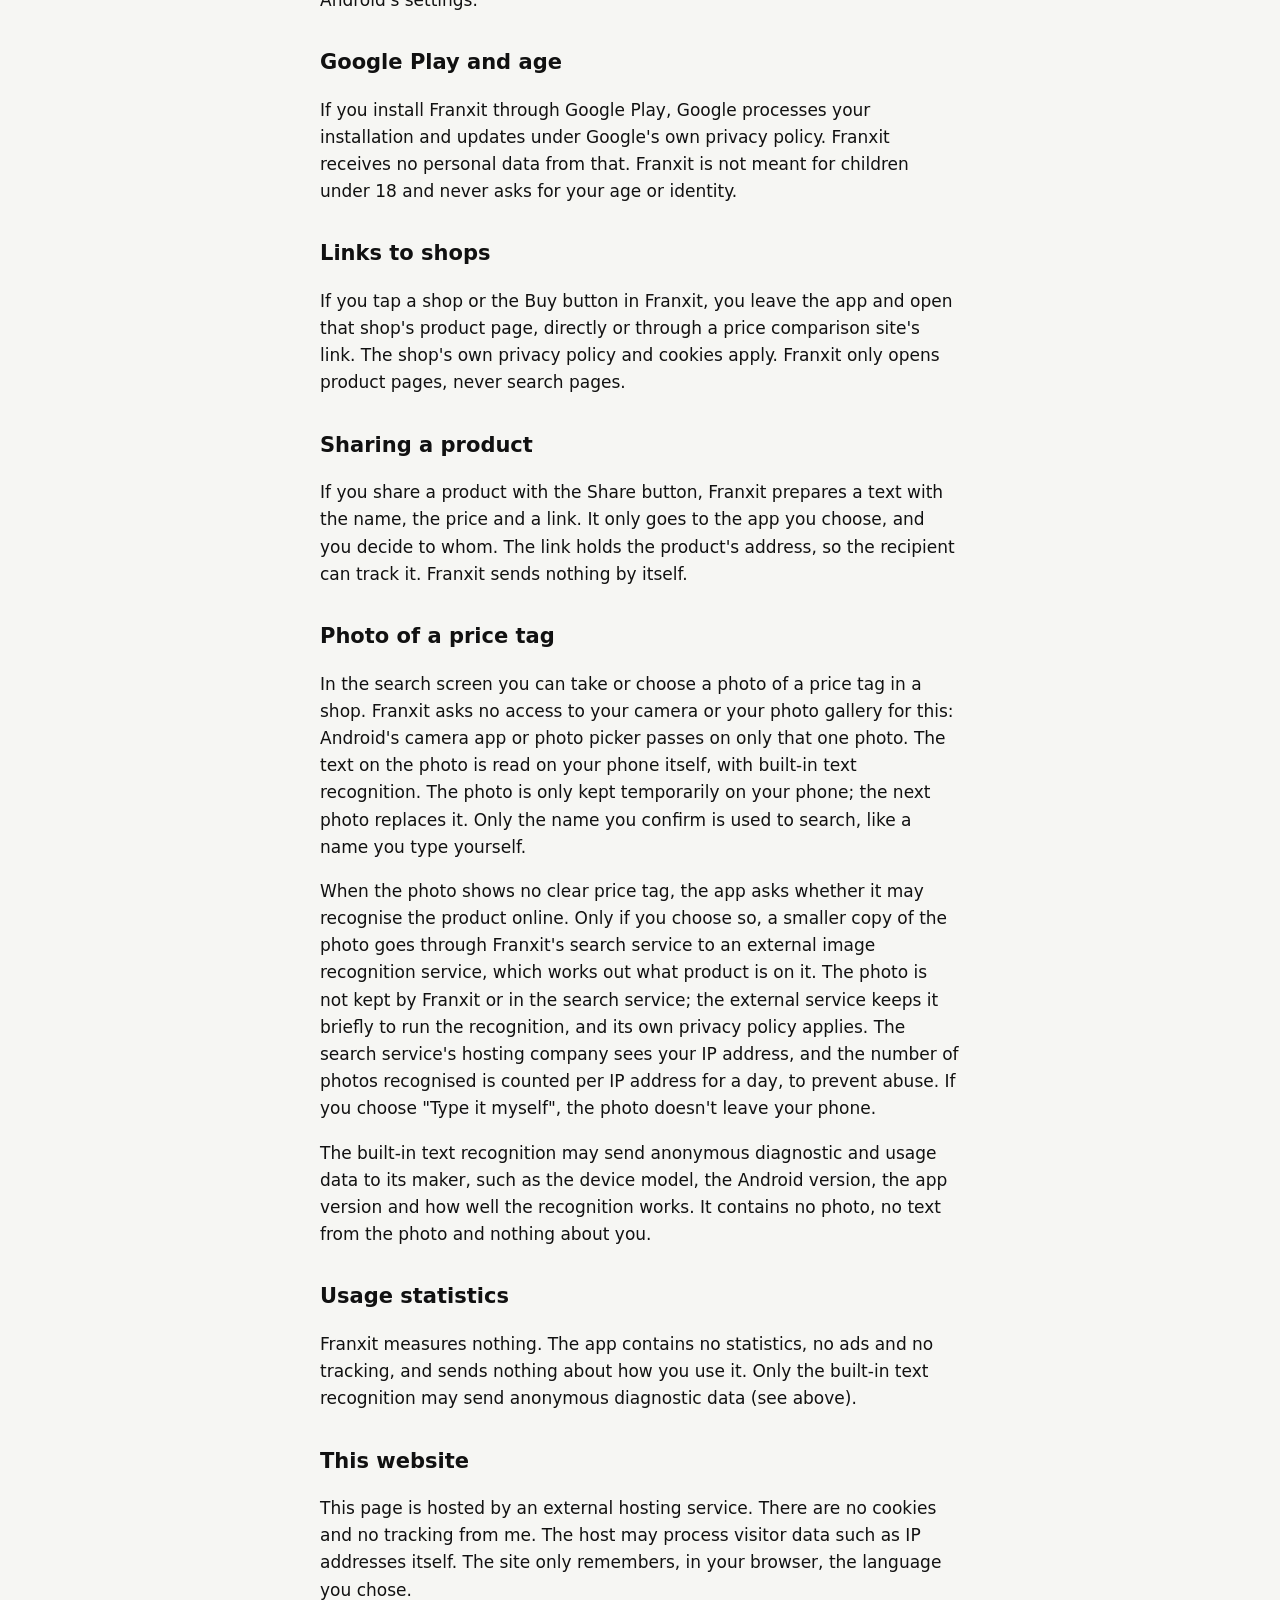
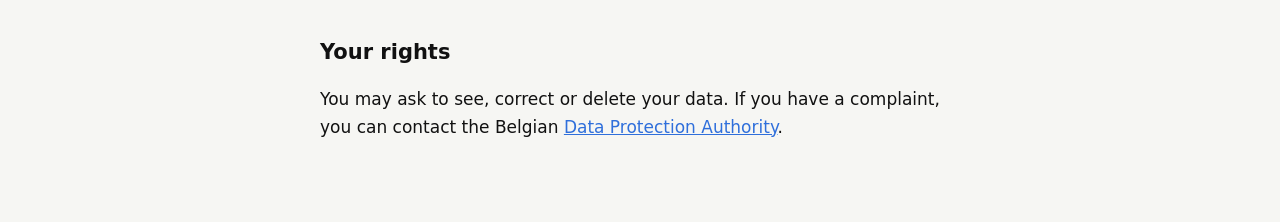
<file: privacy.html>
<!doctype html>
<html lang="nl">
<head>
<meta charset="utf-8">
<meta name="viewport" content="width=device-width, initial-scale=1">
<title>Privacy · Franxit</title>
<meta name="description" content="What the Franxit app does and does not collect. · Wat de Franxit-app wel en niet verzamelt. · Ce que l'appli Franxit collecte ou non.">
<link rel="canonical" href="https://franxit.be/privacy.html">
<meta name="theme-color" content="#2f6fdb">
<link rel="icon" href="/favicon.ico" sizes="48x48"><link rel="icon" type="image/png" href="icon.png" sizes="256x256">
<link rel="apple-touch-icon" href="icon.png">
<style>
  :root { --bg: #f6f6f3; --card: #ffffff; --ink: #111111; --muted: #5d5d58; --line: #e2e2dc; --blue: #2f6fdb; }
  @media (prefers-color-scheme: dark) { :root { --bg: #0f0f10; --card: #1a1a1c; --ink: #f2f2ee; --muted: #a2a29c; --line: #2c2c2f; --blue: #7aa7f5; } }
  * { box-sizing: border-box; }
  body { margin: 0; background: var(--bg); color: var(--ink); font: 17px/1.6 system-ui, -apple-system, "Segoe UI", Roboto, sans-serif; }
  main { max-width: 680px; margin: 0 auto; padding: 36px 20px 64px; }
  a { color: var(--blue); }
  h1 { font-size: 32px; margin: 8px 0 4px; }
  h2 { font-size: 21px; margin: 32px 0 8px; }
  .muted { color: var(--muted); font-size: 15px; }
  ul { padding-left: 22px; } li { margin: 0 0 8px; }
  hr { border: 0; border-top: 1px solid var(--line); margin: 48px 0 8px; }
</style>
</head>
<body>
<main>
  <p><a href="./">← Franxit</a></p>

  <h1 id="nl">Privacyverklaring</h1>
  <p class="muted">Laatst bijgewerkt: 25 november 2026 · <a href="#fr">Français</a> · <a href="#en">English</a></p>

  <h2>Wie is verantwoordelijk?</h2>
  <p>Bart Schram, de maker van Franxit (België). Je bereikt me via <a href="mailto:hello@franxit.be">hello@franxit.be</a> (of via <a href="https://github.com/BartSchram93">github.com/BartSchram93</a>). Je gegevens wissen kan ook zelf in de app (zie hieronder).</p>

  <h2>Wat blijft op je gsm</h2>
  <p>Je producten, de prijsgeschiedenis, je prijsalerts, je persoonlijke kortingen en je instellingen worden alleen op je gsm bewaard. Franxit heeft geen account en geen reclame.</p>

  <h2>Met wie de app verbinding maakt</h2>
  <ul>
    <li><strong>Prijsvergelijkers en winkelsites</strong>, om prijzen, voorraad en prijsgeschiedenis te lezen. Bij een controle opent de app de productpagina van elke winkel om de prijs, de voorraad en het juiste model of de juiste kleur na te kijken. Kent ze die pagina nog niet, dan zoekt ze hem op via een zoekmachine, met de productnaam en de naam of site van de winkel. Sommige pagina's leest de app in een ingebouwde, onzichtbare browser; de cookies die winkels of zoekmachines daarbij plaatsen, blijven op je gsm binnen de app en worden niet gedeeld. Zij zien je IP-adres en welke pagina of productnaam je opvraagt, zoals bij elk bezoek aan hun site. Dat gebeurt als je zoekt, een product toevoegt of vernieuwt, en ook automatisch één keer per nacht (tussen 2 en 6 uur) voor je gevolgde producten.</li>
    <li><strong>Producten zoeken.</strong> Wat je in het zoekscherm typt en opzoekt, gaat naar de zoekdienst van Franxit, die het opzoekt bij een externe zoekdienst voor het web, alleen op de sites van winkels. De externe dienst ziet alleen de zoekwoorden en de zoekdienst, niet jou. Bij de gevonden productpagina's haalt de app daarna zelf de productfoto op bij de winkel. Om het aantal zoekopdrachten per dag te beperken, maakt de app één keer een willekeurige, anonieme code aan die met elke zoekopdracht meegaat; die code zegt niets over jou of je gsm. Een gedeelde of geplakte link wordt niet via deze zoekdienst opgezocht.</li>
    <li><strong>Zoekdienst van Franxit</strong>, om meer winkels te vinden. De app stuurt de productnaam naar de zoekdienst van Franxit, die bij een hostingbedrijf draait. Die vraagt een externe dienst voor productaanbiedingen welke winkels het product verkopen. Het hostingbedrijf ziet daarbij je IP-adres; de externe dienst ziet alleen de zoekdienst, niet jou. Antwoorden worden een dag bewaard en gedeeld, en per IP-adres wordt een dag lang geteld hoeveel zoekopdrachten er zijn, om misbruik te voorkomen.</li>
  </ul>

  <h2>Bewaren en wissen</h2>
  <ul>
    <li><strong>Op je gsm:</strong> alles blijft zolang je het zelf bewaart. Verwijder je een product in de app, dan verdwijnt het met zijn prijsgeschiedenis. Verwijder je de app, dan verdwijnt alles.</li>
    <li><strong>Op de servers van Franxit:</strong> niets over jou of je producten. Alleen zoekantwoorden (een dag) en de tellers per IP-adres en per anonieme code van de app (een dag) worden tijdelijk bewaard, daarna verdwijnen ze vanzelf.</li>
    <li><strong>Back-up van Android:</strong> staat de back-up van je gsm aan, dan kan Android de gegevens van de app in je eigen Google-account bewaren. Dat regelt Android, niet Franxit. Franxit krijgt die gegevens nooit te zien.</li>
    <li><strong>Vragen:</strong> mail naar <a href="mailto:hello@franxit.be">hello@franxit.be</a>.</li>
  </ul>

  <h2>Meldingen</h2>
  <p>Franxit vraagt toestemming om meldingen te tonen, alleen voor je prijsalerts. Die meldingen worden op je gsm zelf gemaakt. Er is geen server die meldingen naar je stuurt, en je kan de toestemming altijd intrekken in de instellingen van Android.</p>

  <h2>Google Play en leeftijd</h2>
  <p>Installeer je Franxit via Google Play, dan verwerkt Google je installatie en updates volgens het eigen privacybeleid van Google. Franxit krijgt daar geen persoonsgegevens van. Franxit is niet bedoeld voor kinderen onder de 18 en vraagt nergens naar je leeftijd of identiteit.</p>

  <h2>Links naar winkels</h2>
  <p>Tik je in Franxit op een winkel of op de Koop-knop, dan verlaat je de app en open je de productpagina van die winkel, rechtstreeks of via de link van een prijsvergelijker. Voor de winkel gelden zijn eigen privacybeleid en cookies. Franxit opent alleen productpagina's, geen zoekpagina's.</p>

  <h2>Een product delen</h2>
  <p>Deel je een product met de Deel-knop, dan maakt Franxit een tekst met de naam, de prijs en een link. Die gaat alleen naar de app die jij kiest, en jij beslist naar wie. De link bevat het adres van het product, zodat de ontvanger het kan volgen. Franxit stuurt zelf niets door.</p>

  <h2>Foto van een prijskaartje</h2>
  <p>In het zoekscherm kun je een foto nemen of kiezen van een prijskaartje in een winkel. Franxit vraagt daarvoor geen toegang tot je camera of je fotogalerij: de camera-app of de fotokiezer van Android geeft alleen die ene foto door. De tekst op de foto wordt op je gsm zelf gelezen, met een ingebouwde tekstherkenning. De foto wordt alleen tijdelijk op je gsm bewaard; de volgende foto vervangt hem. Alleen de naam die je bevestigt, wordt gebruikt om te zoeken, zoals een naam die je zelf typt.</p>
  <p>Staat er geen duidelijk prijskaartje op de foto, dan vraagt de app of ze het product online mag herkennen. Alleen als je daarvoor kiest, gaat een verkleinde versie van de foto via de zoekdienst van Franxit naar een externe dienst voor beeldherkenning, die bepaalt welk product erop staat. De foto wordt daarbij niet bewaard door Franxit of in de zoekdienst; de externe dienst bewaart hem kort om de herkenning te kunnen doen, en zijn eigen privacybeleid geldt. Het hostingbedrijf van de zoekdienst ziet je IP-adres, en per IP-adres wordt een dag lang geteld hoeveel foto's er herkend worden, om misbruik te voorkomen. Kies je "Zelf typen", dan verlaat de foto je gsm niet.</p>
  <p>De ingebouwde tekstherkenning kan anonieme diagnose- en gebruiksgegevens naar haar maker sturen, zoals het toestelmodel, de Android-versie, de app-versie en hoe goed de herkenning werkt. Daar zit geen foto, geen tekst van de foto en niets over jou bij.</p>

  <h2>Gebruiksmeting</h2>
  <p>Franxit meet niets. De app bevat geen statistieken, geen advertenties en geen volgdiensten, en stuurt niet door hoe je ze gebruikt. Alleen de ingebouwde tekstherkenning kan anonieme diagnosegegevens versturen (zie hierboven).</p>

  <h2>Deze website</h2>
  <p>Deze pagina staat bij een externe hostingdienst. Er zijn geen cookies en geen tracking van mij. De hostingdienst kan zelf bezoekersgegevens zoals IP-adressen verwerken. De site onthoudt in je browser alleen de taal die je koos.</p>

  <h2>Je rechten</h2>
  <p>Je mag vragen om je gegevens in te zien, te verbeteren of te wissen. Heb je een klacht? Dan kan je terecht bij de <a href="https://www.gegevensbeschermingsautoriteit.be">Gegevensbeschermingsautoriteit</a>.</p>

    <hr>
  <h1 id="fr">Politique de confidentialité (français)</h1>
  <p class="muted">Dernière mise à jour : 25 novembre 2026</p>

  <h2>Qui est responsable ?</h2>
  <p>Bart Schram, le créateur de Franxit (Belgique). Tu peux me joindre via <a href="mailto:hello@franxit.be">hello@franxit.be</a> (ou via <a href="https://github.com/BartSchram93">github.com/BartSchram93</a>). Tu peux aussi effacer tes données toi-même dans l'appli (voir ci-dessous).</p>

  <h2>Ce qui reste sur ton téléphone</h2>
  <p>Tes produits, l'historique des prix, tes alertes de prix, tes réductions personnelles et tes réglages sont conservés uniquement sur ton téléphone. Franxit n'a pas de compte et pas de publicité.</p>

  <h2>Avec qui l'appli se connecte</h2>
  <ul>
    <li><strong>Des comparateurs de prix et des sites de magasins</strong>, pour lire les prix, le stock et l'historique des prix. Lors d'une vérification, l'appli ouvre la page du produit de chaque magasin pour vérifier le prix, le stock et le bon modèle ou la bonne couleur. Si elle ne connaît pas encore cette page, elle la cherche via un moteur de recherche, avec le nom du produit et le nom ou le site du magasin. L'appli lit certaines pages dans un navigateur intégré et invisible ; les cookies que des magasins ou des moteurs de recherche y placent restent sur ton téléphone, dans l'appli, et ne sont pas partagés. Ils voient ton adresse IP et la page ou le nom de produit demandé, comme lors de n'importe quelle visite sur leur site. Cela se fait quand tu cherches, ajoutes ou actualises un produit, et aussi automatiquement une fois par nuit (entre 2 et 6 heures) pour les produits que tu suis.</li>
    <li><strong>Chercher des produits.</strong> Ce que tu tapes et recherches dans l'écran de recherche va au service de recherche de Franxit, qui le cherche auprès d'un service externe de recherche sur le web, uniquement sur les sites de magasins. Le service externe ne voit que les mots recherchés et le service de recherche, pas toi. Pour les pages de produit trouvées, l'appli récupère ensuite elle-même la photo du produit chez le magasin. Pour limiter le nombre de recherches par jour, l'appli crée une seule fois un code aléatoire et anonyme envoyé avec chaque recherche ; ce code ne dit rien sur toi ni sur ton téléphone. Un lien partagé ou collé n'est pas recherché via ce service.</li>
    <li><strong>Service de recherche de Franxit</strong>, pour trouver plus de magasins. L'appli envoie le nom du produit au service de recherche de Franxit, hébergé chez un hébergeur. Celui-ci demande à un service externe d'offres de produits quels magasins vendent le produit. L'hébergeur voit ton adresse IP ; le service externe ne voit que le service de recherche, pas toi. Les réponses sont gardées un jour et partagées, et le nombre de recherches par adresse IP est compté pendant un jour pour éviter les abus.</li>
  </ul>

  <h2>Conservation et suppression</h2>
  <ul>
    <li><strong>Sur ton téléphone :</strong> tout reste aussi longtemps que tu le gardes. Si tu supprimes un produit dans l'appli, il disparaît avec son historique de prix. Si tu désinstalles l'appli, tout disparaît.</li>
    <li><strong>Sur les serveurs de Franxit :</strong> rien sur toi ni sur tes produits. Seules les réponses de recherche (un jour) et les compteurs par adresse IP et par code anonyme de l'appli (un jour) sont gardés temporairement, puis disparaissent d'eux-mêmes.</li>
    <li><strong>Sauvegarde Android :</strong> si la sauvegarde de ton téléphone est activée, Android peut conserver les données de l'appli dans ton propre compte Google. C'est Android qui gère cela, pas Franxit. Franxit n'y a jamais accès.</li>
    <li><strong>Questions :</strong> écris à <a href="mailto:hello@franxit.be">hello@franxit.be</a>.</li>
  </ul>

  <h2>Notifications</h2>
  <p>Franxit demande l'autorisation d'afficher des notifications, uniquement pour tes alertes de prix. Ces notifications sont créées sur ton téléphone même. Aucun serveur ne t'envoie de notifications, et tu peux retirer l'autorisation à tout moment dans les réglages d'Android.</p>

  <h2>Google Play et âge</h2>
  <p>Si tu installes Franxit via Google Play, Google traite ton installation et tes mises à jour selon sa propre politique de confidentialité. Franxit n'en reçoit aucune donnée personnelle. Franxit n'est pas destinée aux moins de 18 ans et ne demande jamais ton âge ni ton identité.</p>

  <h2>Liens vers des magasins</h2>
  <p>Quand tu touches un magasin ou le bouton Acheter dans Franxit, tu quittes l'appli et tu ouvres la page du produit chez ce magasin, directement ou via le lien d'un comparateur de prix. La politique de confidentialité et les cookies de ce magasin s'appliquent alors. Franxit n'ouvre que des pages de produit, jamais des pages de recherche.</p>

  <h2>Partager un produit</h2>
  <p>Quand tu partages un produit avec le bouton Partager, Franxit prépare un texte avec le nom, le prix et un lien. Il ne part que vers l'appli que tu choisis, et tu décides à qui. Le lien contient l'adresse du produit, pour que son destinataire puisse le suivre. Franxit n'envoie rien tout seul.</p>

  <h2>Photo d'une étiquette de prix</h2>
  <p>Dans l'écran de recherche, tu peux prendre ou choisir une photo d'une étiquette de prix en magasin. Franxit ne demande pour cela aucun accès à ton appareil photo ni à ta galerie : l'appli photo ou le sélecteur de photos d'Android ne transmet que cette seule photo. Le texte de la photo est lu sur ton téléphone même, avec une reconnaissance de texte intégrée. La photo n'est gardée que temporairement sur ton téléphone ; la photo suivante la remplace. Seul le nom que tu confirmes sert à chercher, comme un nom que tu tapes toi-même.</p>
  <p>S'il n'y a pas d'étiquette de prix lisible sur la photo, l'appli demande si elle peut reconnaître le produit en ligne. Seulement si tu le choisis, une version réduite de la photo passe par le service de recherche de Franxit vers un service externe de reconnaissance d'images, qui détermine quel produit s'y trouve. La photo n'est pas conservée par Franxit ni dans le service de recherche ; le service externe la garde brièvement pour faire la reconnaissance, et sa propre politique de confidentialité s'applique. L'hébergeur du service de recherche voit ton adresse IP, et le nombre de photos reconnues est compté par adresse IP pendant un jour, pour éviter les abus. Si tu choisis « Le taper moi-même », la photo ne quitte pas ton téléphone.</p>
  <p>La reconnaissance de texte intégrée peut envoyer à son fabricant des données anonymes de diagnostic et d'utilisation, comme le modèle de l'appareil, la version d'Android, la version de l'appli et la qualité de la reconnaissance. Elles ne contiennent ni photo, ni texte de la photo, ni rien sur toi.</p>

  <h2>Mesure d'usage</h2>
  <p>Franxit ne mesure rien. L'appli ne contient ni statistiques, ni publicité, ni outil de suivi, et n'envoie rien sur la façon dont tu l'utilises. Seule la reconnaissance de texte intégrée peut envoyer des données anonymes de diagnostic (voir ci-dessus).</p>

  <h2>Ce site web</h2>
  <p>Cette page est hébergée chez un service d'hébergement externe. Il n'y a pas de cookies ni de suivi de ma part. L'hébergeur peut lui-même traiter des données de visiteurs comme les adresses IP. Le site retient seulement dans ton navigateur la langue que tu as choisie.</p>

  <h2>Tes droits</h2>
  <p>Tu peux demander à voir, corriger ou effacer tes données. Pour une plainte, tu peux t'adresser à l'<a href="https://www.autoriteprotectiondonnees.be">Autorité de protection des données</a>.</p>

  <hr>
  <h1 id="en">Privacy policy (English)</h1><span id="english"></span>
  <p class="muted">Last updated: 25 November 2026</p>

  <h2>Who is responsible?</h2>
  <p>Bart Schram, the maker of Franxit (Belgium). Contact: <a href="mailto:hello@franxit.be">hello@franxit.be</a> (or <a href="https://github.com/BartSchram93">github.com/BartSchram93</a>). You can also delete your data yourself in the app (see below).</p>

  <h2>What stays on your phone</h2>
  <p>Your products, price history, price alerts, personal discounts and settings are only stored on your phone. Franxit has no account and no ads.</p>

  <h2>What the app connects to</h2>
  <ul>
    <li><strong>Price comparison and shop sites</strong>, to read prices, stock and price history. During a check, the app opens each shop's product page to check the price, the stock and the right model or colour. When it doesn't know that page yet, it looks it up through a search engine, with the product name and the shop's name or site. The app reads some pages in a built-in, invisible browser; cookies that shops or search engines set there stay on your phone, inside the app, and are not shared. They see your IP address and which page or product name is asked for, like any visit to their site. This happens when you search, add or refresh a product, and also automatically once a night (between 2 and 6 am) for the products you follow.</li>
    <li><strong>Searching for products.</strong> What you type and search for in the search screen goes to Franxit's search service, which looks it up at an external web search service, on shops' sites only. The external service only sees the search words and the search service, not you. For the product pages found, the app then fetches the product photo from the shop itself. To limit the number of searches a day, the app creates a random, anonymous code once, sent with each search; the code says nothing about you or your phone. A shared or pasted link is not looked up through this service.</li>
    <li><strong>Franxit's search service</strong>, to find more shops. The app sends the product name to Franxit's search service, which runs at a hosting company. It asks an external product-offers service which shops sell the product. The hosting company sees your IP address; the external service only sees the search service, not you. Answers are kept for a day and shared, and searches are counted per IP address for a day to prevent abuse.</li>
  </ul>

  <h2>Retention and deletion</h2>
  <ul>
    <li><strong>On your phone:</strong> everything stays as long as you keep it. If you delete a product in the app, it disappears with its price history. If you uninstall the app, everything disappears.</li>
    <li><strong>On Franxit's servers:</strong> nothing about you or your products. Only search answers (one day) and the counters per IP address and per anonymous app code (one day) are kept temporarily, then disappear by themselves.</li>
    <li><strong>Android backup:</strong> if your phone's backup is on, Android may keep the app's data in your own Google account. Android handles that, not Franxit. Franxit never sees that data.</li>
    <li><strong>Questions:</strong> email <a href="mailto:hello@franxit.be">hello@franxit.be</a>.</li>
  </ul>

  <h2>Notifications</h2>
  <p>Franxit asks permission to show notifications, only for your price alerts. These notifications are created on your phone itself. No server sends you notifications, and you can withdraw the permission at any time in Android's settings.</p>

  <h2>Google Play and age</h2>
  <p>If you install Franxit through Google Play, Google processes your installation and updates under Google's own privacy policy. Franxit receives no personal data from that. Franxit is not meant for children under 18 and never asks for your age or identity.</p>

  <h2>Links to shops</h2>
  <p>If you tap a shop or the Buy button in Franxit, you leave the app and open that shop's product page, directly or through a price comparison site's link. The shop's own privacy policy and cookies apply. Franxit only opens product pages, never search pages.</p>

  <h2>Sharing a product</h2>
  <p>If you share a product with the Share button, Franxit prepares a text with the name, the price and a link. It only goes to the app you choose, and you decide to whom. The link holds the product's address, so the recipient can track it. Franxit sends nothing by itself.</p>

  <h2>Photo of a price tag</h2>
  <p>In the search screen you can take or choose a photo of a price tag in a shop. Franxit asks no access to your camera or your photo gallery for this: Android's camera app or photo picker passes on only that one photo. The text on the photo is read on your phone itself, with built-in text recognition. The photo is only kept temporarily on your phone; the next photo replaces it. Only the name you confirm is used to search, like a name you type yourself.</p>
  <p>When the photo shows no clear price tag, the app asks whether it may recognise the product online. Only if you choose so, a smaller copy of the photo goes through Franxit's search service to an external image recognition service, which works out what product is on it. The photo is not kept by Franxit or in the search service; the external service keeps it briefly to run the recognition, and its own privacy policy applies. The search service's hosting company sees your IP address, and the number of photos recognised is counted per IP address for a day, to prevent abuse. If you choose "Type it myself", the photo doesn't leave your phone.</p>
  <p>The built-in text recognition may send anonymous diagnostic and usage data to its maker, such as the device model, the Android version, the app version and how well the recognition works. It contains no photo, no text from the photo and nothing about you.</p>

  <h2>Usage statistics</h2>
  <p>Franxit measures nothing. The app contains no statistics, no ads and no tracking, and sends nothing about how you use it. Only the built-in text recognition may send anonymous diagnostic data (see above).</p>

  <h2>This website</h2>
  <p>This page is hosted by an external hosting service. There are no cookies and no tracking from me. The host may process visitor data such as IP addresses itself. The site only remembers, in your browser, the language you chose.</p>

  <h2>Your rights</h2>
  <p>You may ask to see, correct or delete your data. If you have a complaint, you can contact the Belgian <a href="https://www.gegevensbeschermingsautoriteit.be">Data Protection Authority</a>.</p>
</main>
</body>
</html>
</file>
